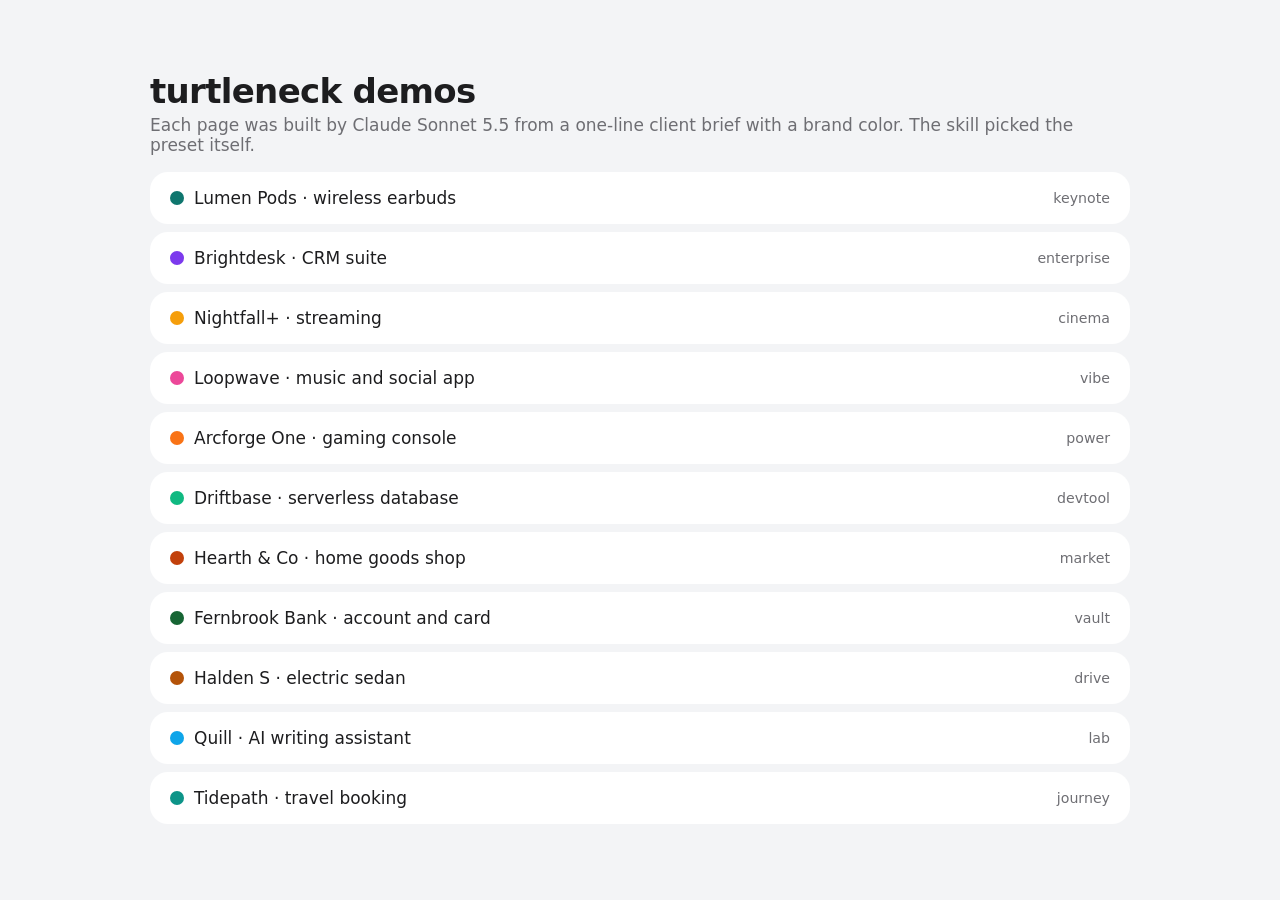
<file: demos/index.html>
<!doctype html><meta charset="utf-8"><meta name="viewport" content="width=device-width,initial-scale=1"><title>turtleneck demos</title>
<style>body{font:17px -apple-system,system-ui,sans-serif;margin:0;background:#f3f4f6;color:#1d1d1f}main{max-width:980px;margin:0 auto;padding:48px 20px}h1{font-weight:600;letter-spacing:-.02em;margin-bottom:4px}p{color:#6e6e73;margin-top:0}a{display:flex;justify-content:space-between;align-items:center;gap:16px;padding:16px 20px;margin:8px 0;background:#fff;border-radius:18px;color:#1d1d1f;text-decoration:none}a:hover{outline:2px solid #2264ee}small{color:#6e6e73}i{display:inline-block;width:14px;height:14px;border-radius:50%;margin-right:10px;vertical-align:-1px}@media(prefers-color-scheme:dark){body{background:#000;color:#f5f5f7}a{background:#161617;color:#f5f5f7}small,p{color:#86868b}}</style>
<main><h1>turtleneck demos</h1><p>Each page was built by Claude Sonnet 5.5 from a one-line client brief with a brand color. The skill picked the preset itself.</p>
<a href="lumen/"><span><i style="background:#0F766E"></i>Lumen Pods · wireless earbuds</span><small>keynote</small></a>
<a href="brightdesk/"><span><i style="background:#7C3AED"></i>Brightdesk · CRM suite</span><small>enterprise</small></a>
<a href="nightfall/"><span><i style="background:#F59E0B"></i>Nightfall+ · streaming</span><small>cinema</small></a>
<a href="loopwave/"><span><i style="background:#EC4899"></i>Loopwave · music and social app</span><small>vibe</small></a>
<a href="arcforge/"><span><i style="background:#F97316"></i>Arcforge One · gaming console</span><small>power</small></a>
<a href="driftbase/"><span><i style="background:#10B981"></i>Driftbase · serverless database</span><small>devtool</small></a>
<a href="hearth/"><span><i style="background:#C2410C"></i>Hearth &amp; Co · home goods shop</span><small>market</small></a>
<a href="fernbrook/"><span><i style="background:#166534"></i>Fernbrook Bank · account and card</span><small>vault</small></a>
<a href="halden/"><span><i style="background:#B45309"></i>Halden S · electric sedan</span><small>drive</small></a>
<a href="quill/"><span><i style="background:#0EA5E9"></i>Quill · AI writing assistant</span><small>lab</small></a>
<a href="tidepath/"><span><i style="background:#0D9488"></i>Tidepath · travel booking</span><small>journey</small></a>
</main>
</file>
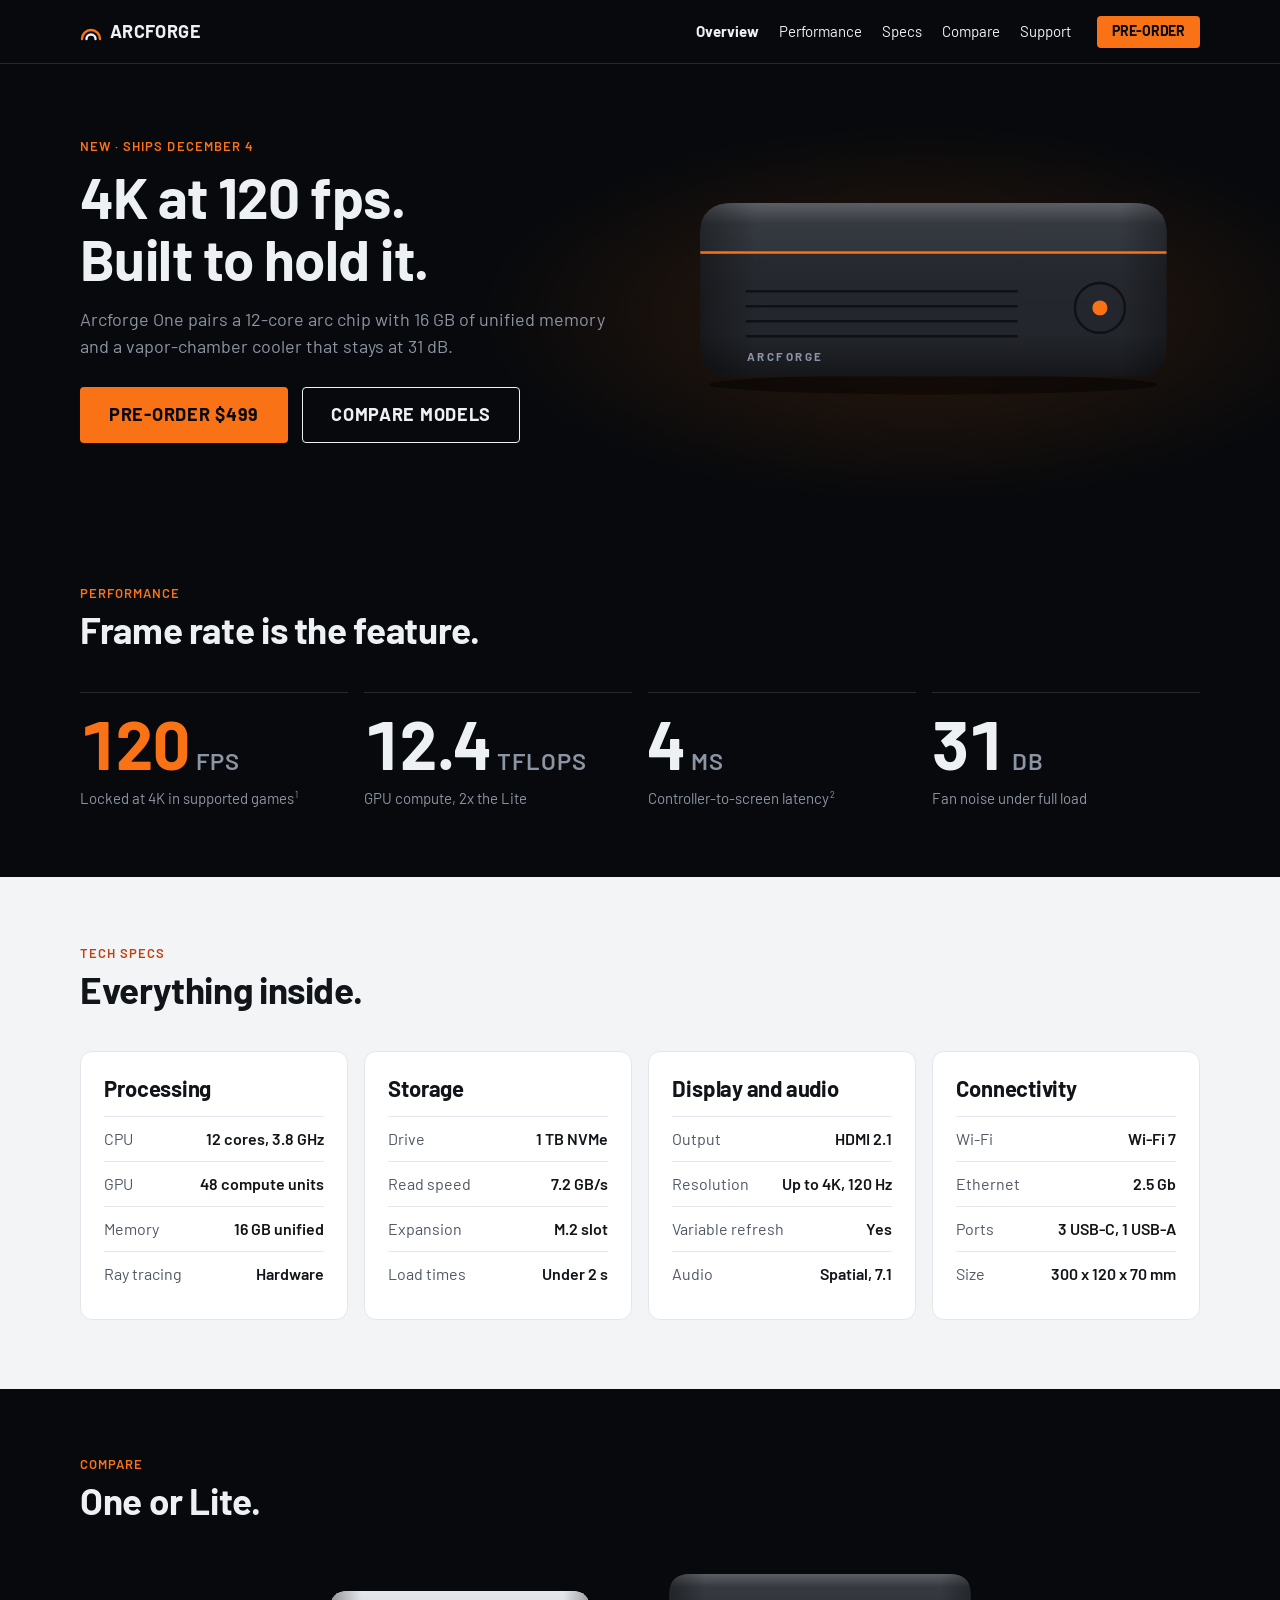
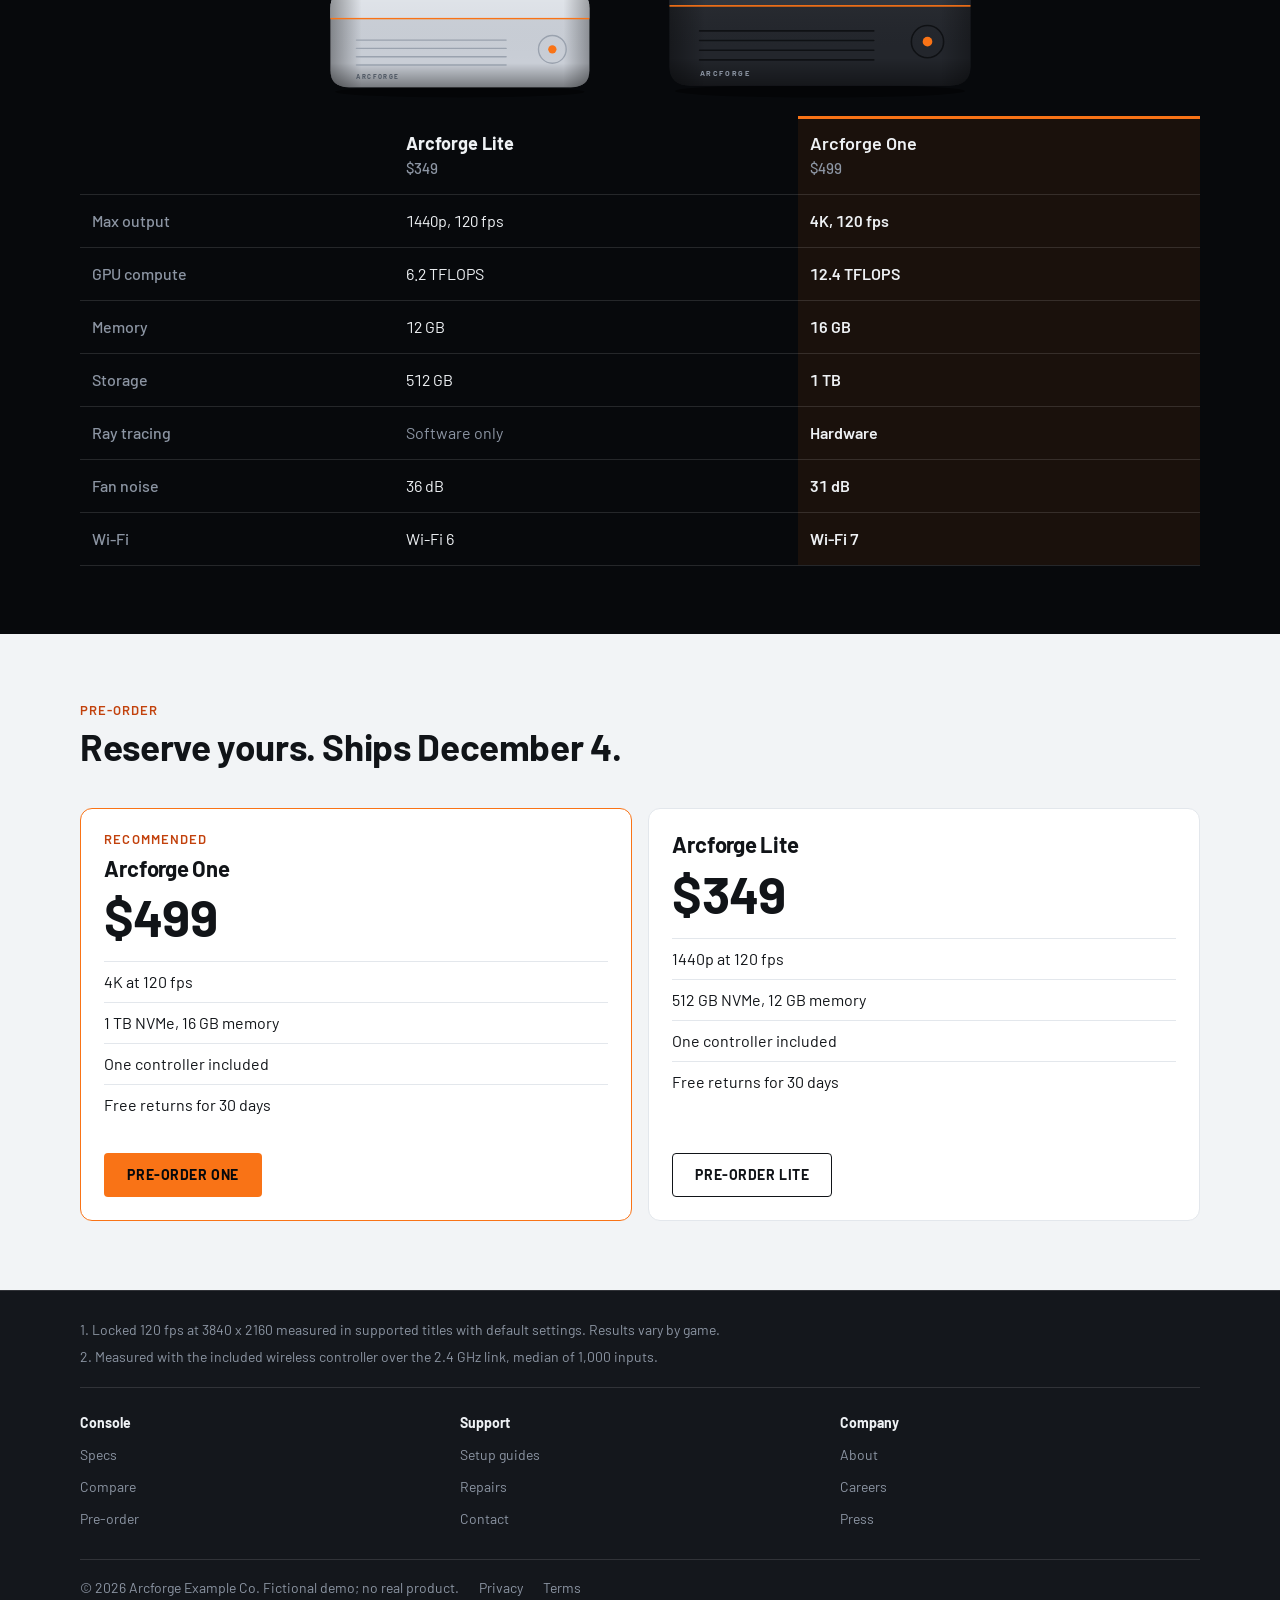
<file: demos/arcforge/index.html>
<!doctype html>
<html lang="en">
<head>
<meta charset="utf-8">
<meta name="viewport" content="width=device-width, initial-scale=1, viewport-fit=cover">
<meta name="theme-color" content="#07090c">
<title>Arcforge One Console</title>
<meta name="description" content="Arcforge One: a fictional gaming console with 4K at 120 fps. Demo page built with the turtleneck skill, power preset, brand accent #F97316.">
<link rel="stylesheet" href="https://fonts.googleapis.com/css2?family=Barlow:wght@400;500;600;700&display=swap">
<link rel="stylesheet" href="../../skills/turtleneck/tokens.css">
<link rel="stylesheet" href="../../skills/turtleneck/styles/power.css">
<link rel="stylesheet" href="site.css">
</head>
<body>

<svg width="0" height="0" style="position:absolute" aria-hidden="true">
  <defs>
    <linearGradient id="g-top" x1="0" y1="0" x2="0" y2="1"><stop offset="0" stop-color="#fff" stop-opacity=".22"/><stop offset=".12" stop-color="#fff" stop-opacity=".04"/><stop offset=".75" stop-color="#000" stop-opacity="0"/><stop offset="1" stop-color="#000" stop-opacity=".4"/></linearGradient>
    <linearGradient id="g-end" x1="0" x2="1"><stop offset="0" stop-color="#000" stop-opacity=".35"/><stop offset=".12" stop-color="#000" stop-opacity="0"/><stop offset=".9" stop-color="#000" stop-opacity="0"/><stop offset="1" stop-color="#000" stop-opacity=".3"/></linearGradient>
  </defs>
  <symbol id="console" viewBox="0 0 640 260">
    <ellipse cx="320" cy="242" rx="270" ry="12" fill="#000" fill-opacity=".45"/>
    <path d="M40 60 Q40 24 80 24 H560 Q600 24 600 60 V196 Q600 232 560 232 H80 Q40 232 40 196 Z" style="fill:var(--body)"/>
    <path d="M40 60 Q40 24 80 24 H560 Q600 24 600 60 V82 H40 Z" style="fill:var(--lid)"/>
    <path d="M40 60 Q40 24 80 24 H560 Q600 24 600 60 V196 Q600 232 560 232 H80 Q40 232 40 196 Z" fill="url(#g-top)"/>
    <path d="M40 60 Q40 24 80 24 H560 Q600 24 600 60 V196 Q600 232 560 232 H80 Q40 232 40 196 Z" fill="url(#g-end)"/>
    <rect x="40" y="82" width="560" height="3" style="fill:var(--glow)"/>
    <g style="stroke:var(--vent)" stroke-width="3" stroke-linecap="round">
      <path d="M96 130 H420"/><path d="M96 148 H420"/><path d="M96 166 H420"/><path d="M96 184 H420"/>
    </g>
    <circle cx="520" cy="150" r="30" fill="none" style="stroke:var(--vent)" stroke-width="3"/>
    <circle cx="520" cy="150" r="9" style="fill:var(--glow)"/>
    <text x="96" y="214" font-family="Barlow, Arial, sans-serif" font-weight="700" font-size="14" letter-spacing="3" style="fill:var(--label)">ARCFORGE</text>
  </symbol>
</svg>

<nav class="gnav" aria-label="Global">
  <div class="gnav-inner">
    <a class="gnav-mark" href="#top" aria-label="Arcforge home">
      <svg width="22" height="22" viewBox="0 0 22 22" aria-hidden="true"><path d="M2 18 A9 9 0 0 1 20 18" fill="none" stroke="#F97316" stroke-width="2.4" stroke-linecap="round"/><path d="M6.5 18 A4.5 4.5 0 0 1 15.5 18" fill="none" stroke="currentColor" stroke-width="2.4" stroke-linecap="round"/></svg>
      <span>Arcforge</span>
    </a>
    <ul class="gnav-links">
      <li><a href="#top" aria-current="page">Overview</a></li>
      <li><a href="#performance">Performance</a></li>
      <li><a href="#specs">Specs</a></li>
      <li><a href="#compare">Compare</a></li>
      <li><a href="#footer">Support</a></li>
    </ul>
    <a class="a-button a-button-small gnav-buy" href="#preorder">Pre-order</a>
    <button class="gnav-burger" type="button" popovertarget="gnav-menu" aria-label="Menu"><svg width="20" height="20" viewBox="0 0 20 20" aria-hidden="true"><path d="M2 6h16M2 14h16" stroke="currentColor" stroke-width="2" stroke-linecap="round"/></svg></button>
  </div>
</nav>
<div class="gnav-flyout" id="gnav-menu" popover>
  <button class="gnav-burger gnav-close" type="button" popovertarget="gnav-menu" popovertargetaction="hide" aria-label="Close menu"><svg width="20" height="20" viewBox="0 0 20 20" aria-hidden="true"><path d="M4 4l12 12M16 4L4 16" stroke="currentColor" stroke-width="2" stroke-linecap="round"/></svg></button>
  <ul>
    <li><a href="#performance">Performance</a></li>
    <li><a href="#specs">Specs</a></li>
    <li><a href="#compare">Compare</a></li>
    <li><a href="#preorder">Pre-order</a></li>
  </ul>
</div>

<main id="top">
  <section class="hero">
    <div class="a-container-wide hero-grid">
      <div class="hero-copy">
        <p class="a-eyebrow">New &middot; Ships December 4</p>
        <h1 class="a-hero">4K at 120 fps. Built to hold it.</h1>
        <p class="a-intro">Arcforge One pairs a 12-core arc chip with 16 GB of unified memory and a vapor-chamber cooler that stays at 31 dB.</p>
        <div class="a-buttons hero-buttons">
          <a class="a-button a-button-large" href="#preorder">Pre-order $499</a>
          <a class="a-button a-button-large a-button-secondary" href="#compare">Compare models</a>
        </div>
      </div>
      <div class="art hero-art" role="img" aria-label="Arcforge One console, front view">
        <svg viewBox="0 0 640 260"><use href="#console"/></svg>
      </div>
    </div>
  </section>

  <section class="a-section-block perf" id="performance">
    <div class="a-container-wide">
      <p class="a-eyebrow">Performance</p>
      <h2 class="a-headline">Frame rate is the feature.</h2>
      <div class="stats">
        <div class="stat"><p class="stat-num a-num">120<span class="unit">fps</span></p><p class="stat-label">Locked at 4K in supported games<sup class="fn">1</sup></p></div>
        <div class="stat"><p class="stat-num a-num">12.4<span class="unit">TFLOPS</span></p><p class="stat-label">GPU compute, 2x the Lite</p></div>
        <div class="stat"><p class="stat-num a-num">4<span class="unit">ms</span></p><p class="stat-label">Controller-to-screen latency<sup class="fn">2</sup></p></div>
        <div class="stat"><p class="stat-num a-num">31<span class="unit">dB</span></p><p class="stat-label">Fan noise under full load</p></div>
      </div>
    </div>
  </section>

  <section class="a-section-block a-light a-alt specs-section" id="specs">
    <div class="a-container-wide">
      <p class="a-eyebrow">Tech specs</p>
      <h2 class="a-headline">Everything inside.</h2>
      <div class="a-grid specs">
        <article class="a-tile spec-card"><h3 class="a-tile-head">Processing</h3>
          <dl><div><dt>CPU</dt><dd>12 cores, 3.8 GHz</dd></div><div><dt>GPU</dt><dd>48 compute units</dd></div><div><dt>Memory</dt><dd>16 GB unified</dd></div><div><dt>Ray tracing</dt><dd>Hardware</dd></div></dl></article>
        <article class="a-tile spec-card"><h3 class="a-tile-head">Storage</h3>
          <dl><div><dt>Drive</dt><dd>1 TB NVMe</dd></div><div><dt>Read speed</dt><dd>7.2 GB/s</dd></div><div><dt>Expansion</dt><dd>M.2 slot</dd></div><div><dt>Load times</dt><dd>Under 2 s</dd></div></dl></article>
        <article class="a-tile spec-card"><h3 class="a-tile-head">Display and audio</h3>
          <dl><div><dt>Output</dt><dd>HDMI 2.1</dd></div><div><dt>Resolution</dt><dd>Up to 4K, 120 Hz</dd></div><div><dt>Variable refresh</dt><dd>Yes</dd></div><div><dt>Audio</dt><dd>Spatial, 7.1</dd></div></dl></article>
        <article class="a-tile spec-card"><h3 class="a-tile-head">Connectivity</h3>
          <dl><div><dt>Wi-Fi</dt><dd>Wi-Fi 7</dd></div><div><dt>Ethernet</dt><dd>2.5 Gb</dd></div><div><dt>Ports</dt><dd>3 USB-C, 1 USB-A</dd></div><div><dt>Size</dt><dd>300 x 120 x 70 mm</dd></div></dl></article>
      </div>
    </div>
  </section>

  <section class="a-section-block" id="compare">
    <div class="a-container-wide">
      <p class="a-eyebrow">Compare</p>
      <h2 class="a-headline">One or Lite.</h2>
      <div class="cmp-art">
        <div class="art lite" role="img" aria-label="Arcforge Lite"><svg viewBox="0 0 640 260"><use href="#console"/></svg></div>
        <div class="art" role="img" aria-label="Arcforge One"><svg viewBox="0 0 640 260"><use href="#console"/></svg></div>
      </div>
      <table class="cmp">
        <thead><tr><th scope="col"><span class="a-visually-hidden">Feature</span></th><th scope="col">Arcforge Lite<span class="cmp-price">$349</span></th><th scope="col" class="hl">Arcforge One<span class="cmp-price">$499</span></th></tr></thead>
        <tbody>
          <tr><th scope="row">Max output</th><td>1440p, 120 fps</td><td class="hl">4K, 120 fps</td></tr>
          <tr><th scope="row">GPU compute</th><td>6.2 TFLOPS</td><td class="hl">12.4 TFLOPS</td></tr>
          <tr><th scope="row">Memory</th><td>12 GB</td><td class="hl">16 GB</td></tr>
          <tr><th scope="row">Storage</th><td>512 GB</td><td class="hl">1 TB</td></tr>
          <tr><th scope="row">Ray tracing</th><td class="no">Software only</td><td class="hl">Hardware</td></tr>
          <tr><th scope="row">Fan noise</th><td>36 dB</td><td class="hl">31 dB</td></tr>
          <tr><th scope="row">Wi-Fi</th><td>Wi-Fi 6</td><td class="hl">Wi-Fi 7</td></tr>
        </tbody>
      </table>
    </div>
  </section>

  <section class="a-section-block a-light a-alt" id="preorder">
    <div class="a-container-wide">
      <p class="a-eyebrow">Pre-order</p>
      <h2 class="a-headline">Reserve yours. Ships December 4.</h2>
      <div class="a-grid plans">
        <article class="a-tile plan plan-hl"><p class="a-eyebrow">Recommended</p><h3 class="a-tile-head">Arcforge One</h3><p class="plan-price a-num">$499</p>
          <ul><li>4K at 120 fps</li><li>1 TB NVMe, 16 GB memory</li><li>One controller included</li><li>Free returns for 30 days</li></ul>
          <a class="a-button" href="#preorder">Pre-order One</a></article>
        <article class="a-tile plan"><h3 class="a-tile-head">Arcforge Lite</h3><p class="plan-price a-num">$349</p>
          <ul><li>1440p at 120 fps</li><li>512 GB NVMe, 12 GB memory</li><li>One controller included</li><li>Free returns for 30 days</li></ul>
          <a class="a-button a-button-secondary" href="#preorder">Pre-order Lite</a></article>
      </div>
    </div>
  </section>
</main>

<footer class="gfoot" id="footer">
  <div class="a-container-wide">
    <ol class="gfoot-notes">
      <li>1. Locked 120 fps at 3840 x 2160 measured in supported titles with default settings. Results vary by game.</li>
      <li>2. Measured with the included wireless controller over the 2.4 GHz link, median of 1,000 inputs.</li>
    </ol>
    <div class="gfoot-cols">
      <div><h3>Console</h3><ul><li><a href="#specs">Specs</a></li><li><a href="#compare">Compare</a></li><li><a href="#preorder">Pre-order</a></li></ul></div>
      <div><h3>Support</h3><ul><li><a href="#footer">Setup guides</a></li><li><a href="#footer">Repairs</a></li><li><a href="#footer">Contact</a></li></ul></div>
      <div><h3>Company</h3><ul><li><a href="#footer">About</a></li><li><a href="#footer">Careers</a></li><li><a href="#footer">Press</a></li></ul></div>
    </div>
    <div class="gfoot-legal"><span>&copy; 2026 Arcforge Example Co. Fictional demo; no real product.</span><a href="#footer">Privacy</a><a href="#footer">Terms</a></div>
  </div>
</footer>
<script>
document.querySelectorAll('.gnav-flyout a').forEach(a => a.addEventListener('click', () => document.getElementById('gnav-menu').hidePopover()));
</script>
</body>
</html>
</file>
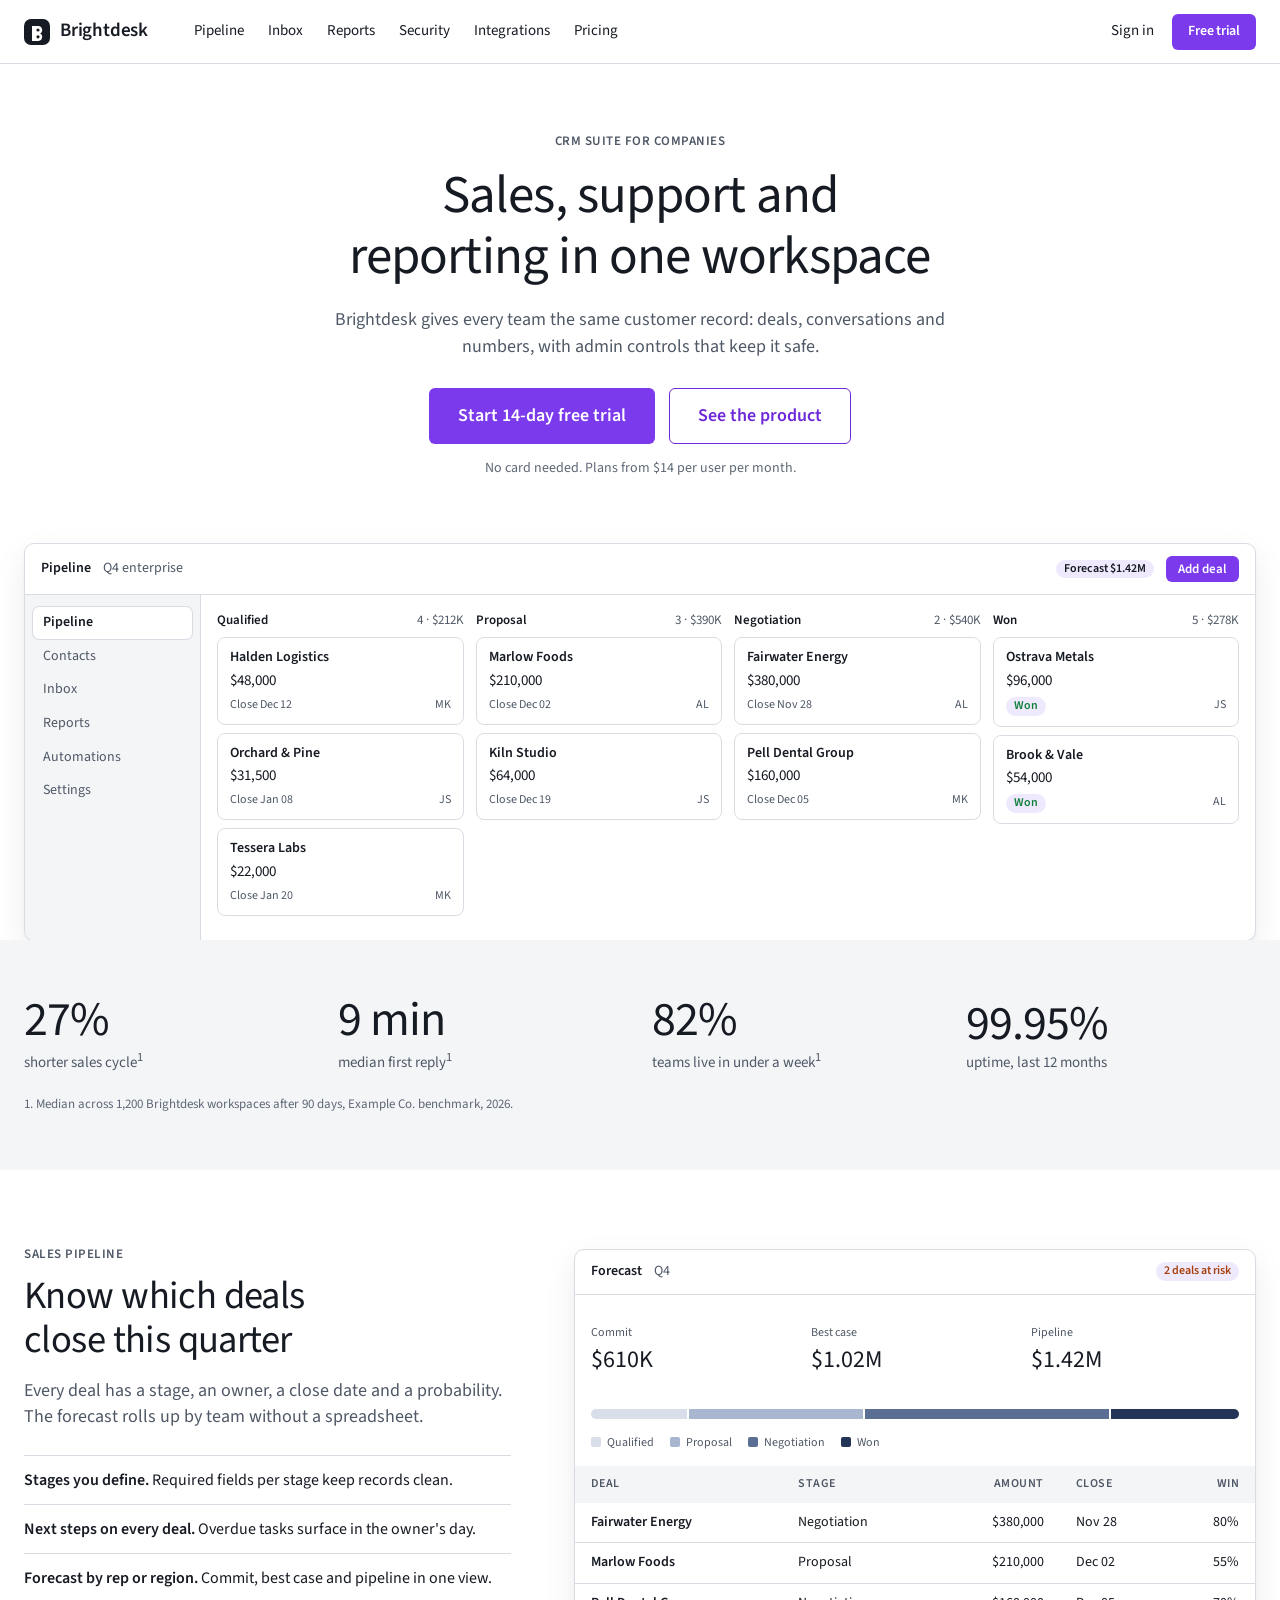
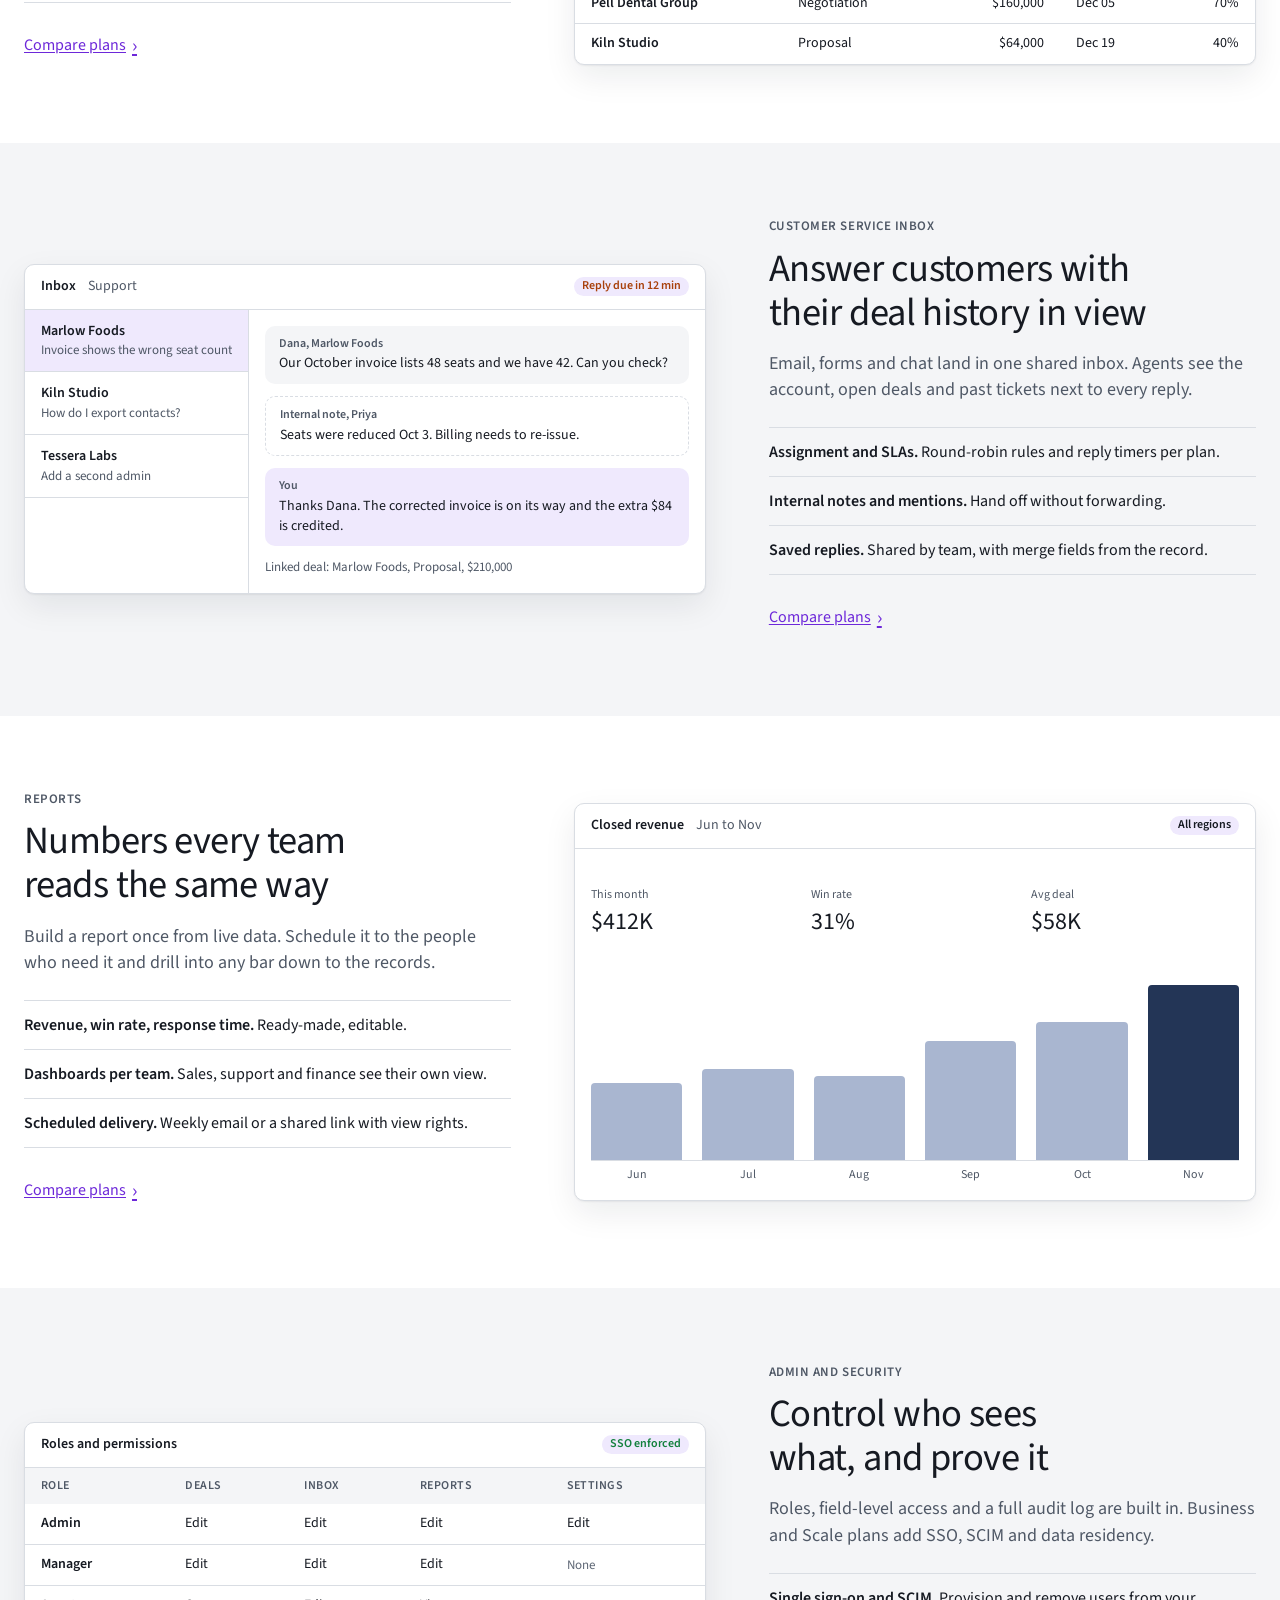
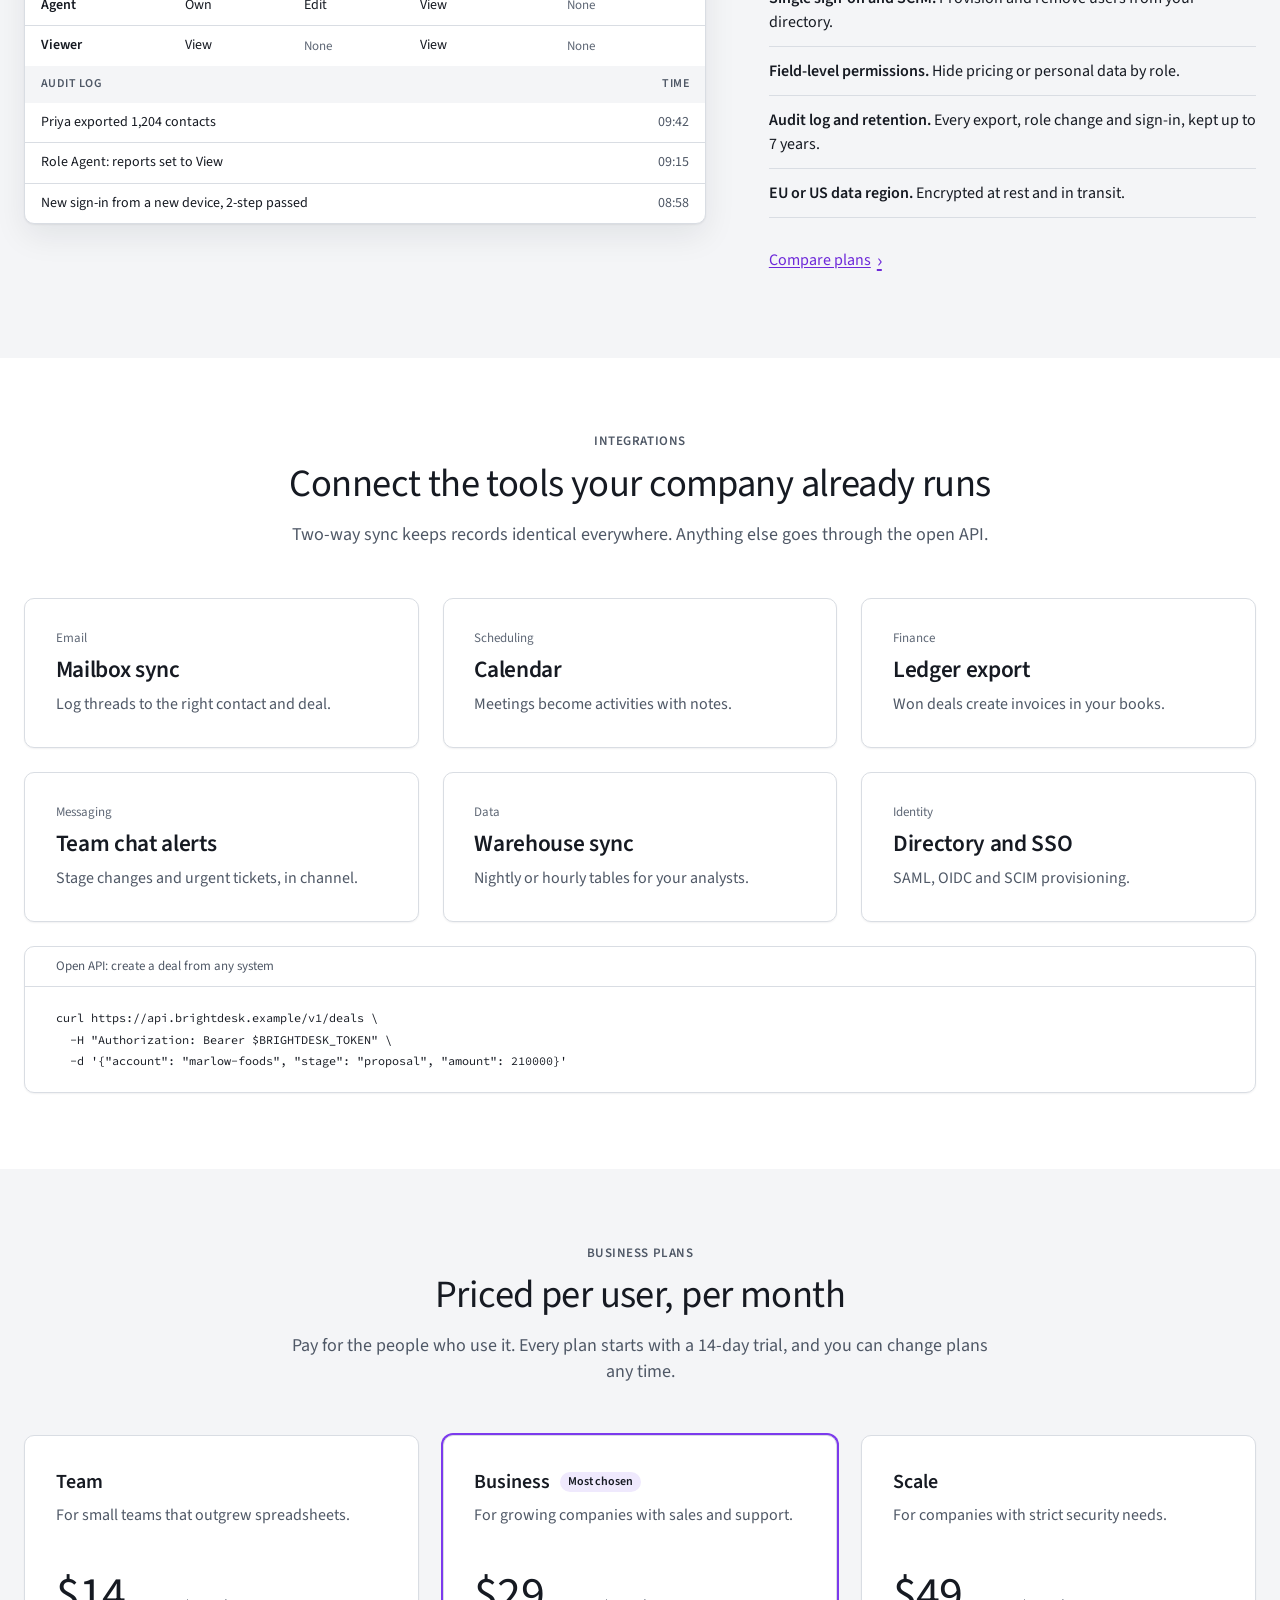
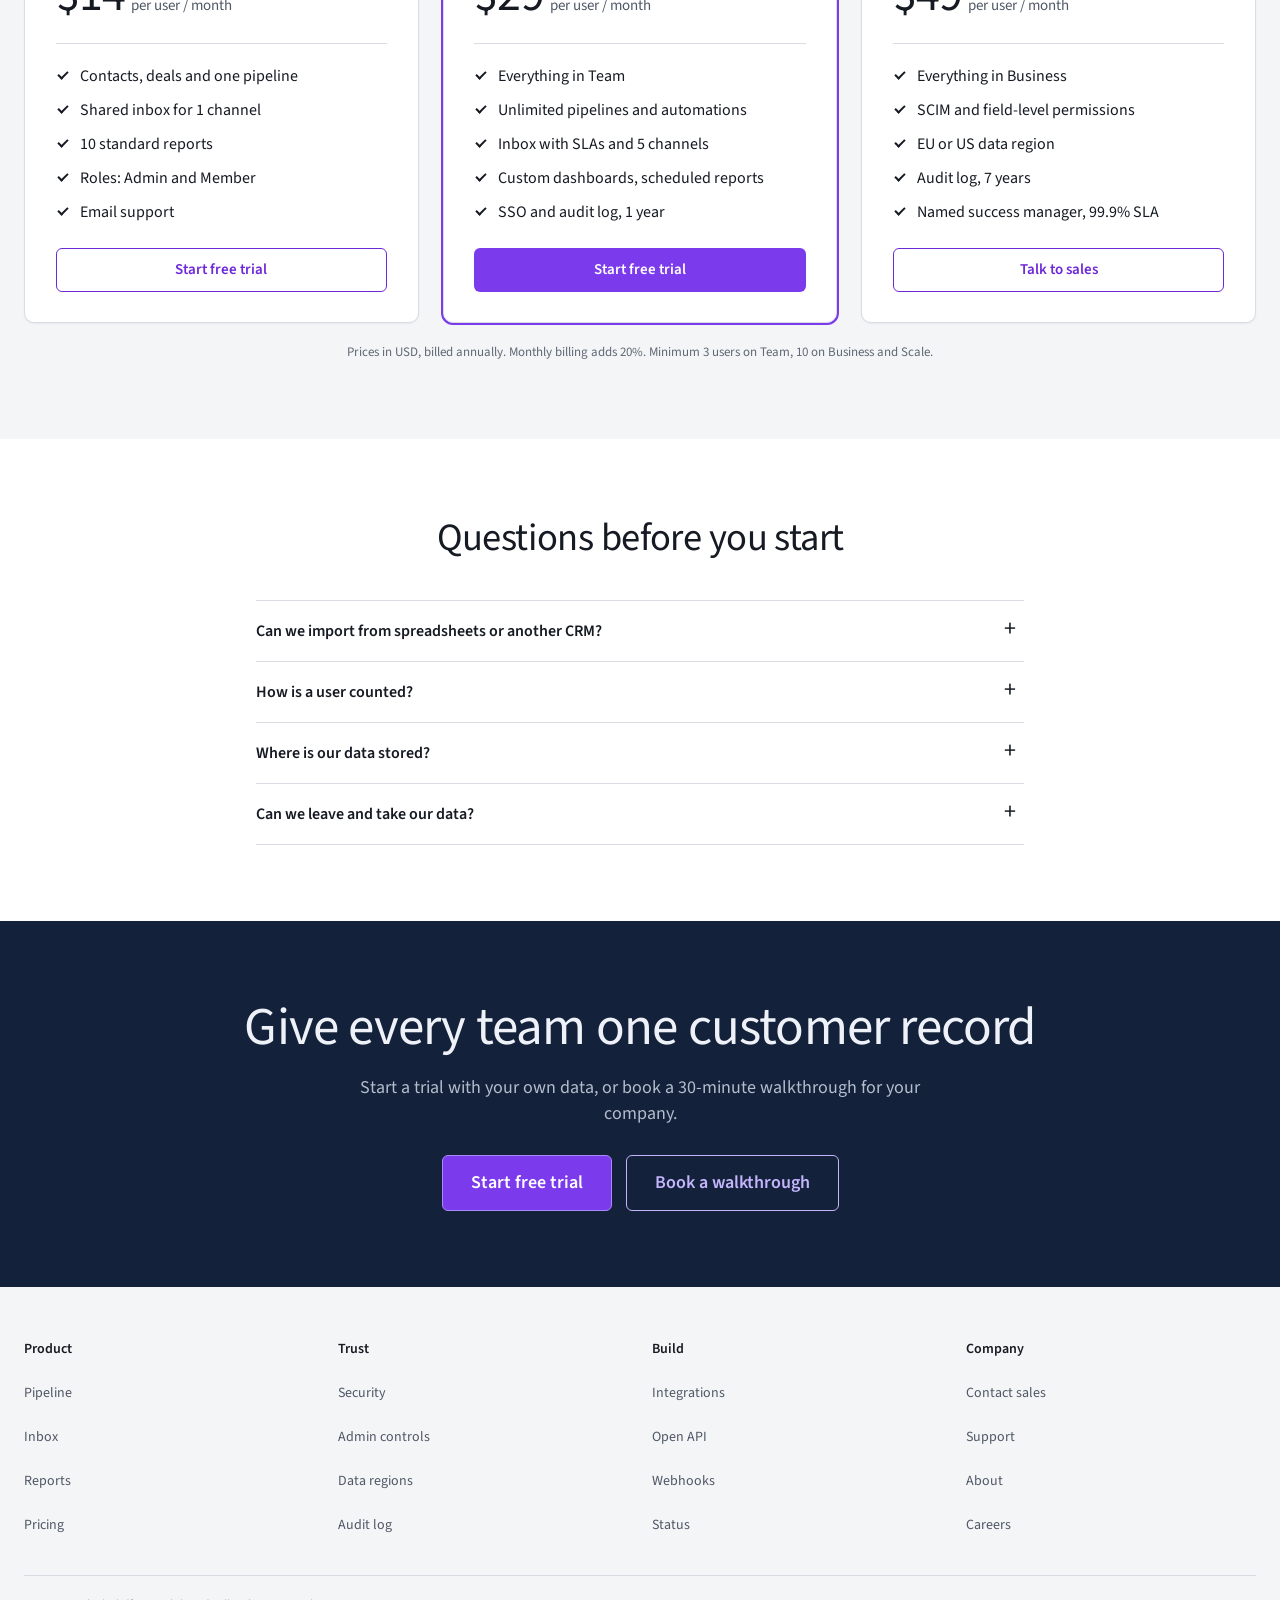
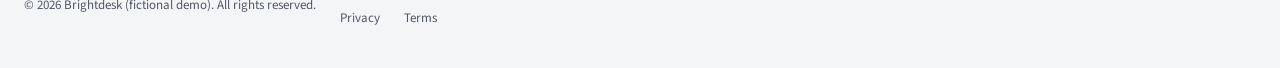
<file: demos/brightdesk/index.html>
<!doctype html>
<html lang="en">
<head>
<meta charset="utf-8">
<meta name="viewport" content="width=device-width, initial-scale=1, viewport-fit=cover">
<title>Brightdesk: the CRM suite for companies</title>
<meta name="description" content="Brightdesk puts sales pipeline, customer inbox, reports and admin controls in one CRM suite. Business plans from $14 per user per month.">
<link rel="stylesheet" href="https://fonts.googleapis.com/css2?family=Source+Sans+3:wght@400;600&family=Source+Code+Pro&display=swap">
<link rel="stylesheet" href="../../skills/turtleneck/tokens.css">
<link rel="stylesheet" href="../../skills/turtleneck/styles/enterprise.css">
<link rel="stylesheet" href="site.css">
</head>
<body>
<a class="skip" href="#main">Skip to content</a>

<nav class="gnav" aria-label="Global">
  <ul class="gnav-list">
    <li><a class="gnav-mark" href="#top" aria-label="Brightdesk home">
      <svg viewBox="0 0 26 26" aria-hidden="true"><rect width="26" height="26" rx="7" fill="currentColor"/><path d="M8 7h6.2a4 4 0 0 1 1.9 7.5A4 4 0 0 1 14.5 22H8z" fill="var(--a-bg)"/><circle cx="14" cy="11" r="1.6" fill="currentColor"/><circle cx="14" cy="17.8" r="1.6" fill="currentColor"/></svg>
      Brightdesk</a></li>
    <li class="gnav-links">
      <a href="#pipeline">Pipeline</a><a href="#inbox">Inbox</a><a href="#reports">Reports</a><a href="#security">Security</a><a href="#integrations">Integrations</a><a href="#pricing">Pricing</a>
    </li>
    <li class="gnav-end">
      <a href="#pricing">Sign in</a>
      <a class="a-button a-button-small" href="#pricing">Free trial</a>
      <button class="gnav-burger" type="button" popovertarget="menu" aria-label="Open menu">
        <svg width="20" height="20" viewBox="0 0 20 20" aria-hidden="true"><path d="M2 6h16M2 14h16" stroke="currentColor" stroke-width="1.8" stroke-linecap="round"/></svg></button>
    </li>
  </ul>
</nav>
<div class="gnav-flyout" id="menu" popover>
  <button class="close" type="button" popovertarget="menu" popovertargetaction="hide" aria-label="Close menu">&times;</button>
  <ul>
    <li><a href="#pipeline">Pipeline</a></li><li><a href="#inbox">Inbox</a></li><li><a href="#reports">Reports</a></li>
    <li><a href="#security">Security</a></li><li><a href="#integrations">Integrations</a></li><li><a href="#pricing">Pricing</a></li>
  </ul>
  <a class="a-button" href="#pricing">Start free trial</a>
</div>

<main id="main">
<section class="hero a-center" id="top">
  <div class="a-container-wide">
    <p class="a-eyebrow">CRM suite for companies</p>
    <h1 class="a-hero">Sales, support and reporting in one workspace</h1>
    <p class="a-intro">Brightdesk gives every team the same customer record: deals, conversations and numbers, with admin controls that keep it safe.</p>
    <div class="a-buttons">
      <a class="a-button a-button-large" href="#pricing">Start 14-day free trial</a>
      <a class="a-button a-button-large a-button-secondary" href="#pipeline">See the product</a>
    </div>
    <p class="fine">No card needed. Plans from $14 per user per month.</p>

    <div class="ui hero-ui" role="img" aria-label="Brightdesk sales pipeline board with four stages: Qualified, Proposal, Negotiation and Won, each holding deal cards with amounts and close dates.">
      <div class="ui-bar" aria-hidden="true"><b>Pipeline</b><span class="muted">Q4 enterprise</span><span class="sp chip">Forecast $1.42M</span><span class="ui-btn">Add deal</span></div>
      <div class="ui-body" aria-hidden="true">
        <div class="rail-nav"><span class="on">Pipeline</span><span>Contacts</span><span>Inbox</span><span>Reports</span><span>Automations</span><span>Settings</span></div>
        <div class="board">
          <div class="col"><h4>Qualified <span>4 &middot; $212K</span></h4>
            <div class="deal"><b>Halden Logistics</b><div class="amt">$48,000</div><div class="meta"><span>Close Dec 12</span><span>MK</span></div></div>
            <div class="deal"><b>Orchard &amp; Pine</b><div class="amt">$31,500</div><div class="meta"><span>Close Jan 08</span><span>JS</span></div></div>
            <div class="deal"><b>Tessera Labs</b><div class="amt">$22,000</div><div class="meta"><span>Close Jan 20</span><span>MK</span></div></div></div>
          <div class="col"><h4>Proposal <span>3 &middot; $390K</span></h4>
            <div class="deal"><b>Marlow Foods</b><div class="amt">$210,000</div><div class="meta"><span>Close Dec 02</span><span>AL</span></div></div>
            <div class="deal"><b>Kiln Studio</b><div class="amt">$64,000</div><div class="meta"><span>Close Dec 19</span><span>JS</span></div></div></div>
          <div class="col"><h4>Negotiation <span>2 &middot; $540K</span></h4>
            <div class="deal"><b>Fairwater Energy</b><div class="amt">$380,000</div><div class="meta"><span>Close Nov 28</span><span>AL</span></div></div>
            <div class="deal"><b>Pell Dental Group</b><div class="amt">$160,000</div><div class="meta"><span>Close Dec 05</span><span>MK</span></div></div></div>
          <div class="col"><h4>Won <span>5 &middot; $278K</span></h4>
            <div class="deal"><b>Ostrava Metals</b><div class="amt">$96,000</div><div class="meta"><span class="chip ok">Won</span><span>JS</span></div></div>
            <div class="deal"><b>Brook &amp; Vale</b><div class="amt">$54,000</div><div class="meta"><span class="chip ok">Won</span><span>AL</span></div></div></div>
        </div>
      </div>
    </div>
  </div>
</section>

<section class="stats-sec a-alt" aria-label="Results">
  <div class="a-container-wide">
    <dl class="stats">
      <div><dt>shorter sales cycle<sup>1</sup></dt><dd>27%</dd></div>
      <div><dt>median first reply<sup>1</sup></dt><dd>9 min</dd></div>
      <div><dt>teams live in under a week<sup>1</sup></dt><dd>82%</dd></div>
      <div><dt>uptime, last 12 months</dt><dd>99.95%</dd></div>
    </dl>
    <p class="fn">1. Median across 1,200 Brightdesk workspaces after 90 days, Example Co. benchmark, 2026.</p>
  </div>
</section>

<section class="a-section-block" id="pipeline">
  <div class="a-container-wide feature">
    <div class="copy">
      <p class="a-eyebrow">Sales pipeline</p>
      <h2 class="a-headline">Know which deals close this quarter</h2>
      <p class="a-intro">Every deal has a stage, an owner, a close date and a probability. The forecast rolls up by team without a spreadsheet.</p>
      <ul class="points">
        <li><b>Stages you define.</b> Required fields per stage keep records clean.</li>
        <li><b>Next steps on every deal.</b> Overdue tasks surface in the owner's day.</li>
        <li><b>Forecast by rep or region.</b> Commit, best case and pipeline in one view.</li>
      </ul>
      <a class="a-more" href="#pricing">Compare plans</a>
    </div>
    <div class="ui" role="img" aria-label="Forecast table listing four open deals with stage, amount, close date and win probability, above a stacked bar of pipeline by stage.">
      <div class="ui-bar" aria-hidden="true"><b>Forecast</b><span class="muted">Q4</span><span class="sp chip warn">2 deals at risk</span></div>
      <div aria-hidden="true">
        <dl class="kpis"><div><dt>Commit</dt><dd>$610K</dd></div><div><dt>Best case</dt><dd>$1.02M</dd></div><div><dt>Pipeline</dt><dd>$1.42M</dd></div></dl>
        <div class="stage"><i style="width:15%;background:var(--navy-4)"></i><i style="width:27%;background:var(--navy-3)"></i><i style="width:38%;background:var(--navy-2)"></i><i style="width:20%;background:var(--navy)"></i></div>
        <div class="legend"><span style="--c:var(--navy-4)">Qualified</span><span style="--c:var(--navy-3)">Proposal</span><span style="--c:var(--navy-2)">Negotiation</span><span style="--c:var(--navy)">Won</span></div>
        <table class="ui-table">
          <thead><tr><th>Deal</th><th class="hide-s">Stage</th><th class="r">Amount</th><th class="hide-s">Close</th><th class="r">Win</th></tr></thead>
          <tbody>
            <tr><th>Fairwater Energy</th><td class="hide-s">Negotiation</td><td class="r">$380,000</td><td class="hide-s">Nov 28</td><td class="r">80%</td></tr>
            <tr><th>Marlow Foods</th><td class="hide-s">Proposal</td><td class="r">$210,000</td><td class="hide-s">Dec 02</td><td class="r">55%</td></tr>
            <tr><th>Pell Dental Group</th><td class="hide-s">Negotiation</td><td class="r">$160,000</td><td class="hide-s">Dec 05</td><td class="r">70%</td></tr>
            <tr><th>Kiln Studio</th><td class="hide-s">Proposal</td><td class="r">$64,000</td><td class="hide-s">Dec 19</td><td class="r">40%</td></tr>
          </tbody>
        </table>
      </div>
    </div>
  </div>
</section>

<section class="a-section-block a-alt" id="inbox">
  <div class="a-container-wide feature flip">
    <div class="ui" role="img" aria-label="Customer service inbox with a list of three open conversations and a thread showing a customer message, an internal note and a reply, with a reply-due timer.">
      <div class="ui-bar" aria-hidden="true"><b>Inbox</b><span class="muted">Support</span><span class="sp chip warn">Reply due in 12 min</span></div>
      <div class="inbox" aria-hidden="true">
        <ul>
          <li class="on"><b>Marlow Foods</b><span>Invoice shows the wrong seat count</span></li>
          <li><b>Kiln Studio</b><span>How do I export contacts?</span></li>
          <li><b>Tessera Labs</b><span>Add a second admin</span></li>
        </ul>
        <div class="thread">
          <div class="msg"><small>Dana, Marlow Foods</small>Our October invoice lists 48 seats and we have 42. Can you check?</div>
          <div class="msg note"><small>Internal note, Priya</small>Seats were reduced Oct 3. Billing needs to re-issue.</div>
          <div class="msg me"><small>You</small>Thanks Dana. The corrected invoice is on its way and the extra $84 is credited.</div>
          <div class="muted" style="font-size:13px">Linked deal: Marlow Foods, Proposal, $210,000</div>
        </div>
      </div>
    </div>
    <div class="copy">
      <p class="a-eyebrow">Customer service inbox</p>
      <h2 class="a-headline">Answer customers with their deal history in view</h2>
      <p class="a-intro">Email, forms and chat land in one shared inbox. Agents see the account, open deals and past tickets next to every reply.</p>
      <ul class="points">
        <li><b>Assignment and SLAs.</b> Round-robin rules and reply timers per plan.</li>
        <li><b>Internal notes and mentions.</b> Hand off without forwarding.</li>
        <li><b>Saved replies.</b> Shared by team, with merge fields from the record.</li>
      </ul>
      <a class="a-more" href="#pricing">Compare plans</a>
    </div>
  </div>
</section>

<section class="a-section-block" id="reports">
  <div class="a-container-wide feature">
    <div class="copy">
      <p class="a-eyebrow">Reports</p>
      <h2 class="a-headline">Numbers every team reads the same way</h2>
      <p class="a-intro">Build a report once from live data. Schedule it to the people who need it and drill into any bar down to the records.</p>
      <ul class="points">
        <li><b>Revenue, win rate, response time.</b> Ready-made, editable.</li>
        <li><b>Dashboards per team.</b> Sales, support and finance see their own view.</li>
        <li><b>Scheduled delivery.</b> Weekly email or a shared link with view rights.</li>
      </ul>
      <a class="a-more" href="#pricing">Compare plans</a>
    </div>
    <div class="ui" role="img" aria-label="Bar chart of closed revenue for six months, rising from $180K in June to $412K in November, with three summary figures.">
      <div class="ui-bar" aria-hidden="true"><b>Closed revenue</b><span class="muted">Jun to Nov</span><span class="sp chip">All regions</span></div>
      <div class="chart-wrap" aria-hidden="true">
        <dl class="kpis"><div><dt>This month</dt><dd>$412K</dd></div><div><dt>Win rate</dt><dd>31%</dd></div><div><dt>Avg deal</dt><dd>$58K</dd></div></dl>
        <div class="chart"><i style="--h:44%"></i><i style="--h:52%"></i><i style="--h:48%"></i><i style="--h:68%"></i><i style="--h:79%"></i><i class="now" style="--h:100%"></i></div>
        <div class="chart-x"><span>Jun</span><span>Jul</span><span>Aug</span><span>Sep</span><span>Oct</span><span>Nov</span></div>
      </div>
    </div>
  </div>
</section>

<section class="a-section-block a-alt" id="security">
  <div class="a-container-wide feature flip">
    <div class="ui" role="img" aria-label="Roles and permissions table for Admin, Manager, Agent and Viewer across deals, inbox, reports and settings.">
      <div class="ui-bar" aria-hidden="true"><b>Roles and permissions</b><span class="sp chip ok">SSO enforced</span></div>
      <div aria-hidden="true">
        <table class="ui-table matrix">
          <thead><tr><th>Role</th><th>Deals</th><th>Inbox</th><th class="hide-s">Reports</th><th class="hide-s">Settings</th></tr></thead>
          <tbody>
            <tr><th>Admin</th><td>Edit</td><td>Edit</td><td class="hide-s">Edit</td><td class="hide-s">Edit</td></tr>
            <tr><th>Manager</th><td>Edit</td><td>Edit</td><td class="hide-s">Edit</td><td class="hide-s perm no">None</td></tr>
            <tr><th>Agent</th><td>Own</td><td>Edit</td><td class="hide-s">View</td><td class="hide-s perm no">None</td></tr>
            <tr><th>Viewer</th><td>View</td><td class="perm no">None</td><td class="hide-s">View</td><td class="hide-s perm no">None</td></tr>
          </tbody>
        </table>
        <table class="ui-table">
          <thead><tr><th>Audit log</th><th class="r">Time</th></tr></thead>
          <tbody>
            <tr><td>Priya exported 1,204 contacts</td><td class="r muted">09:42</td></tr>
            <tr><td>Role Agent: reports set to View</td><td class="r muted">09:15</td></tr>
            <tr><td>New sign-in from a new device, 2-step passed</td><td class="r muted">08:58</td></tr>
          </tbody>
        </table>
      </div>
    </div>
    <div class="copy">
      <p class="a-eyebrow">Admin and security</p>
      <h2 class="a-headline">Control who sees what, and prove it</h2>
      <p class="a-intro">Roles, field-level access and a full audit log are built in. Business and Scale plans add SSO, SCIM and data residency.</p>
      <ul class="points">
        <li><b>Single sign-on and SCIM.</b> Provision and remove users from your directory.</li>
        <li><b>Field-level permissions.</b> Hide pricing or personal data by role.</li>
        <li><b>Audit log and retention.</b> Every export, role change and sign-in, kept up to 7 years.</li>
        <li><b>EU or US data region.</b> Encrypted at rest and in transit.</li>
      </ul>
      <a class="a-more" href="#pricing">Compare plans</a>
    </div>
  </div>
</section>

<section class="a-section-block" id="integrations">
  <div class="a-container-wide">
    <div class="opener">
      <p class="a-eyebrow">Integrations</p>
      <h2 class="a-headline">Connect the tools your company already runs</h2>
      <p class="a-intro">Two-way sync keeps records identical everywhere. Anything else goes through the open API.</p>
    </div>
    <div class="cards">
      <div class="a-tile"><span class="tag">Email</span><h3 class="a-tile-head">Mailbox sync</h3><p>Log threads to the right contact and deal.</p></div>
      <div class="a-tile"><span class="tag">Scheduling</span><h3 class="a-tile-head">Calendar</h3><p>Meetings become activities with notes.</p></div>
      <div class="a-tile"><span class="tag">Finance</span><h3 class="a-tile-head">Ledger export</h3><p>Won deals create invoices in your books.</p></div>
      <div class="a-tile"><span class="tag">Messaging</span><h3 class="a-tile-head">Team chat alerts</h3><p>Stage changes and urgent tickets, in channel.</p></div>
      <div class="a-tile"><span class="tag">Data</span><h3 class="a-tile-head">Warehouse sync</h3><p>Nightly or hourly tables for your analysts.</p></div>
      <div class="a-tile"><span class="tag">Identity</span><h3 class="a-tile-head">Directory and SSO</h3><p>SAML, OIDC and SCIM provisioning.</p></div>
    </div>
    <div class="a-tile codeframe">
      <div class="cap">Open API: create a deal from any system</div>
<pre tabindex="0"><code>curl https://api.brightdesk.example/v1/deals \
  -H "Authorization: Bearer $BRIGHTDESK_TOKEN" \
  -d '{"account": "marlow-foods", "stage": "proposal", "amount": 210000}'</code></pre>
    </div>
  </div>
</section>

<section class="a-section-block a-alt" id="pricing">
  <div class="a-container-wide">
    <div class="opener">
      <p class="a-eyebrow">Business plans</p>
      <h2 class="a-headline">Priced per user, per month</h2>
      <p class="a-intro">Pay for the people who use it. Every plan starts with a 14-day trial, and you can change plans any time.</p>
    </div>
    <div class="plans">
      <article class="a-tile plan">
        <h3>Team</h3><p class="who">For small teams that outgrew spreadsheets.</p>
        <p class="price"><b>$14</b><span>per user / month</span></p>
        <ul><li>Contacts, deals and one pipeline</li><li>Shared inbox for 1 channel</li><li>10 standard reports</li><li>Roles: Admin and Member</li><li>Email support</li></ul>
        <a class="a-button a-button-secondary" href="#top">Start free trial</a>
      </article>
      <article class="a-tile plan rec">
        <h3>Business <span class="chip">Most chosen</span></h3><p class="who">For growing companies with sales and support.</p>
        <p class="price"><b>$29</b><span>per user / month</span></p>
        <ul><li>Everything in Team</li><li>Unlimited pipelines and automations</li><li>Inbox with SLAs and 5 channels</li><li>Custom dashboards, scheduled reports</li><li>SSO and audit log, 1 year</li></ul>
        <a class="a-button" href="#top">Start free trial</a>
      </article>
      <article class="a-tile plan">
        <h3>Scale</h3><p class="who">For companies with strict security needs.</p>
        <p class="price"><b>$49</b><span>per user / month</span></p>
        <ul><li>Everything in Business</li><li>SCIM and field-level permissions</li><li>EU or US data region</li><li>Audit log, 7 years</li><li>Named success manager, 99.9% SLA</li></ul>
        <a class="a-button a-button-secondary" href="#contact">Talk to sales</a>
      </article>
    </div>
    <p class="fn a-center">Prices in USD, billed annually. Monthly billing adds 20%. Minimum 3 users on Team, 10 on Business and Scale.</p>
  </div>
</section>

<section class="a-section-block">
  <div class="a-container">
    <h2 class="a-headline a-center" style="margin-bottom:clamp(1.5rem,1rem + 2vw,2.5rem)">Questions before you start</h2>
    <div class="faq">
      <details><summary>Can we import from spreadsheets or another CRM?</summary><p>Yes. Upload CSV files or connect your old system, map the fields once and review the result before anything goes live.</p></details>
      <details><summary>How is a user counted?</summary><p>Anyone who signs in with edit rights. Viewers on Business and Scale are free, up to 5 per paid user.</p></details>
      <details><summary>Where is our data stored?</summary><p>In the US by default. Scale plans can choose the EU region, and all data is encrypted at rest and in transit.</p></details>
      <details><summary>Can we leave and take our data?</summary><p>Export everything as CSV or through the API at any time, on every plan.</p></details>
    </div>
  </div>
</section>

<section class="a-section-block a-dark closing" id="contact">
  <div class="a-container">
    <h2 class="a-hero">Give every team one customer record</h2>
    <p class="a-intro">Start a trial with your own data, or book a 30-minute walkthrough for your company.</p>
    <div class="a-buttons">
      <a class="a-button a-button-large" href="#pricing">Start free trial</a>
      <a class="a-button a-button-large a-button-secondary" href="#contact">Book a walkthrough</a>
    </div>
  </div>
</section>
</main>

<footer class="gfoot">
  <div class="gfoot-in">
    <div class="gfoot-cols">
      <details open><summary>Product</summary><ul><li><a href="#pipeline">Pipeline</a></li><li><a href="#inbox">Inbox</a></li><li><a href="#reports">Reports</a></li><li><a href="#pricing">Pricing</a></li></ul></details>
      <details open><summary>Trust</summary><ul><li><a href="#security">Security</a></li><li><a href="#security">Admin controls</a></li><li><a href="#security">Data regions</a></li><li><a href="#security">Audit log</a></li></ul></details>
      <details open><summary>Build</summary><ul><li><a href="#integrations">Integrations</a></li><li><a href="#integrations">Open API</a></li><li><a href="#integrations">Webhooks</a></li><li><a href="#integrations">Status</a></li></ul></details>
      <details open><summary>Company</summary><ul><li><a href="#contact">Contact sales</a></li><li><a href="#contact">Support</a></li><li><a href="#top">About</a></li><li><a href="#top">Careers</a></li></ul></details>
    </div>
    <div class="gfoot-legal"><span>&copy; 2026 Brightdesk (fictional demo). All rights reserved.</span><a href="#top">Privacy</a><a href="#top">Terms</a></div>
  </div>
</footer>
<script>
  // Footer columns are accordions on phones, open lists on desktop.
  const mq = matchMedia('(min-width: 735px)');
  const sync = () => document.querySelectorAll('.gfoot details').forEach(d => d.open = mq.matches);
  sync(); mq.addEventListener('change', sync);
  document.querySelectorAll('.gnav-flyout a').forEach(a => a.addEventListener('click', () => document.getElementById('menu').hidePopover()));
</script>
</body>
</html>
</file>
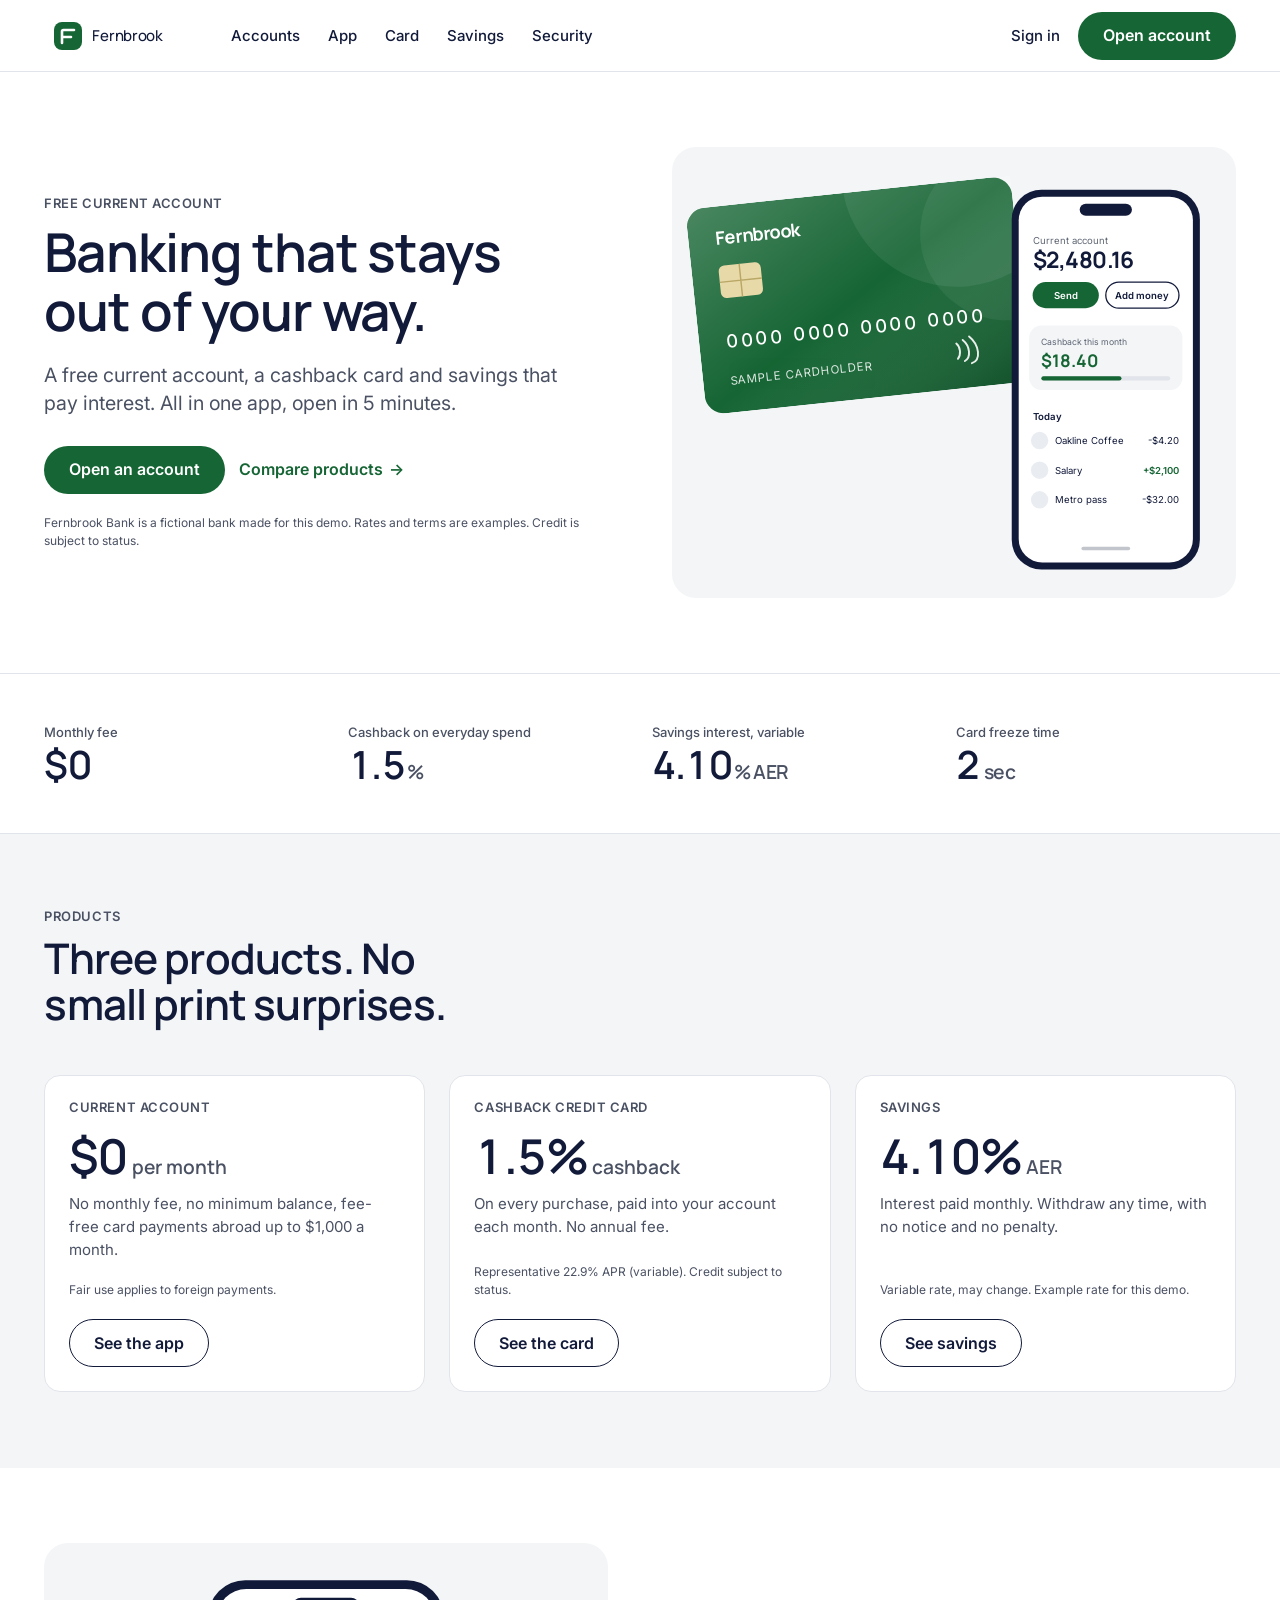
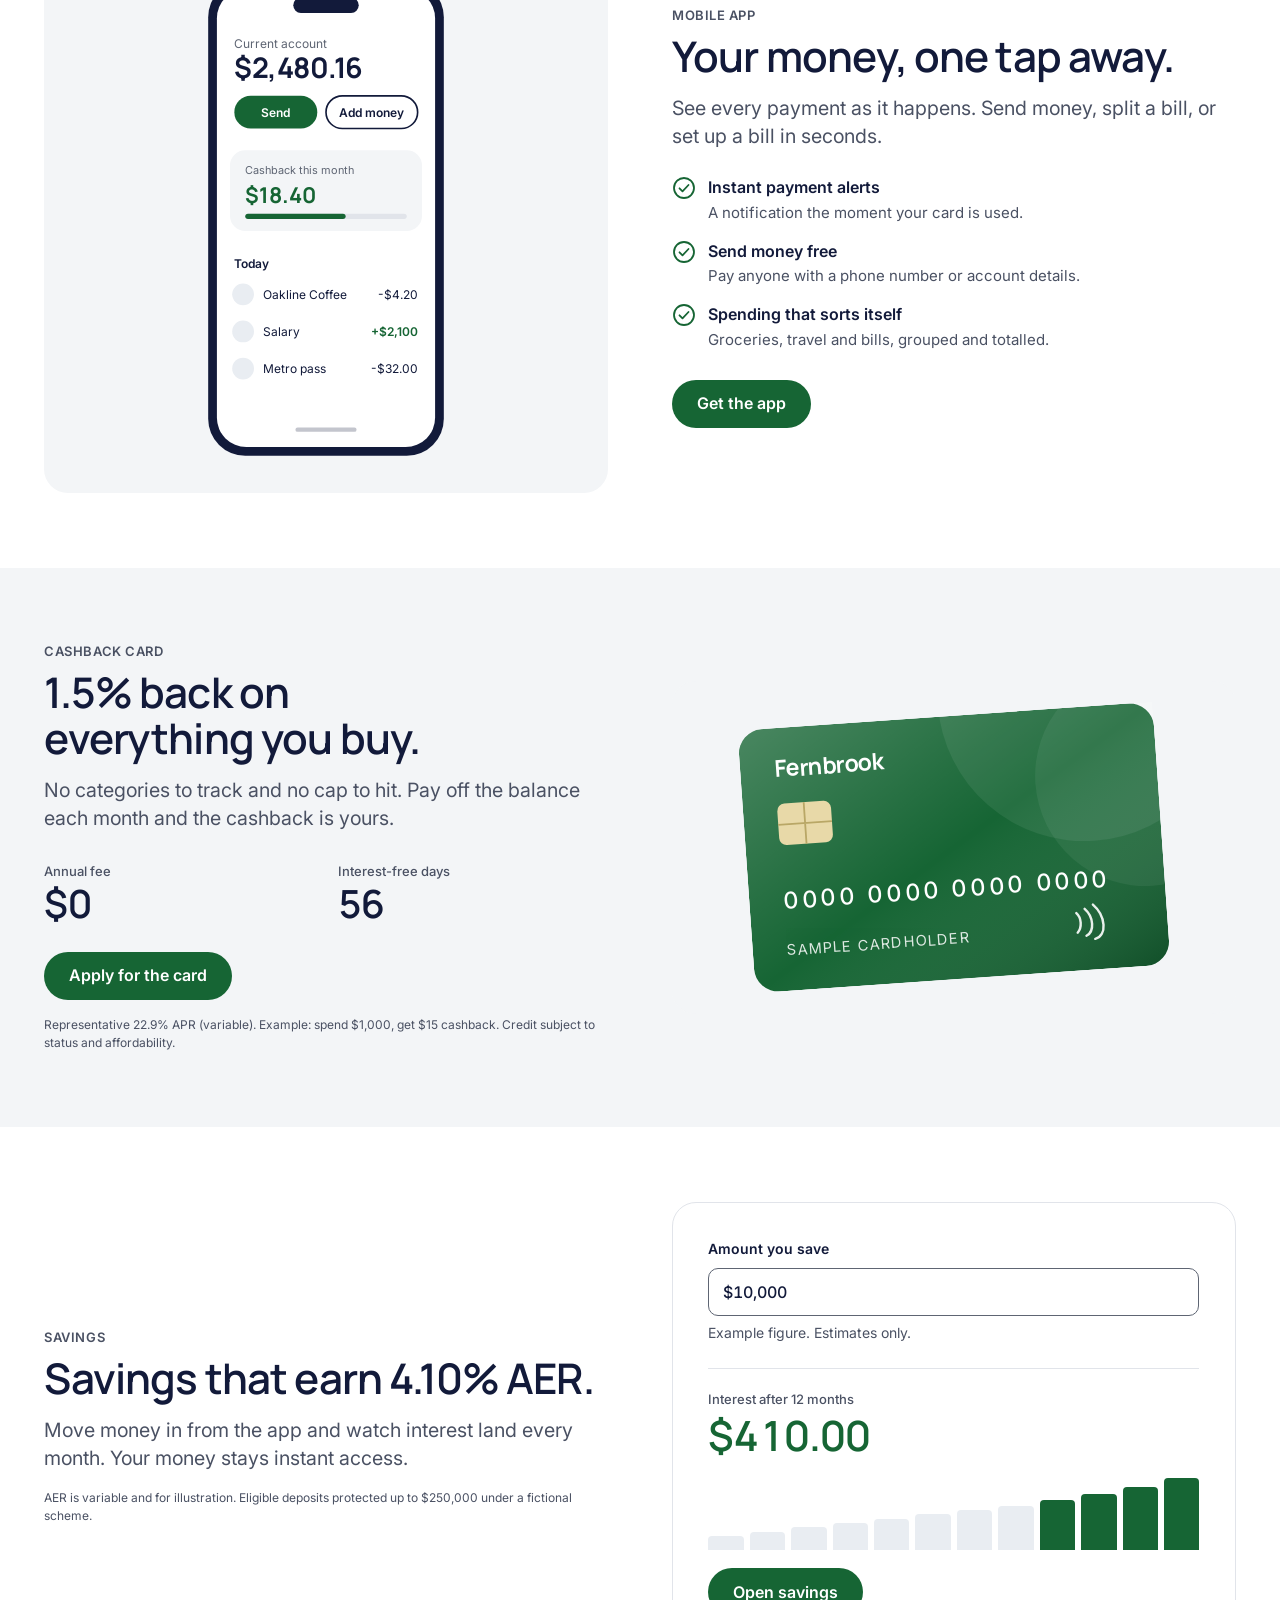
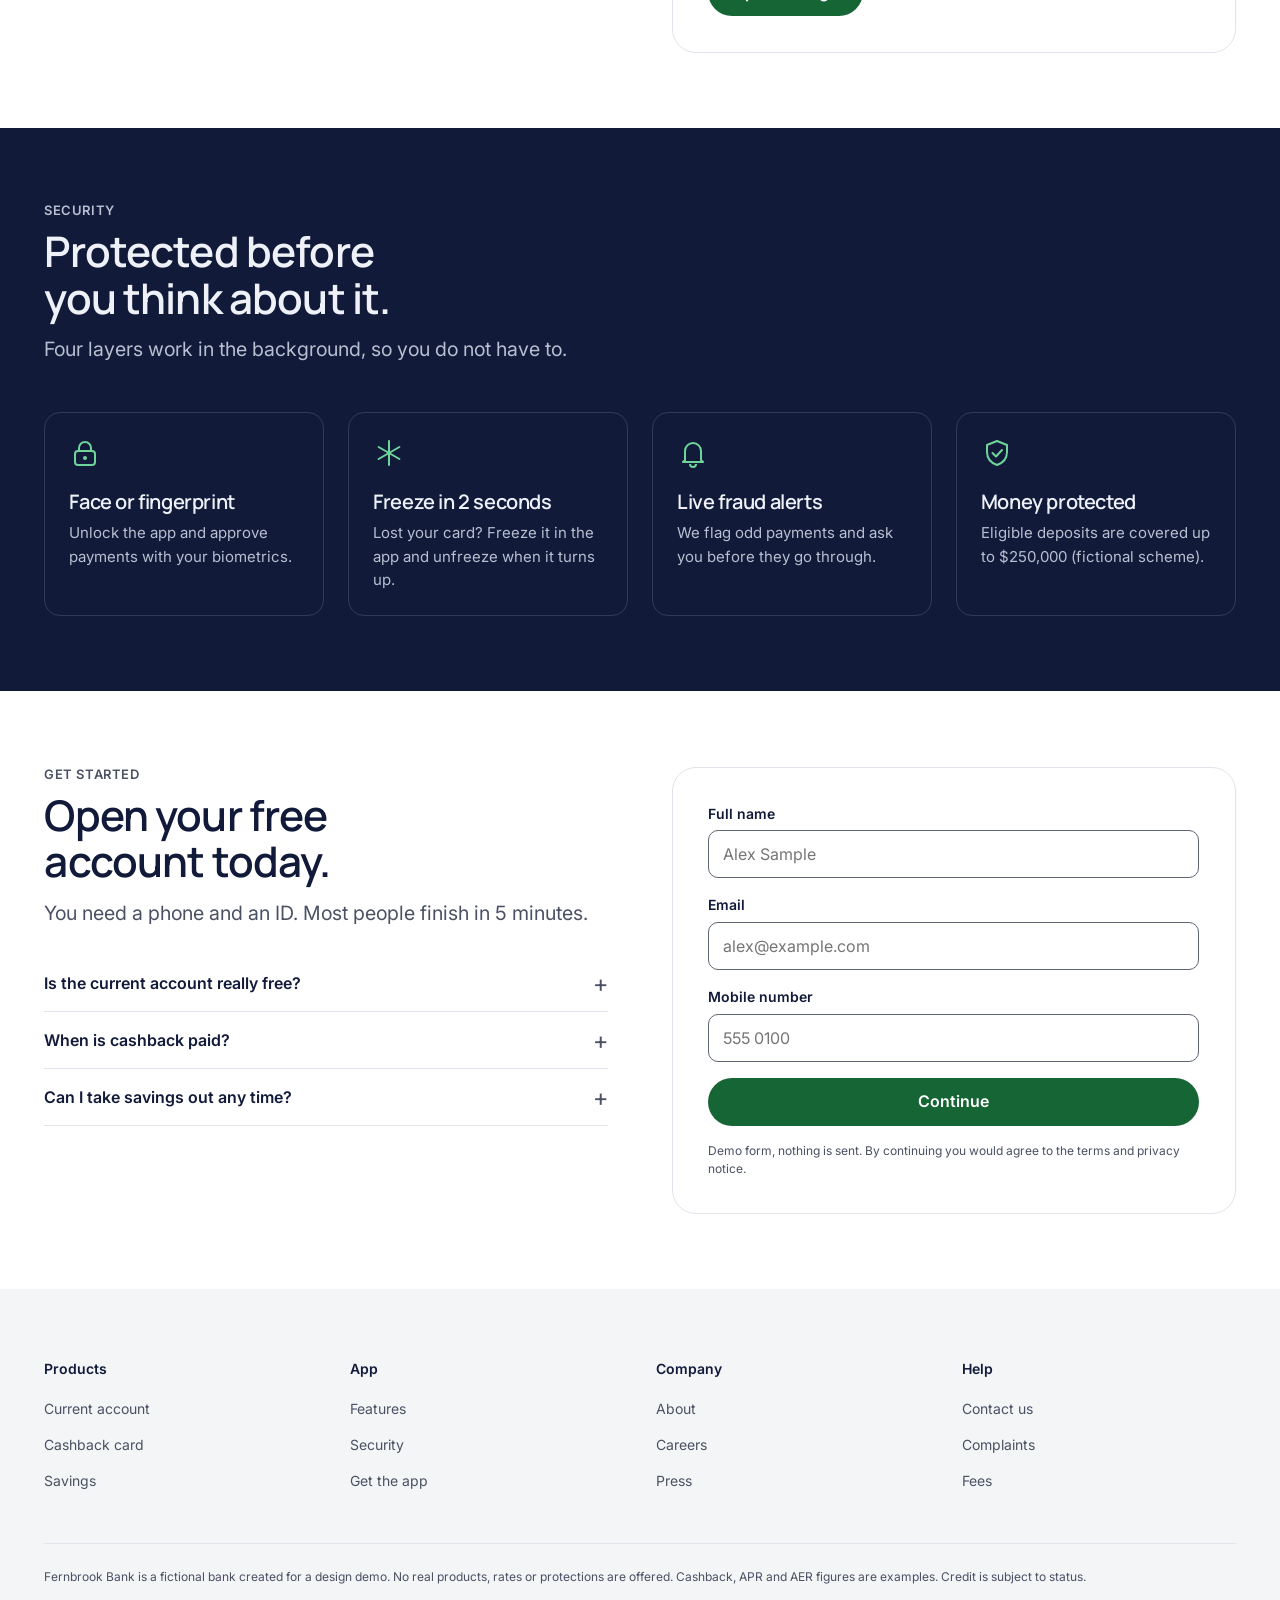
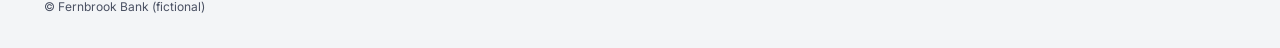
<file: demos/fernbrook/index.html>
<!doctype html>
<html lang="en">
<head>
<meta charset="utf-8">
<meta name="viewport" content="width=device-width, initial-scale=1, viewport-fit=cover">
<title>Fernbrook Bank: free current account, cashback card, savings</title>
<meta name="description" content="A free current account with a mobile app, a cashback credit card, savings with interest and built-in security. Fernbrook Bank is a fictional bank for this demo.">
<link rel="preconnect" href="https://fonts.googleapis.com"><link rel="preconnect" href="https://fonts.gstatic.com" crossorigin>
<link rel="stylesheet" href="https://fonts.googleapis.com/css2?family=Manrope:wght@500;600;700&family=Inter:wght@400;500;600&display=swap">
<link rel="stylesheet" href="../../skills/turtleneck/tokens.css">
<link rel="stylesheet" href="../../skills/turtleneck/styles/vault.css">
<link rel="stylesheet" href="site.css">
</head>
<body>
<svg width="0" height="0" style="position:absolute" aria-hidden="true">
  <defs>
    <linearGradient id="sheen" x1="0" y1="0" x2="1" y2="1"><stop offset="0" stop-color="#fff" stop-opacity=".22"/><stop offset=".5" stop-color="#fff" stop-opacity="0"/><stop offset="1" stop-color="#000" stop-opacity=".22"/></linearGradient>
    <symbol id="mark" viewBox="0 0 28 28"><rect width="28" height="28" rx="8" fill="#166534"/><path d="M8 21V9.5C8 8.7 8.7 8 9.5 8H20M8 15h9" fill="none" stroke="#fff" stroke-width="2.6" stroke-linecap="round"/></symbol>
    <symbol id="i-check" viewBox="0 0 24 24"><circle cx="12" cy="12" r="10" fill="none" stroke="currentColor" stroke-width="1.8"/><path d="m7.5 12.3 3 3 6-6.3" fill="none" stroke="currentColor" stroke-width="1.8" stroke-linecap="round" stroke-linejoin="round"/></symbol>
    <symbol id="i-lock" viewBox="0 0 32 32"><rect x="6" y="14" width="20" height="14" rx="3" fill="none" stroke="currentColor" stroke-width="2"/><path d="M10 14v-3a6 6 0 0 1 12 0v3" fill="none" stroke="currentColor" stroke-width="2"/><circle cx="16" cy="21" r="2" fill="currentColor"/></symbol>
    <symbol id="i-bell" viewBox="0 0 32 32"><path d="M8 23V14a8 8 0 0 1 16 0v9l2 2H6zM13 27a3 3 0 0 0 6 0" fill="none" stroke="currentColor" stroke-width="2" stroke-linejoin="round"/></symbol>
    <symbol id="i-snow" viewBox="0 0 32 32"><path d="M16 4v24M5.6 10l20.8 12M5.6 22 26.4 10" fill="none" stroke="currentColor" stroke-width="2" stroke-linecap="round"/></symbol>
    <symbol id="i-shield" viewBox="0 0 32 32"><path d="M16 4 6 8v7c0 6.5 4.2 11 10 13 5.8-2 10-6.5 10-13V8z" fill="none" stroke="currentColor" stroke-width="2" stroke-linejoin="round"/><path d="m11.5 16 3.5 3.5 6-6.5" fill="none" stroke="currentColor" stroke-width="2" stroke-linecap="round" stroke-linejoin="round"/></symbol>
    <symbol id="card-svg" viewBox="0 0 340 215">
      <rect width="340" height="215" rx="20" fill="#166534"/><rect width="340" height="215" rx="20" fill="url(#sheen)"/>
      <circle cx="285" cy="-10" r="120" fill="#fff" opacity=".07"/><circle cx="330" cy="60" r="90" fill="#fff" opacity=".06"/>
      <rect x="28" y="62" width="44" height="34" rx="6" fill="#e8d9a8"/><path d="M28 79h44M50 62v34" stroke="#b9a766" stroke-width="1.5"/>
      <use href="#mark" x="28" y="24" width="24" height="24" style="opacity:0"/>
      <text x="28" y="40" fill="#fff" font-family="Manrope, system-ui, sans-serif" font-weight="700" font-size="19" letter-spacing="-.4">Fernbrook</text>
      <text x="28" y="148" fill="#fff" font-family="Inter, system-ui, sans-serif" font-weight="500" font-size="19" letter-spacing="3">0000  0000  0000  0000</text>
      <text x="28" y="186" fill="#fff" font-family="Inter, system-ui, sans-serif" font-size="12" opacity=".85" letter-spacing="1">SAMPLE CARDHOLDER</text>
      <g transform="translate(266 168)" fill="none" stroke="#fff" stroke-width="2" stroke-linecap="round"><path d="M0 0c4 4 4 12 0 16M7-3c7 7 7 19 0 22M14-6c10 10 10 26 0 28" opacity=".9"/></g>
    </symbol>
    <symbol id="phone-svg" viewBox="0 0 220 440">
      <rect x="2" y="2" width="216" height="436" rx="34" fill="#121a3a"/><rect x="10" y="10" width="200" height="420" rx="27" fill="#fff"/>
      <rect x="80" y="18" width="60" height="14" rx="7" fill="#121a3a"/>
      <text x="26" y="64" font-family="Inter, system-ui, sans-serif" font-size="11" fill="#5e6573">Current account</text>
      <text x="26" y="92" font-family="Manrope, system-ui, sans-serif" font-weight="700" font-size="26" fill="#121a3a" letter-spacing="-.5">$2,480.16</text>
      <rect x="26" y="108" width="76" height="30" rx="15" fill="#166534"/><text x="64" y="127" text-anchor="middle" font-family="Inter, system-ui, sans-serif" font-weight="600" font-size="11" fill="#fff">Send</text>
      <rect x="110" y="108" width="84" height="30" rx="15" fill="none" stroke="#121a3a" stroke-width="1.5"/><text x="152" y="127" text-anchor="middle" font-family="Inter, system-ui, sans-serif" font-weight="600" font-size="11" fill="#121a3a">Add money</text>
      <rect x="22" y="158" width="176" height="74" rx="14" fill="#f3f5f7"/>
      <text x="36" y="180" font-family="Inter, system-ui, sans-serif" font-size="10" fill="#5e6573">Cashback this month</text>
      <text x="36" y="206" font-family="Manrope, system-ui, sans-serif" font-weight="700" font-size="20" fill="#166534">$18.40</text>
      <rect x="36" y="216" width="148" height="5" rx="2.5" fill="#e1e4ea"/><rect x="36" y="216" width="92" height="5" rx="2.5" fill="#166534"/>
      <g font-family="Inter, system-ui, sans-serif" font-size="11"><text x="26" y="266" font-weight="600" fill="#121a3a">Today</text>
        <circle cx="34" cy="290" r="10" fill="#e9edf2"/><text x="52" y="294" fill="#121a3a">Oakline Coffee</text><text x="194" y="294" text-anchor="end" fill="#121a3a">-$4.20</text>
        <circle cx="34" cy="324" r="10" fill="#e9edf2"/><text x="52" y="328" fill="#121a3a">Salary</text><text x="194" y="328" text-anchor="end" fill="#166534" font-weight="600">+$2,100</text>
        <circle cx="34" cy="358" r="10" fill="#e9edf2"/><text x="52" y="362" fill="#121a3a">Metro pass</text><text x="194" y="362" text-anchor="end" fill="#121a3a">-$32.00</text></g>
      <rect x="82" y="412" width="56" height="4" rx="2" fill="#121a3a" opacity=".25"/>
    </symbol>
  </defs>
</svg>

<nav class="gnav" aria-label="Main">
  <ul class="gnav-list">
    <li><a href="#top" class="gnav-mark" aria-label="Fernbrook Bank home"><svg aria-hidden="true"><use href="#mark"/></svg>Fernbrook</a></li>
    <li class="gnav-links"><a href="#accounts">Accounts</a><a href="#app">App</a><a href="#card">Card</a><a href="#savings">Savings</a><a href="#security">Security</a></li>
    <li class="gnav-end"><a class="gnav-signin" href="#open">Sign in</a><a class="a-button" href="#open">Open<span class="long">&nbsp;account</span></a>
      <button class="gnav-burger" type="button" popovertarget="menu" aria-label="Menu"><svg viewBox="0 0 24 24" aria-hidden="true"><path d="M4 8h16M4 16h16" stroke="currentColor" stroke-width="2" stroke-linecap="round"/></svg></button></li>
  </ul>
</nav>
<div class="gnav-flyout" id="menu" popover>
  <button class="close" type="button" popovertarget="menu" popovertargetaction="hide" aria-label="Close menu">&times;</button>
  <ul><li><a href="#accounts">Accounts</a></li><li><a href="#app">App</a></li><li><a href="#card">Card</a></li><li><a href="#savings">Savings</a></li><li><a href="#security">Security</a></li><li><a href="#open">Sign in</a></li></ul>
  <a class="a-button" href="#open">Open account</a>
</div>

<main id="top">
  <section class="hero">
    <div class="a-container-wide hero-grid">
      <div>
        <p class="a-eyebrow">Free current account</p>
        <h1 class="a-hero">Banking that stays out of your way.</h1>
        <p class="a-intro">A free current account, a cashback card and savings that pay interest. All in one app, open in 5 minutes.</p>
        <div class="a-buttons"><a class="a-button" href="#open">Open an account</a><a class="a-more" href="#accounts">Compare products</a></div>
        <p class="a-legal">Fernbrook Bank is a fictional bank made for this demo. Rates and terms are examples. Credit is subject to status.</p>
      </div>
      <div class="stage" role="img" aria-label="A green Fernbrook card next to the Fernbrook app showing a balance of $2,480.16">
        <div class="card-art"><svg viewBox="0 0 340 215" aria-hidden="true"><use href="#card-svg"/></svg></div>
        <div class="phone-art"><svg viewBox="0 0 220 440" aria-hidden="true"><use href="#phone-svg"/></svg></div>
      </div>
    </div>
  </section>

  <section class="statbar" aria-label="Key figures">
    <div class="a-container-wide"><dl class="stats">
      <div><dt>Monthly fee</dt><dd class="a-num">$0</dd></div>
      <div><dt>Cashback on everyday spend</dt><dd class="a-num">1.5<span class="u">%</span></dd></div>
      <div><dt>Savings interest, variable</dt><dd class="a-num">4.10<span class="u">% AER</span></dd></div>
      <div><dt>Card freeze time</dt><dd class="a-num">2<span class="u"> sec</span></dd></div>
    </dl></div>
  </section>

  <section class="a-section-block a-alt" id="accounts">
    <div class="a-container-wide">
      <div class="sec-head"><p class="a-eyebrow">Products</p><h2 class="a-headline">Three products. No small print surprises.</h2></div>
      <div class="cards">
        <article class="a-tile pcard"><p class="a-eyebrow">Current account</p><p class="big a-num">$0<small>per month</small></p>
          <p class="cond">No monthly fee, no minimum balance, fee-free card payments abroad up to $1,000 a month.</p>
          <p class="a-legal">Fair use applies to foreign payments.</p><a class="a-button a-button-secondary" href="#app">See the app</a></article>
        <article class="a-tile pcard"><p class="a-eyebrow">Cashback credit card</p><p class="big a-num">1.5%<small>cashback</small></p>
          <p class="cond">On every purchase, paid into your account each month. No annual fee.</p>
          <p class="a-legal">Representative 22.9% APR (variable). Credit subject to status.</p><a class="a-button a-button-secondary" href="#card">See the card</a></article>
        <article class="a-tile pcard"><p class="a-eyebrow">Savings</p><p class="big a-num">4.10%<small>AER</small></p>
          <p class="cond">Interest paid monthly. Withdraw any time, with no notice and no penalty.</p>
          <p class="a-legal">Variable rate, may change. Example rate for this demo.</p><a class="a-button a-button-secondary" href="#savings">See savings</a></article>
      </div>
    </div>
  </section>

  <section class="a-section-block" id="app">
    <div class="a-container-wide split">
      <div class="panel tint"><div class="phone-art"><svg viewBox="0 0 220 440" role="img" aria-label="Fernbrook app home screen with balance, cashback and recent transactions"><use href="#phone-svg"/></svg></div></div>
      <div>
        <p class="a-eyebrow">Mobile app</p><h2 class="a-headline" style="margin-top:10px">Your money, one tap away.</h2>
        <p class="a-intro" style="margin-top:14px">See every payment as it happens. Send money, split a bill, or set up a bill in seconds.</p>
        <ul class="ticks">
          <li><svg aria-hidden="true"><use href="#i-check"/></svg><div><b>Instant payment alerts</b><span>A notification the moment your card is used.</span></div></li>
          <li><svg aria-hidden="true"><use href="#i-check"/></svg><div><b>Send money free</b><span>Pay anyone with a phone number or account details.</span></div></li>
          <li><svg aria-hidden="true"><use href="#i-check"/></svg><div><b>Spending that sorts itself</b><span>Groceries, travel and bills, grouped and totalled.</span></div></li>
        </ul>
        <div class="a-buttons" style="justify-content:flex-start;margin-top:28px"><a class="a-button" href="#open">Get the app</a></div>
      </div>
    </div>
  </section>

  <section class="a-section-block a-alt" id="card">
    <div class="a-container-wide split">
      <div>
        <p class="a-eyebrow">Cashback card</p><h2 class="a-headline" style="margin-top:10px">1.5% back on everything you buy.</h2>
        <p class="a-intro" style="margin-top:14px">No categories to track and no cap to hit. Pay off the balance each month and the cashback is yours.</p>
        <dl class="stats" style="margin-top:28px">
          <div><dt>Annual fee</dt><dd class="a-num">$0</dd></div>
          <div><dt>Interest-free days</dt><dd class="a-num">56</dd></div>
        </dl>
        <div class="a-buttons" style="justify-content:flex-start;margin-top:28px"><a class="a-button" href="#open">Apply for the card</a></div>
        <p class="a-legal" style="margin-top:16px">Representative 22.9% APR (variable). Example: spend $1,000, get $15 cashback. Credit subject to status and affordability.</p>
      </div>
      <div class="panel tint"><div class="card-art"><svg viewBox="0 0 340 215" role="img" aria-label="Green Fernbrook cashback credit card"><use href="#card-svg"/></svg></div></div>
    </div>
  </section>

  <section class="a-section-block" id="savings">
    <div class="a-container-wide split">
      <div>
        <p class="a-eyebrow">Savings</p><h2 class="a-headline" style="margin-top:10px">Savings that earn 4.10% AER.</h2>
        <p class="a-intro" style="margin-top:14px">Move money in from the app and watch interest land every month. Your money stays instant access.</p>
        <p class="a-legal" style="margin-top:16px">AER is variable and for illustration. Eligible deposits protected up to $250,000 under a fictional scheme.</p>
      </div>
      <form class="panel calc" onsubmit="return false" aria-label="Savings estimate (demo)">
        <label for="amt">Amount you save</label>
        <input id="amt" type="text" inputmode="numeric" value="$10,000" aria-describedby="amt-h">
        <p class="help" id="amt-h">Example figure. Estimates only.</p>
        <div class="result"><p class="lbl">Interest after 12 months</p><p class="val a-num" aria-live="polite">$410.00</p>
          <div class="bars" aria-hidden="true"><i style="height:20%"></i><i style="height:26%"></i><i style="height:32%"></i><i style="height:38%"></i><i style="height:44%"></i><i style="height:50%"></i><i style="height:56%"></i><i style="height:62%"></i><i style="height:70%"></i><i style="height:78%"></i><i style="height:88%"></i><i style="height:100%"></i></div></div>
        <div class="row"><button class="a-button" type="button">Open savings</button></div>
      </form>
    </div>
  </section>

  <section class="a-section-block a-dark" id="security">
    <div class="a-container-wide">
      <div class="sec-head"><p class="a-eyebrow">Security</p><h2 class="a-headline">Protected before you think about it.</h2>
        <p class="a-intro">Four layers work in the background, so you do not have to.</p></div>
      <div class="sec-grid">
        <article class="sec-item"><svg aria-hidden="true"><use href="#i-lock"/></svg><h3 class="a-tile-head">Face or fingerprint</h3><p>Unlock the app and approve payments with your biometrics.</p></article>
        <article class="sec-item"><svg aria-hidden="true"><use href="#i-snow"/></svg><h3 class="a-tile-head">Freeze in 2 seconds</h3><p>Lost your card? Freeze it in the app and unfreeze when it turns up.</p></article>
        <article class="sec-item"><svg aria-hidden="true"><use href="#i-bell"/></svg><h3 class="a-tile-head">Live fraud alerts</h3><p>We flag odd payments and ask you before they go through.</p></article>
        <article class="sec-item"><svg aria-hidden="true"><use href="#i-shield"/></svg><h3 class="a-tile-head">Money protected</h3><p>Eligible deposits are covered up to $250,000 (fictional scheme).</p></article>
      </div>
    </div>
  </section>

  <section class="a-section-block" id="open">
    <div class="a-container-wide signup">
      <div><p class="a-eyebrow">Get started</p><h2 class="a-headline" style="margin-top:10px">Open your free account today.</h2>
        <p class="a-intro" style="margin-top:14px">You need a phone and an ID. Most people finish in 5 minutes.</p>
        <div class="faq" style="margin-top:28px">
          <details><summary>Is the current account really free?</summary><p>Yes. There is no monthly fee and no minimum balance.</p></details>
          <details><summary>When is cashback paid?</summary><p>Once a month, straight into your current account.</p></details>
          <details><summary>Can I take savings out any time?</summary><p>Yes. Withdrawals are instant and have no penalty.</p></details>
        </div></div>
      <form class="panel form" onsubmit="return false" aria-label="Open an account (demo)">
        <div><label for="n">Full name</label><input id="n" autocomplete="name" placeholder="Alex Sample"></div>
        <div><label for="e">Email</label><input id="e" type="email" autocomplete="email" placeholder="alex@example.com"></div>
        <div><label for="p">Mobile number</label><input id="p" type="tel" autocomplete="tel" placeholder="555 0100"></div>
        <button class="a-button" type="button">Continue</button>
        <p class="a-legal">Demo form, nothing is sent. By continuing you would agree to the terms and privacy notice.</p>
      </form>
    </div>
  </section>
</main>

<footer class="gfoot">
  <div class="a-container-wide">
    <div class="foot-cols">
      <details open><summary>Products</summary><ul><li><a href="#accounts">Current account</a></li><li><a href="#card">Cashback card</a></li><li><a href="#savings">Savings</a></li></ul></details>
      <details open><summary>App</summary><ul><li><a href="#app">Features</a></li><li><a href="#security">Security</a></li><li><a href="#open">Get the app</a></li></ul></details>
      <details open><summary>Company</summary><ul><li><a href="#top">About</a></li><li><a href="#top">Careers</a></li><li><a href="#top">Press</a></li></ul></details>
      <details open><summary>Help</summary><ul><li><a href="#open">Contact us</a></li><li><a href="#open">Complaints</a></li><li><a href="#top">Fees</a></li></ul></details>
    </div>
    <div class="foot-legal">
      <p class="a-legal">Fernbrook Bank is a fictional bank created for a design demo. No real products, rates or protections are offered. Cashback, APR and AER figures are examples. Credit is subject to status.</p>
      <p class="a-legal">&copy; Fernbrook Bank (fictional)</p>
    </div>
  </div>
</footer>
<script>
if (matchMedia('(max-width:733px)').matches) document.querySelectorAll('.foot-cols details').forEach(d => d.open = false);
document.querySelectorAll('#menu a').forEach(a => a.addEventListener('click', () => document.getElementById('menu').hidePopover()));
</script>
</body>
</html>
</file>
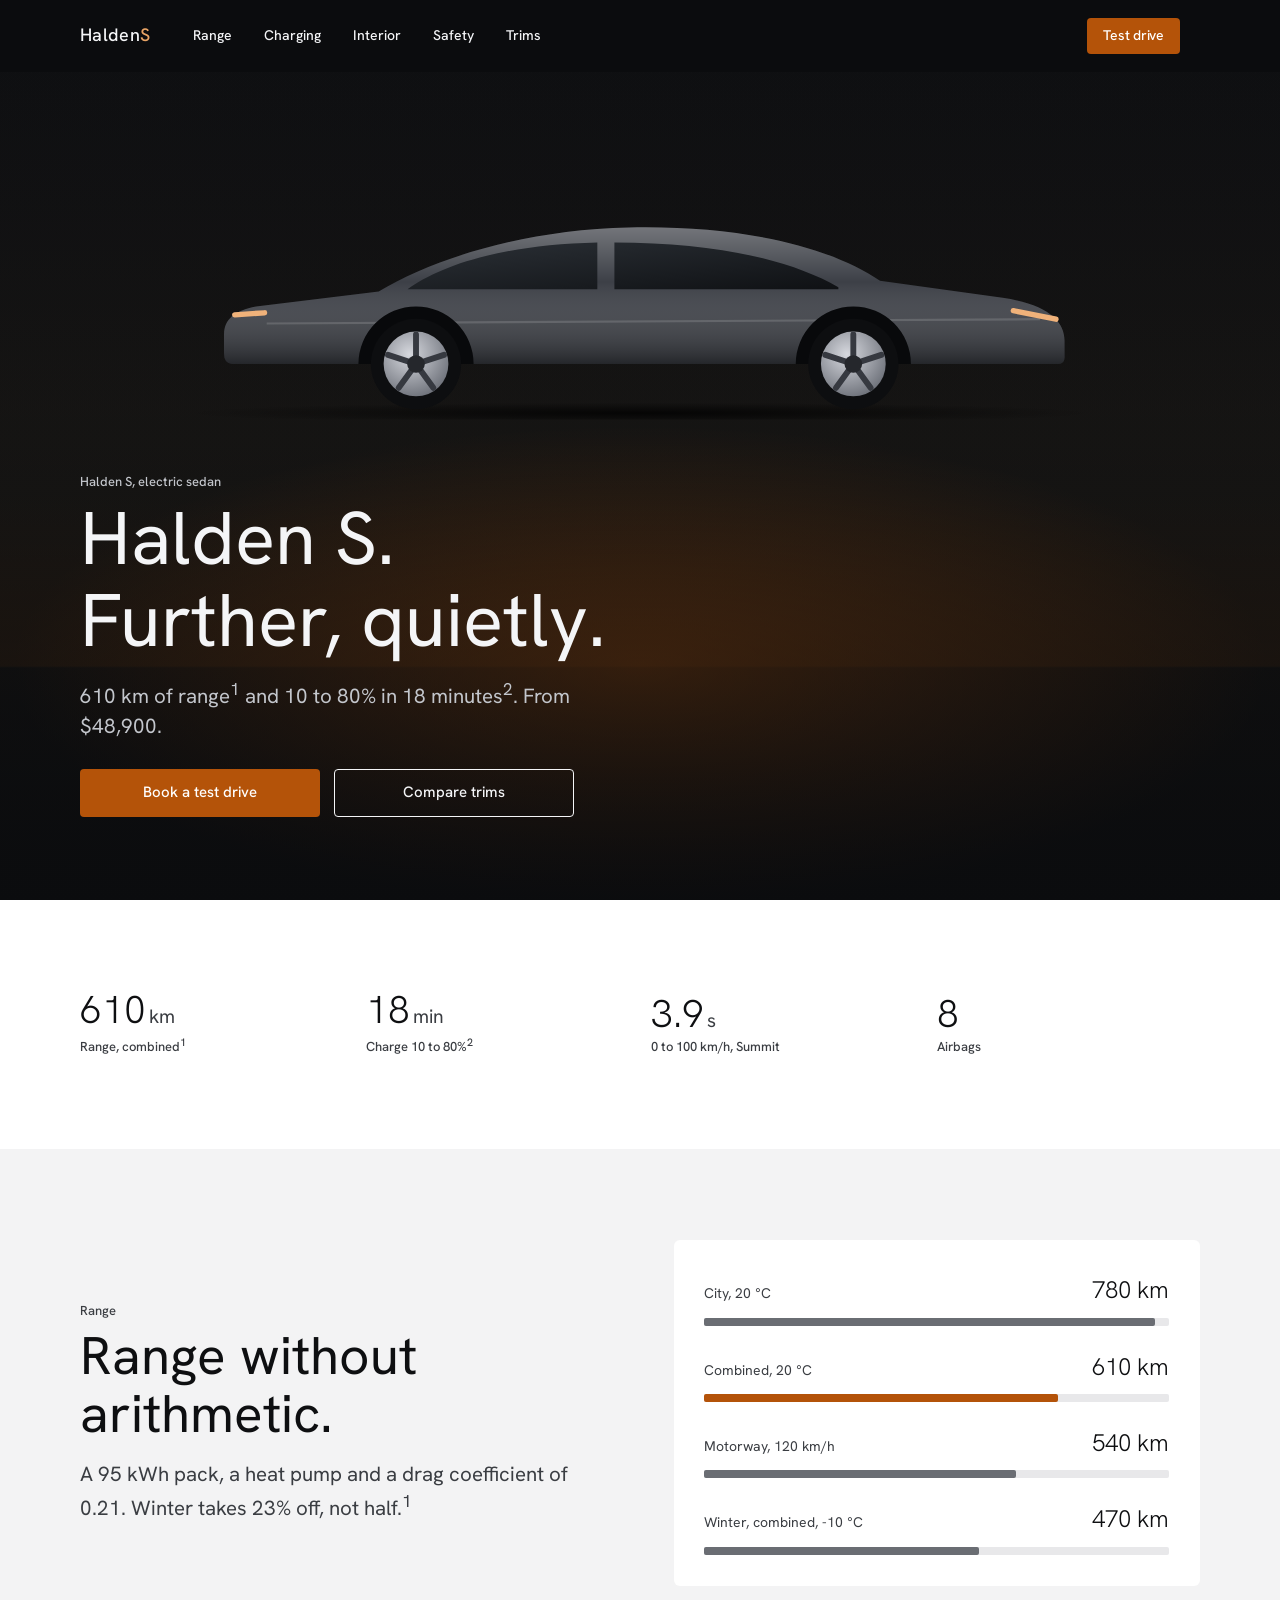
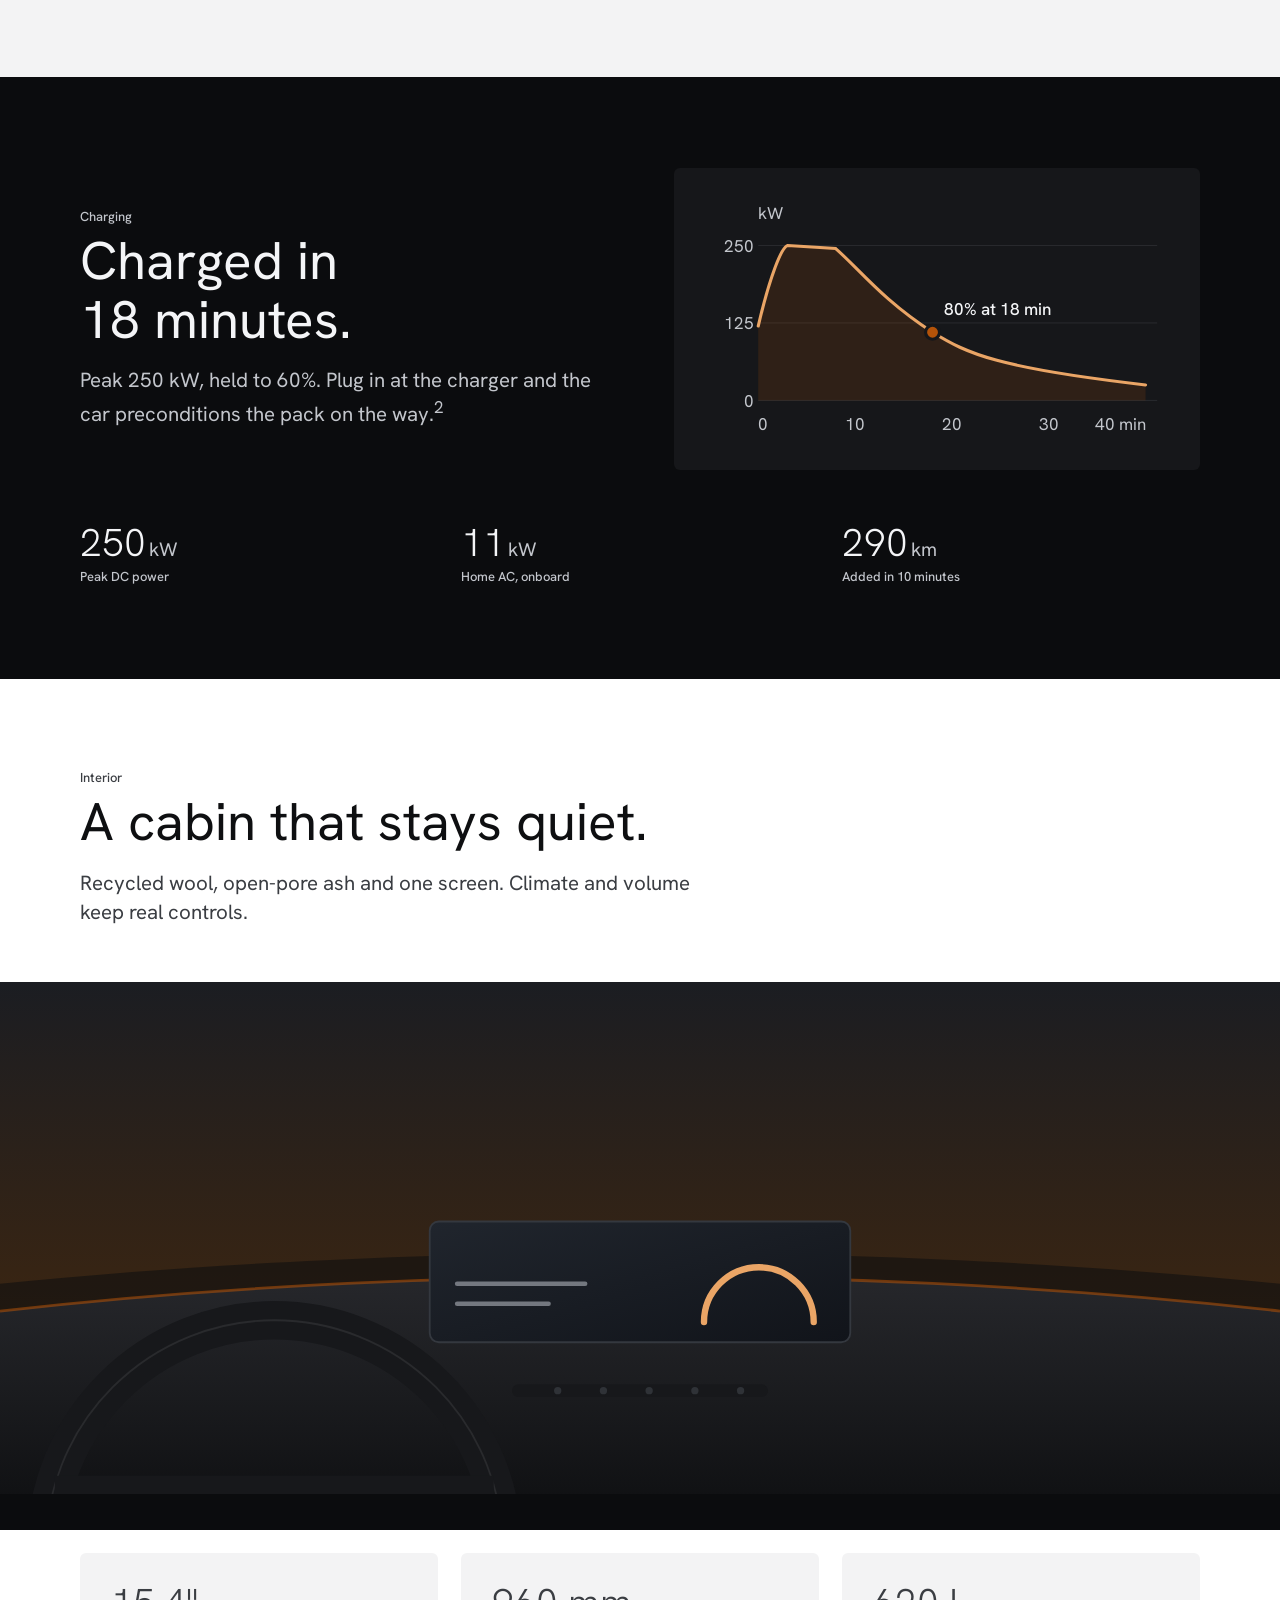
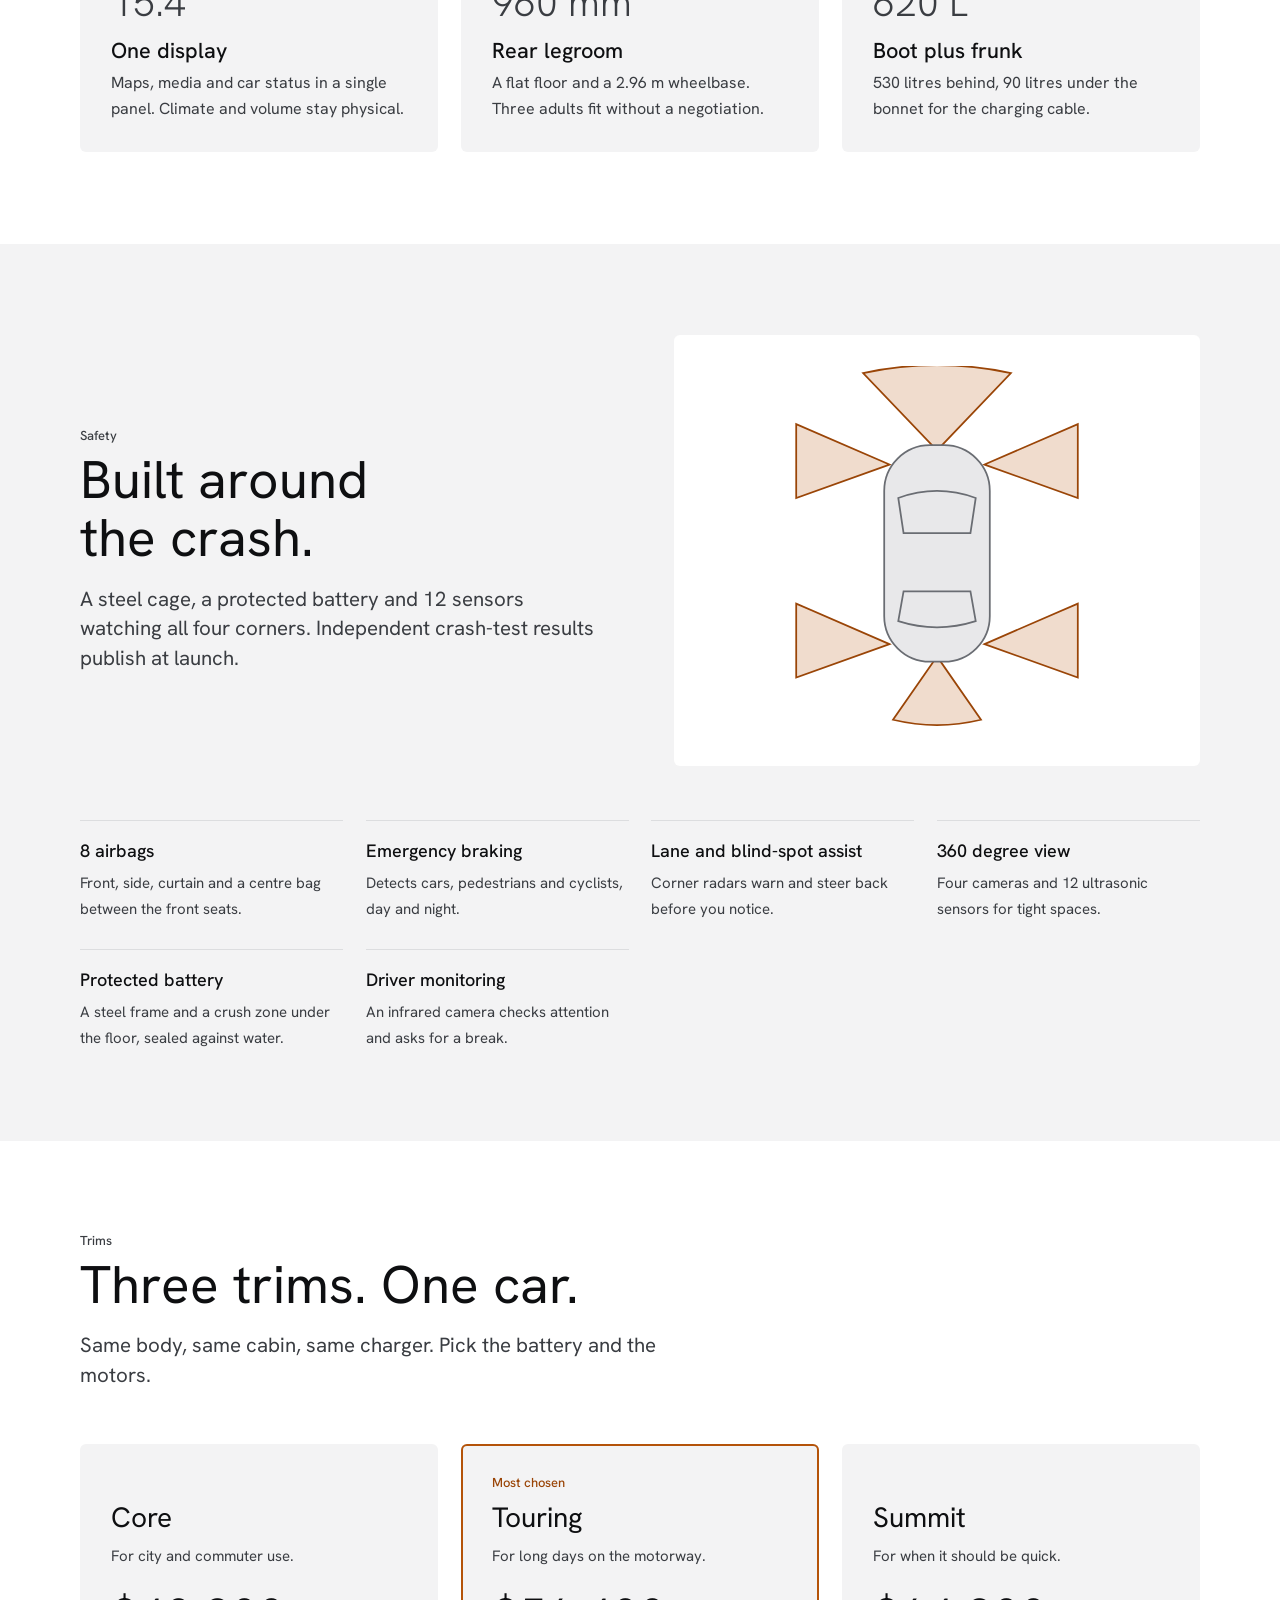
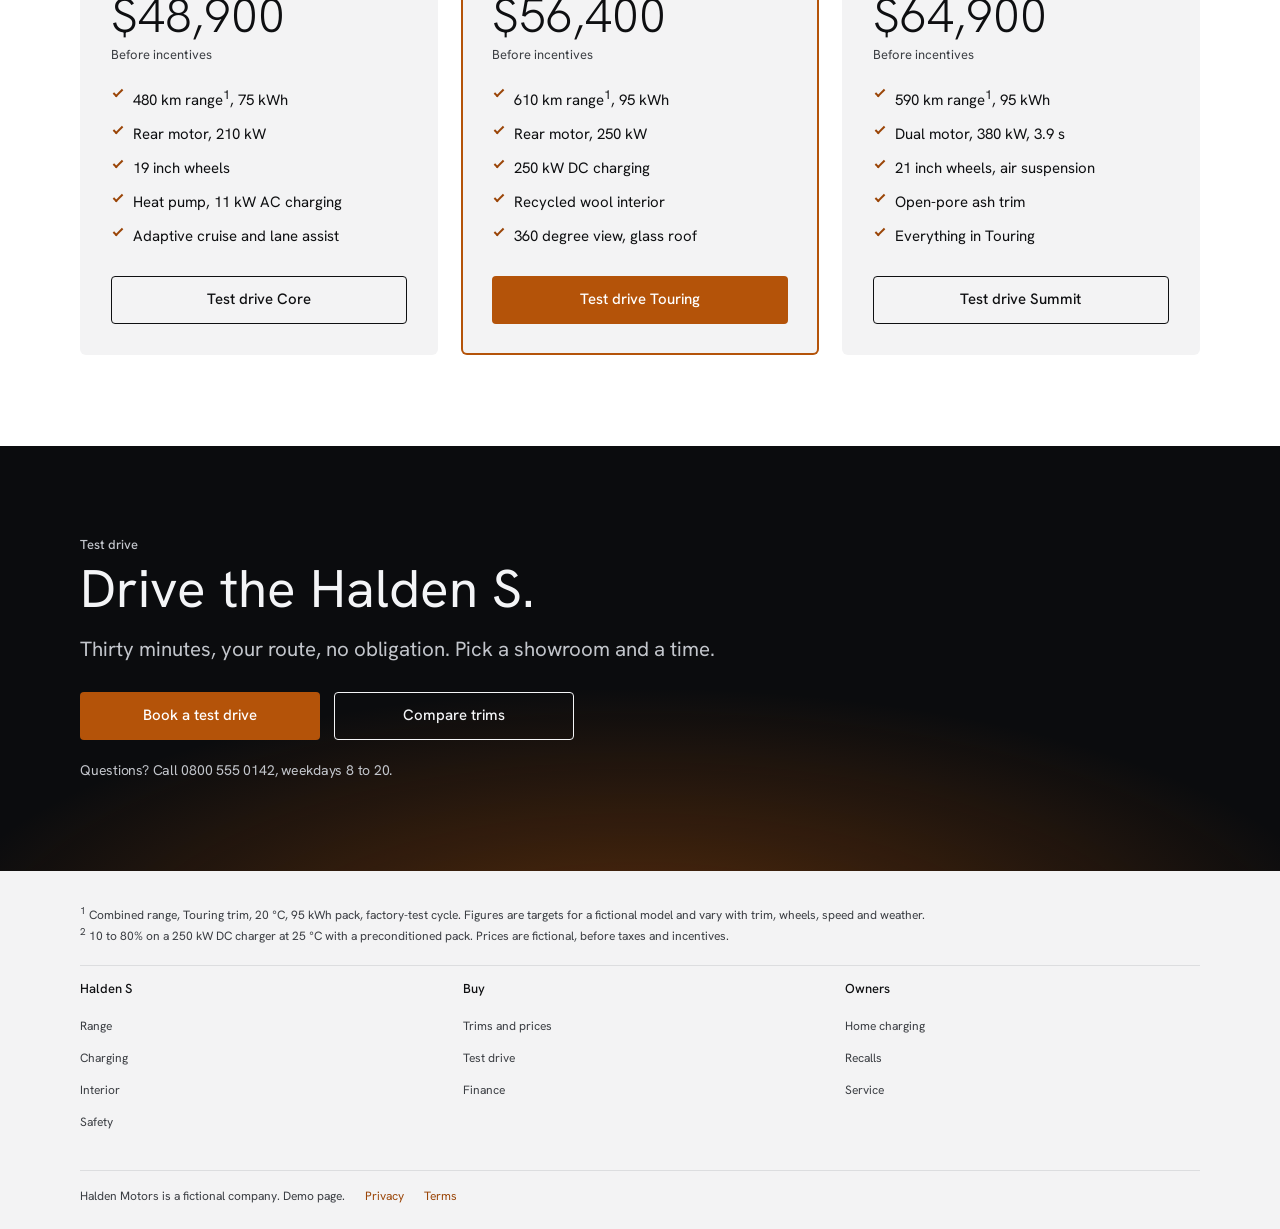
<file: demos/halden/index.html>
<!doctype html>
<html lang="en">
<head>
<meta charset="utf-8">
<meta name="viewport" content="width=device-width, initial-scale=1, viewport-fit=cover">
<title>Halden S: electric sedan | Halden Motors</title>
<meta name="description" content="The Halden S: 610 km of range, 10 to 80% in 18 minutes, three trims from $48,900. Book a test drive.">
<link rel="stylesheet" href="https://fonts.googleapis.com/css2?family=Hanken+Grotesk:wght@300;400;500&display=swap">
<link rel="stylesheet" href="../../skills/turtleneck/tokens.css">
<link rel="stylesheet" href="../../skills/turtleneck/styles/drive.css">
<link rel="stylesheet" href="site.css">
<script>document.documentElement.classList.add('a-js');</script>
</head>
<body>
<a class="skip" href="#main">Skip to content</a>

<svg width="0" height="0" style="position:absolute" aria-hidden="true" focusable="false">
  <defs>
    <linearGradient id="shade" x1="0" y1="0" x2="0" y2="1">
      <stop offset="0" stop-color="#fff" stop-opacity=".28"/><stop offset=".4" stop-color="#fff" stop-opacity="0"/><stop offset="1" stop-color="#000" stop-opacity=".4"/>
    </linearGradient>
    <linearGradient id="glass" x1="0" y1="0" x2="1" y2="1"><stop offset="0" stop-color="#2b3036"/><stop offset="1" stop-color="#0f1114"/></linearGradient>
    <radialGradient id="rim" cx=".4" cy=".35" r=".8"><stop offset="0" stop-color="#d6d8de"/><stop offset="1" stop-color="#5d616a"/></radialGradient>
    <radialGradient id="gshadow"><stop offset="0" stop-color="#000" stop-opacity=".75"/><stop offset="1" stop-color="#000" stop-opacity="0"/></radialGradient>
    <symbol id="wheel" viewBox="-50 -50 100 100">
      <circle r="46" fill="#0d0e10"/><circle r="33" fill="url(#rim)"/>
      <g stroke="#363940" stroke-width="6" stroke-linecap="round"><path d="M0 0V-30M0 0L28.5-9.3M0 0L17.6 24.3M0 0L-17.6 24.3M0 0L-28.5-9.3"/></g>
      <circle r="9" fill="#25272c"/>
    </symbol>
    <symbol id="halden-s" viewBox="0 0 900 262">
      <ellipse cx="450" cy="256" rx="430" ry="10" fill="url(#gshadow)"/>
      <path style="fill:var(--body)" d="M60 200V182C60 168 70 160 90 156L205 142C255 112 340 84 440 82C540 80 625 98 675 132L790 148C832 154 848 170 848 188V204Q848 210 842 210H68Q60 210 60 200Z"/>
      <path fill="url(#shade)" d="M60 200V182C60 168 70 160 90 156L205 142C255 112 340 84 440 82C540 80 625 98 675 132L790 148C832 154 848 170 848 188V204Q848 210 842 210H68Q60 210 60 200Z"/>
      <path fill="url(#glass)" d="M232 140C262 118 320 98 410 96V140ZM426 96C520 96 590 112 636 138V140H426Z"/>
      <path d="M100 172L825 168" stroke="#fff" stroke-opacity=".14" stroke-width="2" fill="none"/>
      <path d="M800 160L840 168M70 164L98 162" stroke="#f0b27a" stroke-width="5" stroke-linecap="round" fill="none"/>
      <path style="fill:var(--arch)" d="M186 210A54 54 0 0 1 294 210ZM596 210A54 54 0 0 1 704 210Z"/>
      <use href="#wheel" x="194" y="164" width="92" height="92"/>
      <use href="#wheel" x="604" y="164" width="92" height="92"/>
    </symbol>
  </defs>
</svg>

<nav class="gnav" aria-label="Main">
  <ul class="gnav-list">
    <li><a class="gnav-mark" href="#top" aria-label="Halden S, top of page">Halden <b>S</b></a></li>
    <li class="gnav-link"><a href="#range">Range</a></li>
    <li class="gnav-link"><a href="#charging">Charging</a></li>
    <li class="gnav-link"><a href="#interior">Interior</a></li>
    <li class="gnav-link"><a href="#safety">Safety</a></li>
    <li class="gnav-link"><a href="#trims">Trims</a></li>
    <li class="gnav-grow"><a class="a-button a-button-small" href="#drive">Test drive</a></li>
    <li><button class="gnav-burger" type="button" popovertarget="menu" aria-label="Menu">
      <svg width="22" height="22" viewBox="0 0 22 22" aria-hidden="true"><path d="M3 8h16M3 14h16" stroke="currentColor" stroke-width="1.6" stroke-linecap="round"/></svg></button></li>
  </ul>
  <div class="gnav-flyout" id="menu" popover>
    <button class="gnav-burger gnav-close" type="button" popovertarget="menu" popovertargetaction="hide" aria-label="Close menu">
      <svg width="22" height="22" viewBox="0 0 22 22" aria-hidden="true"><path d="M4 4l14 14M18 4L4 18" stroke="currentColor" stroke-width="1.6" stroke-linecap="round"/></svg></button>
    <ul>
      <li><a href="#range">Range</a></li><li><a href="#charging">Charging</a></li><li><a href="#interior">Interior</a></li>
      <li><a href="#safety">Safety</a></li><li><a href="#trims">Trims</a></li><li><a href="#drive">Book a test drive</a></li>
    </ul>
  </div>
</nav>

<main id="main">
  <section class="a-scene hero" id="top" aria-labelledby="h-hero">
    <div class="hero-car car" role="img" aria-label="Side view of the Halden S, a dark four-door electric sedan at dusk">
      <svg viewBox="0 0 900 262" aria-hidden="true"><use href="#halden-s"/></svg>
    </div>
    <div class="a-container-wide">
      <p class="a-eyebrow">Halden S, electric sedan</p>
      <h1 class="a-hero" id="h-hero">Halden S. Further, quietly.</h1>
      <p class="a-intro">610 km of range<sup>1</sup> and 10 to 80% in 18 minutes<sup>2</sup>. From $48,900.</p>
      <div class="a-buttons">
        <a class="a-button" href="#drive">Book a test drive</a>
        <a class="a-button a-button-secondary" href="#trims">Compare trims</a>
      </div>
    </div>
  </section>

  <section class="a-section-block" aria-label="Key figures">
    <div class="a-container-wide">
      <dl class="stats">
        <div><dt>Range, combined<sup>1</sup></dt><dd class="a-num">610<span class="unit">km</span></dd></div>
        <div><dt>Charge 10 to 80%<sup>2</sup></dt><dd class="a-num">18<span class="unit">min</span></dd></div>
        <div><dt>0 to 100 km/h, Summit</dt><dd class="a-num">3.9<span class="unit">s</span></dd></div>
        <div><dt>Airbags</dt><dd class="a-num">8</dd></div>
      </dl>
    </div>
  </section>

  <section class="a-section-block a-alt" id="range" aria-labelledby="h-range">
    <div class="a-container-wide">
      <div class="split">
        <div class="sec-head a-reveal">
          <p class="a-eyebrow">Range</p>
          <h2 class="a-headline" id="h-range">Range without arithmetic.</h2>
          <p class="a-intro">A 95 kWh pack, a heat pump and a drag coefficient of 0.21. Winter takes 23% off, not half.<sup>1</sup></p>
        </div>
        <div class="a-tile tile-pad a-reveal">
          <h3 class="a-visually-hidden">Range by condition, Touring</h3>
          <ul class="bars">
            <li><span class="label">City, 20 °C</span><span class="val">780 km</span><span class="track"><i style="--w:97%"></i></span></li>
            <li class="main"><span class="label">Combined, 20 °C</span><span class="val">610 km</span><span class="track"><i style="--w:76%"></i></span></li>
            <li><span class="label">Motorway, 120 km/h</span><span class="val">540 km</span><span class="track"><i style="--w:67%"></i></span></li>
            <li><span class="label">Winter, combined, -10 °C</span><span class="val">470 km</span><span class="track"><i style="--w:59%"></i></span></li>
          </ul>
        </div>
      </div>
    </div>
  </section>

  <section class="a-section-block a-dark" id="charging" aria-labelledby="h-charge">
    <div class="a-container-wide">
      <div class="split">
        <div class="sec-head a-reveal">
          <p class="a-eyebrow">Charging</p>
          <h2 class="a-headline" id="h-charge">Charged in 18 minutes.</h2>
          <p class="a-intro">Peak 250 kW, held to 60%. Plug in at the charger and the car preconditions the pack on the way.<sup>2</sup></p>
        </div>
        <div class="a-tile tile-pad a-reveal">
          <svg class="chart" viewBox="0 0 600 310" role="img" aria-label="Charging power over time: 250 kilowatts peak at 3 minutes, 110 kilowatts at 18 minutes when the battery reaches 80 percent, 25 kilowatts at 40 minutes.">
            <g class="grid"><path d="M70 60H585M70 160H585M70 260H585"/></g>
            <text x="64" y="68" text-anchor="end">250</text><text x="64" y="168" text-anchor="end">125</text><text x="64" y="268" text-anchor="end">0</text>
            <text x="70" y="26">kW</text>
            <path class="area" d="M70 164C85 100 100 62 108 60L170 64C200 90 230 130 295 172C340 200 380 218 570 240V260H70Z"/>
            <path class="curve" d="M70 164C85 100 100 62 108 60L170 64C200 90 230 130 295 172C340 200 380 218 570 240"/>
            <circle class="dot" cx="295" cy="172" r="9"/>
            <text class="callout" x="310" y="150">80% at 18 min</text>
            <text x="70" y="298">0</text><text x="195" y="298" text-anchor="middle">10</text><text x="320" y="298" text-anchor="middle">20</text><text x="445" y="298" text-anchor="middle">30</text><text x="570" y="298" text-anchor="end">40 min</text>
          </svg>
        </div>
      </div>
      <dl class="stats">
        <div><dt>Peak DC power</dt><dd class="a-num">250<span class="unit">kW</span></dd></div>
        <div><dt>Home AC, onboard</dt><dd class="a-num">11<span class="unit">kW</span></dd></div>
        <div><dt>Added in 10 minutes</dt><dd class="a-num">290<span class="unit">km</span></dd></div>
      </dl>
    </div>
  </section>

  <section class="a-section-block" id="interior" aria-labelledby="h-int">
    <div class="a-container-wide">
      <div class="sec-head a-reveal">
        <p class="a-eyebrow">Interior</p>
        <h2 class="a-headline" id="h-int">A cabin that stays quiet.</h2>
        <p class="a-intro">Recycled wool, open-pore ash and one screen. Climate and volume keep real controls.</p>
      </div>
    </div>
    <div class="a-container-wide" style="margin-top:clamp(2rem,1.4rem + 2.5vw,3.5rem);width:min(1440px,100%)">
      <div class="cabin" role="img" aria-label="Driver's view of the Halden S cabin at dusk: a slim dashboard, a wide central display and a two-spoke steering wheel">
        <svg viewBox="0 0 1400 600" preserveAspectRatio="xMidYMid slice" aria-hidden="true">
          <defs>
            <linearGradient id="sky" x1="0" y1="0" x2="0" y2="1"><stop offset="0" stop-color="#1b1d22"/><stop offset=".6" stop-color="#3a2512"/><stop offset="1" stop-color="#b45309" stop-opacity=".75"/></linearGradient>
            <linearGradient id="dash" x1="0" y1="0" x2="0" y2="1"><stop offset="0" stop-color="#26272b"/><stop offset="1" stop-color="#0d0e10"/></linearGradient>
            <linearGradient id="screen" x1="0" y1="0" x2="1" y2="1"><stop offset="0" stop-color="#20252d"/><stop offset="1" stop-color="#11141a"/></linearGradient>
          </defs>
          <rect width="1400" height="600" fill="url(#sky)"/>
          <path d="M0 330C300 300 560 296 700 296C840 296 1100 300 1400 330V600H0Z" fill="#0c0d0f" opacity=".55"/>
          <path d="M0 360C260 330 520 322 700 322C880 322 1140 330 1400 360V600H0Z" fill="url(#dash)"/>
          <path d="M0 360C260 330 520 322 700 322C880 322 1140 330 1400 360" fill="none" stroke="#b45309" stroke-opacity=".55" stroke-width="3"/>
          <rect x="470" y="262" width="460" height="132" rx="10" fill="url(#screen)" stroke="#34383f" stroke-width="2"/>
          <path d="M500 330H640M500 352H600" stroke="#9a9ea6" stroke-width="5" stroke-linecap="round" opacity=".7"/>
          <path d="M770 372A60 60 0 0 1 890 372" fill="none" stroke="#eaa566" stroke-width="7" stroke-linecap="round"/>
          <path d="M770 372A60 60 0 0 1 860 320" fill="none" stroke="#2c3037" stroke-width="7" stroke-linecap="round" opacity="0"/>
          <rect x="560" y="440" width="280" height="14" rx="7" fill="#17181b"/>
          <g fill="#2f3237"><circle cx="610" cy="447" r="4"/><circle cx="660" cy="447" r="4"/><circle cx="710" cy="447" r="4"/><circle cx="760" cy="447" r="4"/><circle cx="810" cy="447" r="4"/></g>
          <circle cx="300" cy="620" r="250" fill="none" stroke="#17181b" stroke-width="42"/>
          <circle cx="300" cy="620" r="250" fill="none" stroke="#fff" stroke-opacity=".08" stroke-width="2"/>
          <path d="M60 560L540 560" stroke="#17181b" stroke-width="40"/>
          <path d="M0 600H1400V560H0Z" fill="#0b0c0e"/>
        </svg>
      </div>
    </div>
    <div class="a-container-wide" style="margin-top:var(--a-bento-gap)">
      <div class="feats">
        <article class="a-tile feat a-reveal"><p class="num a-num">15.4"</p><h3 class="a-tile-head">One display</h3><p>Maps, media and car status in a single panel. Climate and volume stay physical.</p></article>
        <article class="a-tile feat a-reveal"><p class="num a-num">960 mm</p><h3 class="a-tile-head">Rear legroom</h3><p>A flat floor and a 2.96 m wheelbase. Three adults fit without a negotiation.</p></article>
        <article class="a-tile feat a-reveal"><p class="num a-num">620 L</p><h3 class="a-tile-head">Boot plus frunk</h3><p>530 litres behind, 90 litres under the bonnet for the charging cable.</p></article>
      </div>
    </div>
  </section>

  <section class="a-section-block a-alt" id="safety" aria-labelledby="h-safe">
    <div class="a-container-wide">
      <div class="split">
        <div class="sec-head a-reveal">
          <p class="a-eyebrow">Safety</p>
          <h2 class="a-headline" id="h-safe">Built around the crash.</h2>
          <p class="a-intro">A steel cage, a protected battery and 12 sensors watching all four corners. Independent crash-test results publish at launch.</p>
        </div>
        <div class="a-tile tile-pad a-reveal">
          <svg class="sense" viewBox="0 0 400 420" role="img" aria-label="Top view of the Halden S with sensor zones: a long forward radar, four corner radars and rear sensors.">
            <path class="cone" d="M200 96L116 8Q200-10 284 8Z"/>
            <path class="cone" d="M146 112L40 66V150Z"/><path class="cone" d="M254 112L360 66V150Z"/>
            <path class="cone" d="M146 316L40 270V354Z"/><path class="cone" d="M254 316L360 270V354Z"/>
            <path class="cone" d="M200 330L150 402Q200 414 250 402Z"/>
            <rect class="car-top" x="140" y="90" width="120" height="246" rx="52"/>
            <path class="glass" d="M156 150Q200 134 244 150L238 190H162ZM162 256H238L244 290Q200 304 156 290Z"/>
          </svg>
        </div>
      </div>
      <ul class="checks a-reveal">
        <li><b>8 airbags</b><span>Front, side, curtain and a centre bag between the front seats.</span></li>
        <li><b>Emergency braking</b><span>Detects cars, pedestrians and cyclists, day and night.</span></li>
        <li><b>Lane and blind-spot assist</b><span>Corner radars warn and steer back before you notice.</span></li>
        <li><b>360 degree view</b><span>Four cameras and 12 ultrasonic sensors for tight spaces.</span></li>
        <li><b>Protected battery</b><span>A steel frame and a crush zone under the floor, sealed against water.</span></li>
        <li><b>Driver monitoring</b><span>An infrared camera checks attention and asks for a break.</span></li>
      </ul>
    </div>
  </section>

  <section class="a-section-block" id="trims" aria-labelledby="h-trims">
    <div class="a-container-wide">
      <div class="sec-head a-reveal">
        <p class="a-eyebrow">Trims</p>
        <h2 class="a-headline" id="h-trims">Three trims. One car.</h2>
        <p class="a-intro">Same body, same cabin, same charger. Pick the battery and the motors.</p>
      </div>
      <div class="plans">
        <article class="a-tile plan a-reveal">
          <p class="a-violator">&nbsp;</p><h3>Core</h3><p class="who">For city and commuter use.</p>
          <p class="price a-num">$48,900<small>Before incentives</small></p>
          <ul><li>480 km range<sup>1</sup>, 75 kWh</li><li>Rear motor, 210 kW</li><li>19 inch wheels</li><li>Heat pump, 11 kW AC charging</li><li>Adaptive cruise and lane assist</li></ul>
          <a class="a-button a-button-secondary" href="#drive">Test drive Core</a>
        </article>
        <article class="a-tile plan pick a-reveal">
          <p class="a-violator">Most chosen</p><h3>Touring</h3><p class="who">For long days on the motorway.</p>
          <p class="price a-num">$56,400<small>Before incentives</small></p>
          <ul><li>610 km range<sup>1</sup>, 95 kWh</li><li>Rear motor, 250 kW</li><li>250 kW DC charging</li><li>Recycled wool interior</li><li>360 degree view, glass roof</li></ul>
          <a class="a-button" href="#drive">Test drive Touring</a>
        </article>
        <article class="a-tile plan a-reveal">
          <p class="a-violator">&nbsp;</p><h3>Summit</h3><p class="who">For when it should be quick.</p>
          <p class="price a-num">$64,900<small>Before incentives</small></p>
          <ul><li>590 km range<sup>1</sup>, 95 kWh</li><li>Dual motor, 380 kW, 3.9 s</li><li>21 inch wheels, air suspension</li><li>Open-pore ash trim</li><li>Everything in Touring</li></ul>
          <a class="a-button a-button-secondary" href="#drive">Test drive Summit</a>
        </article>
      </div>
    </div>
  </section>

  <section class="a-section-block a-dark cta" id="drive" aria-labelledby="h-drive">
    <div class="a-container-wide">
      <div class="sec-head a-reveal">
        <p class="a-eyebrow">Test drive</p>
        <h2 class="a-headline" id="h-drive">Drive the Halden S.</h2>
        <p class="a-intro">Thirty minutes, your route, no obligation. Pick a showroom and a time.</p>
        <div class="a-buttons">
          <a class="a-button" href="#drive">Book a test drive</a>
          <a class="a-button a-button-secondary" href="#trims">Compare trims</a>
        </div>
        <p class="a-small">Questions? Call 0800 555 0142, weekdays 8 to 20.</p>
      </div>
    </div>
  </section>
</main>

<footer class="gfoot">
  <div class="a-container-wide">
    <p><sup>1</sup> Combined range, Touring trim, 20 °C, 95 kWh pack, factory-test cycle. Figures are targets for a fictional model and vary with trim, wheels, speed and weather.<br>
       <sup>2</sup> 10 to 80% on a 250 kW DC charger at 25 °C with a preconditioned pack. Prices are fictional, before taxes and incentives.</p>
    <nav class="gfoot-cols" aria-label="Footer">
      <details open><summary>Halden S</summary><ul><li><a href="#range">Range</a></li><li><a href="#charging">Charging</a></li><li><a href="#interior">Interior</a></li><li><a href="#safety">Safety</a></li></ul></details>
      <details open><summary>Buy</summary><ul><li><a href="#trims">Trims and prices</a></li><li><a href="#drive">Test drive</a></li><li><a href="#trims">Finance</a></li></ul></details>
      <details open><summary>Owners</summary><ul><li><a href="#charging">Home charging</a></li><li><a href="#safety">Recalls</a></li><li><a href="#drive">Service</a></li></ul></details>
    </nav>
    <div class="gfoot-legal"><span>Halden Motors is a fictional company. Demo page.</span><a href="#top">Privacy</a><a href="#top">Terms</a></div>
  </div>
</footer>

<script>
  const nav = document.querySelector('.gnav'), hero = document.querySelector('.hero');
  nav.classList.add('over-hero');
  new IntersectionObserver(([e]) => nav.classList.toggle('is-stuck', !e.isIntersecting), { rootMargin: '-72px 0px 0px 0px' }).observe(hero);
  document.querySelectorAll('#menu a').forEach(a => a.addEventListener('click', () => document.getElementById('menu').hidePopover()));
  const reveal = new IntersectionObserver(es => es.forEach(e => { if (e.isIntersecting) { e.target.classList.add('is-in'); reveal.unobserve(e.target); } }), { rootMargin: '0px 0px -10% 0px' });
  document.querySelectorAll('.a-reveal').forEach(el => reveal.observe(el));
  const mq = matchMedia('(min-width: 640px)'), sync = () => document.querySelectorAll('.gfoot details').forEach(d => { d.open = mq.matches; });
  mq.addEventListener('change', sync); sync();
</script>
</body>
</html>
</file>
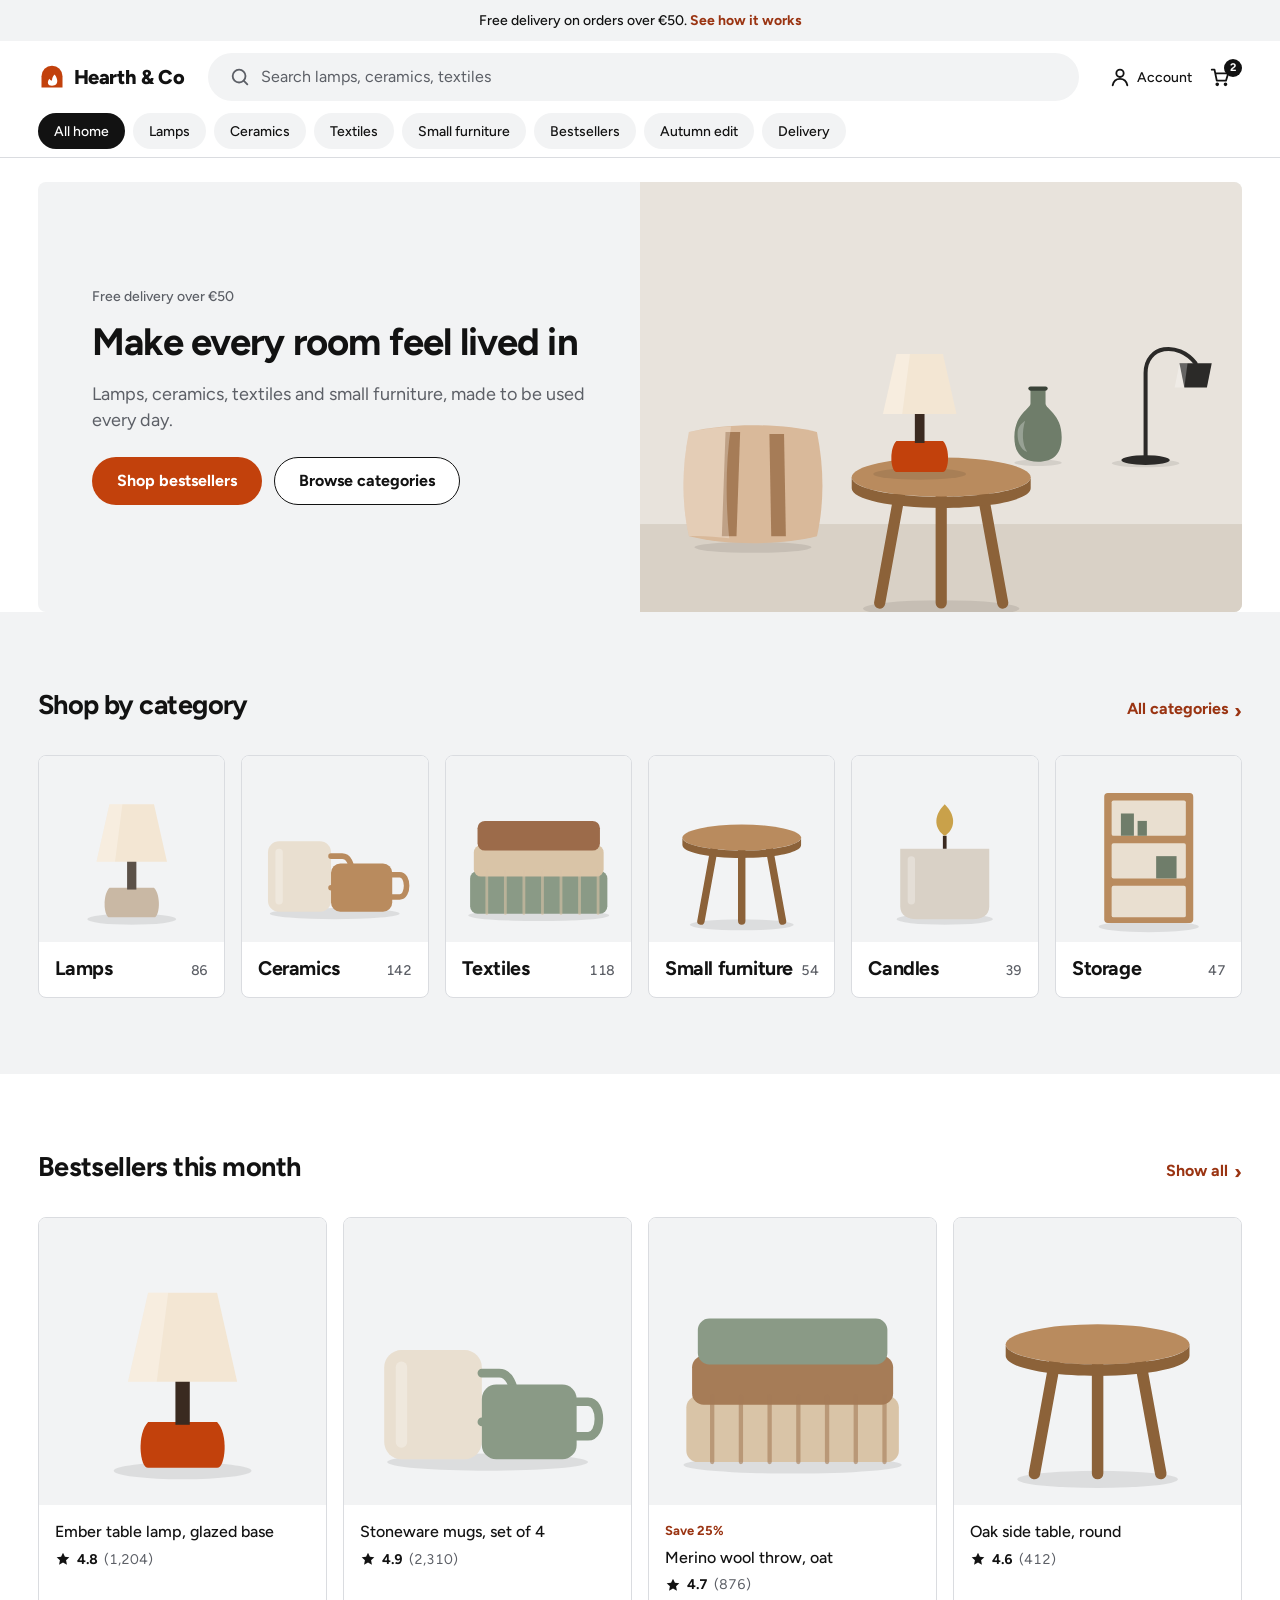
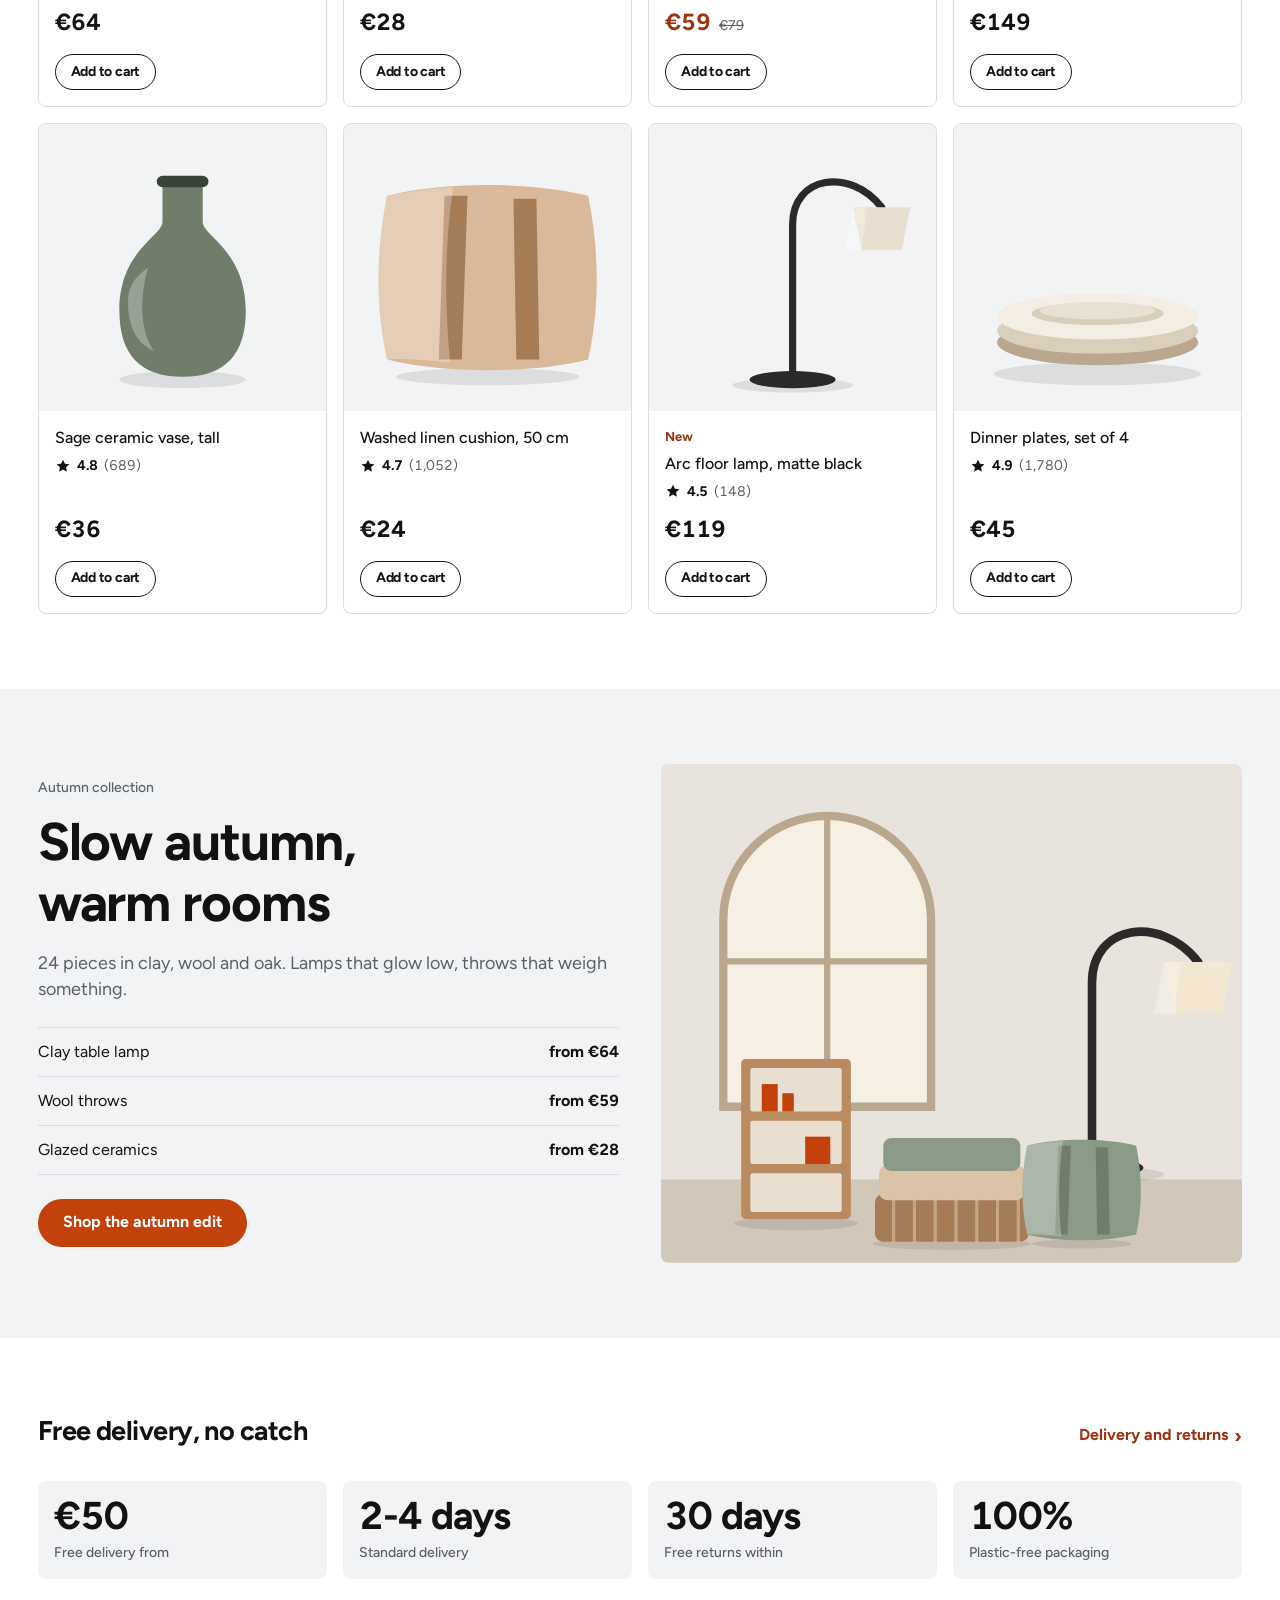
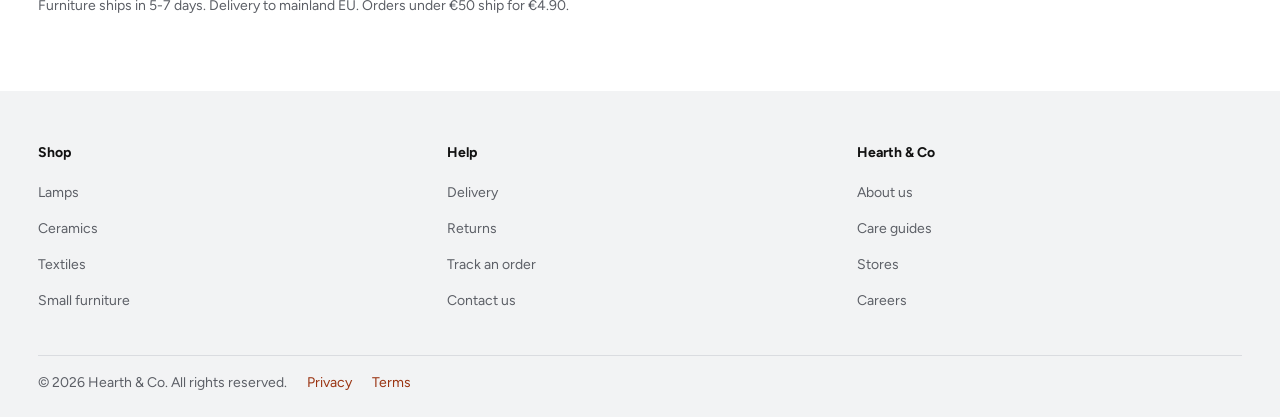
<file: demos/hearth/index.html>
<!doctype html>
<html lang="en">
<head>
<meta charset="utf-8">
<meta name="viewport" content="width=device-width, initial-scale=1, viewport-fit=cover">
<title>Hearth &amp; Co: lamps, ceramics, textiles and small furniture</title>
<meta name="description" content="Home goods for every room: lamps, ceramics, textiles and small furniture. Free delivery on orders over 50 euros.">
<link rel="stylesheet" href="https://fonts.googleapis.com/css2?family=Figtree:wght@400;500;700;800&amp;display=swap">
<link rel="stylesheet" href="../../skills/turtleneck/tokens.css">
<link rel="stylesheet" href="../../skills/turtleneck/styles/market.css">
<link rel="stylesheet" href="site.css">
</head>
<body>
<svg width="0" height="0" style="position:absolute" aria-hidden="true"><defs>
  <style>.c1{fill:var(--c1)}.c2{fill:var(--c2)}.c3{fill:var(--c3)}.sh{fill:rgba(0,0,0,.09)}.hl{fill:rgba(255,255,255,.28)}.ln{fill:none;stroke:var(--c3);stroke-width:5;stroke-linecap:round}.ln2{fill:none;stroke:var(--c2);stroke-width:6;stroke-linecap:round}</style>
  <symbol id="lamp" viewBox="0 0 200 200"><ellipse class="sh" cx="100" cy="176" rx="48" ry="6"/><path class="c2" d="M76 174c-6 0-8-24 0-32h48c8 8 6 32 0 32z"/><rect class="c3" x="95" y="112" width="10" height="32"/><path class="c1" d="M62 114l14-62h48l14 62z"/><path class="hl" d="M76 52h14l-8 62H62z"/></symbol>
  <symbol id="floor" viewBox="0 0 200 200"><ellipse class="sh" cx="100" cy="182" rx="42" ry="5"/><ellipse class="c3" cx="100" cy="178" rx="30" ry="6"/><path class="ln" d="M100 176V70c0-34 40-40 62-12"/><path class="c1" d="M142 58h40l-6 30h-28z"/><path class="hl" d="M142 58h10l-4 30h-12z"/></symbol>
  <symbol id="mugs" viewBox="0 0 200 200"><ellipse class="sh" cx="100" cy="170" rx="70" ry="6"/><rect class="c1" x="28" y="92" width="68" height="76" rx="12"/><path class="ln2" d="M96 108h12c14 0 14 34 0 34H96"/><rect class="c2" x="96" y="116" width="66" height="52" rx="10"/><rect class="hl" x="36" y="100" width="8" height="60" rx="4"/><path class="ln2" d="M162 128h8c10 0 10 24 0 24h-8"/></symbol>
  <symbol id="throw" viewBox="0 0 200 200"><ellipse class="sh" cx="100" cy="172" rx="76" ry="6"/><rect class="c1" x="26" y="124" width="148" height="46" rx="8"/><rect class="c2" x="30" y="96" width="140" height="34" rx="8"/><rect class="c3" x="34" y="70" width="132" height="32" rx="8"/><path class="ln" d="M44 124v46M64 124v46M84 124v46M104 124v46M124 124v46M144 124v46M164 124v46" style="stroke:var(--c2);stroke-width:3;opacity:.6"/></symbol>
  <symbol id="table" viewBox="0 0 200 200"><ellipse class="sh" cx="100" cy="182" rx="56" ry="6"/><path class="ln2" d="M72 90l-16 88M128 90l16 88M100 96v82" style="stroke:var(--c2);stroke-width:8"/><ellipse class="c1" cx="100" cy="88" rx="64" ry="14"/><path class="c2" d="M36 88v8c0 8 28 14 64 14s64-6 64-14v-8c0 8-28 14-64 14s-64-6-64-14z"/></symbol>
  <symbol id="vase" viewBox="0 0 200 200"><ellipse class="sh" cx="100" cy="178" rx="44" ry="6"/><path class="c1" d="M86 40h28v28c0 10 30 20 30 62 0 30-14 46-44 46s-44-16-44-46c0-42 30-52 30-62z"/><path class="hl" d="M76 100c-6 20-6 44 4 58-14-6-18-20-18-34 0-12 6-18 14-24z"/><rect class="c3" x="82" y="36" width="36" height="8" rx="4"/></symbol>
  <symbol id="cushion" viewBox="0 0 200 200"><ellipse class="sh" cx="100" cy="176" rx="64" ry="6"/><path class="c1" d="M30 50c40-10 100-10 140 0 8 40 8 78 0 114-40 10-100 10-140 0-8-36-8-74 0-114z"/><path class="c2" d="M70 50h16l-4 114H66z"/><path class="c2" d="M118 52h16l2 112h-16z"/><path class="hl" d="M30 50c14-3 30-5 46-6-6 40-6 82-2 122-14-1-30-3-44-2-8-36-8-74 0-114z"/></symbol>
  <symbol id="plates" viewBox="0 0 200 200"><ellipse class="sh" cx="100" cy="174" rx="72" ry="8"/><ellipse class="c3" cx="100" cy="152" rx="70" ry="16"/><ellipse class="c2" cx="100" cy="144" rx="70" ry="16"/><ellipse class="c1" cx="100" cy="134" rx="70" ry="16"/><ellipse class="c2" cx="100" cy="132" rx="46" ry="8"/><ellipse class="c1" cx="100" cy="130" rx="40" ry="6" style="opacity:.6"/></symbol>
  <symbol id="candle" viewBox="0 0 200 200"><ellipse class="sh" cx="100" cy="176" rx="52" ry="6"/><path class="c1" d="M52 100h96v62c0 10-8 14-18 14H70c-10 0-18-4-18-14z"/><path class="c3" d="M98 100v-14h4v14z"/><path class="c2" d="M100 52c14 14 10 28 0 34-10-6-14-20 0-34z"/><rect class="hl" x="60" y="108" width="8" height="52" rx="4"/></symbol>
  <symbol id="shelf" viewBox="0 0 200 200"><ellipse class="sh" cx="100" cy="184" rx="54" ry="6"/><rect class="c1" x="52" y="40" width="96" height="140" rx="4"/><rect class="c2" x="60" y="48" width="80" height="38" rx="2"/><rect class="c2" x="60" y="94" width="80" height="38" rx="2"/><rect class="c2" x="60" y="140" width="80" height="34" rx="2"/><rect class="c3" x="70" y="62" width="14" height="24"/><rect class="c3" x="88" y="70" width="10" height="16"/><rect class="c3" x="108" y="108" width="22" height="24"/></symbol>
  <symbol id="star" viewBox="0 0 24 24"><path d="M12 2.500l2.900 6.100 6.600.8-4.900 4.600 1.300 6.600L12 17.300l-5.900 3.300 1.300-6.600L2.500 9.400l6.600-.8z" fill="currentColor"/></symbol>
</defs></svg>

<a class="skip" href="#main">Skip to content</a>
<div class="ribbon">Free delivery on orders over &euro;50. <a href="#delivery">See how it works</a></div>

<header class="nav">
  <div class="wrap">
    <div class="nav-in">
      <a class="logo" href="#" aria-label="Hearth &amp; Co home"><svg viewBox="0 0 32 32" aria-hidden="true"><path d="M4 28V15a12 12 0 0 1 24 0v13z" fill="currentColor"/><path d="M16 26c-5 0-6-4-3-8 1 2 2 2 3 2 0-3 1-5 3-7 3 4 4 8 2 11-1 1-3 2-5 2z" fill="#fff"/></svg><span>Hearth &amp; Co</span></a>
      <form class="search" role="search" onsubmit="return false">
        <svg class="ico" viewBox="0 0 24 24" fill="none" stroke="currentColor" stroke-width="2" stroke-linecap="round" aria-hidden="true"><circle cx="11" cy="11" r="7"/><path d="M20 20l-4-4"/></svg>
        <input type="search" name="q" placeholder="Search lamps, ceramics, textiles" aria-label="Search the shop">
      </form>
      <div class="nav-end">
        <a href="#"><svg class="ico" viewBox="0 0 24 24" fill="none" stroke="currentColor" stroke-width="2" stroke-linecap="round" aria-hidden="true"><circle cx="12" cy="8" r="4"/><path d="M4 21c1-5 4-7 8-7s7 2 8 7"/></svg><span class="lbl">Account</span></a>
        <a href="#" aria-label="Cart, 2 items"><svg class="ico" viewBox="0 0 24 24" fill="none" stroke="currentColor" stroke-width="2" stroke-linecap="round" stroke-linejoin="round" aria-hidden="true"><path d="M3 4h3l2.500 12h10L21 8H7"/><circle cx="9" cy="20" r="1"/><circle cx="18" cy="20" r="1"/></svg><span class="count" aria-hidden="true">2</span></a>
      </div>
    </div>
    <nav class="chips" aria-label="Categories">
      <button class="a-chip" type="button" aria-pressed="true">All home</button>
      <a class="a-chip" href="#lamps">Lamps</a><a class="a-chip" href="#ceramics">Ceramics</a><a class="a-chip" href="#textiles">Textiles</a><a class="a-chip" href="#furniture">Small furniture</a><a class="a-chip" href="#bestsellers">Bestsellers</a><a class="a-chip" href="#autumn">Autumn edit</a><a class="a-chip" href="#delivery">Delivery</a>
    </nav>
  </div>
</header>

<main id="main">
  <section class="hero">
    <div class="wrap">
      <div class="hero-tile">
        <div class="hero-copy">
          <p class="a-eyebrow">Free delivery over &euro;50</p>
          <h1 class="a-headline">Make every room feel lived in</h1>
          <p class="a-intro">Lamps, ceramics, textiles and small furniture, made to be used every day.</p>
          <div class="btns"><a class="a-button a-button-primary" href="#bestsellers">Shop bestsellers</a><a class="a-button a-button-secondary" href="#categories">Browse categories</a></div>
        </div>
        <div class="hero-art" role="img" aria-label="A lamp, vase and cushion on a small oak table">
          <svg viewBox="0 0 560 400" aria-hidden="true">
            <rect y="318" width="560" height="82" fill="#d9d1c6"/>
            <use href="#table" x="140" y="160" width="280" height="260" style="--c1:#b98b5e;--c2:#8c6239;--c3:#5c3f26"/>
            <use href="#lamp" x="170" y="113" width="180" height="180" style="--c1:#f3e6d3;--c2:#c2410c;--c3:#3a2a20"/>
            <use href="#vase" x="320" y="172" width="100" height="100" style="--c1:#6f7d6a;--c2:#4a5648;--c3:#3a4338"/>
            <use href="#cushion" x="20" y="190" width="170" height="170" style="--c1:#d9b99a;--c2:#a67c57;--c3:#6b4a31"/>
            <use href="#floor" x="395" y="40" width="150" height="320" preserveAspectRatio="none" style="--c1:#2b2a28;--c2:#2b2a28;--c3:#2b2a28"/>
          </svg>
        </div>
      </div>
    </div>
  </section>

  <section class="sec a-alt" id="categories" aria-labelledby="h-cats">
    <div class="wrap">
      <div class="sec-head"><h2 class="a-section" id="h-cats">Shop by category</h2><a class="a-more" href="#">All categories</a></div>
      <ul class="cats">
        <li><a class="a-tile cat" id="lamps" href="#"><div class="art"><svg viewBox="0 0 200 200" role="img" aria-label="Table lamp"><use href="#lamp" style="--c1:#f3e6d3;--c2:#c9b8a4;--c3:#5b5148"/></svg></div><span class="cat-name">Lamps <small>86</small></span></a></li>
        <li><a class="a-tile cat" id="ceramics" href="#"><div class="art"><svg viewBox="0 0 200 200" role="img" aria-label="Ceramic mugs"><use href="#mugs" style="--c1:#e9dfd0;--c2:#b98b5e;--c3:#5b5148"/></svg></div><span class="cat-name">Ceramics <small>142</small></span></a></li>
        <li><a class="a-tile cat" id="textiles" href="#"><div class="art"><svg viewBox="0 0 200 200" role="img" aria-label="Folded throws"><use href="#throw" style="--c1:#8a9a86;--c2:#d9c4a7;--c3:#9c6b4a"/></svg></div><span class="cat-name">Textiles <small>118</small></span></a></li>
        <li><a class="a-tile cat" id="furniture" href="#"><div class="art"><svg viewBox="0 0 200 200" role="img" aria-label="Side table"><use href="#table" style="--c1:#b98b5e;--c2:#8c6239;--c3:#5c3f26"/></svg></div><span class="cat-name">Small furniture <small>54</small></span></a></li>
        <li><a class="a-tile cat" href="#"><div class="art"><svg viewBox="0 0 200 200" role="img" aria-label="Candle"><use href="#candle" style="--c1:#d9d1c6;--c2:#c9a14a;--c3:#3a2a20"/></svg></div><span class="cat-name">Candles <small>39</small></span></a></li>
        <li><a class="a-tile cat" href="#"><div class="art"><svg viewBox="0 0 200 200" role="img" aria-label="Open shelf"><use href="#shelf" style="--c1:#b98b5e;--c2:#e9dfd0;--c3:#6f7d6a"/></svg></div><span class="cat-name">Storage <small>47</small></span></a></li>
      </ul>
    </div>
  </section>

  <section class="sec" id="bestsellers" aria-labelledby="h-best">
    <div class="wrap">
      <div class="sec-head"><h2 class="a-section" id="h-best">Bestsellers this month</h2><a class="a-more" href="#">Show all</a></div>
      <ul class="grid">
        <li><a class="a-tile card" href="#"><div class="art"><svg viewBox="0 0 200 200" role="img" aria-label="Ember table lamp"><use href="#lamp" style="--c1:#f3e6d3;--c2:#c2410c;--c3:#3a2a20"/></svg></div><div class="card-body"><h3>Ember table lamp, glazed base</h3><p class="rate" aria-label="Rated 4.8 out of 5 from 1,204 reviews"><svg><use href="#star"/></svg><b>4.8</b> (1,204)</p><p class="price-row"><span class="a-price">&euro;64</span></p><span class="a-button a-button-secondary a-button-small">Add to cart</span></div></a></li>
        <li><a class="a-tile card" href="#"><div class="art"><svg viewBox="0 0 200 200" role="img" aria-label="Stoneware mugs"><use href="#mugs" style="--c1:#e9dfd0;--c2:#8a9a86;--c3:#5b5148"/></svg></div><div class="card-body"><h3>Stoneware mugs, set of 4</h3><p class="rate" aria-label="Rated 4.9 out of 5 from 2,310 reviews"><svg><use href="#star"/></svg><b>4.9</b> (2,310)</p><p class="price-row"><span class="a-price">&euro;28</span></p><span class="a-button a-button-secondary a-button-small">Add to cart</span></div></a></li>
        <li><a class="a-tile card" href="#"><div class="art"><svg viewBox="0 0 200 200" role="img" aria-label="Wool throw"><use href="#throw" style="--c1:#d9c4a7;--c2:#a67c57;--c3:#8a9a86"/></svg></div><div class="card-body"><span class="badge">Save 25%</span><h3>Merino wool throw, oat</h3><p class="rate" aria-label="Rated 4.7 out of 5 from 876 reviews"><svg><use href="#star"/></svg><b>4.7</b> (876)</p><p class="price-row"><span class="a-price is-sale">&euro;59</span><s>&euro;79</s></p><span class="a-button a-button-secondary a-button-small">Add to cart</span></div></a></li>
        <li><a class="a-tile card" href="#"><div class="art"><svg viewBox="0 0 200 200" role="img" aria-label="Oak side table"><use href="#table" style="--c1:#b98b5e;--c2:#8c6239;--c3:#5c3f26"/></svg></div><div class="card-body"><h3>Oak side table, round</h3><p class="rate" aria-label="Rated 4.6 out of 5 from 412 reviews"><svg><use href="#star"/></svg><b>4.6</b> (412)</p><p class="price-row"><span class="a-price">&euro;149</span></p><span class="a-button a-button-secondary a-button-small">Add to cart</span></div></a></li>
        <li><a class="a-tile card" href="#"><div class="art"><svg viewBox="0 0 200 200" role="img" aria-label="Ceramic vase"><use href="#vase" style="--c1:#6f7d6a;--c2:#4a5648;--c3:#3a4338"/></svg></div><div class="card-body"><h3>Sage ceramic vase, tall</h3><p class="rate" aria-label="Rated 4.8 out of 5 from 689 reviews"><svg><use href="#star"/></svg><b>4.8</b> (689)</p><p class="price-row"><span class="a-price">&euro;36</span></p><span class="a-button a-button-secondary a-button-small">Add to cart</span></div></a></li>
        <li><a class="a-tile card" href="#"><div class="art"><svg viewBox="0 0 200 200" role="img" aria-label="Linen cushion"><use href="#cushion" style="--c1:#d9b99a;--c2:#a67c57;--c3:#6b4a31"/></svg></div><div class="card-body"><h3>Washed linen cushion, 50 cm</h3><p class="rate" aria-label="Rated 4.7 out of 5 from 1,052 reviews"><svg><use href="#star"/></svg><b>4.7</b> (1,052)</p><p class="price-row"><span class="a-price">&euro;24</span></p><span class="a-button a-button-secondary a-button-small">Add to cart</span></div></a></li>
        <li><a class="a-tile card" href="#"><div class="art"><svg viewBox="0 0 200 200" role="img" aria-label="Arc floor lamp"><use href="#floor" style="--c1:#e9dfd0;--c2:#2b2a28;--c3:#2b2a28"/></svg></div><div class="card-body"><span class="badge">New</span><h3>Arc floor lamp, matte black</h3><p class="rate" aria-label="Rated 4.5 out of 5 from 148 reviews"><svg><use href="#star"/></svg><b>4.5</b> (148)</p><p class="price-row"><span class="a-price">&euro;119</span></p><span class="a-button a-button-secondary a-button-small">Add to cart</span></div></a></li>
        <li><a class="a-tile card" href="#"><div class="art"><svg viewBox="0 0 200 200" role="img" aria-label="Dinner plates"><use href="#plates" style="--c1:#f3ede3;--c2:#d9cdbb;--c3:#b9a88f"/></svg></div><div class="card-body"><h3>Dinner plates, set of 4</h3><p class="rate" aria-label="Rated 4.9 out of 5 from 1,780 reviews"><svg><use href="#star"/></svg><b>4.9</b> (1,780)</p><p class="price-row"><span class="a-price">&euro;45</span></p><span class="a-button a-button-secondary a-button-small">Add to cart</span></div></a></li>
      </ul>
    </div>
  </section>

  <section class="sec a-alt" id="autumn" aria-labelledby="h-autumn">
    <div class="wrap season">
      <div class="season-copy a-reveal">
        <p class="a-eyebrow">Autumn collection</p>
        <h2 class="a-hero" id="h-autumn">Slow autumn, warm rooms</h2>
        <p class="a-intro">24 pieces in clay, wool and oak. Lamps that glow low, throws that weigh something.</p>
        <ul class="season-list">
          <li><span>Clay table lamp</span><b>from &euro;64</b></li>
          <li><span>Wool throws</span><b>from &euro;59</b></li>
          <li><span>Glazed ceramics</span><b>from &euro;28</b></li>
        </ul>
        <div class="btns"><a class="a-button a-button-primary" href="#">Shop the autumn edit</a></div>
      </div>
      <div class="season-art a-reveal" role="img" aria-label="A reading corner with a floor lamp, throw and cushion">
        <svg viewBox="0 0 560 480" aria-hidden="true">
          <rect width="560" height="480" fill="#e8e3dc"/>
          <path d="M60 330V150a100 100 0 0 1 200 0v180z" fill="#f6efe4"/><path d="M60 330V150a100 100 0 0 1 200 0v180z" fill="none" stroke="#b9a88f" stroke-width="8"/><path d="M160 50v280M60 190h200" stroke="#b9a88f" stroke-width="6"/>
          <rect y="400" width="560" height="80" fill="#d2c8ba"/>
          <use href="#floor" x="250" y="60" width="330" height="400" preserveAspectRatio="none" style="--c1:#f3e6d3;--c2:#2b2a28;--c3:#2b2a28"/>
          <use href="#shelf" x="20" y="240" width="220" height="220" style="--c1:#b98b5e;--c2:#e9dfd0;--c3:#c2410c"/>
          <use href="#throw" x="180" y="290" width="200" height="200" style="--c1:#a67c57;--c2:#d9c4a7;--c3:#8a9a86"/>
          <use href="#cushion" x="330" y="330" width="150" height="150" style="--c1:#8a9a86;--c2:#6f7d6a;--c3:#4a5648"/>
        </svg>
      </div>
    </div>
  </section>

  <section class="sec" id="delivery" aria-labelledby="h-del">
    <div class="wrap">
      <div class="sec-head"><h2 class="a-section" id="h-del">Free delivery, no catch</h2><a class="a-more" href="#">Delivery and returns</a></div>
      <dl class="stats a-reveal">
        <div><dt>Free delivery from</dt><dd>&euro;50</dd></div>
        <div><dt>Standard delivery</dt><dd>2-4 days</dd></div>
        <div><dt>Free returns within</dt><dd>30 days</dd></div>
        <div><dt>Plastic-free packaging</dt><dd>100%</dd></div>
      </dl>
      <p class="fine">Furniture ships in 5-7 days. Delivery to mainland EU. Orders under &euro;50 ship for &euro;4.90.</p>
    </div>
  </section>
</main>

<footer class="foot">
  <div class="wrap">
    <div class="foot-cols">
      <details open><summary>Shop</summary><ul><li><a href="#">Lamps</a></li><li><a href="#">Ceramics</a></li><li><a href="#">Textiles</a></li><li><a href="#">Small furniture</a></li></ul></details>
      <details open><summary>Help</summary><ul><li><a href="#">Delivery</a></li><li><a href="#">Returns</a></li><li><a href="#">Track an order</a></li><li><a href="#">Contact us</a></li></ul></details>
      <details open><summary>Hearth &amp; Co</summary><ul><li><a href="#">About us</a></li><li><a href="#">Care guides</a></li><li><a href="#">Stores</a></li><li><a href="#">Careers</a></li></ul></details>
    </div>
    <div class="legal"><span>&copy; 2026 Hearth &amp; Co. All rights reserved.</span><a href="#">Privacy</a><a href="#">Terms</a></div>
  </div>
</footer>
<script>
  document.documentElement.classList.add('a-js');
  const io = new IntersectionObserver(es => es.forEach(e => { if (e.isIntersecting) { e.target.classList.add('is-in'); io.unobserve(e.target); } }), { rootMargin: '0px 0px -10% 0px' });
  document.querySelectorAll('.a-reveal').forEach(el => io.observe(el));
  const mq = matchMedia('(min-width: 640px)');
  const sync = () => document.querySelectorAll('.foot details').forEach(d => d.open = mq.matches);
  mq.addEventListener('change', sync); sync();
</script>
</body>
</html>
</file>
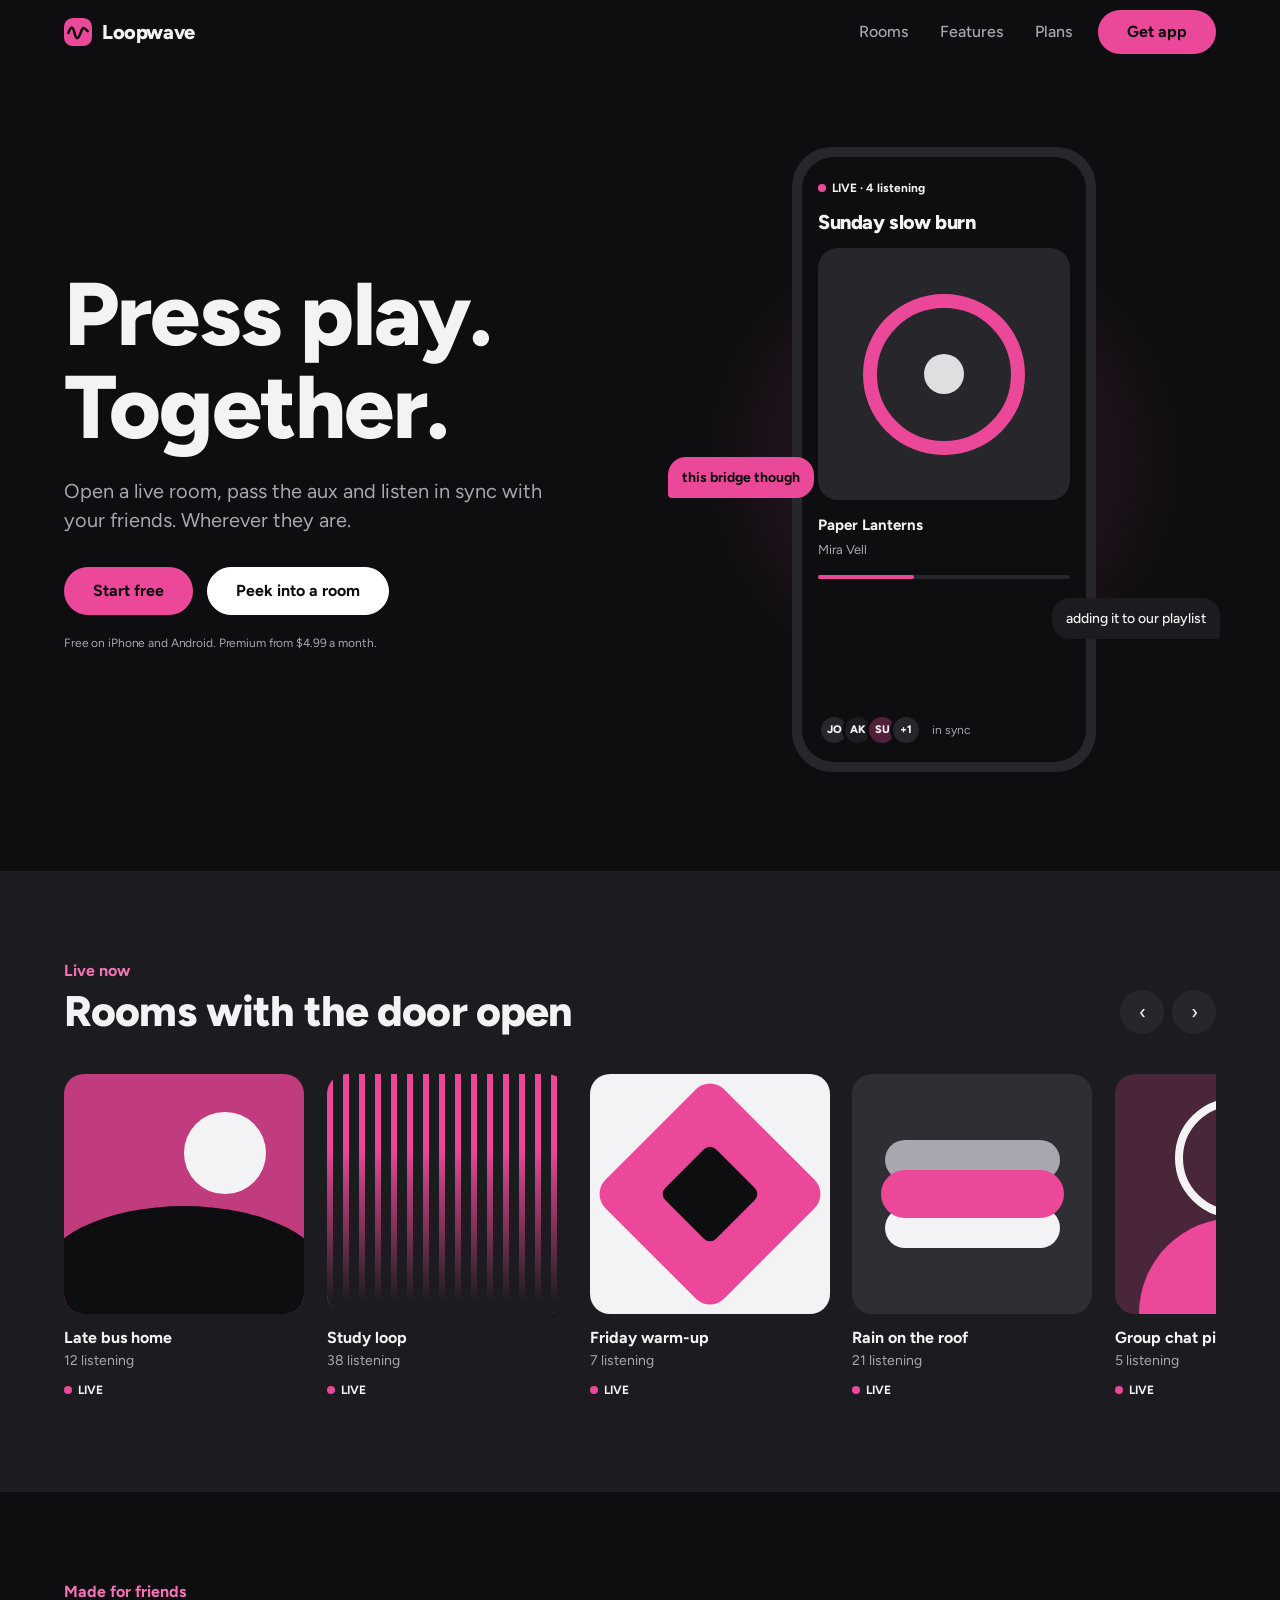
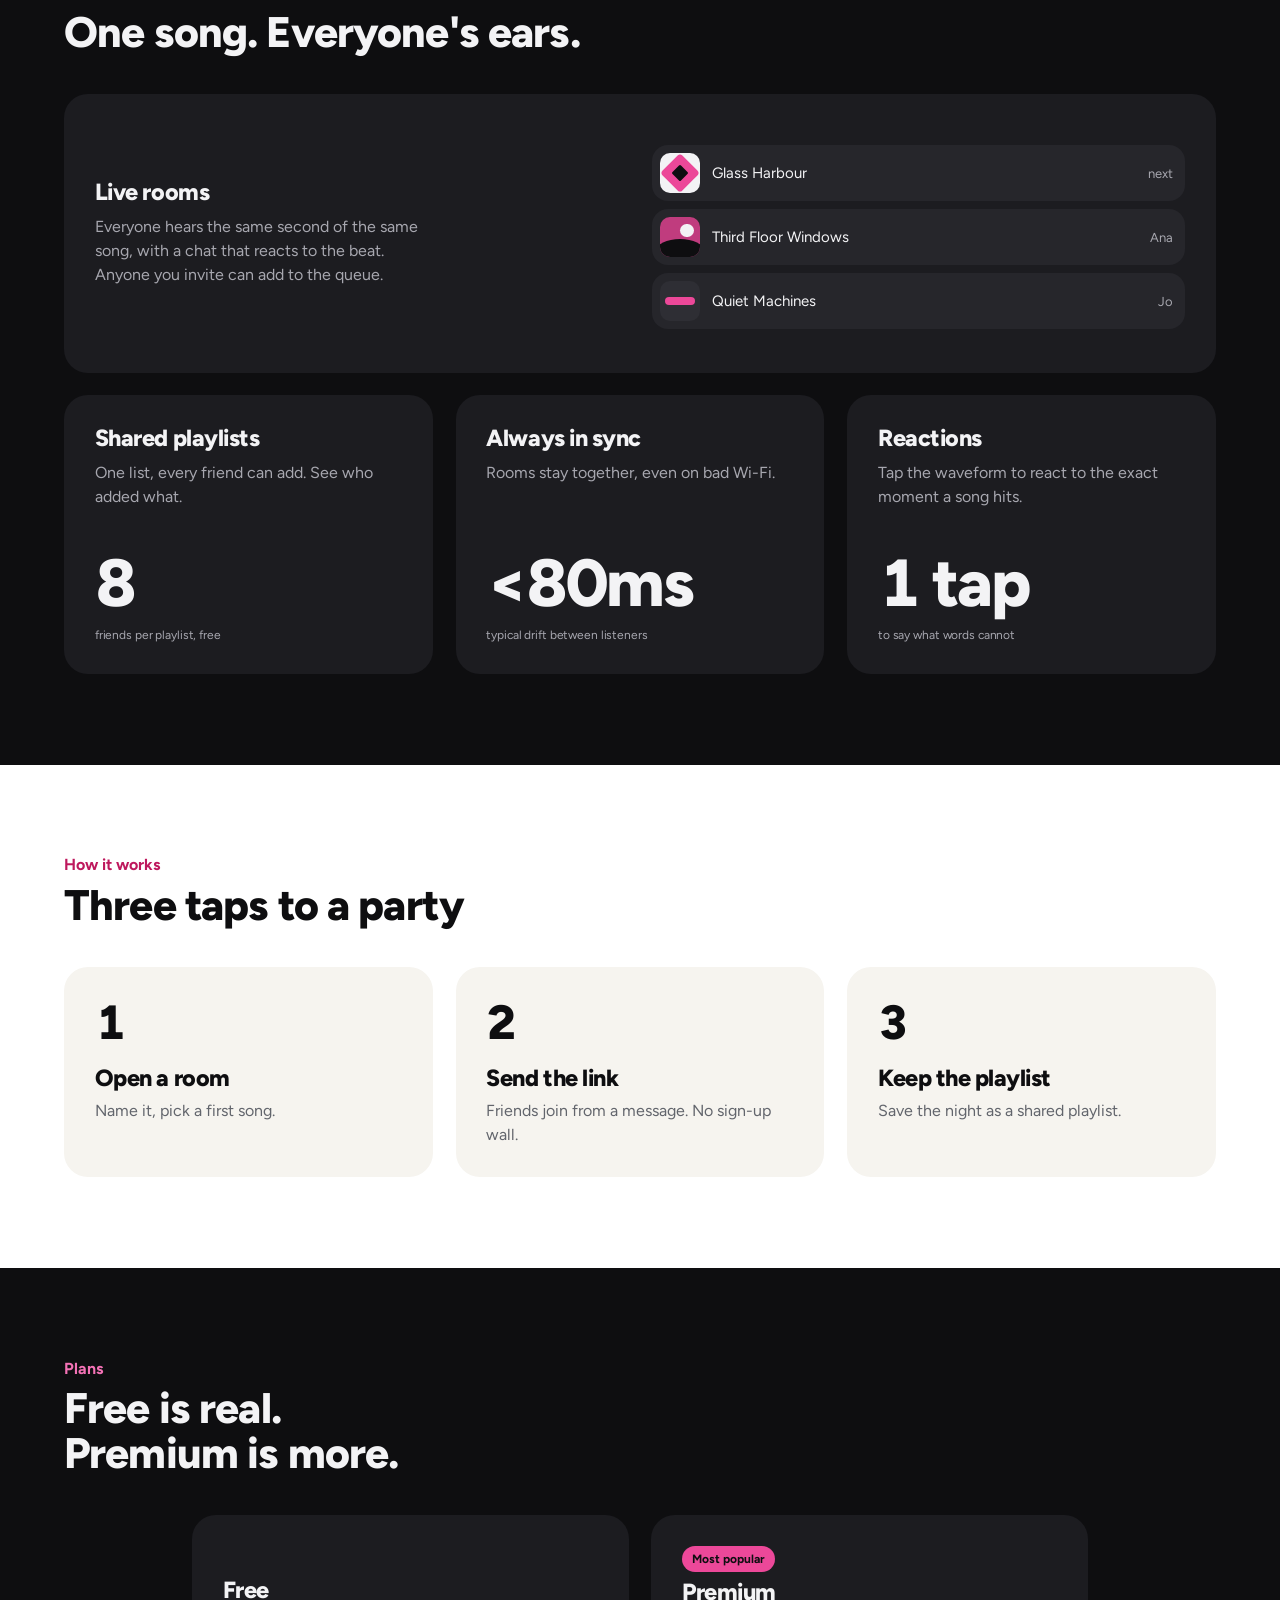
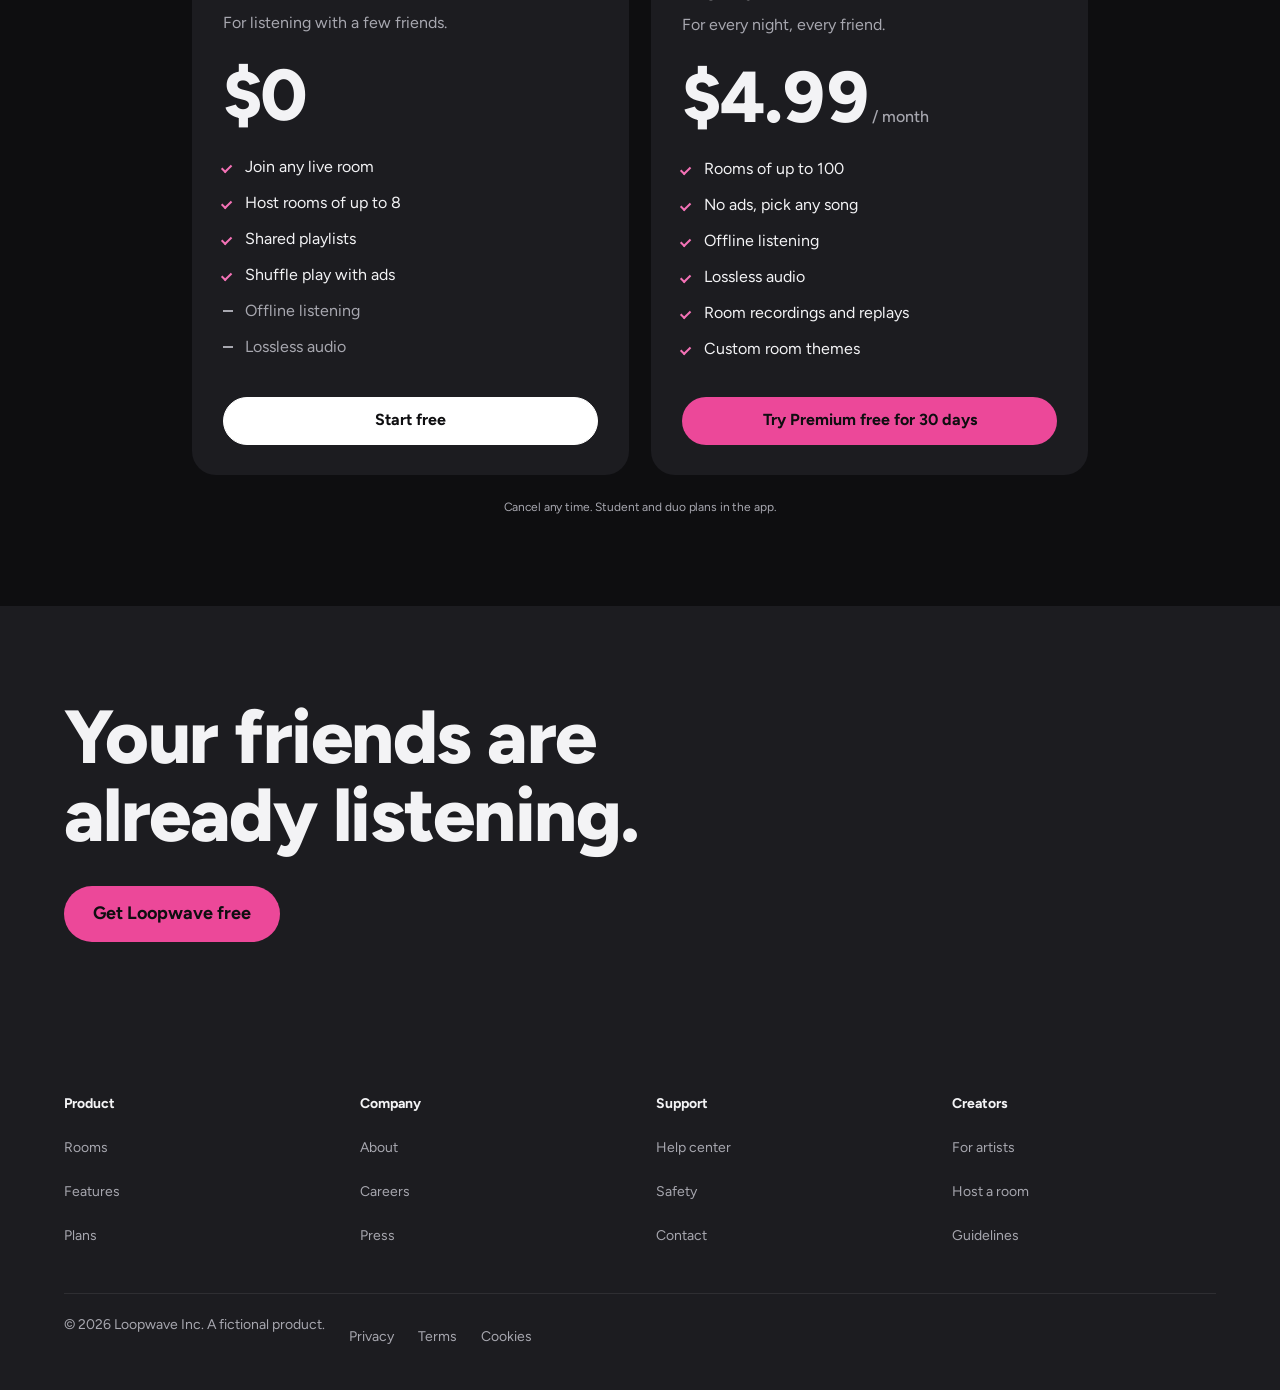
<file: demos/loopwave/index.html>
<!doctype html>
<html lang="en">
<head>
<meta charset="utf-8">
<meta name="viewport" content="width=device-width, initial-scale=1, viewport-fit=cover">
<title>Loopwave: listen together</title>
<meta name="description" content="Loopwave is the music app where friends share live listening rooms and playlists. Free to start, Premium for more.">
<link rel="preconnect" href="https://fonts.googleapis.com"><link rel="preconnect" href="https://fonts.gstatic.com" crossorigin>
<link rel="stylesheet" href="https://fonts.googleapis.com/css2?family=Figtree:wght@400;500;700;800&display=swap">
<link rel="stylesheet" href="../../skills/turtleneck/tokens.css">
<link rel="stylesheet" href="../../skills/turtleneck/styles/vibe.css">
<link rel="stylesheet" href="site.css">
</head>
<body>
<svg width="0" height="0" style="position:absolute" aria-hidden="true"><symbol id="logo" viewBox="0 0 32 32"><rect width="32" height="32" rx="10" fill="#ec4899"/><path d="M5 17c3-8 5-8 7 0s4 8 7 0 4-6 8-2" fill="none" stroke="#0e0e10" stroke-width="3" stroke-linecap="round"/></symbol></svg>

<nav class="gnav" aria-label="Global">
  <ul class="gnav-list">
    <li class="mark-li" style="display:contents"><a class="mark" href="#top" aria-label="Loopwave home"><svg aria-hidden="true"><use href="#logo"/></svg>Loopwave</a></li>
    <li class="gnav-link" style="display:contents"><a class="gnav-link" href="#rooms">Rooms</a></li>
    <li class="gnav-link" style="display:contents"><a class="gnav-link" href="#features">Features</a></li>
    <li class="gnav-link" style="display:contents"><a class="gnav-link" href="#plans">Plans</a></li>
    <li style="display:contents"><a class="a-button nav-cta" href="#plans" style="margin-left:8px">Get app</a></li>
    <li style="display:contents"><button class="gnav-burger" type="button" popovertarget="menu" aria-label="Menu"><svg width="22" height="22" viewBox="0 0 22 22" aria-hidden="true"><path d="M3 7h16M3 15h16" stroke="currentColor" stroke-width="2" stroke-linecap="round"/></svg></button></li>
  </ul>
</nav>
<div class="gnav-flyout" id="menu" popover>
  <button class="close" type="button" popovertarget="menu" popovertargetaction="hide" aria-label="Close menu"><svg width="22" height="22" viewBox="0 0 22 22" aria-hidden="true"><path d="M4 4l14 14M18 4L4 18" stroke="currentColor" stroke-width="2" stroke-linecap="round"/></svg></button>
  <ul><li><a href="#rooms">Rooms</a></li><li><a href="#features">Features</a></li><li><a href="#plans">Plans</a></li></ul>
</div>

<main id="top">
<section class="hero">
  <div class="a-container-wide hero-grid">
    <div>
      <h1 class="a-hero"><span>Press play.</span><span>Together.</span></h1>
      <p class="a-intro">Open a live room, pass the aux and listen in sync with your friends. Wherever they are.</p>
      <div class="a-buttons">
        <a class="a-button" href="#plans">Start free</a>
        <a class="a-button a-button-secondary" href="#rooms">Peek into a room</a>
      </div>
      <p class="a-caption">Free on iPhone and Android. Premium from $4.99 a month.</p>
    </div>
    <div class="stage">
      <div class="phone" role="img" aria-label="Loopwave app showing a live room with four listeners and a track playing">
        <div class="screen">
          <span class="live">LIVE &middot; 4 listening</span>
          <p class="room-title">Sunday slow burn</p>
          <div class="cv c1 cover-big"></div>
          <div class="track"><b>Paper Lanterns</b><span>Mira Vell</span></div>
          <div class="bar"><i></i></div>
          <div class="faces"><span class="face">JO</span><span class="face t2">AK</span><span class="face t3">SU</span><span class="face">+1</span><small>in sync</small></div>
        </div>
      </div>
      <p class="chat b">this bridge though</p>
      <p class="chat">adding it to our playlist</p>
    </div>
  </div>
</section>

<section class="a-section-block a-alt" id="rooms">
  <div class="a-container-wide">
    <div class="sec-head">
      <div><p class="a-eyebrow">Live now</p><h2 class="a-headline">Rooms with the door open</h2></div>
      <div class="paddles"><button class="paddle" type="button" aria-label="Scroll left" data-dir="-1">&#8249;</button><button class="paddle" type="button" aria-label="Scroll right" data-dir="1">&#8250;</button></div>
    </div>
    <div class="rail" id="rail" tabindex="0" aria-label="Live rooms">
      <a href="#plans"><div class="cv c2"></div><b>Late bus home</b><small>12 listening</small><span class="live">LIVE</span></a>
      <a href="#plans"><div class="cv c3"></div><b>Study loop</b><small>38 listening</small><span class="live">LIVE</span></a>
      <a href="#plans"><div class="cv c4"></div><b>Friday warm-up</b><small>7 listening</small><span class="live">LIVE</span></a>
      <a href="#plans"><div class="cv c5"></div><b>Rain on the roof</b><small>21 listening</small><span class="live">LIVE</span></a>
      <a href="#plans"><div class="cv c6"></div><b>Group chat picks</b><small>5 listening</small><span class="live">LIVE</span></a>
      <a href="#plans"><div class="cv c1"></div><b>Sunday slow burn</b><small>4 listening</small><span class="live">LIVE</span></a>
    </div>
  </div>
</section>

<section class="a-section-block" id="features">
  <div class="a-container-wide">
    <div class="sec-head"><div><p class="a-eyebrow">Made for friends</p><h2 class="a-headline">One song. Everyone's ears.</h2></div></div>
    <div class="bento">
      <article class="a-tile bento-item wide">
        <div><h3 class="a-tile-head">Live rooms</h3><p class="a-body" style="margin-top:10px">Everyone hears the same second of the same song, with a chat that reacts to the beat. Anyone you invite can add to the queue.</p></div>
        <ul class="queue" aria-label="Example queue">
          <li><span class="cv c4"></span><span>Glass Harbour</span><em>next</em></li>
          <li><span class="cv c2"></span><span>Third Floor Windows</span><em>Ana</em></li>
          <li><span class="cv c5"></span><span>Quiet Machines</span><em>Jo</em></li>
        </ul>
      </article>
      <article class="a-tile bento-item"><h3 class="a-tile-head">Shared playlists</h3><p class="a-body">One list, every friend can add. See who added what.</p><p class="stat">8</p><p class="a-caption">friends per playlist, free</p></article>
      <article class="a-tile bento-item"><h3 class="a-tile-head">Always in sync</h3><p class="a-body">Rooms stay together, even on bad Wi-Fi.</p><p class="stat">&lt;80ms</p><p class="a-caption">typical drift between listeners</p></article>
      <article class="a-tile bento-item"><h3 class="a-tile-head">Reactions</h3><p class="a-body">Tap the waveform to react to the exact moment a song hits.</p><p class="stat">1 tap</p><p class="a-caption">to say what words cannot</p></article>
    </div>
  </div>
</section>

<section class="a-section-block a-light">
  <div class="a-container-wide">
    <div class="sec-head"><div><p class="a-eyebrow">How it works</p><h2 class="a-headline">Three taps to a party</h2></div></div>
    <ol class="steps">
      <li><h3 class="a-tile-head">Open a room</h3><p>Name it, pick a first song.</p></li>
      <li><h3 class="a-tile-head">Send the link</h3><p>Friends join from a message. No sign-up wall.</p></li>
      <li><h3 class="a-tile-head">Keep the playlist</h3><p>Save the night as a shared playlist.</p></li>
    </ol>
  </div>
</section>

<section class="a-section-block" id="plans">
  <div class="a-container-wide">
    <div class="sec-head"><div><p class="a-eyebrow">Plans</p><h2 class="a-headline">Free is real. Premium is more.</h2></div></div>
    <div class="plans">
      <article class="a-tile plan">
        <span class="badge-spacer"></span>
        <h3 class="a-tile-head">Free</h3><p class="for">For listening with a few friends.</p>
        <p class="price">$0</p>
        <ul><li>Join any live room</li><li>Host rooms of up to 8</li><li>Shared playlists</li><li>Shuffle play with ads</li><li class="no">Offline listening</li><li class="no">Lossless audio</li></ul>
        <a class="a-button a-button-secondary" href="#">Start free</a>
      </article>
      <article class="a-tile plan">
        <span class="badge">Most popular</span>
        <h3 class="a-tile-head">Premium</h3><p class="for">For every night, every friend.</p>
        <p class="price">$4.99<small> / month</small></p>
        <ul><li>Rooms of up to 100</li><li>No ads, pick any song</li><li>Offline listening</li><li>Lossless audio</li><li>Room recordings and replays</li><li>Custom room themes</li></ul>
        <a class="a-button" href="#">Try Premium free for 30 days</a>
      </article>
    </div>
    <p class="a-caption" style="text-align:center;margin-top:24px">Cancel any time. Student and duo plans in the app.</p>
  </div>
</section>

<section class="a-section-block a-alt cta">
  <div class="a-container-wide">
    <h2 class="a-hero">Your friends are already listening.</h2>
    <div class="a-buttons"><a class="a-button a-button-large" href="#">Get Loopwave free</a></div>
  </div>
</section>
</main>

<footer class="gfoot">
  <div class="a-container-wide">
    <nav class="gfoot-cols" aria-label="Footer">
      <details><summary>Product</summary><ul><li><a href="#rooms">Rooms</a></li><li><a href="#features">Features</a></li><li><a href="#plans">Plans</a></li></ul></details>
      <details><summary>Company</summary><ul><li><a href="#">About</a></li><li><a href="#">Careers</a></li><li><a href="#">Press</a></li></ul></details>
      <details><summary>Support</summary><ul><li><a href="#">Help center</a></li><li><a href="#">Safety</a></li><li><a href="#">Contact</a></li></ul></details>
      <details><summary>Creators</summary><ul><li><a href="#">For artists</a></li><li><a href="#">Host a room</a></li><li><a href="#">Guidelines</a></li></ul></details>
    </nav>
    <div class="gfoot-legal"><span>&copy; 2026 Loopwave Inc. A fictional product.</span><a href="#">Privacy</a><a href="#">Terms</a><a href="#">Cookies</a></div>
  </div>
</footer>

<script>
  document.querySelectorAll('.gnav-flyout a').forEach(a => a.addEventListener('click', () => document.getElementById('menu').hidePopover()));
  const rail = document.getElementById('rail');
  document.querySelectorAll('.paddle').forEach(b => b.addEventListener('click', () => rail.scrollBy({ left: b.dataset.dir * rail.clientWidth * 0.8, behavior: matchMedia('(prefers-reduced-motion: reduce)').matches ? 'auto' : 'smooth' })));
  const mq = matchMedia('(min-width: 734px)');
  const sync = () => document.querySelectorAll('.gfoot details').forEach(d => d.open = mq.matches);
  sync(); mq.addEventListener('change', sync);
</script>
</body>
</html>
</file>
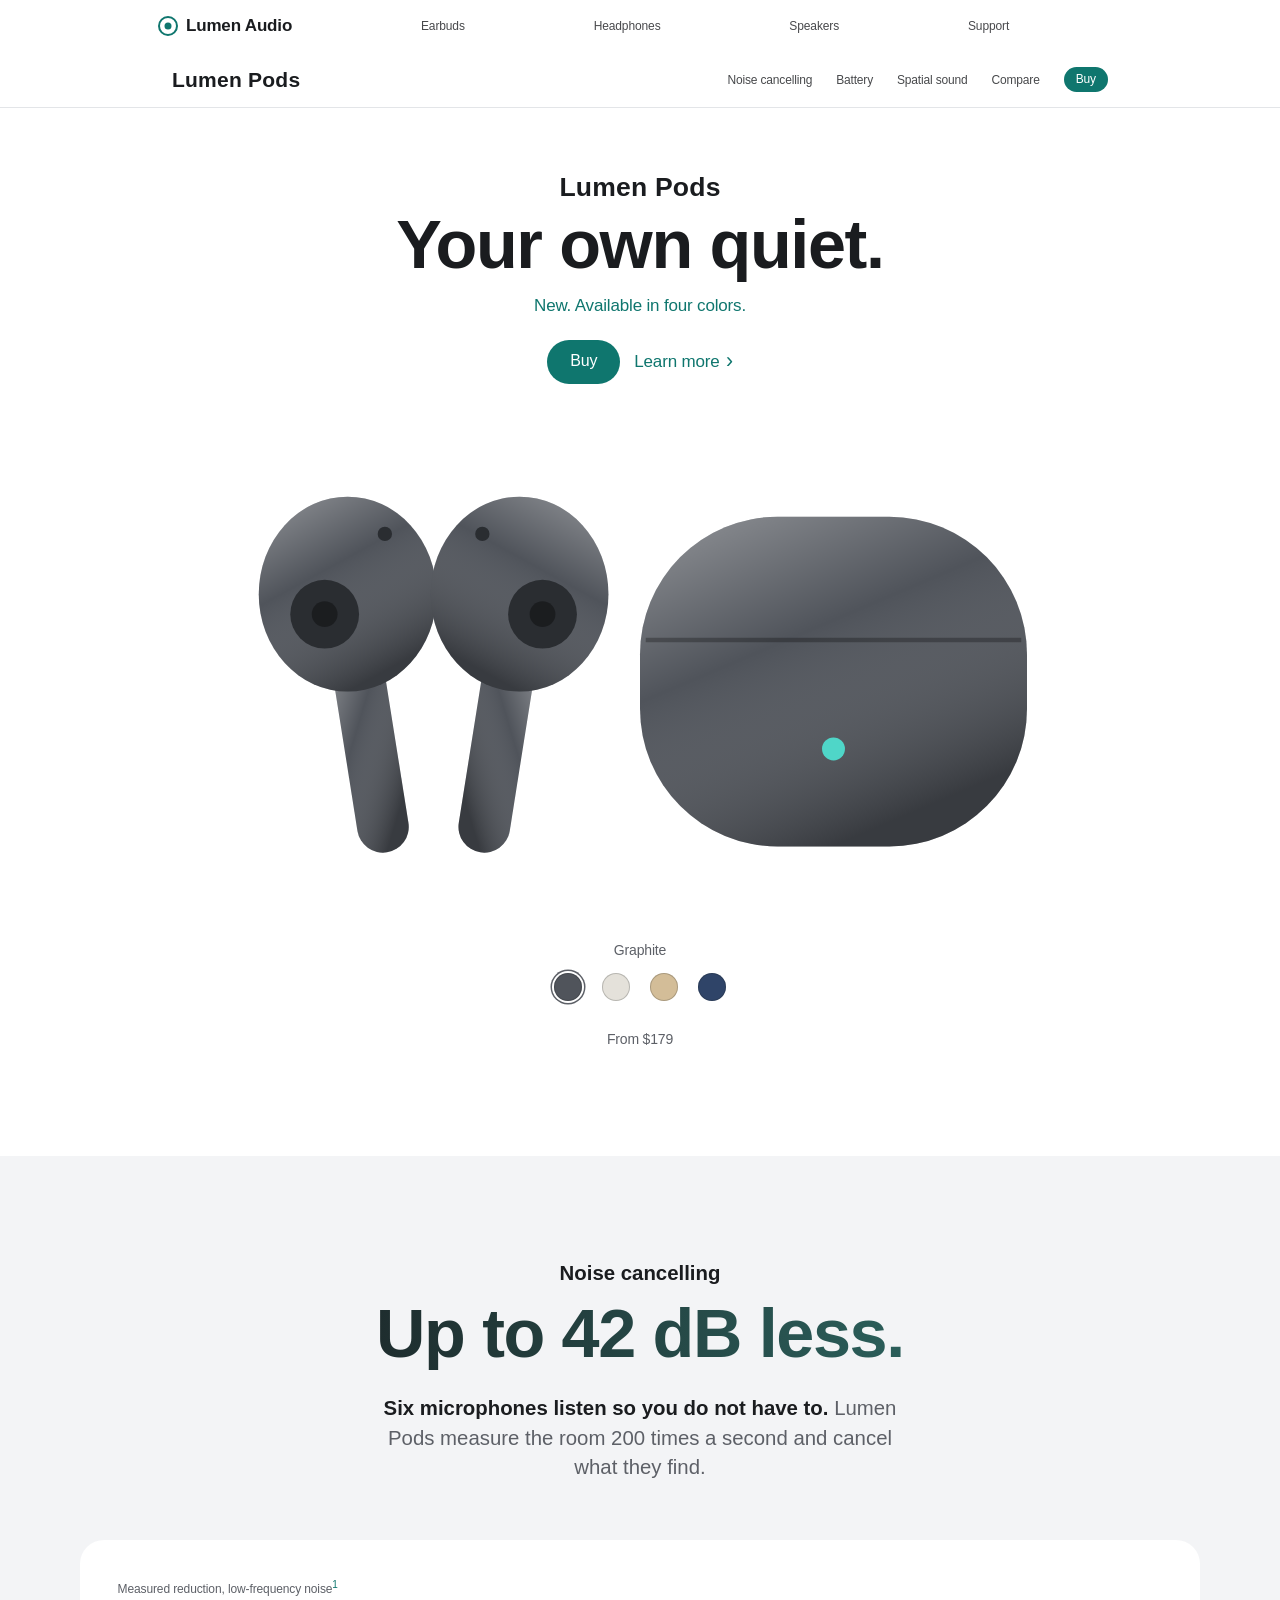
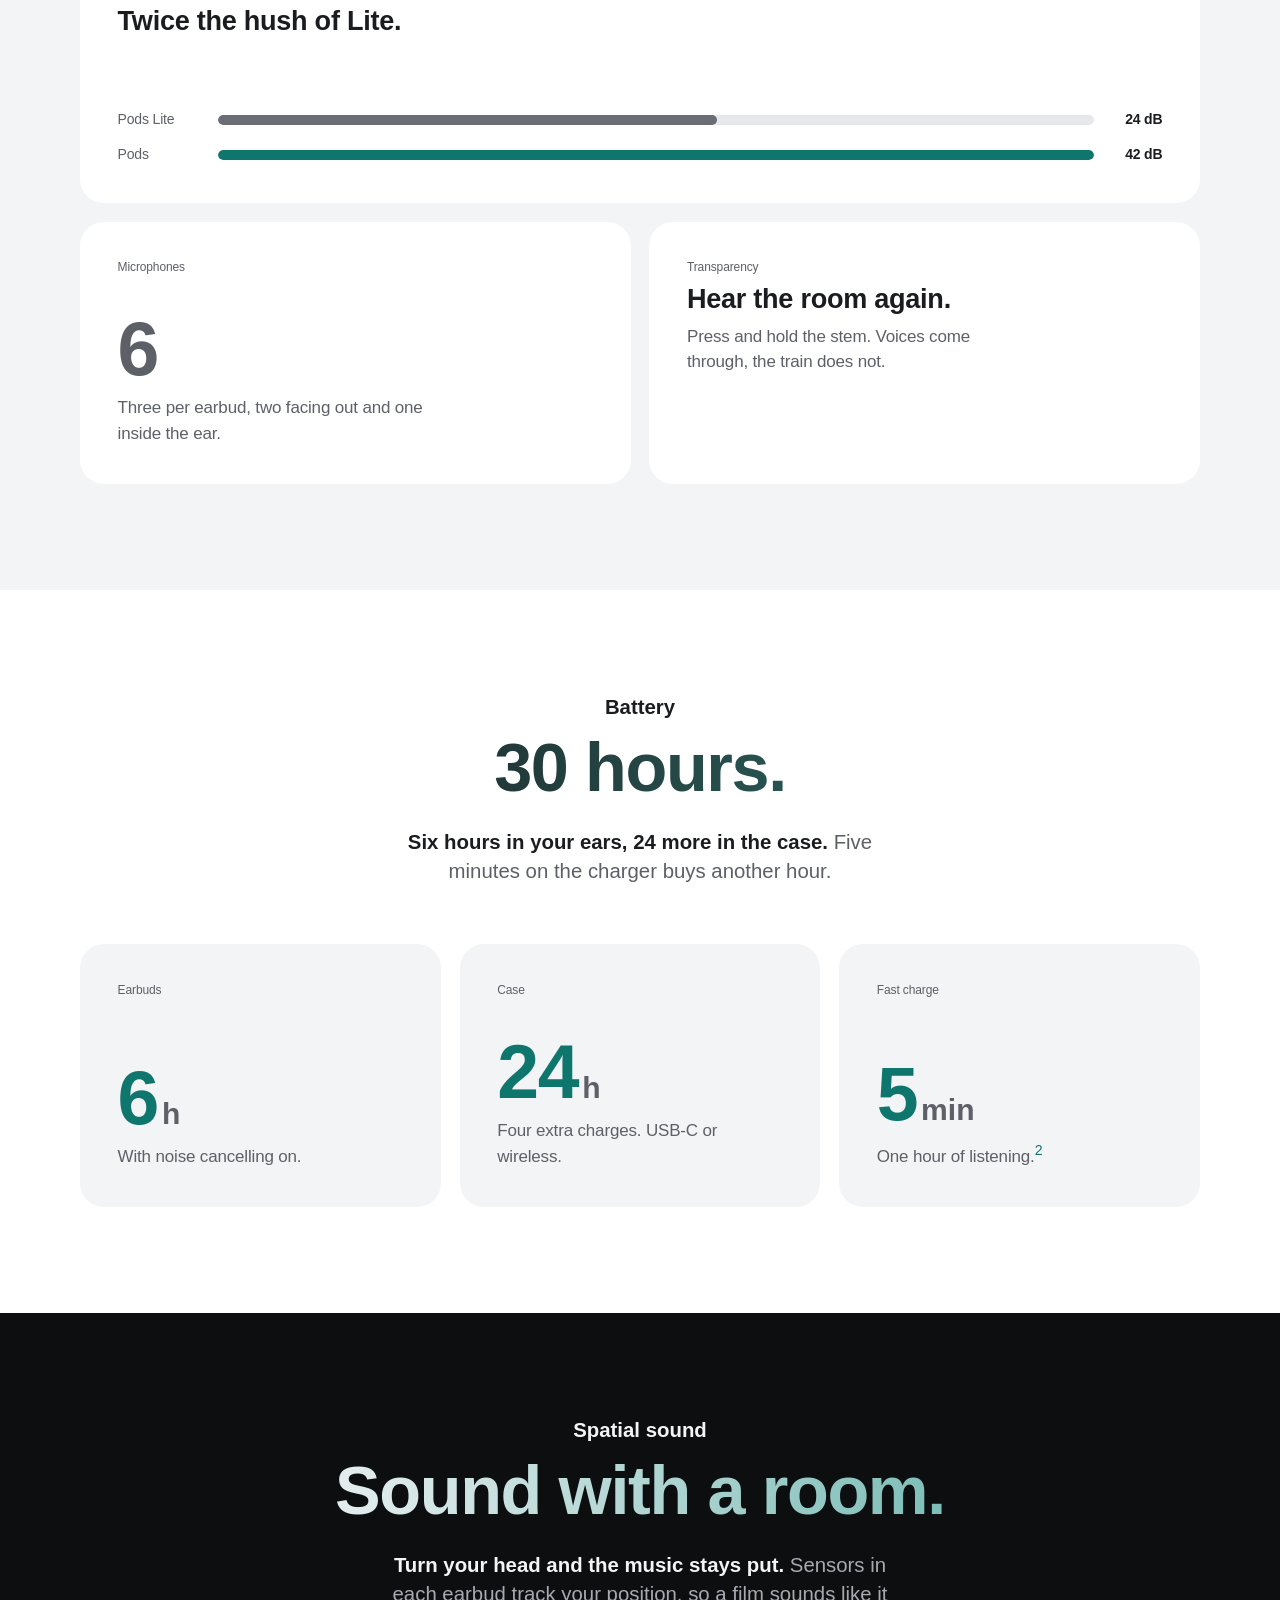
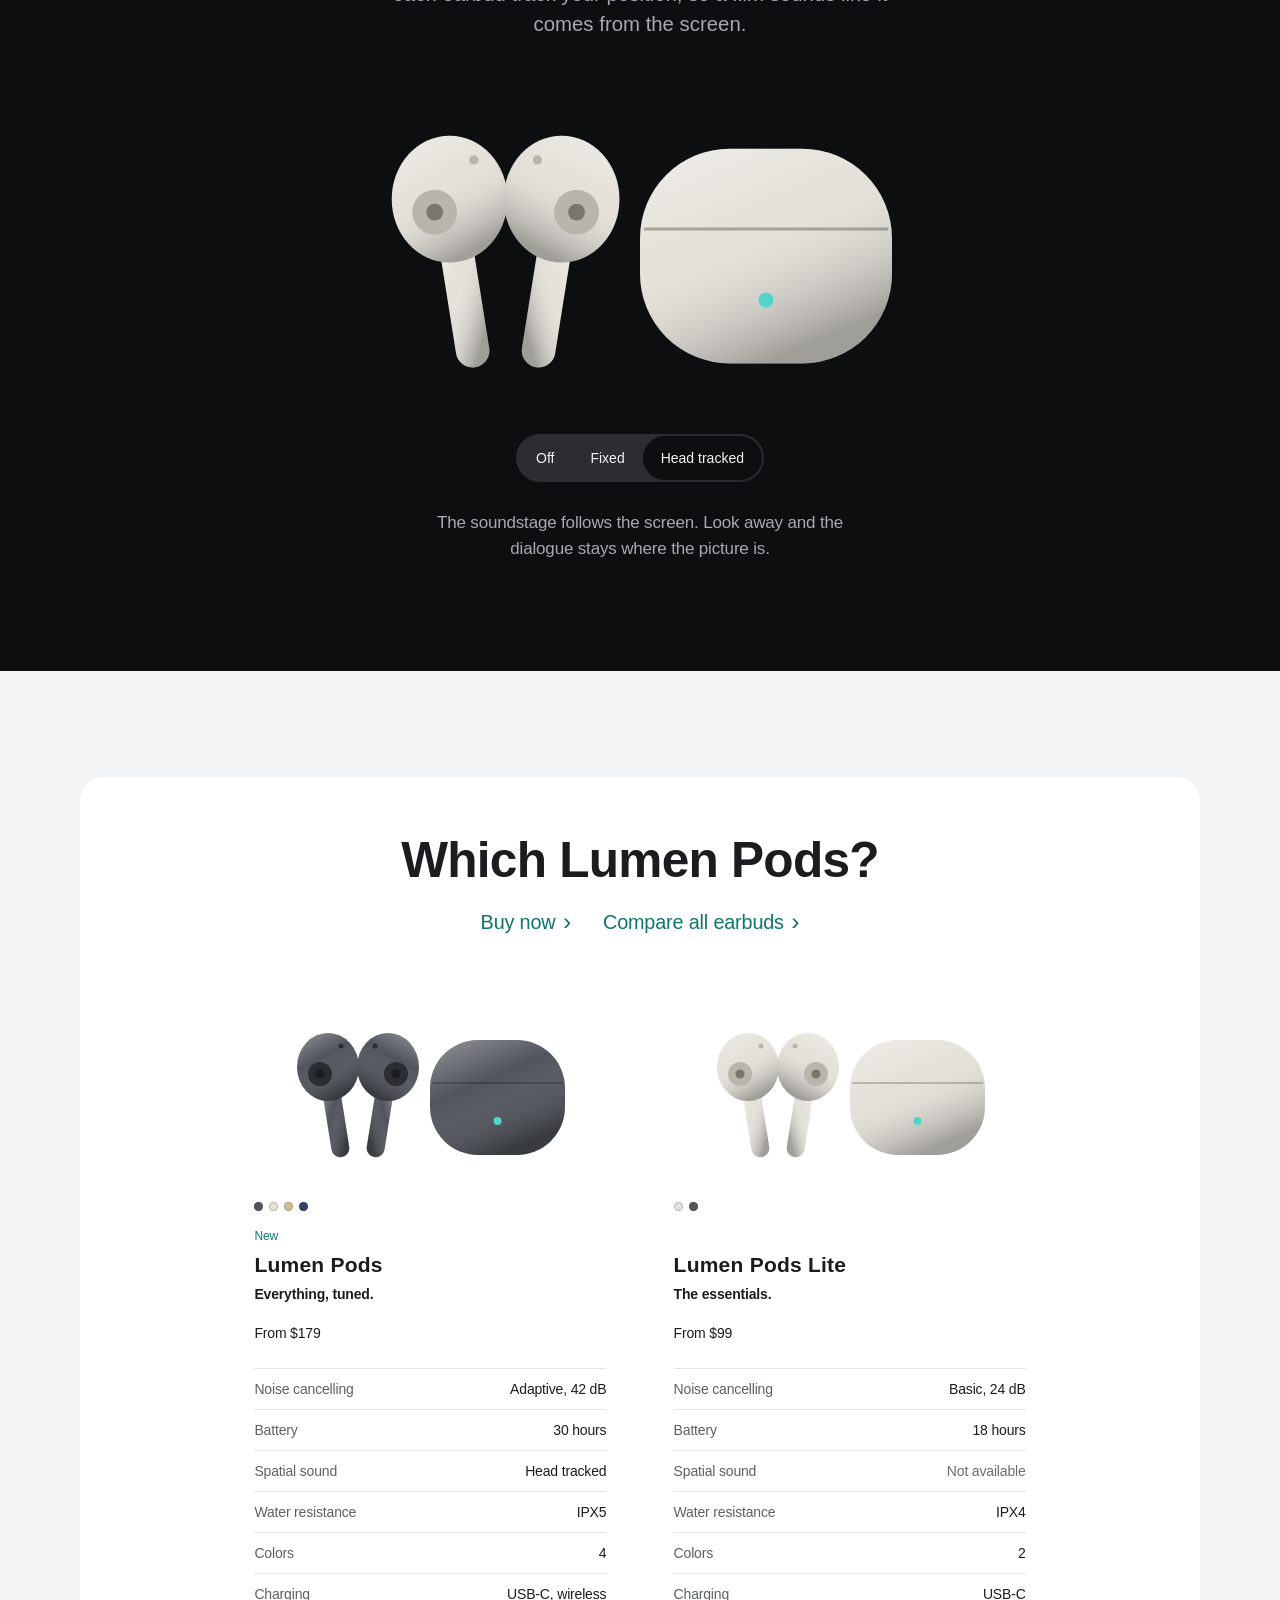
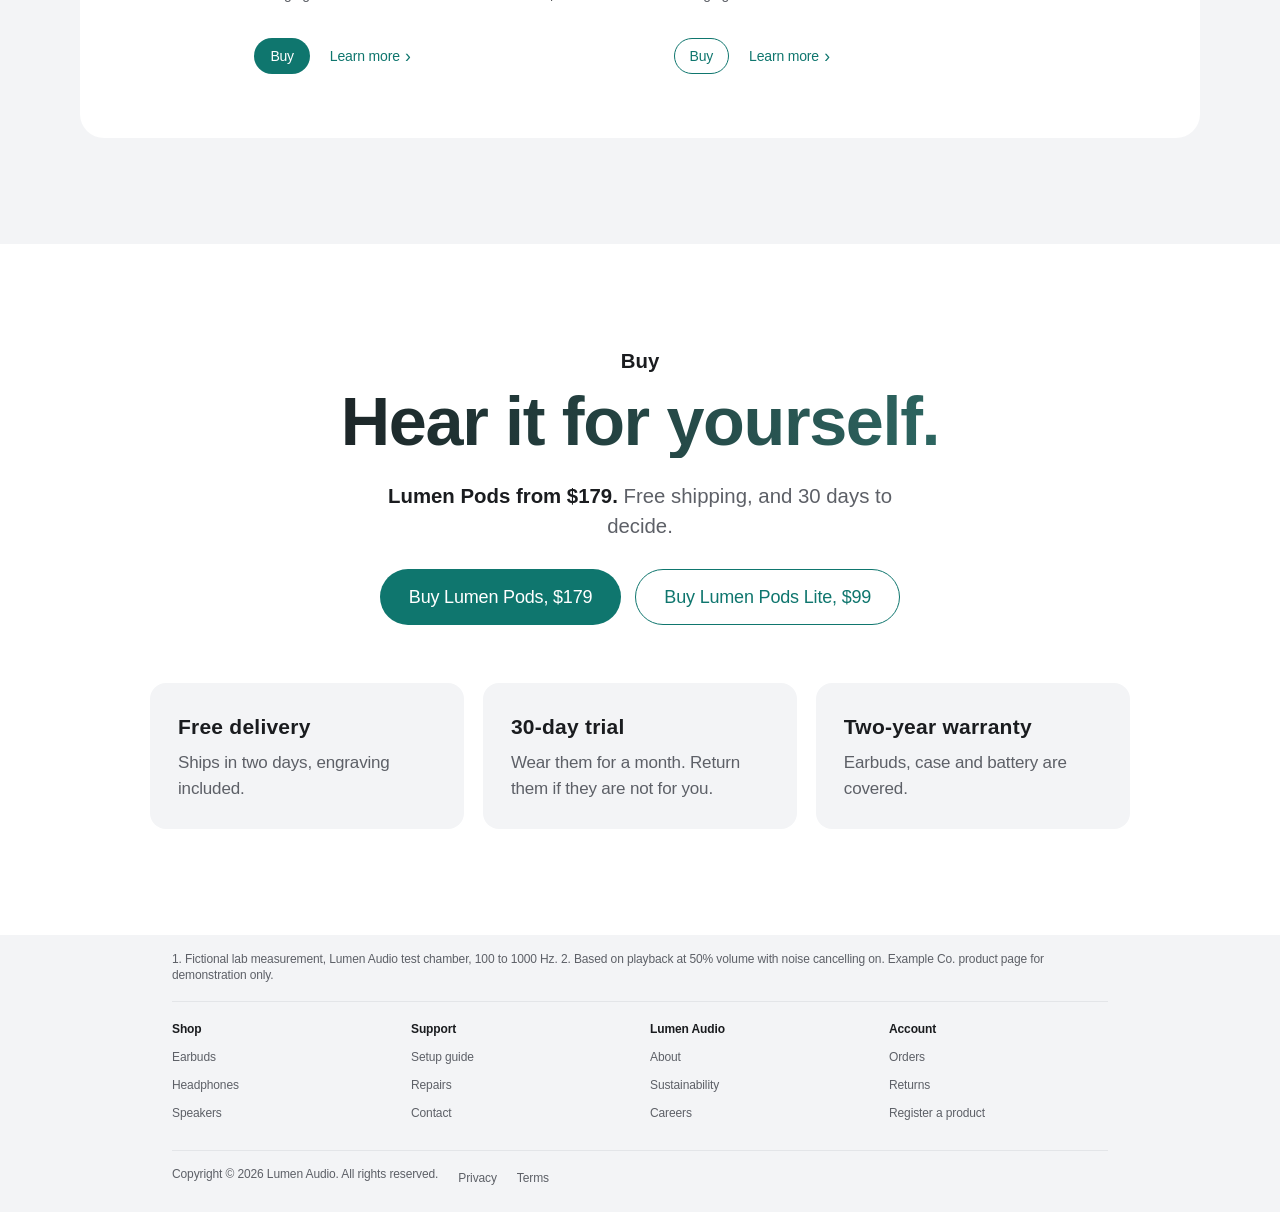
<file: demos/lumen/index.html>
<!doctype html>
<html lang="en">
<head>
<meta charset="utf-8">
<meta name="viewport" content="width=device-width, initial-scale=1, viewport-fit=cover">
<title>Lumen Pods</title>
<meta name="description" content="Lumen Pods by Lumen Audio: noise cancelling, 30-hour battery, spatial sound, four colors. A fictional product page built with the turtleneck skill (keynote preset, client brand color).">
<link rel="stylesheet" href="../../skills/turtleneck/tokens.css">
<link rel="stylesheet" href="site.css">
</head>
<body>

<!-- Product art: earbuds + case as one recolorable symbol. Colors come from --body, --tip, --led. -->
<svg width="0" height="0" style="position:absolute" aria-hidden="true" focusable="false">
  <defs>
    <linearGradient id="shade" x1="0" y1="0" x2="0.5" y2="1">
      <stop offset="0" stop-color="#fff" stop-opacity=".38"/>
      <stop offset=".45" stop-color="#fff" stop-opacity="0"/>
      <stop offset="1" stop-color="#000" stop-opacity=".3"/>
    </linearGradient>
    <g id="bud">
      <rect x="82" y="150" width="36" height="150" rx="18" transform="rotate(-9 100 150)" style="fill:var(--body)"/>
      <rect x="82" y="150" width="36" height="150" rx="18" transform="rotate(-9 100 150)" fill="url(#shade)"/>
      <ellipse cx="96" cy="118" rx="62" ry="68" style="fill:var(--body)"/>
      <ellipse cx="96" cy="118" rx="62" ry="68" fill="url(#shade)"/>
      <circle cx="80" cy="132" r="24" style="fill:var(--tip)"/>
      <circle cx="80" cy="132" r="9" fill="#000" fill-opacity=".35"/>
      <circle cx="122" cy="76" r="5" style="fill:var(--tip)"/>
    </g>
  </defs>
  <symbol id="pods" viewBox="0 0 600 340">
    <use href="#bud"/>
    <use href="#bud" transform="translate(312 0) scale(-1 1)" opacity="1"/>
    <rect x="300" y="64" width="270" height="230" rx="96" style="fill:var(--body)"/>
    <rect x="300" y="64" width="270" height="230" rx="96" fill="url(#shade)"/>
    <path d="M304 150 H566" fill="none" stroke="#000" stroke-opacity=".28" stroke-width="3"/>
    <circle cx="435" cy="226" r="8" style="fill:var(--led)"/>
  </symbol>
</svg>

<header class="gnav">
  <ul class="gnav-list">
    <li><a class="gnav-mark" href="#" aria-label="Lumen Audio home">
      <svg viewBox="0 0 20 20" aria-hidden="true"><circle cx="10" cy="10" r="9" fill="none" stroke="var(--a-blue)" stroke-width="2"/><circle cx="10" cy="10" r="3.5" fill="var(--a-blue)"/></svg>
      <span>Lumen Audio</span></a></li>
    <li class="gnav-link"><a href="#">Earbuds</a></li>
    <li class="gnav-link"><a href="#">Headphones</a></li>
    <li class="gnav-link"><a href="#">Speakers</a></li>
    <li class="gnav-link"><a href="#">Support</a></li>
    <li><button class="gnav-burger" type="button" popovertarget="gmenu" aria-label="Menu">
      <svg width="18" height="18" viewBox="0 0 18 18" aria-hidden="true"><path d="M2 6h14M2 12h14" stroke="currentColor" stroke-width="1.6" stroke-linecap="round"/></svg></button></li>
  </ul>
  <div class="gnav-flyout" id="gmenu" popover>
    <button class="close" type="button" popovertarget="gmenu" popovertargetaction="hide" aria-label="Close menu">
      <svg width="18" height="18" viewBox="0 0 18 18" aria-hidden="true"><path d="M3 3l12 12M15 3L3 15" stroke="currentColor" stroke-width="1.6" stroke-linecap="round"/></svg></button>
    <ul><li><a href="#">Earbuds</a></li><li><a href="#">Headphones</a></li><li><a href="#">Speakers</a></li><li><a href="#">Support</a></li></ul>
  </div>
</header>

<nav class="lnav" aria-label="Lumen Pods">
  <div class="lnav-inner">
    <a class="lnav-title" href="#top">Lumen Pods</a>
    <div class="lnav-menu">
      <a href="#noise">Noise cancelling</a><a href="#battery">Battery</a><a href="#sound">Spatial sound</a><a href="#compare">Compare</a>
      <button class="lnav-chevron" type="button" popovertarget="lmenu" aria-label="Chapters">
        <svg width="14" height="14" viewBox="0 0 14 14" aria-hidden="true"><path d="M2 5l5 5 5-5" fill="none" stroke="currentColor" stroke-width="1.6" stroke-linecap="round" stroke-linejoin="round"/></svg></button>
      <a class="a-button a-button-tiny" href="#buy">Buy</a>
    </div>
  </div>
  <div class="lnav-pop" id="lmenu" popover>
    <a href="#noise">Noise cancelling</a><a href="#battery">Battery</a><a href="#sound">Spatial sound</a><a href="#compare">Compare</a>
  </div>
</nav>

<main id="top">
  <section class="hero" aria-labelledby="h1">
    <h1 class="a-eyebrow hero-name" id="h1">Lumen Pods</h1>
    <p class="a-hero">Your own quiet.</p>
    <p class="a-violator">New. Available in four colors.</p>
    <div class="a-buttons hero-cta">
      <a class="a-button" href="#buy">Buy</a>
      <a class="a-more" href="#noise">Learn more</a>
    </div>
    <div class="hero-art">
      <div class="art graphite" id="heroArt" role="img" aria-label="Lumen Pods earbuds and charging case in Graphite"><svg viewBox="0 0 600 340"><use href="#pods"/></svg></div>
      <p class="color-name" id="colorName" aria-live="polite">Graphite</p>
      <fieldset class="swatches" style="min-width:0"><legend class="a-visually-hidden">Choose a color</legend>
        <label class="swatch-label"><input class="swatch" type="radio" name="color" value="graphite" aria-label="Graphite" style="--c:#50545b" checked></label>
        <label class="swatch-label"><input class="swatch" type="radio" name="color" value="pearl" aria-label="Pearl" style="--c:#e4e1da"></label>
        <label class="swatch-label"><input class="swatch" type="radio" name="color" value="sand" aria-label="Sand" style="--c:#d3bd98"></label>
        <label class="swatch-label"><input class="swatch" type="radio" name="color" value="midnight" aria-label="Midnight" style="--c:#2f4468"></label>
      </fieldset>
      <p class="hero-price a-num">From $179</p>
    </div>
  </section>

  <section class="a-section-block a-alt" id="noise" aria-labelledby="noise-h">
    <div class="a-container-wide">
      <div class="chapter-head a-reveal">
        <h2 class="a-eyebrow">Noise cancelling</h2>
        <p class="a-hero a-gradient" id="noise-h">Up to 42 dB less.</p>
        <p class="a-intro"><strong>Six microphones listen so you do not have to.</strong> Lumen Pods measure the room 200 times a second and cancel what they find.</p>
      </div>
      <div class="bento">
        <article class="a-tile bento-item span-2 a-reveal">
          <p class="a-caption">Measured reduction, low-frequency noise<sup><a href="#fn1">1</a></sup></p>
          <h3 class="a-tile-head">Twice the hush of Lite.</h3>
          <div class="meter" role="img" aria-label="Lumen Pods Lite reduces noise by 24 decibels, Lumen Pods by 42 decibels">
            <div><span>Pods Lite</span><i class="off" style="--w:57%"></i><b>24 dB</b></div>
            <div><span>Pods</span><i style="--w:100%"></i><b>42 dB</b></div>
          </div>
        </article>
        <article class="a-tile bento-item a-reveal">
          <p class="a-caption">Microphones</p>
          <p class="stat a-num">6</p>
          <p>Three per earbud, two facing out and one inside the ear.</p>
        </article>
        <article class="a-tile bento-item a-reveal">
          <p class="a-caption">Transparency</p>
          <h3 class="a-tile-head">Hear the room again.</h3>
          <p>Press and hold the stem. Voices come through, the train does not.</p>
        </article>
      </div>
    </div>
  </section>

  <section class="a-section-block" id="battery" aria-labelledby="battery-h">
    <div class="a-container-wide">
      <div class="chapter-head a-reveal">
        <h2 class="a-eyebrow">Battery</h2>
        <p class="a-hero a-gradient" id="battery-h">30 hours.</p>
        <p class="a-intro"><strong>Six hours in your ears, 24 more in the case.</strong> Five minutes on the charger buys another hour.</p>
      </div>
      <div class="battery">
        <article class="a-tile bento-item a-reveal"><p class="a-caption">Earbuds</p><p class="stat teal a-num">6<small>h</small></p><p>With noise cancelling on.</p></article>
        <article class="a-tile bento-item a-reveal"><p class="a-caption">Case</p><p class="stat teal a-num">24<small>h</small></p><p>Four extra charges. USB-C or wireless.</p></article>
        <article class="a-tile bento-item a-reveal"><p class="a-caption">Fast charge</p><p class="stat teal a-num">5<small>min</small></p><p>One hour of listening.<sup><a href="#fn2">2</a></sup></p></article>
      </div>
    </div>
  </section>

  <section class="a-section-block a-dark band" id="sound" data-nav="dark" aria-labelledby="sound-h">
    <div class="a-container">
      <div class="chapter-head a-reveal">
        <h2 class="a-eyebrow">Spatial sound</h2>
        <p class="a-hero a-gradient" id="sound-h">Sound with a room.</p>
        <p class="a-intro"><strong>Turn your head and the music stays put.</strong> Sensors in each earbud track your position, so a film sounds like it comes from the screen.</p>
      </div>
      <div class="band-stage">
        <div class="art pearl" role="img" aria-label="Lumen Pods in Pearl"><svg viewBox="0 0 600 340"><use href="#pods"/></svg></div>
        <div class="segmented" role="group" aria-label="Spatial sound mode">
          <button type="button" aria-pressed="false" data-mode="off">Off</button>
          <button type="button" aria-pressed="false" data-mode="fixed">Fixed</button>
          <button type="button" aria-pressed="true" data-mode="track">Head tracked</button>
        </div>
        <p class="mode-text" id="modeText" aria-live="polite">The soundstage follows the screen. Look away and the dialogue stays where the picture is.</p>
      </div>
    </div>
  </section>

  <section class="a-section-block a-alt" id="compare" aria-labelledby="compare-h">
    <div class="a-container-wide"><div class="compare-card">
      <h2 class="a-headline" id="compare-h">Which Lumen Pods?</h2>
      <div class="compare-links"><a class="a-more" href="#buy">Buy now</a><a class="a-more" href="#">Compare all earbuds</a></div>
      <div class="models">
        <article class="model">
          <div class="art graphite" role="img" aria-label="Lumen Pods in Graphite"><svg viewBox="0 0 600 340"><use href="#pods"/></svg></div>
          <div class="model-dots" aria-label="Four colors"><span style="--c:#50545b"></span><span style="--c:#e4e1da"></span><span style="--c:#d3bd98"></span><span style="--c:#2f4468"></span></div>
          <p class="a-violator">New</p>
          <h3>Lumen Pods</h3>
          <p class="tag">Everything, tuned.</p>
          <p class="price">From $179</p>
          <ul>
            <li><span>Noise cancelling</span><span>Adaptive, 42 dB</span></li>
            <li><span>Battery</span><span>30 hours</span></li>
            <li><span>Spatial sound</span><span>Head tracked</span></li>
            <li><span>Water resistance</span><span>IPX5</span></li>
            <li><span>Colors</span><span>4</span></li>
            <li><span>Charging</span><span>USB-C, wireless</span></li>
          </ul>
          <div class="actions"><a class="a-button a-button-small" href="#buy">Buy</a><a class="a-more" href="#noise">Learn more</a></div>
        </article>
        <article class="model">
          <div class="art lite" role="img" aria-label="Lumen Pods Lite in Pearl"><svg viewBox="0 0 600 340"><use href="#pods"/></svg></div>
          <div class="model-dots" aria-label="Two colors"><span style="--c:#e4e1da"></span><span style="--c:#50545b"></span></div>
          <p class="a-violator" aria-hidden="true">&nbsp;</p>
          <h3>Lumen Pods Lite</h3>
          <p class="tag">The essentials.</p>
          <p class="price">From $99</p>
          <ul>
            <li><span>Noise cancelling</span><span>Basic, 24 dB</span></li>
            <li><span>Battery</span><span>18 hours</span></li>
            <li class="no"><span>Spatial sound</span><span>Not available</span></li>
            <li><span>Water resistance</span><span>IPX4</span></li>
            <li><span>Colors</span><span>2</span></li>
            <li><span>Charging</span><span>USB-C</span></li>
          </ul>
          <div class="actions"><a class="a-button a-button-small a-button-secondary" href="#buy">Buy</a><a class="a-more" href="#">Learn more</a></div>
        </article>
      </div>
    </div></div>
  </section>

  <section class="a-section-block a-center" id="buy" aria-labelledby="buy-h">
    <div class="a-container">
      <h2 class="a-eyebrow">Buy</h2>
      <p class="a-hero a-gradient" id="buy-h" style="margin-top:12px">Hear it for yourself.</p>
      <p class="a-intro" style="margin:24px auto 0;max-width:46ch"><strong>Lumen Pods from $179.</strong> Free shipping, and 30 days to decide.</p>
      <div class="a-buttons buy-buttons">
        <a class="a-button a-button-large" href="#">Buy Lumen Pods, $179</a>
        <a class="a-button a-button-large a-button-secondary" href="#">Buy Lumen Pods Lite, $99</a>
      </div>
      <div class="why">
        <div><h3>Free delivery</h3><p>Ships in two days, engraving included.</p></div>
        <div><h3>30-day trial</h3><p>Wear them for a month. Return them if they are not for you.</p></div>
        <div><h3>Two-year warranty</h3><p>Earbuds, case and battery are covered.</p></div>
      </div>
    </div>
  </section>
</main>

<footer class="gfoot">
  <div class="gfoot-inner">
    <p class="gfoot-notes"><span id="fn1">1.</span> Fictional lab measurement, Lumen Audio test chamber, 100 to 1000 Hz. <span id="fn2">2.</span> Based on playback at 50% volume with noise cancelling on. Example Co. product page for demonstration only.</p>
    <nav class="gfoot-cols" aria-label="Footer">
      <details><summary>Shop</summary><ul><li><a href="#">Earbuds</a></li><li><a href="#">Headphones</a></li><li><a href="#">Speakers</a></li></ul></details>
      <details><summary>Support</summary><ul><li><a href="#">Setup guide</a></li><li><a href="#">Repairs</a></li><li><a href="#">Contact</a></li></ul></details>
      <details><summary>Lumen Audio</summary><ul><li><a href="#">About</a></li><li><a href="#">Sustainability</a></li><li><a href="#">Careers</a></li></ul></details>
      <details><summary>Account</summary><ul><li><a href="#">Orders</a></li><li><a href="#">Returns</a></li><li><a href="#">Register a product</a></li></ul></details>
    </nav>
    <div class="gfoot-legal"><span>Copyright &copy; 2026 Lumen Audio. All rights reserved.</span><a href="#">Privacy</a><a href="#">Terms</a></div>
  </div>
</footer>

<script>
  document.documentElement.classList.add('a-js');
  // reveal
  const rio = new IntersectionObserver(es => es.forEach(e => { if (e.isIntersecting) { e.target.classList.add('is-in'); rio.unobserve(e.target); } }), { rootMargin: '0px 0px -10% 0px' });
  document.querySelectorAll('.a-reveal').forEach(el => rio.observe(el));
  // color picker
  const names = { graphite: 'Graphite', pearl: 'Pearl', sand: 'Sand', midnight: 'Midnight' };
  const art = document.getElementById('heroArt'), cname = document.getElementById('colorName');
  document.querySelectorAll('input[name=color]').forEach(i => i.addEventListener('change', () => {
    art.className = 'art ' + i.value; cname.textContent = names[i.value];
    art.setAttribute('aria-label', 'Lumen Pods earbuds and charging case in ' + names[i.value]);
  }));
  // spatial mode switch
  const modes = { off: 'Plain stereo. The music sits inside your head, as it always has.',
    fixed: 'A wide stage in front of you. It moves with your head, like a good pair of speakers on your skull.',
    track: 'The soundstage follows the screen. Look away and the dialogue stays where the picture is.' };
  const mt = document.getElementById('modeText');
  document.querySelectorAll('.segmented button').forEach(b => b.addEventListener('click', () => {
    document.querySelectorAll('.segmented button').forEach(x => x.setAttribute('aria-pressed', x === b));
    mt.textContent = modes[b.dataset.mode];
  }));
  // local nav: dark over the dark band; chapter popover under the bar; close on link click
  const lnav = document.querySelector('.lnav'), under = new Set();
  const nio = new IntersectionObserver(es => { es.forEach(e => e.isIntersecting ? under.add(e.target) : under.delete(e.target)); lnav.classList.toggle('is-dark', under.size > 0); },
    { rootMargin: '-56px 0px -100% 0px' });
  document.querySelectorAll('[data-nav="dark"]').forEach(s => nio.observe(s));
  const lmenu = document.getElementById('lmenu');
  lmenu.addEventListener('beforetoggle', () => { lmenu.style.top = lnav.getBoundingClientRect().bottom + 'px'; });
  document.querySelectorAll('[popover] a').forEach(a => a.addEventListener('click', () => a.closest('[popover]').hidePopover()));
  // footer columns: open on desktop, accordion on phones
  const fmq = matchMedia('(min-width: 735px)');
  const fsync = () => document.querySelectorAll('.gfoot-cols details').forEach(d => d.open = fmq.matches);
  fsync(); fmq.addEventListener('change', fsync);
</script>
</body>
</html>
</file>
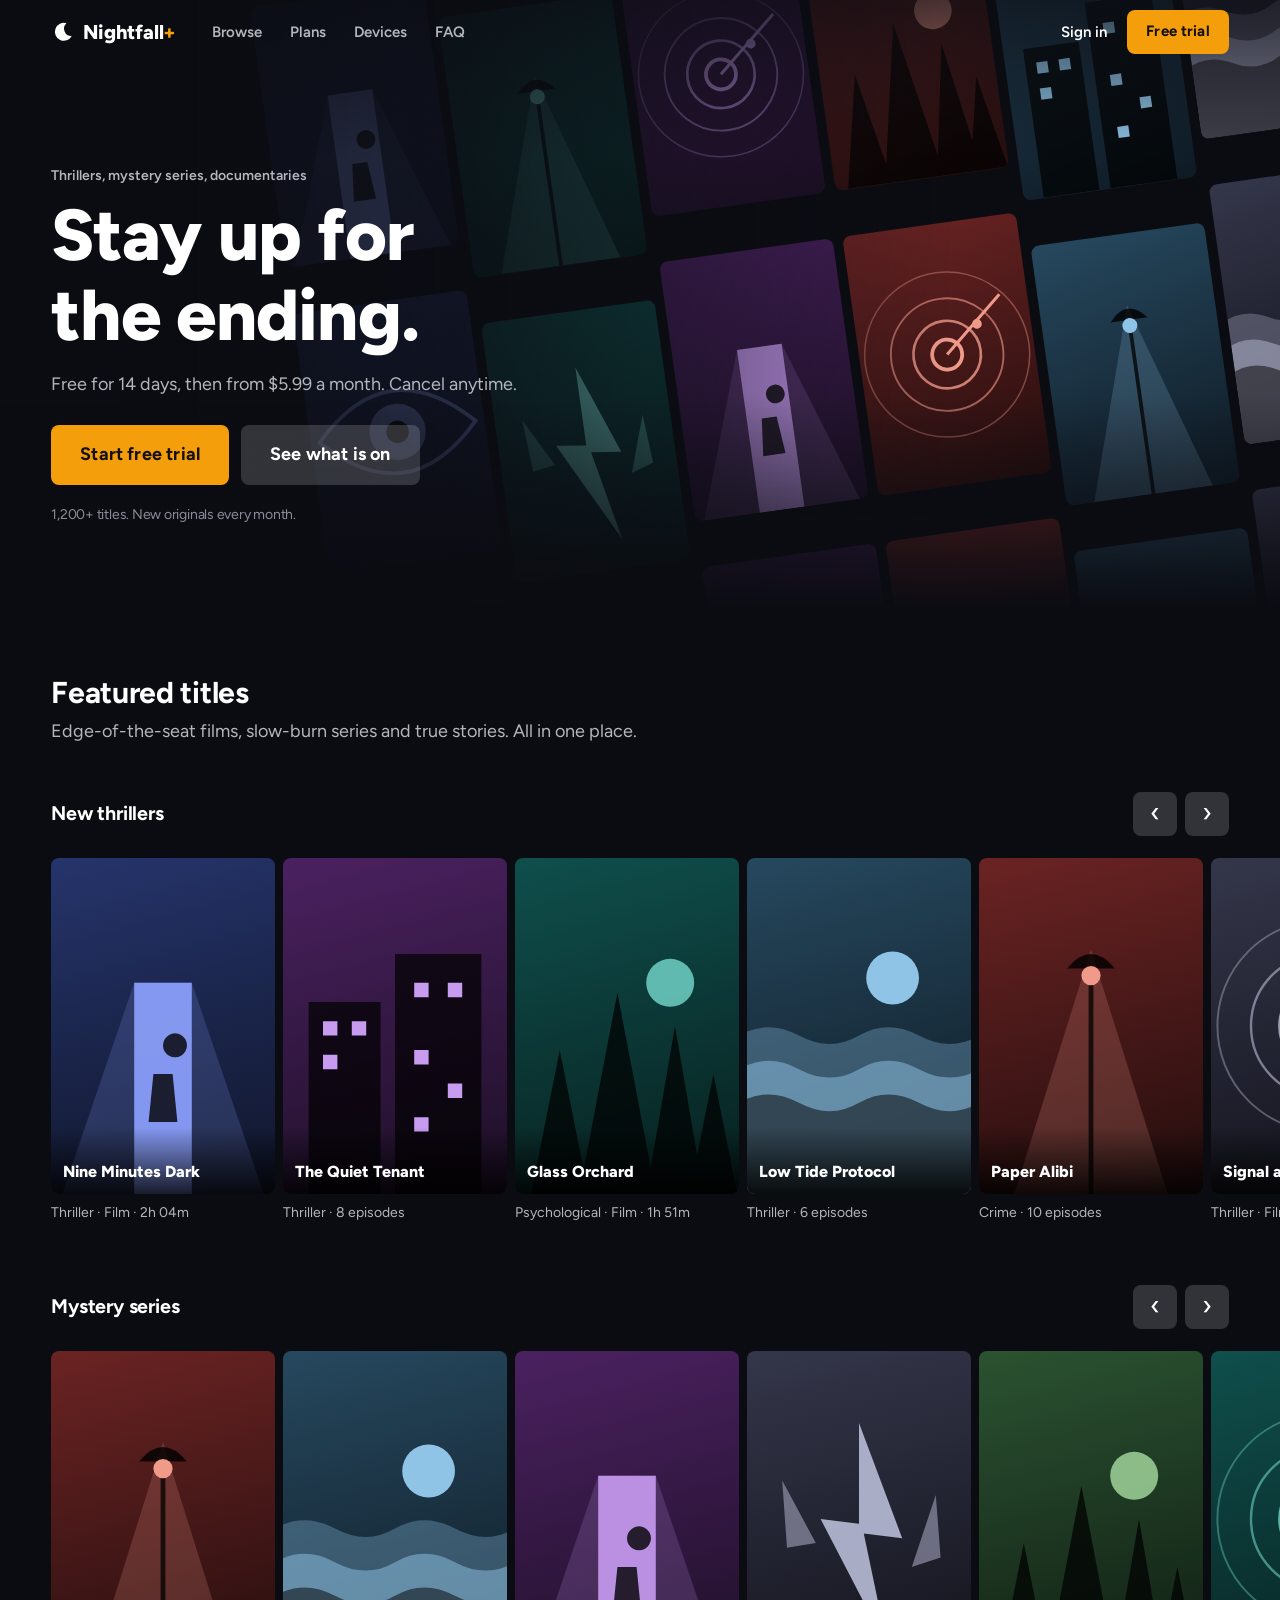
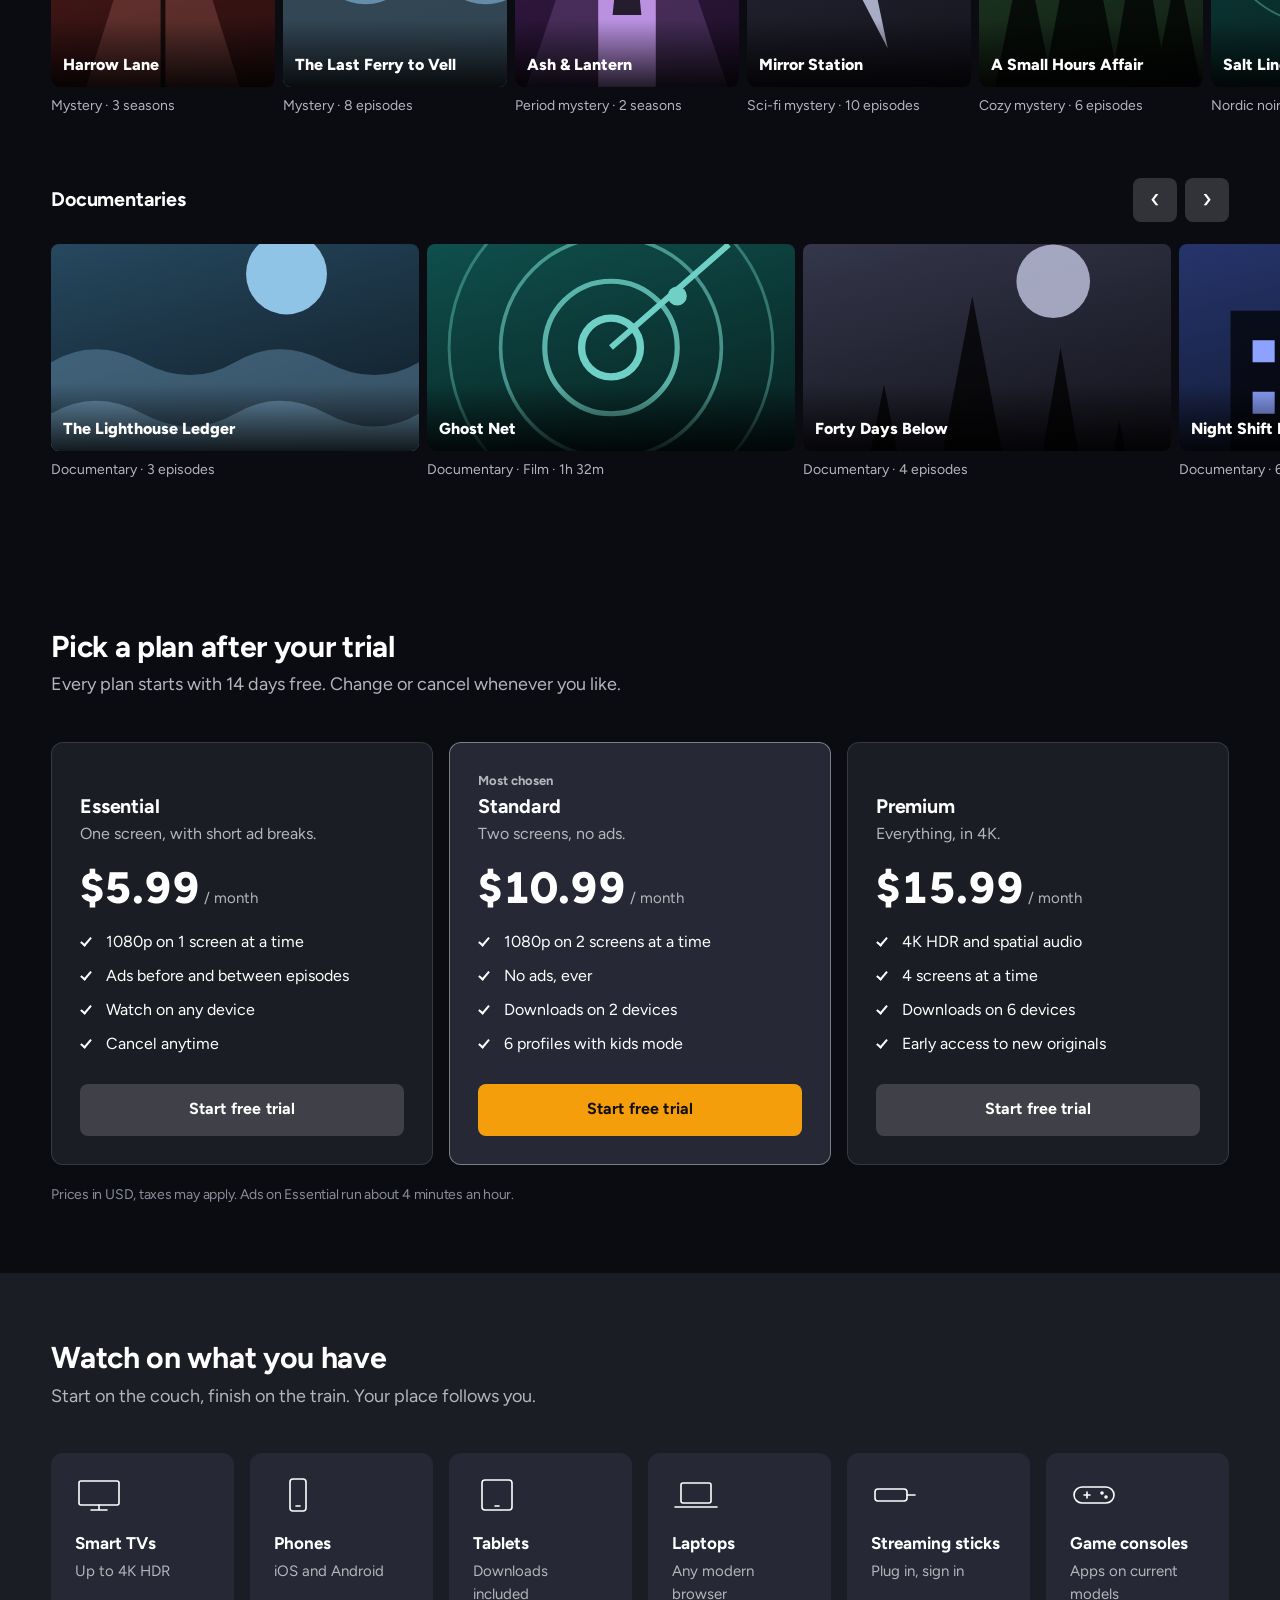
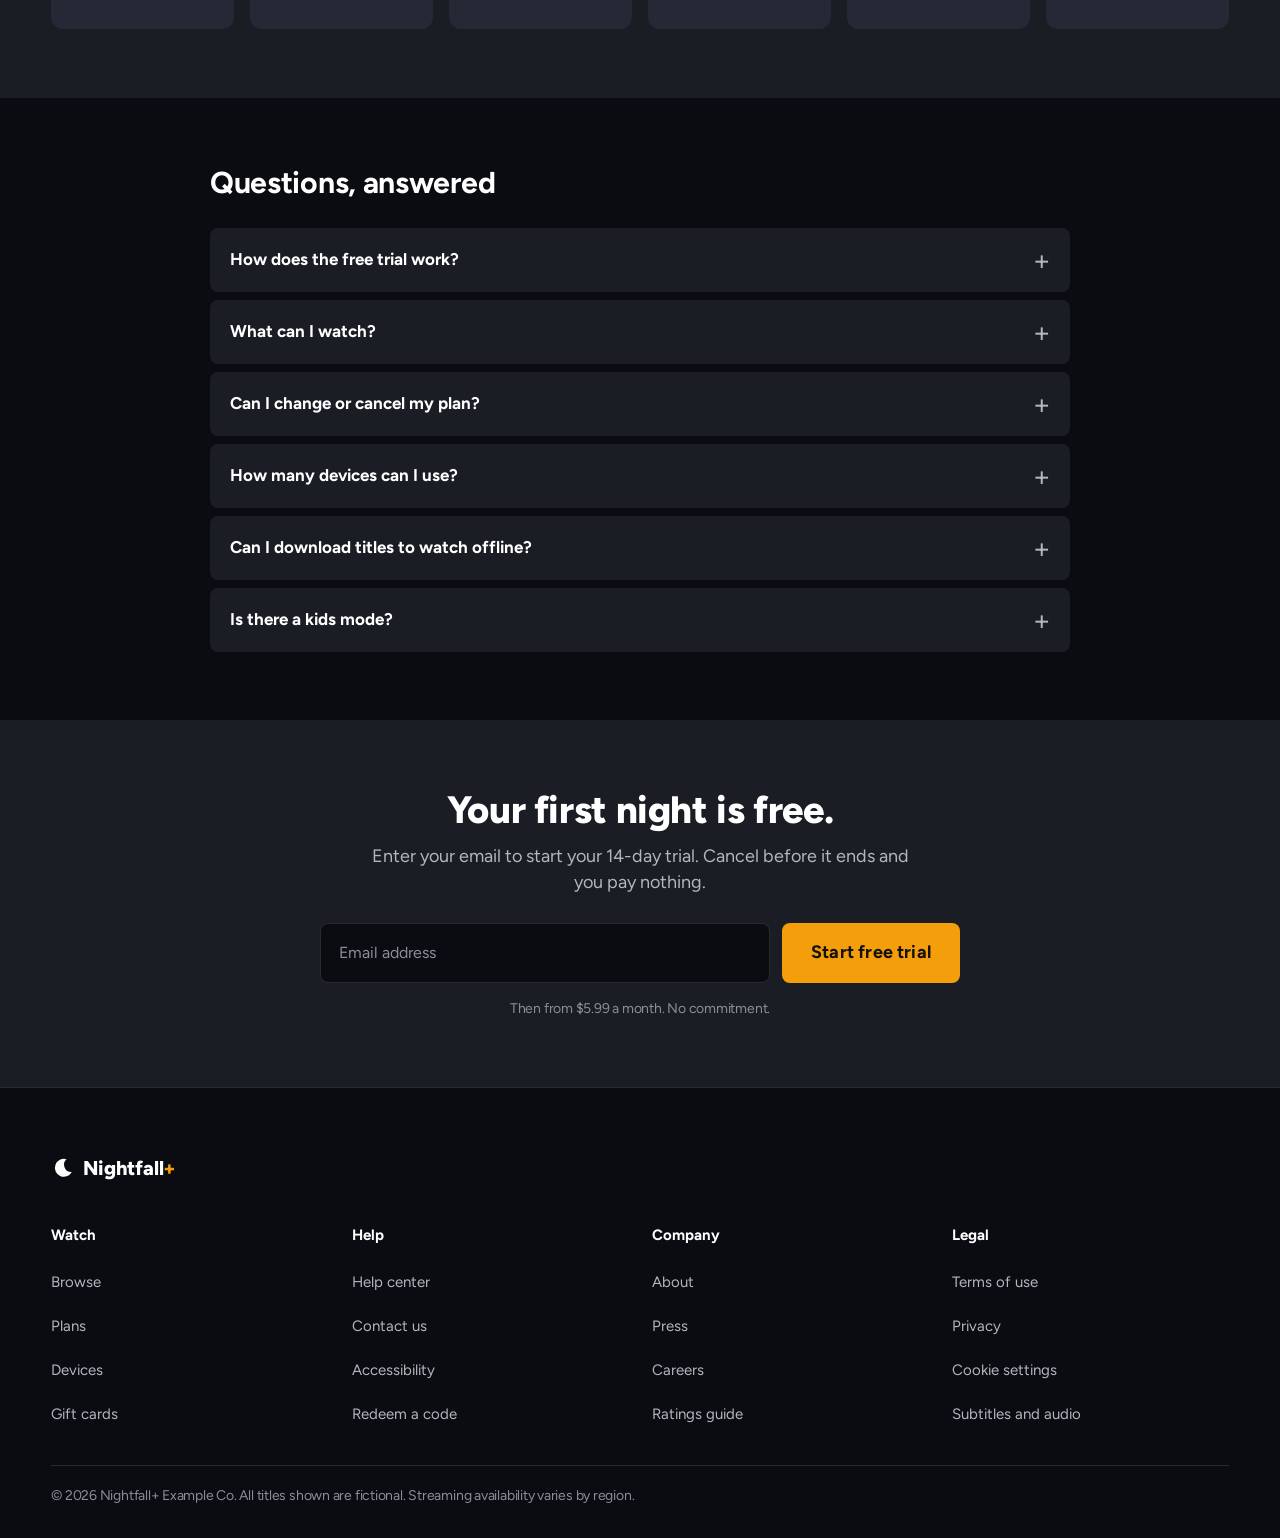
<file: demos/nightfall/index.html>
<!doctype html>
<html lang="en">
<head>
<meta charset="utf-8">
<meta name="viewport" content="width=device-width, initial-scale=1, viewport-fit=cover">
<title>Nightfall+: thrillers, mysteries and documentaries</title>
<meta name="description" content="Nightfall+ streams thrillers, mystery series and documentaries. Free for 14 days, then plans from $5.99 a month.">
<link rel="stylesheet" href="https://fonts.googleapis.com/css2?family=Figtree:wght@400;600;700;800&display=swap">
<link rel="stylesheet" href="../../skills/turtleneck/tokens.css">
<link rel="stylesheet" href="../../skills/turtleneck/styles/cinema.css">
<link rel="stylesheet" href="site.css">
</head>
<body id="top">

<svg width="0" height="0" style="position:absolute" aria-hidden="true">
  <symbol id="m-door" viewBox="0 0 100 140">
    <path d="M38 140V52h24v88z" style="fill:var(--p3);opacity:.9"/>
    <path d="M38 52h24L92 140H8z" style="fill:var(--p3);opacity:.18"/>
    <path d="M50 78a5 5 0 1 1 0 .1zM46 90h8l2 20h-12z" style="fill:#000;opacity:.8"/>
  </symbol>
  <symbol id="m-lamp" viewBox="0 0 100 140">
    <path d="M50 38L18 140h64z" style="fill:var(--p3);opacity:.2"/>
    <path d="M49 46h2v94h-2z" style="fill:#000;opacity:.75"/>
    <path d="M40 46q10-12 20 0z" style="fill:#000;opacity:.8"/>
    <circle cx="50" cy="49" r="4" style="fill:var(--p3)"/>
  </symbol>
  <symbol id="m-rings" viewBox="0 0 100 140">
    <g style="fill:none;stroke:var(--p3)">
      <circle cx="50" cy="70" r="8" style="stroke-width:2"/><circle cx="50" cy="70" r="18" style="stroke-width:1.4;opacity:.8"/>
      <circle cx="50" cy="70" r="30" style="stroke-width:1;opacity:.6"/><circle cx="50" cy="70" r="44" style="stroke-width:.8;opacity:.4"/>
      <path d="M50 70L82 42" style="stroke-width:1.6"/>
    </g>
    <circle cx="68" cy="56" r="2.6" style="fill:var(--p3)"/>
  </symbol>
  <symbol id="m-pines" viewBox="0 0 100 140">
    <circle cx="68" cy="52" r="10" style="fill:var(--p3);opacity:.85"/>
    <path d="M10 140l12-60 12 60zM30 140l16-84 16 84zM58 140l12-70 12 70zM76 140l10-50 10 50z" style="fill:#000;opacity:.72"/>
  </symbol>
  <symbol id="m-windows" viewBox="0 0 100 140">
    <path d="M14 140V60h30v80zM50 140V40h36v100z" style="fill:#000;opacity:.7"/>
    <path d="M20 68h6v6h-6zM32 68h6v6h-6zM20 82h6v6h-6zM58 52h6v6h-6zM72 52h6v6h-6zM58 80h6v6h-6zM72 94h6v6h-6zM58 108h6v6h-6z" style="fill:var(--p3)"/>
  </symbol>
  <symbol id="m-wave" viewBox="0 0 100 140">
    <circle cx="64" cy="50" r="11" style="fill:var(--p3)"/>
    <path d="M0 74q12-7 25 0t25 0 25 0 25 0v66H0z" style="fill:var(--p3);opacity:.3"/>
    <path d="M0 88q12-7 25 0t25 0 25 0 25 0v52H0z" style="fill:var(--p3);opacity:.5"/>
    <path d="M0 102q12-7 25 0t25 0 25 0 25 0v38H0z" style="fill:#000;opacity:.5"/>
  </symbol>
  <symbol id="m-eye" viewBox="0 0 100 140">
    <path d="M8 70q42-44 84 0-42 44-84 0z" style="fill:none;stroke:var(--p3);stroke-width:2"/>
    <circle cx="50" cy="70" r="15" style="fill:var(--p3)"/><circle cx="50" cy="70" r="6" style="fill:#000"/>
  </symbol>
  <symbol id="m-shards" viewBox="0 0 100 140">
    <path d="M50 30L68 78 52 76 62 124 34 70 50 72z" style="fill:var(--p3);opacity:.9"/>
    <path d="M18 54l14 26-12 2zM82 60l-10 30 12-4z" style="fill:var(--p3);opacity:.5"/>
  </symbol>
</svg>

<header class="nav" id="nav">
  <div class="nav-in">
    <a class="logo" href="#top" aria-label="Nightfall+ home"><svg viewBox="0 0 24 24" width="24" height="24" aria-hidden="true"><path d="M15.5 3.2a9 9 0 1 0 5.3 12.9A7.4 7.4 0 0 1 15.5 3.2z" fill="currentColor"/></svg><span>Nightfall<i>+</i></span></a>
    <nav class="nav-links" aria-label="Main">
      <a href="#browse">Browse</a><a href="#plans">Plans</a><a href="#devices">Devices</a><a href="#faq">FAQ</a>
    </nav>
    <div class="nav-end">
      <a class="signin" href="#">Sign in</a>
      <a class="a-button a-button-nav" href="#trial">Free trial</a>
      <button class="burger" type="button" popovertarget="menu" aria-label="Menu"><svg viewBox="0 0 24 24" width="24" height="24" aria-hidden="true"><path d="M3 8h18M3 16h18" stroke="currentColor" stroke-width="2" stroke-linecap="round"/></svg></button>
    </div>
  </div>
</header>
<div class="menu" id="menu" popover>
  <button type="button" class="burger close" popovertarget="menu" popovertargetaction="hide" aria-label="Close menu"><svg viewBox="0 0 24 24" width="24" height="24" aria-hidden="true"><path d="M5 5l14 14M19 5L5 19" stroke="currentColor" stroke-width="2" stroke-linecap="round"/></svg></button>
  <ul>
    <li><a href="#browse">Browse</a></li><li><a href="#plans">Plans</a></li><li><a href="#devices">Devices</a></li><li><a href="#faq">FAQ</a></li><li><a href="#">Sign in</a></li>
  </ul>
</div>

<main>
<section class="hero" id="hero">
  <div class="wall" aria-hidden="true"><span class="poster"><svg viewBox="0 0 100 140" preserveAspectRatio="xMidYMid slice"><use href="#m-door"/></svg></span><span class="poster"><svg viewBox="0 0 100 140" preserveAspectRatio="xMidYMid slice"><use href="#m-lamp"/></svg></span><span class="poster"><svg viewBox="0 0 100 140" preserveAspectRatio="xMidYMid slice"><use href="#m-rings"/></svg></span><span class="poster"><svg viewBox="0 0 100 140" preserveAspectRatio="xMidYMid slice"><use href="#m-pines"/></svg></span><span class="poster"><svg viewBox="0 0 100 140" preserveAspectRatio="xMidYMid slice"><use href="#m-windows"/></svg></span><span class="poster"><svg viewBox="0 0 100 140" preserveAspectRatio="xMidYMid slice"><use href="#m-wave"/></svg></span><span class="poster"><svg viewBox="0 0 100 140" preserveAspectRatio="xMidYMid slice"><use href="#m-eye"/></svg></span><span class="poster"><svg viewBox="0 0 100 140" preserveAspectRatio="xMidYMid slice"><use href="#m-shards"/></svg></span><span class="poster"><svg viewBox="0 0 100 140" preserveAspectRatio="xMidYMid slice"><use href="#m-door"/></svg></span><span class="poster"><svg viewBox="0 0 100 140" preserveAspectRatio="xMidYMid slice"><use href="#m-rings"/></svg></span><span class="poster"><svg viewBox="0 0 100 140" preserveAspectRatio="xMidYMid slice"><use href="#m-lamp"/></svg></span><span class="poster"><svg viewBox="0 0 100 140" preserveAspectRatio="xMidYMid slice"><use href="#m-wave"/></svg></span><span class="poster"><svg viewBox="0 0 100 140" preserveAspectRatio="xMidYMid slice"><use href="#m-pines"/></svg></span><span class="poster"><svg viewBox="0 0 100 140" preserveAspectRatio="xMidYMid slice"><use href="#m-shards"/></svg></span><span class="poster"><svg viewBox="0 0 100 140" preserveAspectRatio="xMidYMid slice"><use href="#m-windows"/></svg></span><span class="poster"><svg viewBox="0 0 100 140" preserveAspectRatio="xMidYMid slice"><use href="#m-eye"/></svg></span><span class="poster"><svg viewBox="0 0 100 140" preserveAspectRatio="xMidYMid slice"><use href="#m-door"/></svg></span><span class="poster"><svg viewBox="0 0 100 140" preserveAspectRatio="xMidYMid slice"><use href="#m-lamp"/></svg></span></div>
  <div class="hero-scrim" aria-hidden="true"></div>
  <div class="hero-copy">
    <p class="a-eyebrow">Thrillers, mystery series, documentaries</p>
    <h1 class="a-hero">Stay up for the ending.</h1>
    <p class="a-intro">Free for 14 days, then from $5.99 a month. Cancel anytime.</p>
    <div class="hero-cta">
      <a class="a-button a-button-large" href="#trial">Start free trial</a>
      <a class="a-button a-button-large a-button-secondary" href="#browse">See what is on</a>
    </div>
    <p class="a-small hero-note">1,200+ titles. New originals every month.</p>
  </div>
</section>

<section class="block" id="browse" aria-labelledby="browse-h">
  <div class="a-container-wide"><h2 class="a-section" id="browse-h">Featured titles</h2>
  <p class="a-intro">Edge-of-the-seat films, slow-burn series and true stories. All in one place.</p></div>
  <div class="rail-block"><div class="a-container-wide row-head"><h3 class="a-tile-head">New thrillers</h3><div class="paddles"><button type="button" class="paddle" data-rail="r1" data-dir="-1" aria-label="Scroll New thrillers back">&#8249;</button><button type="button" class="paddle" data-rail="r1" data-dir="1" aria-label="Scroll New thrillers forward">&#8250;</button></div></div><div class="rail" id="r1" role="list" aria-label="New thrillers"><div role="listitem"><a href="#" style="--p1:#10162b;--p2:#25346b;--p3:#8da2ff"><span class="poster"><svg viewBox="0 0 100 140" preserveAspectRatio="xMidYMid slice" aria-hidden="true"><use href="#m-door"/></svg><b>Nine Minutes Dark</b></span><span class="meta">Thriller · Film · 2h 04m</span></a></div><div role="listitem"><a href="#" style="--p1:#1d0f26;--p2:#4a2160;--p3:#c79bf0"><span class="poster"><svg viewBox="0 0 100 140" preserveAspectRatio="xMidYMid slice" aria-hidden="true"><use href="#m-windows"/></svg><b>The Quiet Tenant</b></span><span class="meta">Thriller · 8 episodes</span></a></div><div role="listitem"><a href="#" style="--p1:#07201f;--p2:#0f4f4c;--p3:#6fd1c5"><span class="poster"><svg viewBox="0 0 100 140" preserveAspectRatio="xMidYMid slice" aria-hidden="true"><use href="#m-pines"/></svg><b>Glass Orchard</b></span><span class="meta">Psychological · Film · 1h 51m</span></a></div><div role="listitem"><a href="#" style="--p1:#0e1a24;--p2:#26485e;--p3:#8fc4e6"><span class="poster"><svg viewBox="0 0 100 140" preserveAspectRatio="xMidYMid slice" aria-hidden="true"><use href="#m-wave"/></svg><b>Low Tide Protocol</b></span><span class="meta">Thriller · 6 episodes</span></a></div><div role="listitem"><a href="#" style="--p1:#240d0d;--p2:#6b2323;--p3:#f09a8a"><span class="poster"><svg viewBox="0 0 100 140" preserveAspectRatio="xMidYMid slice" aria-hidden="true"><use href="#m-lamp"/></svg><b>Paper Alibi</b></span><span class="meta">Crime · 10 episodes</span></a></div><div role="listitem"><a href="#" style="--p1:#12121a;--p2:#34364a;--p3:#b9bcd6"><span class="poster"><svg viewBox="0 0 100 140" preserveAspectRatio="xMidYMid slice" aria-hidden="true"><use href="#m-rings"/></svg><b>Signal at Dunmere</b></span><span class="meta">Thriller · Film · 1h 38m</span></a></div><div role="listitem"><a href="#" style="--p1:#10162b;--p2:#25346b;--p3:#8da2ff"><span class="poster"><svg viewBox="0 0 100 140" preserveAspectRatio="xMidYMid slice" aria-hidden="true"><use href="#m-shards"/></svg><b>Black Meridian</b></span><span class="meta">Spy · 8 episodes</span></a></div><div role="listitem"><a href="#" style="--p1:#0f1c12;--p2:#2b5231;--p3:#9fd49a"><span class="poster"><svg viewBox="0 0 100 140" preserveAspectRatio="xMidYMid slice" aria-hidden="true"><use href="#m-eye"/></svg><b>Echo Ward</b></span><span class="meta">Horror thriller · 6 episodes</span></a></div></div></div>
  <div class="rail-block"><div class="a-container-wide row-head"><h3 class="a-tile-head">Mystery series</h3><div class="paddles"><button type="button" class="paddle" data-rail="r2" data-dir="-1" aria-label="Scroll Mystery series back">&#8249;</button><button type="button" class="paddle" data-rail="r2" data-dir="1" aria-label="Scroll Mystery series forward">&#8250;</button></div></div><div class="rail" id="r2" role="list" aria-label="Mystery series"><div role="listitem"><a href="#" style="--p1:#240d0d;--p2:#6b2323;--p3:#f09a8a"><span class="poster"><svg viewBox="0 0 100 140" preserveAspectRatio="xMidYMid slice" aria-hidden="true"><use href="#m-lamp"/></svg><b>Harrow Lane</b></span><span class="meta">Mystery · 3 seasons</span></a></div><div role="listitem"><a href="#" style="--p1:#0e1a24;--p2:#26485e;--p3:#8fc4e6"><span class="poster"><svg viewBox="0 0 100 140" preserveAspectRatio="xMidYMid slice" aria-hidden="true"><use href="#m-wave"/></svg><b>The Last Ferry to Vell</b></span><span class="meta">Mystery · 8 episodes</span></a></div><div role="listitem"><a href="#" style="--p1:#1d0f26;--p2:#4a2160;--p3:#c79bf0"><span class="poster"><svg viewBox="0 0 100 140" preserveAspectRatio="xMidYMid slice" aria-hidden="true"><use href="#m-door"/></svg><b>Ash &amp; Lantern</b></span><span class="meta">Period mystery · 2 seasons</span></a></div><div role="listitem"><a href="#" style="--p1:#12121a;--p2:#34364a;--p3:#b9bcd6"><span class="poster"><svg viewBox="0 0 100 140" preserveAspectRatio="xMidYMid slice" aria-hidden="true"><use href="#m-shards"/></svg><b>Mirror Station</b></span><span class="meta">Sci-fi mystery · 10 episodes</span></a></div><div role="listitem"><a href="#" style="--p1:#0f1c12;--p2:#2b5231;--p3:#9fd49a"><span class="poster"><svg viewBox="0 0 100 140" preserveAspectRatio="xMidYMid slice" aria-hidden="true"><use href="#m-pines"/></svg><b>A Small Hours Affair</b></span><span class="meta">Cozy mystery · 6 episodes</span></a></div><div role="listitem"><a href="#" style="--p1:#07201f;--p2:#0f4f4c;--p3:#6fd1c5"><span class="poster"><svg viewBox="0 0 100 140" preserveAspectRatio="xMidYMid slice" aria-hidden="true"><use href="#m-rings"/></svg><b>Salt Line</b></span><span class="meta">Nordic noir · 2 seasons</span></a></div><div role="listitem"><a href="#" style="--p1:#10162b;--p2:#25346b;--p3:#8da2ff"><span class="poster"><svg viewBox="0 0 100 140" preserveAspectRatio="xMidYMid slice" aria-hidden="true"><use href="#m-eye"/></svg><b>The Understudy</b></span><span class="meta">Mystery · 8 episodes</span></a></div><div role="listitem"><a href="#" style="--p1:#1d0f26;--p2:#4a2160;--p3:#c79bf0"><span class="poster"><svg viewBox="0 0 100 140" preserveAspectRatio="xMidYMid slice" aria-hidden="true"><use href="#m-windows"/></svg><b>Room Nine</b></span><span class="meta">Mystery · Film · 1h 44m</span></a></div></div></div>
  <div class="rail-block"><div class="a-container-wide row-head"><h3 class="a-tile-head">Documentaries</h3><div class="paddles"><button type="button" class="paddle" data-rail="r3" data-dir="-1" aria-label="Scroll Documentaries back">&#8249;</button><button type="button" class="paddle" data-rail="r3" data-dir="1" aria-label="Scroll Documentaries forward">&#8250;</button></div></div><div class="rail wide" id="r3" role="list" aria-label="Documentaries"><div role="listitem"><a href="#" style="--p1:#0e1a24;--p2:#26485e;--p3:#8fc4e6"><span class="poster"><svg viewBox="0 0 100 140" preserveAspectRatio="xMidYMid slice" aria-hidden="true"><use href="#m-wave"/></svg><b>The Lighthouse Ledger</b></span><span class="meta">Documentary · 3 episodes</span></a></div><div role="listitem"><a href="#" style="--p1:#07201f;--p2:#0f4f4c;--p3:#6fd1c5"><span class="poster"><svg viewBox="0 0 100 140" preserveAspectRatio="xMidYMid slice" aria-hidden="true"><use href="#m-rings"/></svg><b>Ghost Net</b></span><span class="meta">Documentary · Film · 1h 32m</span></a></div><div role="listitem"><a href="#" style="--p1:#12121a;--p2:#34364a;--p3:#b9bcd6"><span class="poster"><svg viewBox="0 0 100 140" preserveAspectRatio="xMidYMid slice" aria-hidden="true"><use href="#m-pines"/></svg><b>Forty Days Below</b></span><span class="meta">Documentary · 4 episodes</span></a></div><div role="listitem"><a href="#" style="--p1:#10162b;--p2:#25346b;--p3:#8da2ff"><span class="poster"><svg viewBox="0 0 100 140" preserveAspectRatio="xMidYMid slice" aria-hidden="true"><use href="#m-windows"/></svg><b>Night Shift Earth</b></span><span class="meta">Documentary · 6 episodes</span></a></div><div role="listitem"><a href="#" style="--p1:#0f1c12;--p2:#2b5231;--p3:#9fd49a"><span class="poster"><svg viewBox="0 0 100 140" preserveAspectRatio="xMidYMid slice" aria-hidden="true"><use href="#m-pines"/></svg><b>The Vanishing Acre</b></span><span class="meta">Documentary · Film · 1h 47m</span></a></div><div role="listitem"><a href="#" style="--p1:#1d0f26;--p2:#4a2160;--p3:#c79bf0"><span class="poster"><svg viewBox="0 0 100 140" preserveAspectRatio="xMidYMid slice" aria-hidden="true"><use href="#m-eye"/></svg><b>Cipher Kids</b></span><span class="meta">True story · 5 episodes</span></a></div></div></div>
</section>

<section class="block" id="plans" aria-labelledby="plans-h">
  <div class="a-container-wide">
    <h2 class="a-section" id="plans-h">Pick a plan after your trial</h2>
    <p class="a-intro">Every plan starts with 14 days free. Change or cancel whenever you like.</p>
    <div class="plans"><article class="plan"><p class="plan-tag" aria-hidden="true">&nbsp;</p><h3 class="a-tile-head">Essential</h3><p class="who">One screen, with short ad breaks.</p><p class="price"><span class="a-num">$5.99</span><small> / month</small></p><ul><li>1080p on 1 screen at a time</li><li>Ads before and between episodes</li><li>Watch on any device</li><li>Cancel anytime</li></ul><a class="a-button a-button-secondary" href="#trial">Start free trial</a></article><article class="plan featured"><p class="plan-tag">Most chosen</p><h3 class="a-tile-head">Standard</h3><p class="who">Two screens, no ads.</p><p class="price"><span class="a-num">$10.99</span><small> / month</small></p><ul><li>1080p on 2 screens at a time</li><li>No ads, ever</li><li>Downloads on 2 devices</li><li>6 profiles with kids mode</li></ul><a class="a-button" href="#trial">Start free trial</a></article><article class="plan"><p class="plan-tag" aria-hidden="true">&nbsp;</p><h3 class="a-tile-head">Premium</h3><p class="who">Everything, in 4K.</p><p class="price"><span class="a-num">$15.99</span><small> / month</small></p><ul><li>4K HDR and spatial audio</li><li>4 screens at a time</li><li>Downloads on 6 devices</li><li>Early access to new originals</li></ul><a class="a-button a-button-secondary" href="#trial">Start free trial</a></article></div>
    <p class="a-small foot-note">Prices in USD, taxes may apply. Ads on Essential run about 4 minutes an hour.</p>
  </div>
</section>

<section class="block alt" id="devices" aria-labelledby="dev-h">
  <div class="a-container-wide">
    <h2 class="a-section" id="dev-h">Watch on what you have</h2>
    <p class="a-intro">Start on the couch, finish on the train. Your place follows you.</p>
    <ul class="devices"><li><svg viewBox="0 0 48 36" width="48" height="36" fill="none" stroke="currentColor" stroke-width="1.6" stroke-linecap="round" stroke-linejoin="round" aria-hidden="true"><rect x="4" y="4" width="40" height="24" rx="2"/><path d="M16 33h16M24 28v5"/></svg><b>Smart TVs</b><span>Up to 4K HDR</span></li><li><svg viewBox="0 0 48 36" width="48" height="36" fill="none" stroke="currentColor" stroke-width="1.6" stroke-linecap="round" stroke-linejoin="round" aria-hidden="true"><rect x="16" y="2" width="16" height="32" rx="3"/><path d="M22 29h4"/></svg><b>Phones</b><span>iOS and Android</span></li><li><svg viewBox="0 0 48 36" width="48" height="36" fill="none" stroke="currentColor" stroke-width="1.6" stroke-linecap="round" stroke-linejoin="round" aria-hidden="true"><rect x="9" y="3" width="30" height="30" rx="3"/><path d="M22 29h4"/></svg><b>Tablets</b><span>Downloads included</span></li><li><svg viewBox="0 0 48 36" width="48" height="36" fill="none" stroke="currentColor" stroke-width="1.6" stroke-linecap="round" stroke-linejoin="round" aria-hidden="true"><rect x="9" y="6" width="30" height="20" rx="2"/><path d="M3 30h42"/></svg><b>Laptops</b><span>Any modern browser</span></li><li><svg viewBox="0 0 48 36" width="48" height="36" fill="none" stroke="currentColor" stroke-width="1.6" stroke-linecap="round" stroke-linejoin="round" aria-hidden="true"><rect x="4" y="12" width="32" height="12" rx="3"/><path d="M36 18h8"/></svg><b>Streaming sticks</b><span>Plug in, sign in</span></li><li><svg viewBox="0 0 48 36" width="48" height="36" fill="none" stroke="currentColor" stroke-width="1.6" stroke-linecap="round" stroke-linejoin="round" aria-hidden="true"><rect x="4" y="10" width="40" height="16" rx="8"/><path d="M14 18h6M17 15v6"/><circle cx="32" cy="16" r="1"/><circle cx="36" cy="20" r="1"/></svg><b>Game consoles</b><span>Apps on current models</span></li></ul>
  </div>
</section>

<section class="block" id="faq" aria-labelledby="faq-h">
  <div class="a-container faq">
    <h2 class="a-section" id="faq-h">Questions, answered</h2>
    <details><summary>How does the free trial work?</summary><p>You get 14 days of Nightfall+ with every title unlocked. Add a payment method to start. We remind you 3 days before the trial ends, and you can cancel in two taps before then without paying.</p></details><details><summary>What can I watch?</summary><p>Thrillers, mystery series and documentaries only. About 1,200 titles at launch, with new originals every month. No sports, no reality TV.</p></details><details><summary>Can I change or cancel my plan?</summary><p>Yes. Switch plans or cancel in Account at any time. Changes apply at the next billing date, and you keep access until then.</p></details><details><summary>How many devices can I use?</summary><p>Sign in on as many devices as you like. The plan sets how many can stream at once: 1 on Essential, 2 on Standard, 4 on Premium.</p></details><details><summary>Can I download titles to watch offline?</summary><p>Standard and Premium can download most titles on phones and tablets. Downloads stay for 30 days, or 48 hours once you press play.</p></details><details><summary>Is there a kids mode?</summary><p>Each profile can be set to Kids. Kids profiles hide thrillers and mysteries rated above 12 and have no sign-in to other profiles.</p></details>
  </div>
</section>

<section class="block closing" id="trial" aria-labelledby="trial-h">
  <div class="a-container center">
    <h2 class="a-headline" id="trial-h">Your first night is free.</h2>
    <p class="a-intro">Enter your email to start your 14-day trial. Cancel before it ends and you pay nothing.</p>
    <form class="signup" onsubmit="return false">
      <label class="a-visually-hidden" for="email">Email address</label>
      <input id="email" type="email" placeholder="Email address" autocomplete="email">
      <button class="a-button a-button-large" type="submit">Start free trial</button>
    </form>
    <p class="a-small">Then from $5.99 a month. No commitment.</p>
  </div>
</section>
</main>

<footer class="foot">
  <div class="a-container-wide">
    <a class="logo" href="#top" aria-label="Nightfall+ home"><svg viewBox="0 0 24 24" width="24" height="24" aria-hidden="true"><path d="M15.5 3.2a9 9 0 1 0 5.3 12.9A7.4 7.4 0 0 1 15.5 3.2z" fill="currentColor"/></svg><span>Nightfall<i>+</i></span></a>
    <nav class="foot-cols" aria-label="Footer"><details open><summary>Watch</summary><ul><li><a href="#">Browse</a></li><li><a href="#">Plans</a></li><li><a href="#">Devices</a></li><li><a href="#">Gift cards</a></li></ul></details><details open><summary>Help</summary><ul><li><a href="#">Help center</a></li><li><a href="#">Contact us</a></li><li><a href="#">Accessibility</a></li><li><a href="#">Redeem a code</a></li></ul></details><details open><summary>Company</summary><ul><li><a href="#">About</a></li><li><a href="#">Press</a></li><li><a href="#">Careers</a></li><li><a href="#">Ratings guide</a></li></ul></details><details open><summary>Legal</summary><ul><li><a href="#">Terms of use</a></li><li><a href="#">Privacy</a></li><li><a href="#">Cookie settings</a></li><li><a href="#">Subtitles and audio</a></li></ul></details></nav>
    <p class="a-small legal">&copy; 2026 Nightfall+ Example Co. All titles shown are fictional. Streaming availability varies by region.</p>
  </div>
</footer>

<script>
document.documentElement.classList.add('a-js');
const nav = document.getElementById('nav'), hero = document.getElementById('hero');
nav.classList.add('at-top');
new IntersectionObserver(([e]) => nav.classList.toggle('at-top', e.isIntersecting), { rootMargin: '-64px 0px 0px 0px' }).observe(hero);
document.querySelectorAll('.paddle').forEach(b => b.addEventListener('click', () => {
  const r = document.getElementById(b.dataset.rail);
  r.scrollBy({ left: b.dataset.dir * r.clientWidth * 0.8, behavior: matchMedia('(prefers-reduced-motion: reduce)').matches ? 'auto' : 'smooth' });
}));
document.querySelectorAll('#menu a').forEach(a => a.addEventListener('click', () => document.getElementById('menu').hidePopover()));
const mq = matchMedia('(max-width: 700px)');
const fold = () => document.querySelectorAll('.foot-cols details').forEach(d => d.open = !mq.matches);
fold(); mq.addEventListener('change', fold);
</script>
</body>
</html>
</file>
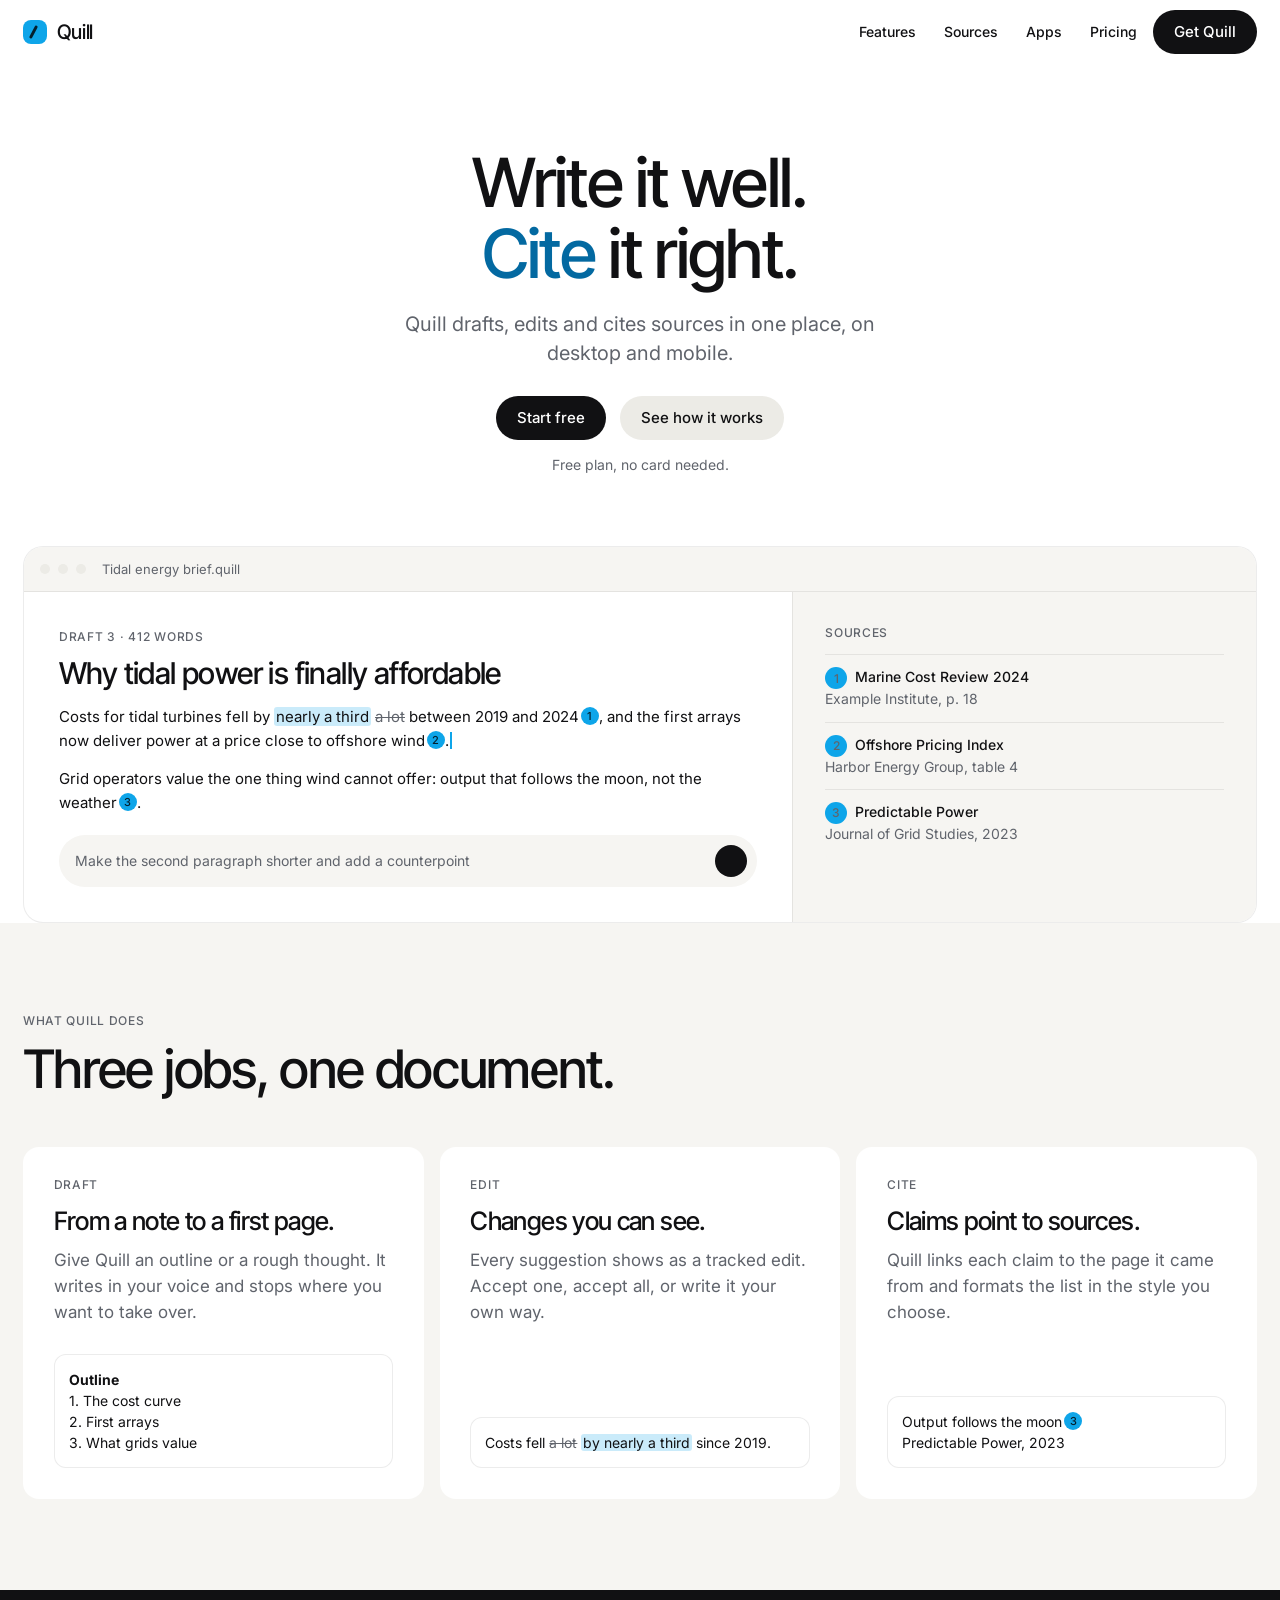
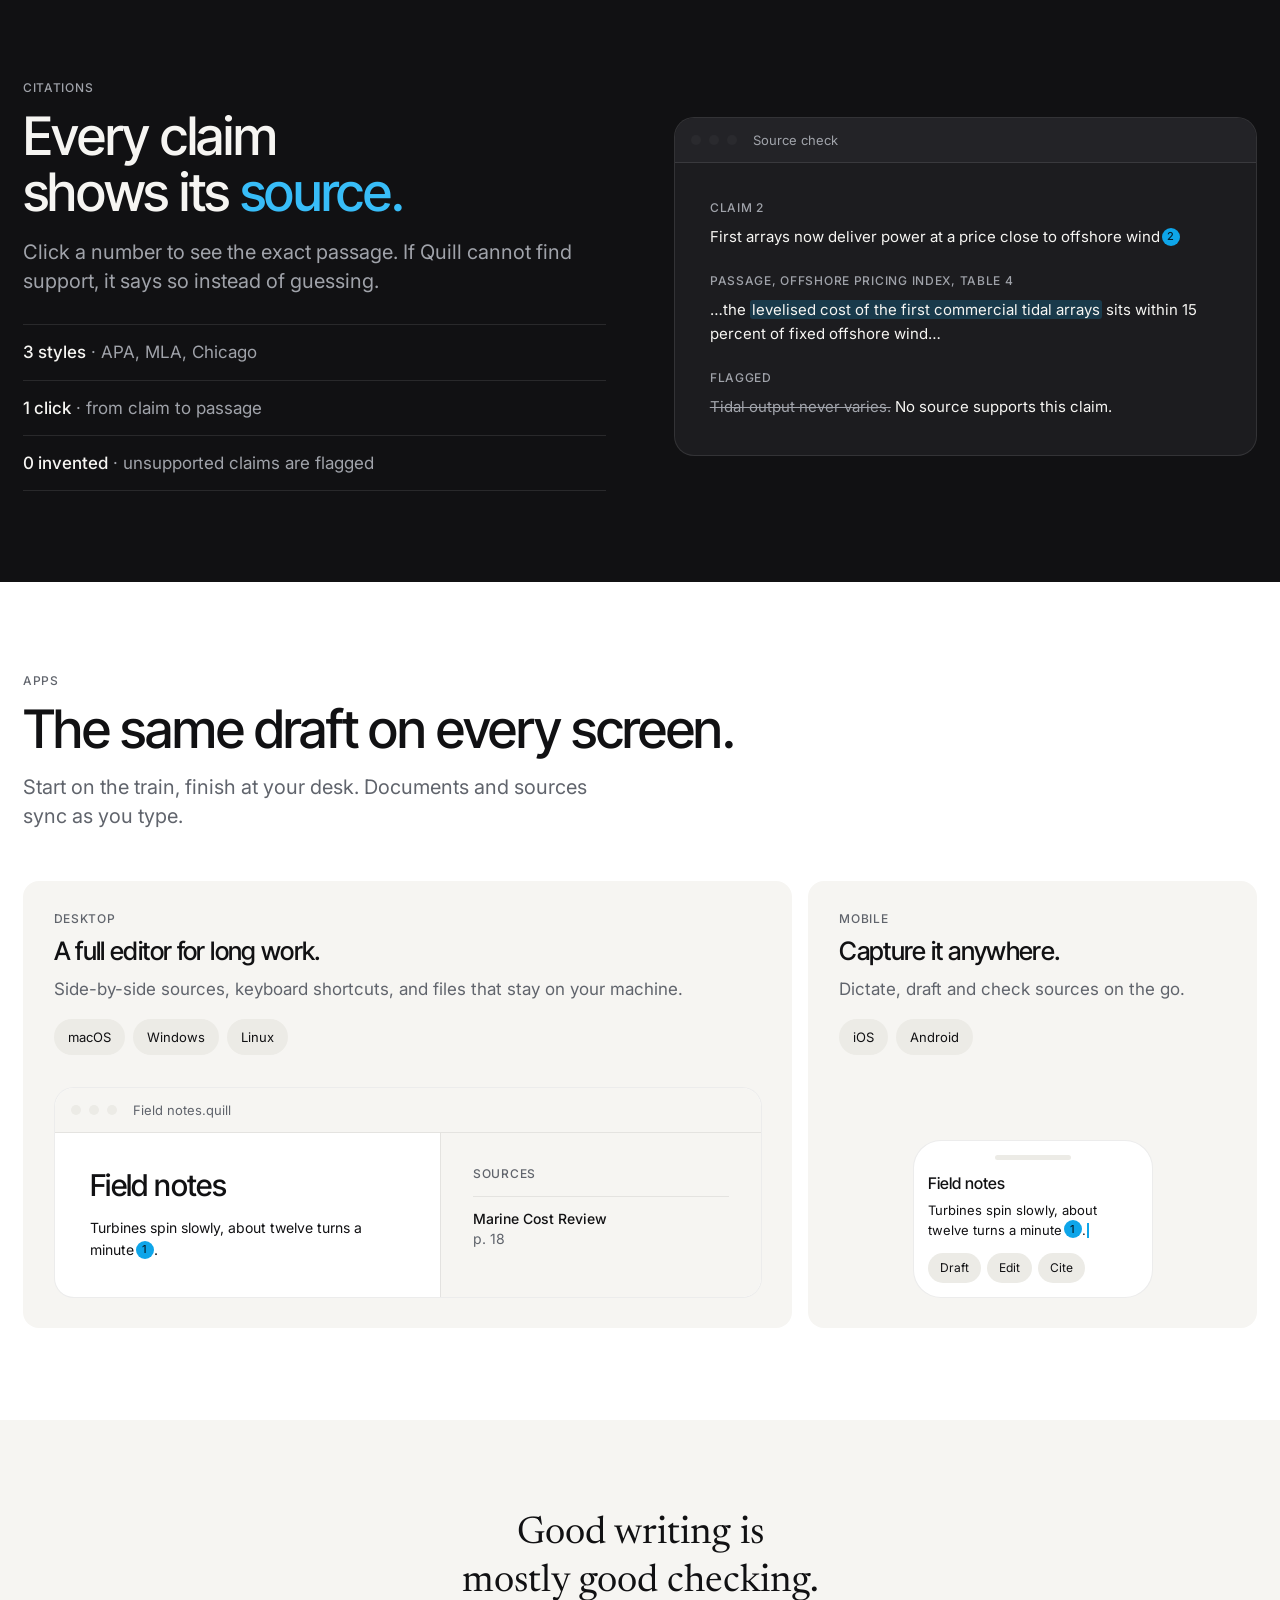
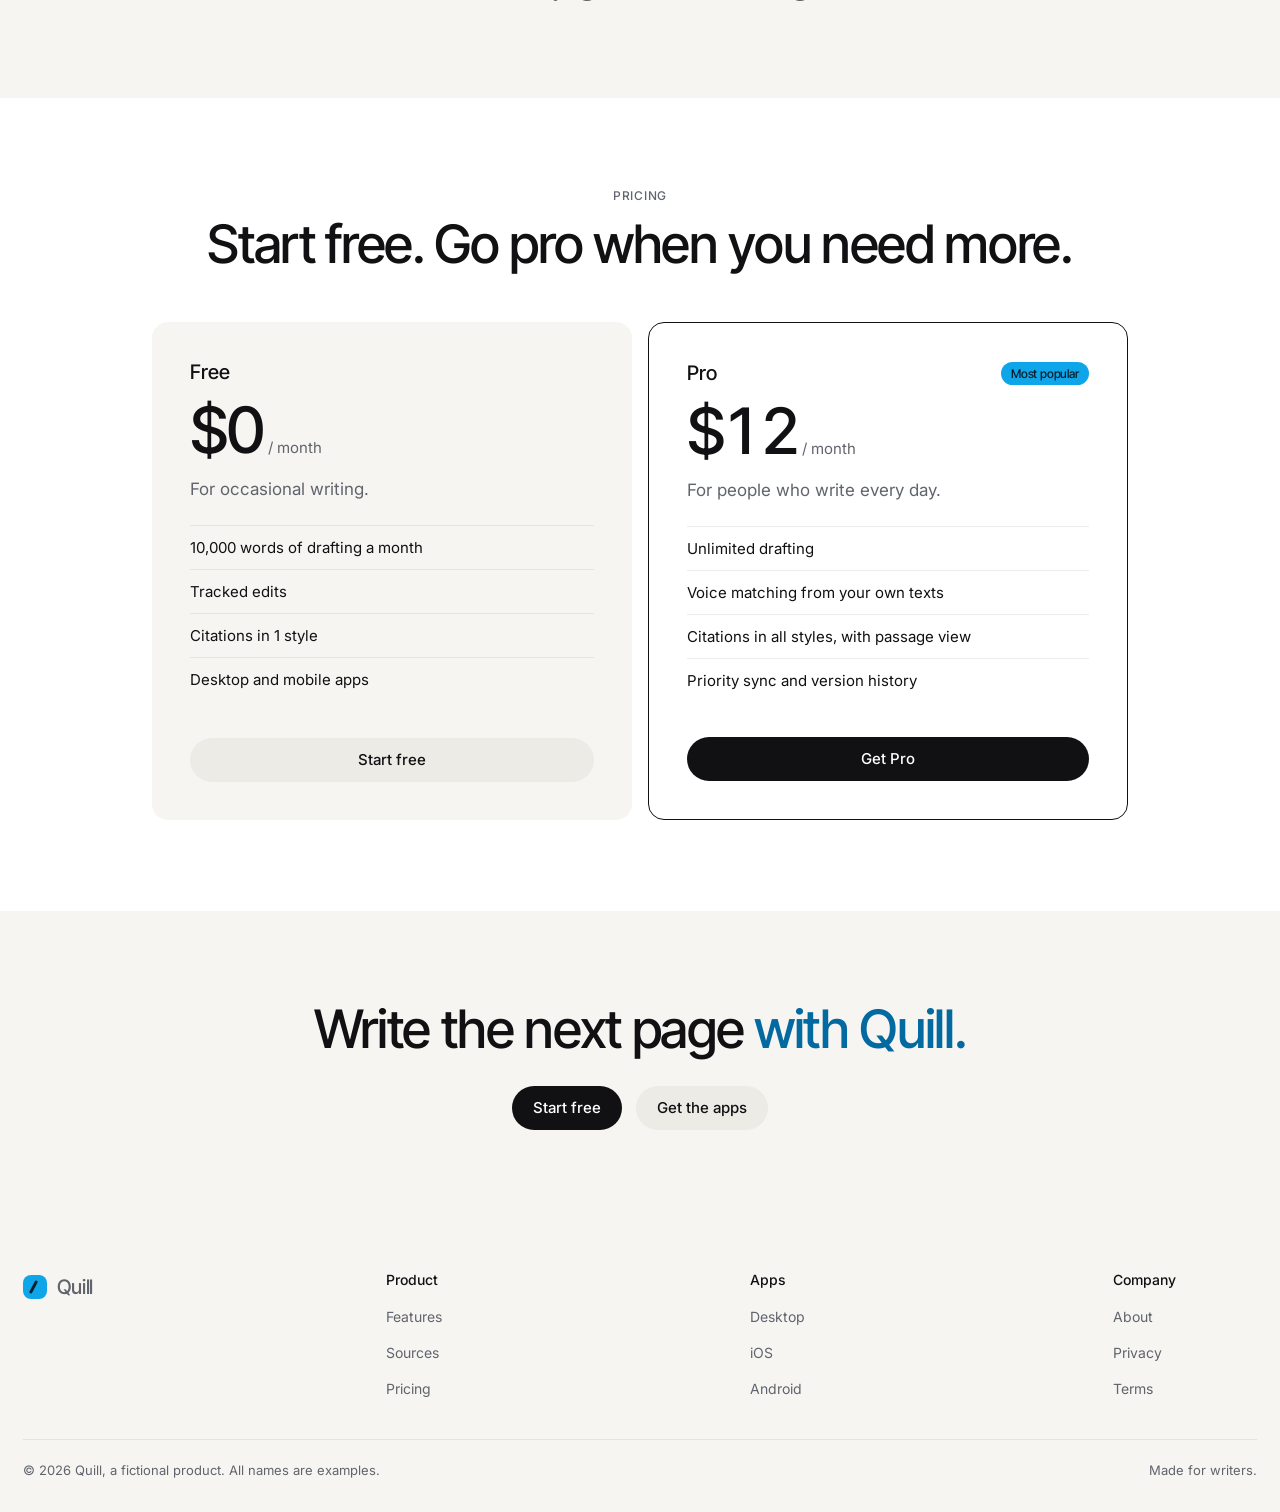
<file: demos/quill/index.html>
<!doctype html>
<html lang="en">
<head>
<meta charset="utf-8">
<meta name="viewport" content="width=device-width, initial-scale=1, viewport-fit=cover">
<title>Quill: the writing assistant that cites its sources</title>
<meta name="description" content="Quill drafts, edits and cites sources. Desktop and mobile apps, a free plan and a pro plan.">
<link rel="stylesheet" href="https://fonts.googleapis.com/css2?family=Inter:wght@400;500&family=Inter+Tight:wght@500&family=Newsreader:opsz,wght@6..72,400&display=swap">
<link rel="stylesheet" href="../../skills/turtleneck/tokens.css">
<link rel="stylesheet" href="../../skills/turtleneck/styles/lab.css">
<link rel="stylesheet" href="site.css">
</head>
<body>
<nav class="gnav" aria-label="Main">
  <div class="wrap">
    <a class="brand" href="#top"><span class="mark" aria-hidden="true"></span>Quill</a>
    <div class="nav-links">
      <a class="lnk" href="#features">Features</a><a class="lnk" href="#cite">Sources</a><a class="lnk" href="#apps">Apps</a><a class="lnk" href="#pricing">Pricing</a>
      <a class="a-button" href="#pricing">Get Quill</a>
      <button class="burger" type="button" popovertarget="menu" aria-label="Menu"><svg width="20" height="20" viewBox="0 0 20 20" aria-hidden="true"><path d="M3 7h14M3 13h14" stroke="currentColor" stroke-width="1.6" stroke-linecap="round"/></svg></button>
    </div>
  </div>
</nav>
<div class="menu" id="menu" popover>
  <button class="close" type="button" popovertarget="menu" popovertargetaction="hide" aria-label="Close menu">&times;</button>
  <a href="#features">Features</a><a href="#cite">Sources</a><a href="#apps">Apps</a><a href="#pricing">Pricing</a>
</div>

<main id="top">
<section class="hero">
  <div class="wrap">
    <h1 class="a-hero">Write it well.<br><em>Cite</em> it right.</h1>
    <p class="a-intro">Quill drafts, edits and cites sources in one place, on desktop and mobile.</p>
    <div class="a-buttons"><a class="a-button" href="#pricing">Start free</a><a class="a-button a-button-secondary" href="#features">See how it works</a></div>
    <p class="note">Free plan, no card needed.</p>
    <div class="stage a-reveal">
      <div class="win" role="img" aria-label="Quill editor showing a draft with tracked edits and numbered source citations">
        <div class="bar"><i class="dot"></i><i class="dot"></i><i class="dot"></i><span class="ttl">Tidal energy brief.quill</span></div>
        <div class="panes">
          <div class="doc">
            <p class="meta">Draft 3 &middot; 412 words</p>
            <h3 style="margin-top:10px">Why tidal power is finally affordable</h3>
            <p>Costs for tidal turbines fell by <ins>nearly a third</ins> <del>a lot</del> between 2019 and 2024<span class="cite">1</span>, and the first arrays now deliver power at a price close to offshore wind<span class="cite">2</span>.<span class="caret"></span></p>
            <p>Grid operators value the one thing wind cannot offer: output that follows the moon, not the weather<span class="cite">3</span>.</p>
            <div class="prompt"><span>Make the second paragraph shorter and add a counterpoint</span><i></i></div>
          </div>
          <div class="side">
            <h4>Sources</h4>
            <div class="src"><b><span class="cite big">1</span>Marine Cost Review 2024</b><span>Example Institute, p. 18</span></div>
            <div class="src"><b><span class="cite big">2</span>Offshore Pricing Index</b><span>Harbor Energy Group, table 4</span></div>
            <div class="src"><b><span class="cite big">3</span>Predictable Power</b><span>Journal of Grid Studies, 2023</span></div>
          </div>
        </div>
      </div>
    </div>
  </div>
</section>

<section class="block a-alt" id="features">
  <div class="wrap">
    <div class="head"><p class="a-eyebrow">What Quill does</p><h2 class="a-headline narrow">Three jobs, one document.</h2></div>
    <div class="jobs">
      <article class="job a-reveal"><p class="a-eyebrow">Draft</p><h3 class="a-tile-head">From a note to a first page.</h3><p class="a-body">Give Quill an outline or a rough thought. It writes in your voice and stops where you want to take over.</p>
        <div class="mini"><div class="box"><b>Outline</b><br>1. The cost curve<br>2. First arrays<br>3. What grids value</div></div></article>
      <article class="job a-reveal"><p class="a-eyebrow">Edit</p><h3 class="a-tile-head">Changes you can see.</h3><p class="a-body">Every suggestion shows as a tracked edit. Accept one, accept all, or write it your own way.</p>
        <div class="mini"><div class="box">Costs fell <del>a lot</del> <ins>by nearly a third</ins> since 2019.</div></div></article>
      <article class="job a-reveal"><p class="a-eyebrow">Cite</p><h3 class="a-tile-head">Claims point to sources.</h3><p class="a-body">Quill links each claim to the page it came from and formats the list in the style you choose.</p>
        <div class="mini"><div class="box">Output follows the moon<span class="cite">3</span><br>Predictable Power, 2023</div></div></article>
    </div>
  </div>
</section>

<section class="block band" id="cite">
  <div class="wrap">
    <div class="split">
      <div>
        <p class="a-eyebrow">Citations</p>
        <h2 class="a-headline" style="margin-top:14px">Every claim shows its <em>source.</em></h2>
        <p class="a-intro" style="margin-top:18px">Click a number to see the exact passage. If Quill cannot find support, it says so instead of guessing.</p>
        <ul class="checks">
          <li><b>3 styles</b>&nbsp;&middot; APA, MLA, Chicago</li>
          <li><b>1 click</b>&nbsp;&middot; from claim to passage</li>
          <li><b>0 invented</b>&nbsp;&middot; unsupported claims are flagged</li>
        </ul>
      </div>
      <div class="win a-reveal" role="img" aria-label="Quill source panel with a highlighted passage and a flagged claim">
        <div class="bar"><i class="dot"></i><i class="dot"></i><i class="dot"></i><span class="ttl">Source check</span></div>
        <div class="doc">
          <p class="meta" style="margin-top:0">Claim 2</p>
          <p style="margin-top:8px">First arrays now deliver power at a price close to offshore wind<span class="cite">2</span></p>
          <p class="meta" style="margin-top:22px">Passage, Offshore Pricing Index, table 4</p>
          <p style="margin-top:8px">&hellip;the <ins>levelised cost of the first commercial tidal arrays</ins> sits within 15 percent of fixed offshore wind&hellip;</p>
          <p class="meta" style="margin-top:22px">Flagged</p>
          <p style="margin-top:8px"><del>Tidal output never varies.</del> No source supports this claim.</p>
        </div>
      </div>
    </div>
  </div>
</section>

<section class="block" id="apps">
  <div class="wrap">
    <div class="head"><p class="a-eyebrow">Apps</p><h2 class="a-headline narrow">The same draft on every screen.</h2><p class="a-intro">Start on the train, finish at your desk. Documents and sources sync as you type.</p></div>
    <div class="apps">
      <article class="app desk a-alt a-reveal" style="background:var(--a-bg-alt)"><p class="a-eyebrow">Desktop</p><h3 class="a-tile-head">A full editor for long work.</h3>
        <p class="a-body" style="color:var(--a-text-secondary)">Side-by-side sources, keyboard shortcuts, and files that stay on your machine.</p>
        <div class="badges"><span class="chip">macOS</span><span class="chip">Windows</span><span class="chip">Linux</span></div>
        <div class="art"><div class="win" style="background:var(--a-bg)" role="img" aria-label="Quill desktop app"><div class="bar"><i class="dot"></i><i class="dot"></i><i class="dot"></i><span class="ttl">Field notes.quill</span></div>
          <div class="panes"><div class="doc"><h3>Field notes</h3><p>Turbines spin slowly, about twelve turns a minute<span class="cite">1</span>.</p></div><div class="side"><h4>Sources</h4><div class="src"><b>Marine Cost Review</b><span>p. 18</span></div></div></div></div></div></article>
      <article class="app mob a-alt a-reveal" style="background:var(--a-bg-alt)"><p class="a-eyebrow">Mobile</p><h3 class="a-tile-head">Capture it anywhere.</h3>
        <p class="a-body" style="color:var(--a-text-secondary)">Dictate, draft and check sources on the go.</p>
        <div class="badges"><span class="chip">iOS</span><span class="chip">Android</span></div>
        <div class="art"><div class="phone" role="img" aria-label="Quill mobile app"><div class="pill"></div><h5>Field notes</h5><p>Turbines spin slowly, about twelve turns a minute<span class="cite">1</span>.<span class="caret"></span></p><div class="tools"><span class="chip">Draft</span><span class="chip">Edit</span><span class="chip">Cite</span></div></div></div></article>
    </div>
  </div>
</section>

<section class="block a-alt statement">
  <div class="wrap"><p class="a-statement a-reveal">Good writing is mostly good checking.</p></div>
</section>

<section class="block" id="pricing">
  <div class="wrap">
    <div class="head center"><p class="a-eyebrow">Pricing</p><h2 class="a-headline">Start free. Go pro when you need more.</h2></div>
    <div class="plans">
      <article class="plan a-reveal"><h3>Free</h3><p class="price">$0<small> / month</small></p><p class="a-body" style="color:var(--a-text-secondary)">For occasional writing.</p>
        <ul><li>10,000 words of drafting a month</li><li>Tracked edits</li><li>Citations in 1 style</li><li>Desktop and mobile apps</li></ul>
        <a class="a-button a-button-secondary" href="#">Start free</a></article>
      <article class="plan pro a-reveal"><h3>Pro <span class="tag">Most popular</span></h3><p class="price">$12<small> / month</small></p><p class="a-body" style="color:var(--a-text-secondary)">For people who write every day.</p>
        <ul><li>Unlimited drafting</li><li>Voice matching from your own texts</li><li>Citations in all styles, with passage view</li><li>Priority sync and version history</li></ul>
        <a class="a-button" href="#">Get Pro</a></article>
    </div>
  </div>
</section>

<section class="block a-alt cta">
  <div class="wrap"><h2 class="a-headline a-reveal">Write the next page <em>with Quill.</em></h2>
    <div class="a-buttons"><a class="a-button" href="#pricing">Start free</a><a class="a-button a-button-secondary" href="#apps">Get the apps</a></div></div>
</section>
</main>

<footer class="foot">
  <div class="wrap">
    <div class="cols">
      <div><a class="brand" href="#top" style="min-height:36px"><span class="mark" aria-hidden="true"></span>Quill</a></div>
      <div><h4>Product</h4><a href="#features">Features</a><a href="#cite">Sources</a><a href="#pricing">Pricing</a></div>
      <div><h4>Apps</h4><a href="#apps">Desktop</a><a href="#apps">iOS</a><a href="#apps">Android</a></div>
      <div><h4>Company</h4><a href="#top">About</a><a href="#top">Privacy</a><a href="#top">Terms</a></div>
    </div>
    <div class="legal"><span>&copy; 2026 Quill, a fictional product. All names are examples.</span><span>Made for writers.</span></div>
  </div>
</footer>
<script>
document.documentElement.classList.add('a-js');
const io = new IntersectionObserver(es => es.forEach(e => { if (e.isIntersecting) { e.target.classList.add('is-in'); io.unobserve(e.target); } }), { rootMargin: '0px 0px -8% 0px' });
document.querySelectorAll('.a-reveal').forEach(el => io.observe(el));
document.querySelectorAll('.menu a').forEach(a => a.addEventListener('click', () => document.getElementById('menu').hidePopover()));
</script>
</body>
</html>
</file>
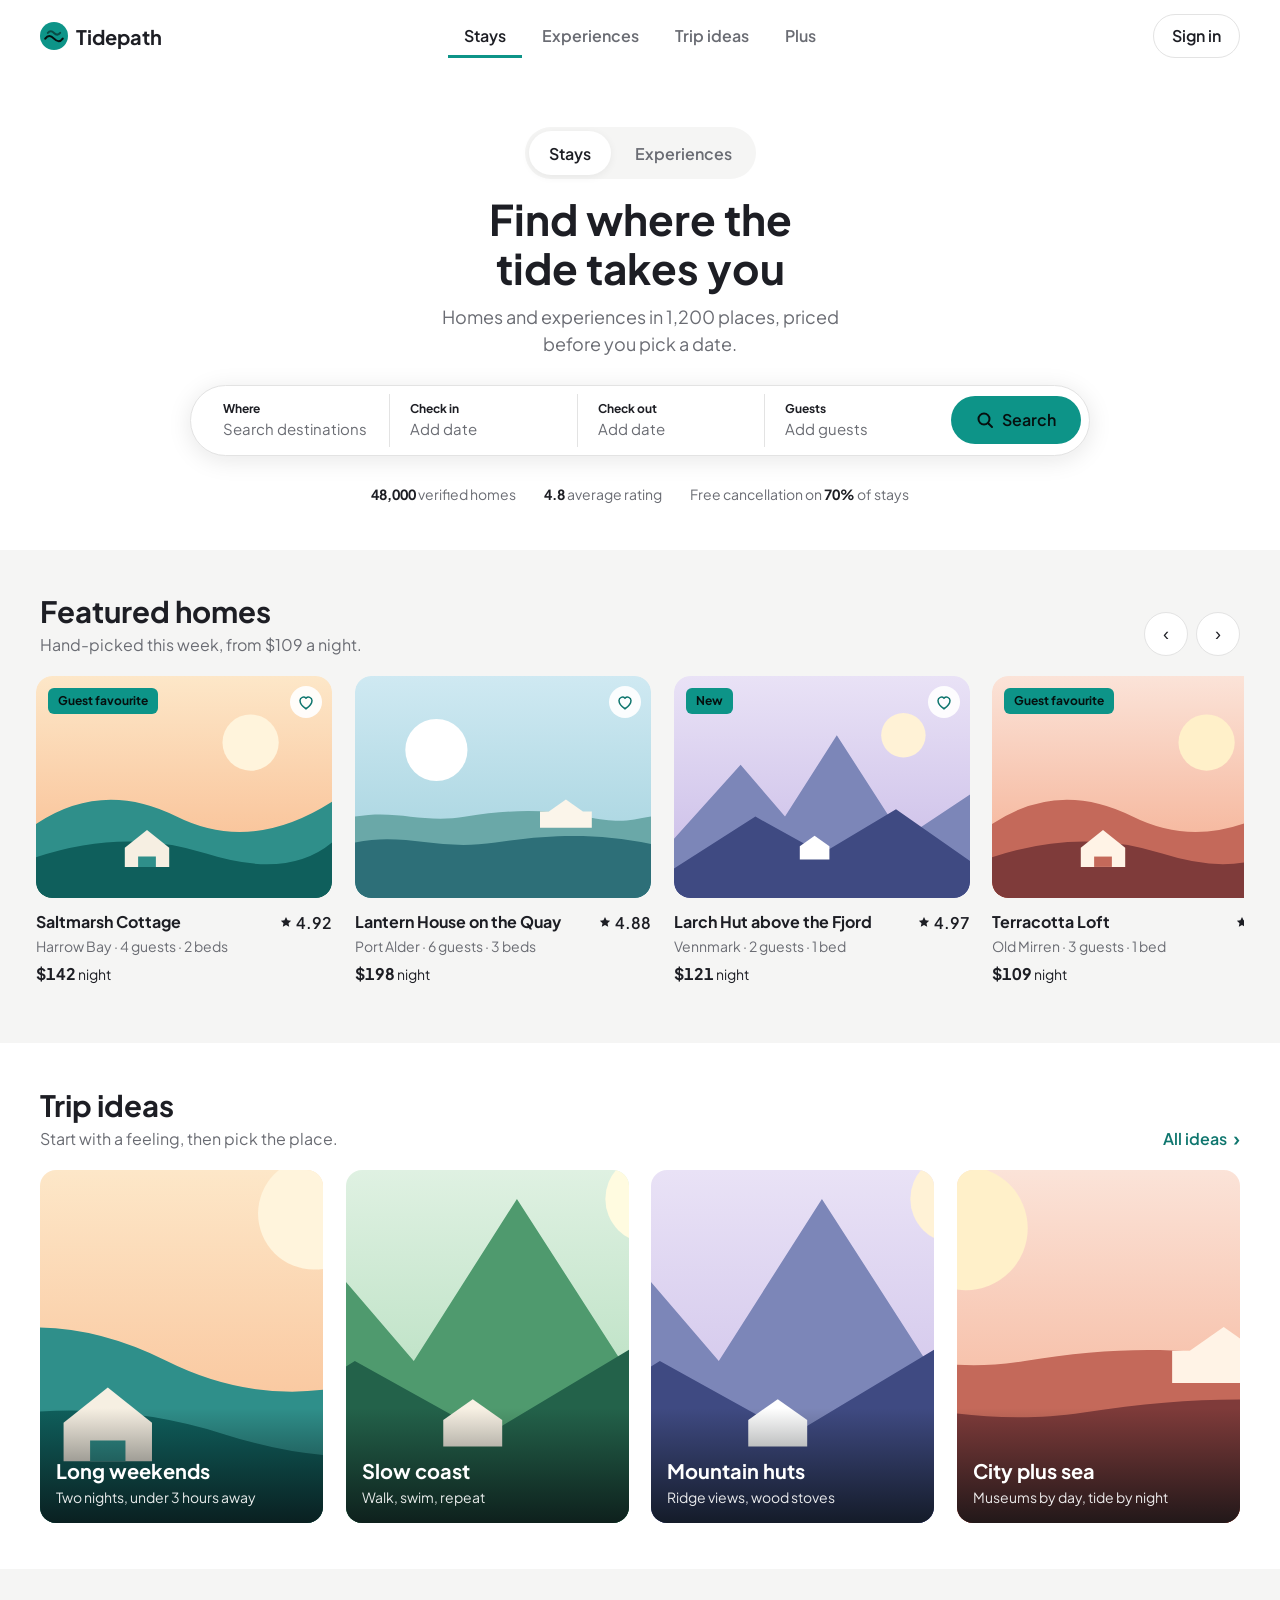
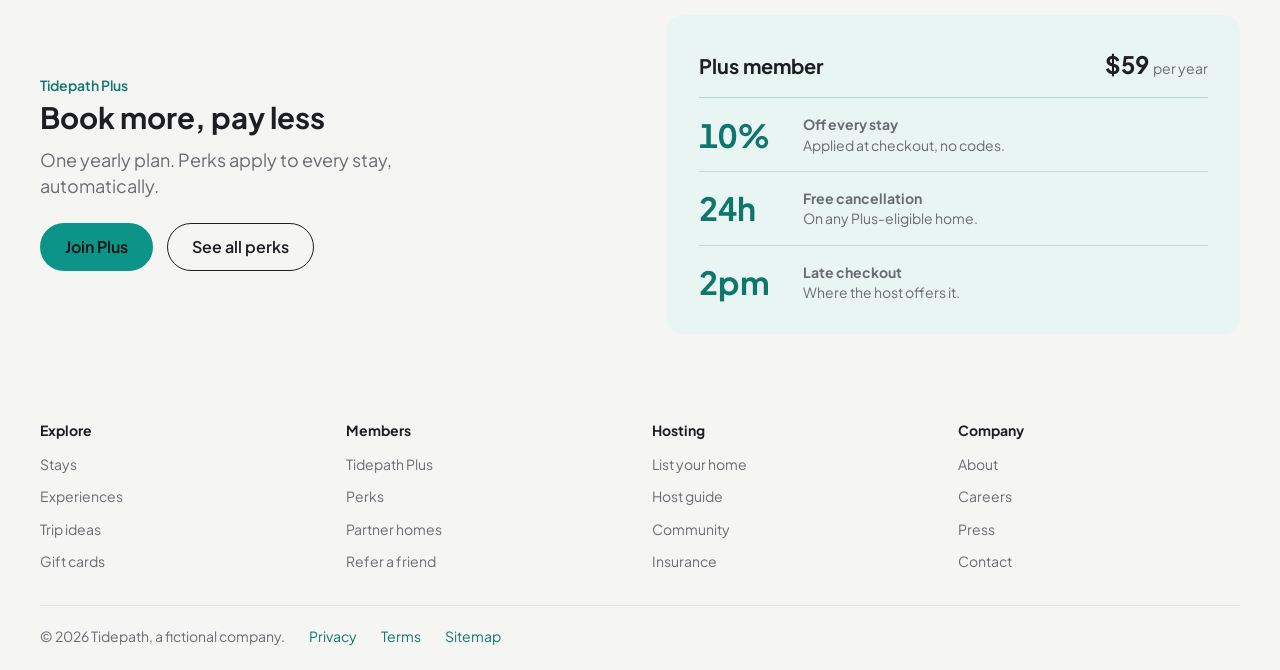
<file: demos/tidepath/index.html>
<!doctype html>
<html lang="en">
<head>
<meta charset="utf-8">
<meta name="viewport" content="width=device-width, initial-scale=1, viewport-fit=cover">
<title>Tidepath: stays and experiences</title>
<meta name="description" content="Search stays and experiences by destination and dates. Featured homes, trip ideas and Tidepath Plus.">
<link rel="stylesheet" href="https://fonts.googleapis.com/css2?family=Plus+Jakarta+Sans:wght@400;600;700&amp;display=swap">
<link rel="stylesheet" href="../../skills/turtleneck/tokens.css">
<link rel="stylesheet" href="../../skills/turtleneck/styles/journey.css">
<link rel="stylesheet" href="site.css">
</head>
<body>
<svg width="0" height="0" style="position:absolute" aria-hidden="true"><defs>
  <symbol id="land-a" viewBox="0 0 400 300"><circle class="sun" cx="290" cy="90" r="38"/><path class="far" d="M0 200Q90 140 190 190T400 170V300H0z"/><path class="near" d="M0 245Q120 205 230 240T400 225V300H0z"/><path class="roof" d="M120 232l30-24 30 24v26h-60z"/><path class="far" d="M138 258v-14h24v14z"/></symbol>
  <symbol id="land-b" viewBox="0 0 400 300"><circle class="sun" cx="110" cy="100" r="42"/><path class="far" d="M0 190c60-10 90 10 150 0s110-10 160 0 60 5 90 0V300H0z"/><path class="near" d="M0 225c70-14 110 12 190 0s140-12 210 2V300H0z"/><path class="roof" d="M250 205h70v-22h-70zM262 183l23-16 23 16z"/></symbol>
  <symbol id="land-c" viewBox="0 0 400 300"><circle class="sun" cx="310" cy="80" r="30"/><path class="far" d="M0 220L90 120l60 70 70-110 90 140 90-60V300H0z"/><path class="near" d="M0 260l110-70 90 50 100-60 100 70V300H0z"/><path class="roof" d="M170 248h40v-18l-20-14-20 14z"/></symbol>
</defs></svg>

<header class="nav" id="nav">
  <div class="wrap nav-in">
    <a class="logo" href="#" aria-label="Tidepath home"><svg viewBox="0 0 32 32" aria-hidden="true"><circle cx="16" cy="16" r="16" fill="currentColor"/><path d="M6 19c3-4 6-4 10 0s7 4 10 0" fill="none" stroke="#06100f" stroke-width="2.4" stroke-linecap="round"/><path d="M9 12.500c2-2.500 4.500-2.500 7 0s5 2.500 7 0" fill="none" stroke="#06100f" stroke-width="2.4" stroke-linecap="round" opacity=".55"/></svg>Tidepath</a>
    <nav aria-label="Main"><ul class="tabs"><li><a href="#" aria-current="page">Stays</a></li><li><a href="#experiences">Experiences</a></li><li><a href="#ideas">Trip ideas</a></li><li><a href="#plus">Plus</a></li></ul></nav>
    <div class="nav-end"><a class="pill" href="#">Sign in</a>
      <button class="burger" type="button" popovertarget="menu" aria-label="Menu"><svg width="18" height="18" viewBox="0 0 18 18" aria-hidden="true"><path d="M2 5h14M2 13h14" stroke="currentColor" stroke-width="2" stroke-linecap="round"/></svg></button></div>
  </div>
</header>
<div class="flyout" id="menu" popover>
  <button class="close" type="button" popovertarget="menu" popovertargetaction="hide" aria-label="Close menu">&times;</button>
  <ul><li><a href="#">Stays</a></li><li><a href="#experiences">Experiences</a></li><li><a href="#ideas">Trip ideas</a></li><li><a href="#plus">Tidepath Plus</a></li><li><a href="#">Sign in</a></li></ul>
</div>

<main>
<section class="hero" id="experiences">
  <div class="wrap">
    <div class="mode" role="group" aria-label="What are you booking"><button type="button" aria-pressed="true">Stays</button><button type="button" aria-pressed="false">Experiences</button></div>
    <h1>Find where the tide takes you</h1>
    <p class="a-intro">Homes and experiences in 1,200 places, priced before you pick a date.</p>
    <form class="search" role="search" onsubmit="return false">
      <label>Where<input name="where" placeholder="Search destinations" autocomplete="off"></label>
      <label>Check in<input name="in" placeholder="Add date" autocomplete="off"></label>
      <label>Check out<input name="out" placeholder="Add date" autocomplete="off"></label>
      <label>Guests<input name="guests" placeholder="Add guests" autocomplete="off"></label>
      <button class="a-button a-button-accent" type="submit"><svg width="18" height="18" viewBox="0 0 18 18" aria-hidden="true"><circle cx="8" cy="8" r="5.500" fill="none" stroke="currentColor" stroke-width="2"/><path d="M12.500 12.500L16 16" stroke="currentColor" stroke-width="2" stroke-linecap="round"/></svg>Search</button>
    </form>
    <ul class="hero-notes"><li><b>48,000</b> verified homes</li><li><b>4.8</b> average rating</li><li>Free cancellation on <b>70%</b> of stays</li></ul>
  </div>
</section>

<section class="block alt" id="homes">
  <div class="wrap">
    <div class="head"><div><h2>Featured homes</h2><p>Hand-picked this week, from $109 a night.</p></div>
      <div class="paddles"><button type="button" aria-label="Previous homes" data-dir="-1">&lsaquo;</button><button type="button" aria-label="Next homes" data-dir="1">&rsaquo;</button></div></div>
    <div class="rail" id="rail" tabindex="0" aria-label="Featured homes">
<article class="home a-reveal">
  <div class="imgwrap"><a href="#" aria-label="Saltmarsh Cottage, Harrow Bay"><span class="scene s1" role="img" aria-label="Illustration of Saltmarsh Cottage"><svg viewBox="0 0 400 300" preserveAspectRatio="xMidYMax slice" aria-hidden="true"><use href="#land-a"/></svg></span></a><span class="badge">Guest favourite</span>
  <button class="fav" type="button" aria-pressed="false" aria-label="Save Saltmarsh Cottage"><span><svg viewBox="0 0 24 24" aria-hidden="true"><path d="M12 21s-8-5.2-8-11a4.6 4.6 0 0 1 8-3 4.6 4.6 0 0 1 8 3c0 5.800-8 11-8 11z"/></svg></span></button></div>
  <a href="#"><div class="row"><h3>Saltmarsh Cottage</h3><span class="rate"><svg viewBox="0 0 24 24" aria-hidden="true"><path d="M12 2l3.1 6.6 7.2.9-5.3 5 1.4 7.1L12 18l-6.4 3.6L7 14.5 1.7 9.5l7.2-.9z"/></svg>4.92</span></div>
  <p class="meta">Harrow Bay · 4 guests · 2 beds</p><p class="price"><b>$142</b> night</p></a>
</article>
<article class="home a-reveal">
  <div class="imgwrap"><a href="#" aria-label="Lantern House on the Quay, Port Alder"><span class="scene s2" role="img" aria-label="Illustration of Lantern House on the Quay"><svg viewBox="0 0 400 300" preserveAspectRatio="xMidYMax slice" aria-hidden="true"><use href="#land-b"/></svg></span></a>
  <button class="fav" type="button" aria-pressed="false" aria-label="Save Lantern House on the Quay"><span><svg viewBox="0 0 24 24" aria-hidden="true"><path d="M12 21s-8-5.2-8-11a4.6 4.6 0 0 1 8-3 4.6 4.6 0 0 1 8 3c0 5.800-8 11-8 11z"/></svg></span></button></div>
  <a href="#"><div class="row"><h3>Lantern House on the Quay</h3><span class="rate"><svg viewBox="0 0 24 24" aria-hidden="true"><path d="M12 2l3.1 6.6 7.2.9-5.3 5 1.4 7.1L12 18l-6.4 3.6L7 14.5 1.7 9.5l7.2-.9z"/></svg>4.88</span></div>
  <p class="meta">Port Alder · 6 guests · 3 beds</p><p class="price"><b>$198</b> night</p></a>
</article>
<article class="home a-reveal">
  <div class="imgwrap"><a href="#" aria-label="Larch Hut above the Fjord, Vennmark"><span class="scene s3" role="img" aria-label="Illustration of Larch Hut above the Fjord"><svg viewBox="0 0 400 300" preserveAspectRatio="xMidYMax slice" aria-hidden="true"><use href="#land-c"/></svg></span></a><span class="badge">New</span>
  <button class="fav" type="button" aria-pressed="false" aria-label="Save Larch Hut above the Fjord"><span><svg viewBox="0 0 24 24" aria-hidden="true"><path d="M12 21s-8-5.2-8-11a4.6 4.6 0 0 1 8-3 4.6 4.6 0 0 1 8 3c0 5.800-8 11-8 11z"/></svg></span></button></div>
  <a href="#"><div class="row"><h3>Larch Hut above the Fjord</h3><span class="rate"><svg viewBox="0 0 24 24" aria-hidden="true"><path d="M12 2l3.1 6.6 7.2.9-5.3 5 1.4 7.1L12 18l-6.4 3.6L7 14.5 1.7 9.5l7.2-.9z"/></svg>4.97</span></div>
  <p class="meta">Vennmark · 2 guests · 1 bed</p><p class="price"><b>$121</b> night</p></a>
</article>
<article class="home a-reveal">
  <div class="imgwrap"><a href="#" aria-label="Terracotta Loft, Old Mirren"><span class="scene s4" role="img" aria-label="Illustration of Terracotta Loft"><svg viewBox="0 0 400 300" preserveAspectRatio="xMidYMax slice" aria-hidden="true"><use href="#land-a"/></svg></span></a><span class="badge">Guest favourite</span>
  <button class="fav" type="button" aria-pressed="false" aria-label="Save Terracotta Loft"><span><svg viewBox="0 0 24 24" aria-hidden="true"><path d="M12 21s-8-5.2-8-11a4.6 4.6 0 0 1 8-3 4.6 4.6 0 0 1 8 3c0 5.800-8 11-8 11z"/></svg></span></button></div>
  <a href="#"><div class="row"><h3>Terracotta Loft</h3><span class="rate"><svg viewBox="0 0 24 24" aria-hidden="true"><path d="M12 2l3.1 6.6 7.2.9-5.3 5 1.4 7.1L12 18l-6.4 3.6L7 14.5 1.7 9.5l7.2-.9z"/></svg>4.81</span></div>
  <p class="meta">Old Mirren · 3 guests · 1 bed</p><p class="price"><b>$109</b> night</p></a>
</article>
<article class="home a-reveal">
  <div class="imgwrap"><a href="#" aria-label="Orchard Barn, Quillcombe"><span class="scene s5" role="img" aria-label="Illustration of Orchard Barn"><svg viewBox="0 0 400 300" preserveAspectRatio="xMidYMax slice" aria-hidden="true"><use href="#land-c"/></svg></span></a>
  <button class="fav" type="button" aria-pressed="false" aria-label="Save Orchard Barn"><span><svg viewBox="0 0 24 24" aria-hidden="true"><path d="M12 21s-8-5.2-8-11a4.6 4.6 0 0 1 8-3 4.6 4.6 0 0 1 8 3c0 5.800-8 11-8 11z"/></svg></span></button></div>
  <a href="#"><div class="row"><h3>Orchard Barn</h3><span class="rate"><svg viewBox="0 0 24 24" aria-hidden="true"><path d="M12 2l3.1 6.6 7.2.9-5.3 5 1.4 7.1L12 18l-6.4 3.6L7 14.5 1.7 9.5l7.2-.9z"/></svg>4.90</span></div>
  <p class="meta">Quillcombe · 8 guests · 4 beds</p><p class="price"><b>$236</b> night</p></a>
</article>
<article class="home a-reveal">
  <div class="imgwrap"><a href="#" aria-label="Glasshouse by the Dunes, Sandry Point"><span class="scene s6" role="img" aria-label="Illustration of Glasshouse by the Dunes"><svg viewBox="0 0 400 300" preserveAspectRatio="xMidYMax slice" aria-hidden="true"><use href="#land-b"/></svg></span></a><span class="badge">New</span>
  <button class="fav" type="button" aria-pressed="false" aria-label="Save Glasshouse by the Dunes"><span><svg viewBox="0 0 24 24" aria-hidden="true"><path d="M12 21s-8-5.2-8-11a4.6 4.6 0 0 1 8-3 4.6 4.6 0 0 1 8 3c0 5.800-8 11-8 11z"/></svg></span></button></div>
  <a href="#"><div class="row"><h3>Glasshouse by the Dunes</h3><span class="rate"><svg viewBox="0 0 24 24" aria-hidden="true"><path d="M12 2l3.1 6.6 7.2.9-5.3 5 1.4 7.1L12 18l-6.4 3.6L7 14.5 1.7 9.5l7.2-.9z"/></svg>4.95</span></div>
  <p class="meta">Sandry Point · 2 guests · 1 bed</p><p class="price"><b>$167</b> night</p></a>
</article>
    </div>
  </div>
</section>

<section class="block" id="ideas">
  <div class="wrap">
    <div class="head"><div><h2>Trip ideas</h2><p>Start with a feeling, then pick the place.</p></div><a class="more a-more" href="#">All ideas</a></div>
    <div class="ideas">
<a class="idea a-reveal" href="#"><span class="scene s1" role="img" aria-label="Illustration for Long weekends"><svg viewBox="0 0 400 300" preserveAspectRatio="xMidYMax slice" aria-hidden="true"><use href="#land-a"/></svg><span class="cap"><h3>Long weekends</h3><p>Two nights, under 3 hours away</p></span></span></a>
<a class="idea a-reveal" href="#"><span class="scene s5" role="img" aria-label="Illustration for Slow coast"><svg viewBox="0 0 400 300" preserveAspectRatio="xMidYMax slice" aria-hidden="true"><use href="#land-c"/></svg><span class="cap"><h3>Slow coast</h3><p>Walk, swim, repeat</p></span></span></a>
<a class="idea a-reveal" href="#"><span class="scene s3" role="img" aria-label="Illustration for Mountain huts"><svg viewBox="0 0 400 300" preserveAspectRatio="xMidYMax slice" aria-hidden="true"><use href="#land-c"/></svg><span class="cap"><h3>Mountain huts</h3><p>Ridge views, wood stoves</p></span></span></a>
<a class="idea a-reveal" href="#"><span class="scene s4" role="img" aria-label="Illustration for City plus sea"><svg viewBox="0 0 400 300" preserveAspectRatio="xMidYMax slice" aria-hidden="true"><use href="#land-b"/></svg><span class="cap"><h3>City plus sea</h3><p>Museums by day, tide by night</p></span></span></a>
    </div>
  </div>
</section>

<section class="block alt" id="plus">
  <div class="wrap member">
    <div class="a-reveal">
      <p class="a-eyebrow txt-accent">Tidepath Plus</p>
      <h2>Book more, pay less</h2>
      <p class="a-intro">One yearly plan. Perks apply to every stay, automatically.</p>
      <div class="a-buttons"><a class="a-button a-button-accent" href="#">Join Plus</a><a class="a-button a-button-secondary" href="#">See all perks</a></div>
    </div>
    <div class="plan a-reveal">
      <div class="plan-top"><h3>Plus member</h3><p class="price">$59 <small>per year</small></p></div>
      <ul class="perks">
        <li><span class="n">10%</span><span><b>Off every stay</b>Applied at checkout, no codes.</span></li>
        <li><span class="n">24h</span><span><b>Free cancellation</b>On any Plus-eligible home.</span></li>
        <li><span class="n">2pm</span><span><b>Late checkout</b>Where the host offers it.</span></li>
      </ul>
    </div>
  </div>
</section>
</main>

<footer class="foot"><div class="wrap">
  <nav class="cols" aria-label="Footer"><details open><summary>Explore</summary><ul><li><a href="#">Stays</a></li><li><a href="#">Experiences</a></li><li><a href="#">Trip ideas</a></li><li><a href="#">Gift cards</a></li></ul></details><details open><summary>Members</summary><ul><li><a href="#">Tidepath Plus</a></li><li><a href="#">Perks</a></li><li><a href="#">Partner homes</a></li><li><a href="#">Refer a friend</a></li></ul></details><details open><summary>Hosting</summary><ul><li><a href="#">List your home</a></li><li><a href="#">Host guide</a></li><li><a href="#">Community</a></li><li><a href="#">Insurance</a></li></ul></details><details open><summary>Company</summary><ul><li><a href="#">About</a></li><li><a href="#">Careers</a></li><li><a href="#">Press</a></li><li><a href="#">Contact</a></li></ul></details></nav>
  <div class="legal"><span>&copy; 2026 Tidepath, a fictional company.</span><a href="#">Privacy</a><a href="#">Terms</a><a href="#">Sitemap</a></div>
</div></footer>

<script>
document.documentElement.classList.add('a-js');
const io=new IntersectionObserver(es=>es.forEach(e=>{if(e.isIntersecting){e.target.classList.add('is-in');io.unobserve(e.target);}}),{rootMargin:'0px 0px -10% 0px'});
document.querySelectorAll('.a-reveal').forEach(el=>io.observe(el));
const nav=document.getElementById('nav');addEventListener('scroll',()=>nav.classList.toggle('is-stuck',scrollY>8),{passive:true});
document.querySelectorAll('.paddles button').forEach(b=>b.onclick=()=>{const r=document.getElementById('rail');r.scrollBy({left:b.dataset.dir*r.clientWidth*.8,behavior:'smooth'});});
document.querySelectorAll('.fav').forEach(b=>b.onclick=()=>b.setAttribute('aria-pressed',b.getAttribute('aria-pressed')!=='true'));
document.querySelectorAll('.mode button').forEach(b=>b.onclick=()=>document.querySelectorAll('.mode button').forEach(x=>x.setAttribute('aria-pressed',x===b)));
document.querySelectorAll('#menu a').forEach(a=>a.onclick=()=>document.getElementById('menu').hidePopover());
const mq=matchMedia('(max-width:734px)'),sync=()=>document.querySelectorAll('.cols details').forEach(d=>d.open=!mq.matches);sync();mq.onchange=sync;
</script>
</body>
</html>
</file>
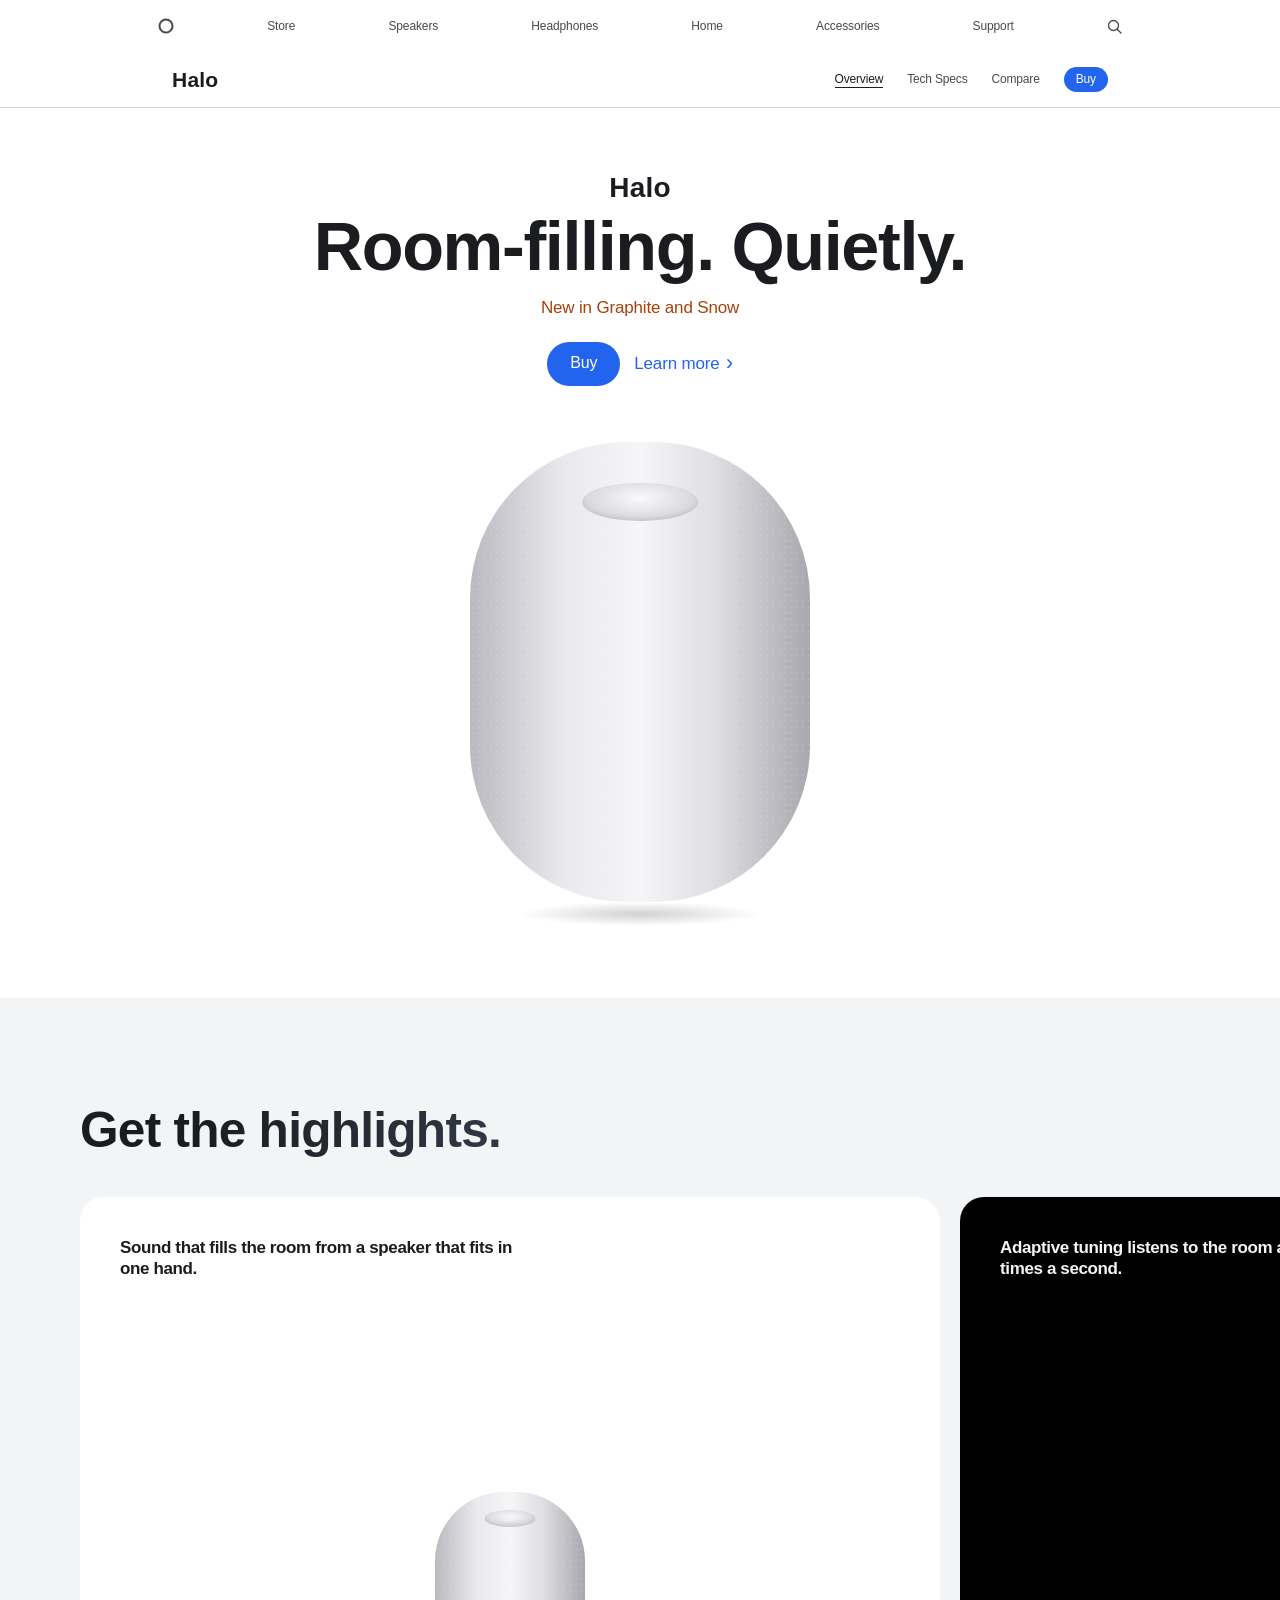
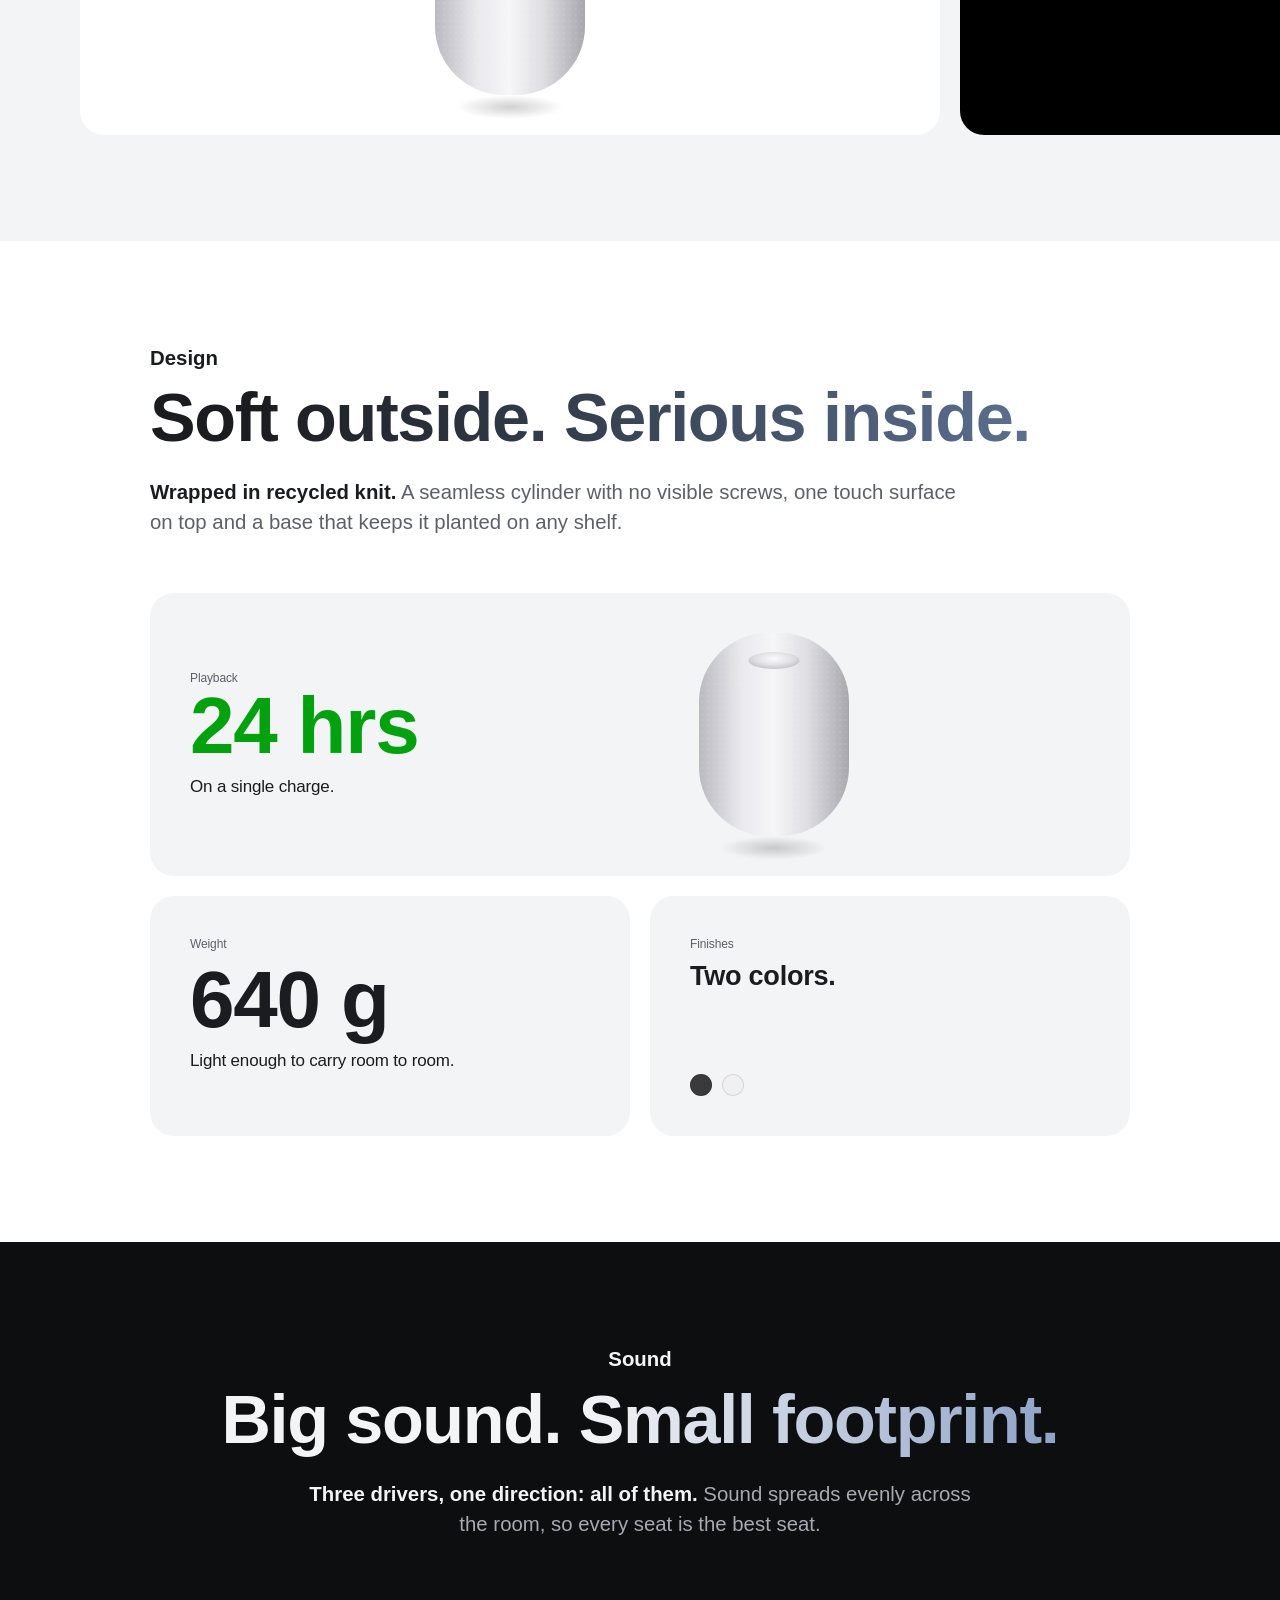
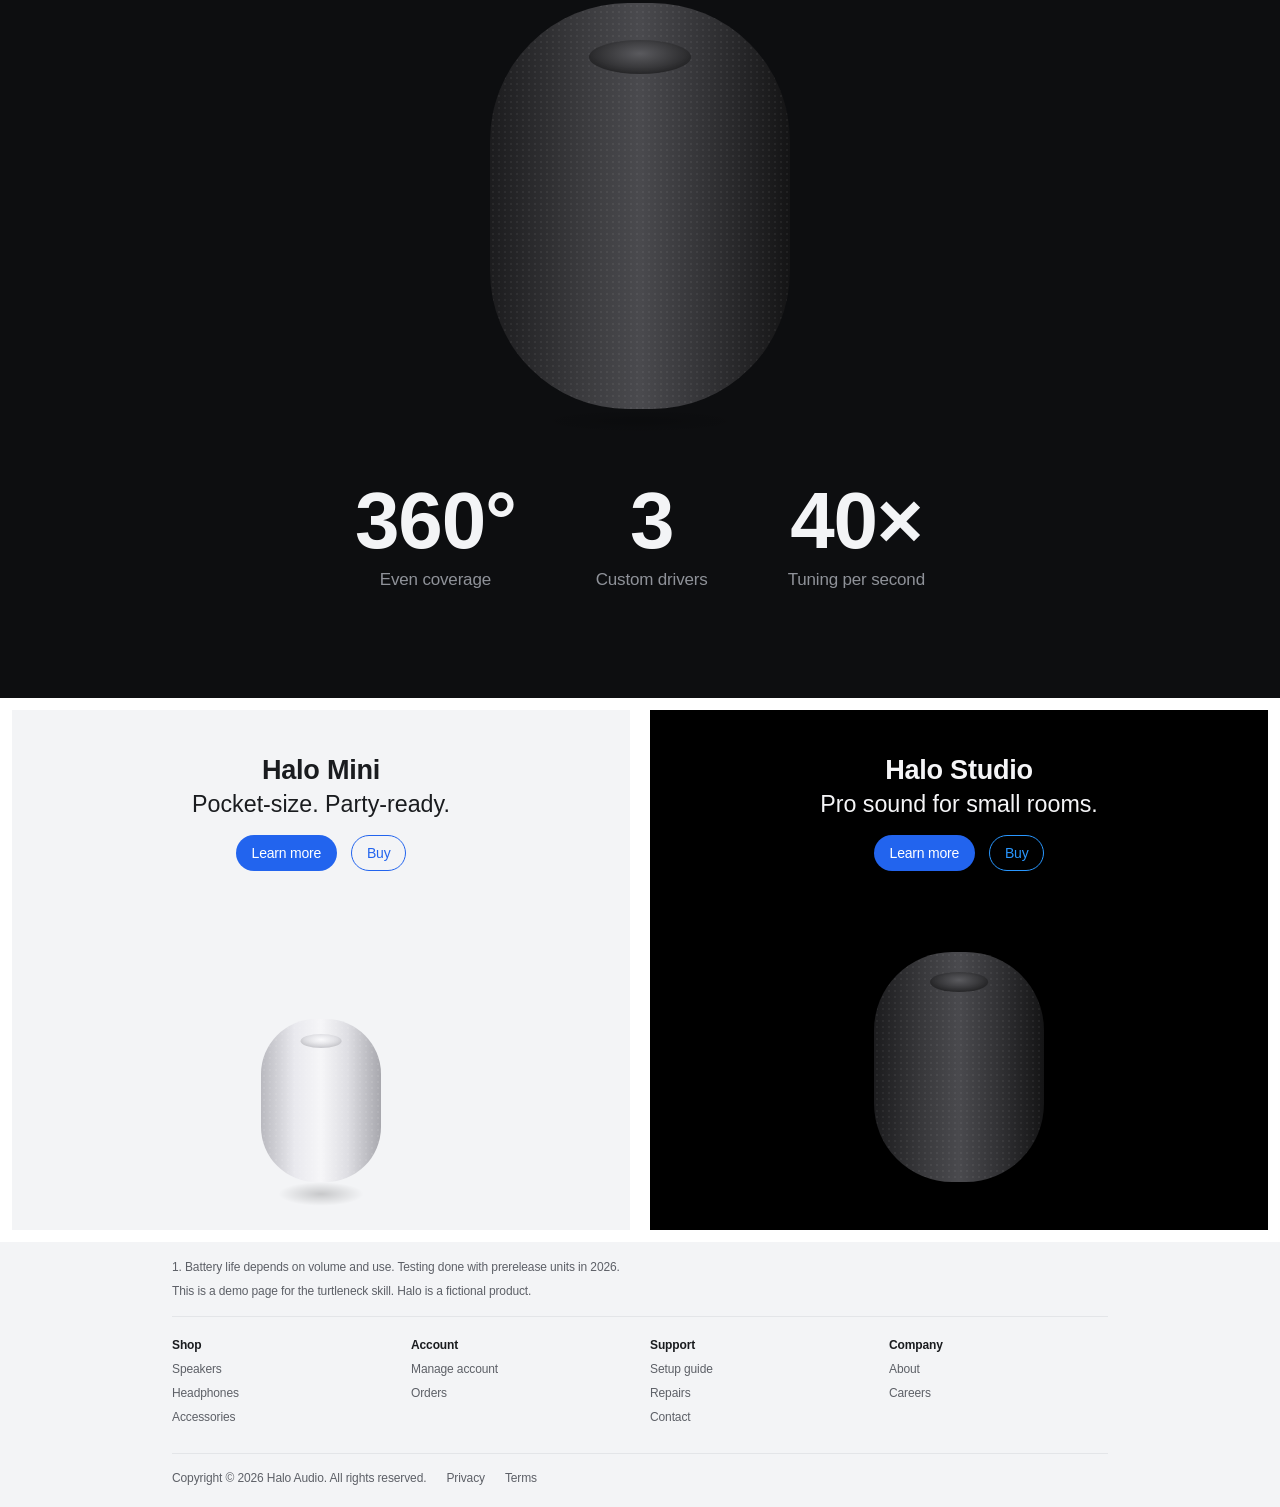
<file: skills/turtleneck/example.html>
<!doctype html>
<html lang="en">
<head>
<meta charset="utf-8">
<meta name="viewport" content="width=device-width, initial-scale=1">
<title>Halo Speaker</title>
<link rel="stylesheet" href="tokens.css">
<style>
  /* Demo built only from tokens.css + recipes-html.md. Fictional product, CSS-drawn visuals. */
  .gnav { height: var(--a-nav-h); background: var(--a-nav-bg); -webkit-backdrop-filter: var(--a-nav-blur); backdrop-filter: var(--a-nav-blur); position: relative; z-index: 100; }
  .gnav-list { list-style: none; margin: 0 auto; padding: 0 22px; max-width: 1024px; height: 100%; display: flex; align-items: center; justify-content: space-between; }
  .gnav a { display: flex; align-items: center; height: var(--a-nav-h); padding: 0 8px; font-size: 12px; letter-spacing: -0.01em; color: var(--a-nav-text); transition: color var(--a-dur) var(--a-ease); }
  .gnav a:hover { color: var(--a-text); text-decoration: none; }
  @media (max-width: 833px) { .gnav-list li:not(:first-child):not(:last-child) { display: none; } }

  .lnav { position: sticky; top: 0; z-index: 99; height: var(--a-localnav-h); background: var(--a-nav-bg); -webkit-backdrop-filter: var(--a-nav-blur); backdrop-filter: var(--a-nav-blur); border-bottom: 1px solid rgba(0,0,0,.16); }
  .lnav-inner { max-width: 980px; margin: 0 auto; padding: 0 22px; height: 100%; display: flex; align-items: center; justify-content: space-between; }
  .lnav-title { font-size: 21px; font-weight: 600; letter-spacing: 0.011em; color: var(--a-text); }
  .lnav-title:hover { text-decoration: none; }
  .lnav-menu { display: flex; align-items: center; gap: 24px; }
  .lnav-menu a:not(.a-button) { font-size: 12px; color: var(--a-text); opacity: .8; }
  .lnav-menu a[aria-current] { opacity: 1; pointer-events: none; box-shadow: inset 0 -1px 0 currentColor; }
  @media (max-width: 734px) { .lnav-menu a:not(.a-button) { display: none; } }

  .hero { padding-top: 64px; overflow: hidden; }
  .hero-name { font-size: 28px; letter-spacing: .007em; }
  .hero .a-hero { margin-top: 6px; }
  .hero .a-violator { margin-top: 14px; }
  .hero-cta { margin-top: 24px; align-items: center; }

  /* CSS-drawn speaker: fabric cylinder seen from the front */
  .speaker { position: relative; margin: 56px auto 0; width: min(340px, 62vw); aspect-ratio: 34 / 46; border-radius: 46% / 34%;
    background:
      radial-gradient(circle at 50% 50%, rgba(255,255,255,.08) 0 1px, transparent 1.5px) 0 0 / 6px 6px,
      linear-gradient(90deg, #b9b9bf 0%, #e9e9ee 28%, #f6f6f8 50%, #dedee3 72%, #a7a7ad 100%); }
  .speaker::before { content: ""; position: absolute; left: 50%; top: 9%; width: 34%; aspect-ratio: 3/1; translate: -50% 0; border-radius: 50%;
    background: radial-gradient(ellipse at 50% 40%, #fafafc, #d6d6db 70%); box-shadow: inset 0 -2px 4px rgba(0,0,0,.08); }
  .speaker::after { content: ""; position: absolute; left: 14%; right: 14%; bottom: -24px; height: 24px; border-radius: 50%;
    background: radial-gradient(ellipse, rgba(0,0,0,.18), transparent 70%); }
  .speaker.dark { background:
      radial-gradient(circle at 50% 50%, rgba(255,255,255,.05) 0 1px, transparent 1.5px) 0 0 / 6px 6px,
      linear-gradient(90deg, #1c1c1e 0%, #3a3a3d 30%, #4a4a4e 50%, #333336 72%, #141415 100%); }
  .speaker.dark::before { background: radial-gradient(ellipse at 50% 40%, #5a5a5e, #2a2a2c 70%); }
  .speaker.small { width: 150px; margin-top: auto; }

  .highlights h2 { margin-bottom: 40px; }
  .gallery { display: grid; grid-auto-flow: column; grid-auto-columns: min(80vw, 860px); gap: 20px; overflow-x: auto; scroll-snap-type: x mandatory;
    padding-inline: max(6.25%, calc((100vw - 1260px) / 2)); scrollbar-width: none; }
  .gallery::-webkit-scrollbar { display: none; }
  .card { scroll-snap-align: center; border-radius: var(--a-radius-tile); aspect-ratio: 16 / 10; overflow: hidden; padding: 40px; position: relative;
    display: flex; flex-direction: column; background: var(--a-bg); }
  .card .caption { font-size: 17px; font-weight: 600; letter-spacing: -0.022em; line-height: 1.23536; max-width: 420px; }
  .card.night { background: #000; color: #f5f5f7; }
  .card .speaker { margin-top: auto; width: 150px; }
  .card .wave { margin: auto auto 0; display: flex; gap: 6px; align-items: end; height: 120px; }
  .card .wave i { width: 8px; border-radius: 4px; background: linear-gradient(#2997ff, #0071e3); }
  .card .ring { margin: auto auto 0; width: 150px; aspect-ratio: 1; border-radius: 50%; border: 14px solid var(--a-bg-alt); border-top-color: #03a10e; rotate: 30deg; }

  .chapter-head { margin-bottom: 56px; }
  .chapter-head .a-hero { margin-top: 12px; }
  .chapter-head .a-intro { margin-top: 24px; max-width: 816px; }

  .bento { display: grid; grid-template-columns: repeat(2, 1fr); gap: 20px; }
  .bento-item { padding: 40px; min-height: 240px; display: flex; flex-direction: column; gap: 8px; }
  .bento-item.span-2 { grid-column: span 2; flex-direction: row; align-items: center; justify-content: space-between; gap: 40px; }
  .stat { font-size: 80px; line-height: 1; font-weight: 600; letter-spacing: -0.015em; font-variant-numeric: tabular-nums; }
  .stat.green { color: #03a10e; }
  .swatches { display: flex; gap: 10px; margin-top: auto; }
  .swatches span { width: 22px; height: 22px; border-radius: 50%; box-shadow: inset 0 0 0 1px rgba(0,0,0,.1); }
  @media (max-width: 734px) {
    .bento { grid-template-columns: 1fr; }
    .bento-item.span-2 { grid-column: auto; flex-direction: column; align-items: flex-start; }
    .bento-item { padding: 28px; }
    .stat { font-size: 56px; }
  }

  .sound .speaker { margin-top: 64px; width: min(300px, 60vw); }
  .sound .stats { display: flex; justify-content: center; gap: 80px; margin-top: 72px; flex-wrap: wrap; text-align: center; }
  .sound .stats .a-caption { font-size: 17px; color: var(--a-text-tertiary); margin-top: 8px; }

  .tiles-2up { width: min(var(--a-content-wide), calc(100% - 24px)); margin: 0 auto; }
  .tile-promo { border-radius: 0; display: flex; flex-direction: column; align-items: center; text-align: center; min-height: 520px; padding: 44px 24px 48px; color: var(--a-text); }
  .tile-promo:hover { text-decoration: none; }
  .tile-promo .a-subhead { margin-top: 4px; }
  .tile-promo .a-buttons { margin-top: 16px; }
  .tile-promo.night { background: #000; color: #f5f5f7; }
  .tile-promo.night .a-button-secondary { color: #2997ff; border-color: #2997ff; }

  .gfoot { background: var(--a-bg-alt); font-size: 12px; line-height: 1.33337; letter-spacing: -0.01em; color: var(--a-text-secondary); }
  .gfoot-inner { max-width: 980px; margin: 0 auto; padding: 17px 22px 21px; }
  .gfoot-notes { padding-bottom: 17px; border-bottom: 1px solid var(--a-hairline); }
  .gfoot-notes p + p { margin-top: 8px; }
  .gfoot-cols { display: grid; grid-template-columns: repeat(4, 1fr); gap: 20px; padding: 20px 0; }
  .gfoot h3 { font-size: 12px; font-weight: 600; color: var(--a-text); margin-bottom: 8px; }
  .gfoot ul { list-style: none; margin: 0; padding: 0; }
  .gfoot li { margin-bottom: 8px; }
  .gfoot a { color: var(--a-text-secondary); }
  .gfoot-legal { display: flex; flex-wrap: wrap; gap: 8px 20px; padding-top: 16px; border-top: 1px solid var(--a-hairline); }
  @media (max-width: 734px) { .gfoot-cols { grid-template-columns: 1fr 1fr; } }
</style>
</head>
<body>
  <nav class="gnav" aria-label="Global">
    <ul class="gnav-list">
      <li><a href="#" aria-label="Home"><svg width="16" height="16" viewBox="0 0 16 16" aria-hidden="true"><circle cx="8" cy="8" r="6.5" fill="none" stroke="currentColor" stroke-width="2"/></svg></a></li>
      <li><a href="#">Store</a></li><li><a href="#">Speakers</a></li><li><a href="#">Headphones</a></li>
      <li><a href="#">Home</a></li><li><a href="#">Accessories</a></li><li><a href="#">Support</a></li>
      <li><a href="#" aria-label="Search"><svg width="15" height="15" viewBox="0 0 15 15" aria-hidden="true"><circle cx="6.5" cy="6.5" r="5" fill="none" stroke="currentColor" stroke-width="1.3"/><path d="M10.2 10.2 14 14" stroke="currentColor" stroke-width="1.3" stroke-linecap="round"/></svg></a></li>
    </ul>
  </nav>

  <nav class="lnav" aria-label="Halo">
    <div class="lnav-inner">
      <a class="lnav-title" href="#">Halo</a>
      <div class="lnav-menu">
        <a href="#" aria-current="page">Overview</a><a href="#">Tech Specs</a><a href="#">Compare</a>
        <a class="a-button a-button-tiny" href="#">Buy</a>
      </div>
    </div>
  </nav>

  <main>
    <section class="hero a-center">
      <h1 class="a-eyebrow hero-name">Halo</h1>
      <p class="a-hero">Room-filling. Quietly.</p>
      <p class="a-violator">New in Graphite and Snow</p>
      <div class="a-buttons hero-cta">
        <a class="a-button" href="#">Buy</a>
        <a class="a-more" href="#">Learn more</a>
      </div>
      <div class="speaker" role="img" aria-label="Halo speaker, a soft fabric cylinder in silver"></div>
      <div style="height:96px"></div>
    </section>

    <section class="a-section-block a-alt highlights">
      <div class="a-container-wide"><h2 class="a-headline a-gradient a-reveal">Get the highlights.</h2></div>
      <div class="gallery">
        <article class="card"><p class="caption">Sound that fills the room from a speaker that fits in one hand.</p><div class="speaker"></div></article>
        <article class="card night"><p class="caption">Adaptive tuning listens to the room and adjusts 40 times a second.</p>
          <div class="wave" aria-hidden="true"><i style="height:30%"></i><i style="height:60%"></i><i style="height:90%"></i><i style="height:70%"></i><i style="height:100%"></i><i style="height:55%"></i><i style="height:80%"></i><i style="height:40%"></i><i style="height:65%"></i><i style="height:35%"></i></div></article>
        <article class="card"><p class="caption">Up to 24 hours of playback on a single charge.</p><div class="ring" aria-hidden="true"></div></article>
      </div>
    </section>

    <section class="a-section-block">
      <div class="a-container">
        <header class="chapter-head">
          <h2 class="a-eyebrow">Design</h2>
          <p class="a-hero a-gradient a-reveal">Soft outside. Serious inside.</p>
          <p class="a-intro"><strong>Wrapped in recycled knit.</strong> A seamless cylinder with no visible screws, one touch surface on top and a base that keeps it planted on any shelf.</p>
        </header>
        <div class="bento">
          <article class="a-tile bento-item span-2 a-reveal">
            <div><p class="a-caption">Playback</p><p class="stat green">24 hrs</p><p class="a-body" style="margin-top:8px">On a single charge.</p></div>
            <div class="speaker small" aria-hidden="true"></div>
          </article>
          <article class="a-tile bento-item a-reveal"><p class="a-caption">Weight</p><p class="stat">640 g</p><p class="a-body">Light enough to carry room to room.</p></article>
          <article class="a-tile bento-item a-reveal"><p class="a-caption">Finishes</p><h3 class="a-tile-head">Two colors.</h3>
            <div class="swatches"><span style="background:#3a3a3d"></span><span style="background:#f0f0f2"></span></div></article>
        </div>
      </div>
    </section>

    <section class="a-section-block a-dark a-center sound">
      <div class="a-container">
        <h2 class="a-eyebrow">Sound</h2>
        <p class="a-hero a-reveal" style="margin-top:12px">Big sound. <span class="a-gradient" style="background-image:linear-gradient(90deg,#f5f5f7,#8fa3c7)">Small footprint.</span></p>
        <p class="a-intro" style="margin:24px auto 0;max-width:680px"><strong>Three drivers, one direction: all of them.</strong> Sound spreads evenly across the room, so every seat is the best seat.</p>
        <div class="speaker dark" role="img" aria-label="Halo in Graphite"></div>
        <div class="stats">
          <div><p class="stat a-num">360°</p><p class="a-caption">Even coverage</p></div>
          <div><p class="stat a-num">3</p><p class="a-caption">Custom drivers</p></div>
          <div><p class="stat a-num">40×</p><p class="a-caption">Tuning per second</p></div>
        </div>
      </div>
    </section>

    <section style="padding:12px 0">
      <div class="a-grid tiles-2up">
        <a class="a-tile tile-promo" href="#">
          <h3 class="a-tile-head">Halo Mini</h3><p class="a-subhead">Pocket-size. Party-ready.</p>
          <span class="a-buttons"><span class="a-button a-button-small">Learn more</span><span class="a-button a-button-small a-button-secondary">Buy</span></span>
          <div class="speaker small" style="width:120px" aria-hidden="true"></div>
        </a>
        <a class="a-tile tile-promo night" href="#">
          <h3 class="a-tile-head">Halo Studio</h3><p class="a-subhead">Pro sound for small rooms.</p>
          <span class="a-buttons"><span class="a-button a-button-small">Learn more</span><span class="a-button a-button-small a-button-secondary">Buy</span></span>
          <div class="speaker dark small" style="width:170px" aria-hidden="true"></div>
        </a>
      </div>
    </section>
  </main>

  <footer class="gfoot">
    <div class="gfoot-inner">
      <div class="gfoot-notes">
        <p>1. Battery life depends on volume and use. Testing done with prerelease units in 2026.</p>
        <p>This is a demo page for the turtleneck skill. Halo is a fictional product.</p>
      </div>
      <nav class="gfoot-cols" aria-label="Footer">
        <div><h3>Shop</h3><ul><li><a href="#">Speakers</a></li><li><a href="#">Headphones</a></li><li><a href="#">Accessories</a></li></ul></div>
        <div><h3>Account</h3><ul><li><a href="#">Manage account</a></li><li><a href="#">Orders</a></li></ul></div>
        <div><h3>Support</h3><ul><li><a href="#">Setup guide</a></li><li><a href="#">Repairs</a></li><li><a href="#">Contact</a></li></ul></div>
        <div><h3>Company</h3><ul><li><a href="#">About</a></li><li><a href="#">Careers</a></li></ul></div>
      </nav>
      <div class="gfoot-legal"><span>Copyright © 2026 Halo Audio. All rights reserved.</span><a href="#">Privacy</a><a href="#">Terms</a></div>
    </div>
  </footer>

  <script>
    document.documentElement.classList.add('a-js');
    const io = new IntersectionObserver(es => es.forEach(e => {
      if (e.isIntersecting) { e.target.classList.add('is-in'); io.unobserve(e.target); }
    }), { rootMargin: '0px 0px -10% 0px' });
    document.querySelectorAll('.a-reveal').forEach(el => io.observe(el));
  </script>
</body>
</html>
</file>
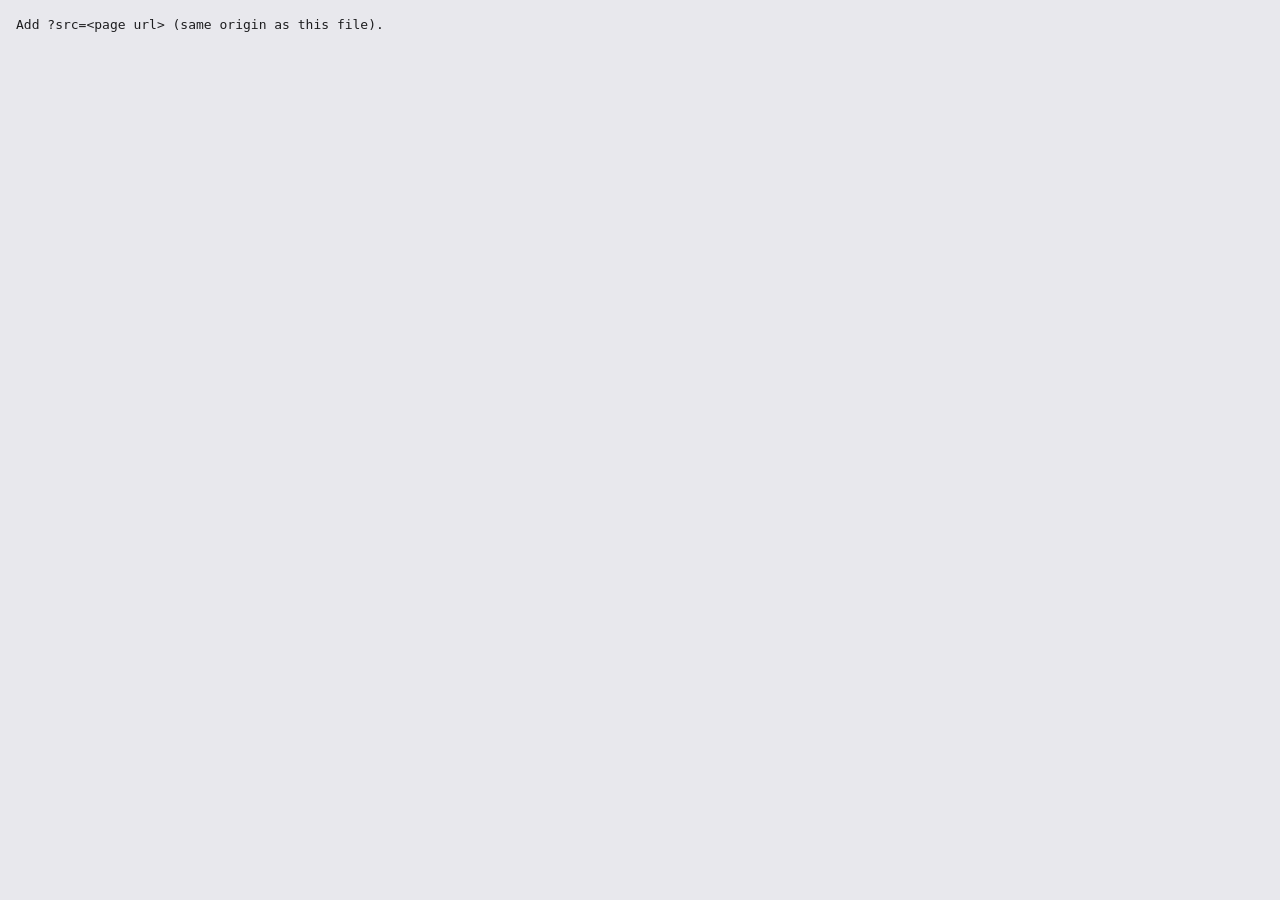
<file: skills/turtleneck/test-widths.html>
<!doctype html>
<html lang="en">
<head>
<meta charset="utf-8">
<meta name="viewport" content="width=device-width, initial-scale=1">
<title>Phone widths</title>
<!-- Usage: serve the page and this file from one http root (same origin), open
     test-widths.html?src=<page url>[&h=800][&full=1]
     Shows the page at 320/375/414 side by side and reports horizontal overflow per width.
     &h: iframe height (default 800). &full=1: each iframe grows to its document height (full-page phone screenshot);
     elements sized to the viewport height (100svh heroes) are pinned to &h first, reveal content is shown.
     Headless Chrome: --window-size=1440,1000 --virtual-time-budget=5000 (full=1: make the window as tall as the
     tallest frame). Results: <pre id="report">, window.results, and body[data-done]. -->
<style>
  body { margin: 0; padding: 16px; font: 13px/1.4 system-ui, sans-serif; background: #e8e8ed; color: #1d1d1f; }
  .row { display: flex; gap: 16px; align-items: flex-start; }
  figure { margin: 0; }
  figcaption { margin-bottom: 6px; font-weight: 600; }
  figcaption.bad { color: #b00020; } figcaption.ok { color: #006b1b; }
  iframe { display: block; border: 0; background: #fff; box-shadow: 0 0 0 1px rgba(0,0,0,.2); }
  pre { margin: 0 0 16px; white-space: pre-wrap; }
</style>
</head>
<body>
<pre id="report">Loading…</pre>
<div class="row" id="row"></div>
<script>
  const q = new URLSearchParams(location.search), src = q.get('src'), h = +q.get('h') || 800, full = q.get('full') === '1';
  const widths = [320, 375, 414], row = document.getElementById('row'), report = document.getElementById('report');
  window.results = {};
  const frames = (src ? widths : []).map(w => {
    const fig = document.createElement('figure'), cap = document.createElement('figcaption'), f = document.createElement('iframe');
    cap.textContent = w + 'px'; f.width = w; f.height = h; f.title = w + 'px'; f.src = src;
    fig.append(cap, f); row.append(fig);
    return { w, f, cap };
  });

  // Pin elements as tall as the viewport (100svh/100vh heroes) so a taller frame does not stretch them.
  function pinViewportHeights(d) {
    for (const el of d.body.querySelectorAll('*')) {
      const cs = d.defaultView.getComputedStyle(el);
      for (const p of ['min-height', 'height'])
        if (Math.abs(parseFloat(cs[p]) - h) < 2) el.style.setProperty(p, h + 'px', 'important');
    }
  }

  function measure({ w, f, cap }) {
    let line;
    try {
      const d = f.contentDocument, root = d.documentElement;
      if (!d.body) throw new Error('not loaded');
      if (full) {
        root.dataset.reveal = 'off';                 // tokens.css shows every .a-reveal
        pinViewportHeights(d);
        f.height = Math.max(h, root.scrollHeight);
      }
      const vw = root.clientWidth, sw = root.scrollWidth;
      // shortcut: lists elements whose box passes the right edge, incl. ones inside deliberate scrollers; judge by eye.
      const wide = [...d.body.querySelectorAll('*')].filter(el => el.getBoundingClientRect().right > vw + 1)
        .slice(0, 5).map(el => el.tagName.toLowerCase() + (typeof el.className === 'string' && el.className.trim() ? '.' + el.className.trim().split(/\s+/).join('.') : ''));
      line = `${w}px: ${sw > vw ? 'OVERFLOW' : 'ok'} (scrollWidth ${sw}, viewport ${vw}${full ? ', height ' + f.height : ''})` + (wide.length ? ' past edge: ' + wide.join(', ') : '');
      cap.className = sw > vw ? 'bad' : 'ok';
    } catch (e) { line = `${w}px: cannot read (${e.message}; page must be same origin and loaded)`; cap.className = 'bad'; }
    cap.textContent = line.split(' (')[0];
    results[w] = line;
  }

  function run() {
    frames.forEach(measure);
    if (full) frames.forEach(fr => { fr.f.height = Math.max(h, fr.f.contentDocument?.documentElement.scrollHeight || h); });   // settle after pinning
    report.textContent = widths.map(w => results[w]).join('\n');
    document.body.dataset.done = '1';
  }
  if (!src) report.textContent = 'Add ?src=<page url> (same origin as this file).';
  else {
    // The parent load event waits for every iframe: report at once, again once fonts and layout settle. Timeout covers a hung subresource.
    addEventListener('load', () => { run(); setTimeout(run, 600); });
    setTimeout(() => document.body.dataset.done || run(), 4000);   // load re-runs it if it comes later
  }
</script>
</body>
</html>
</file>
<file: skills/turtleneck/tokens.css>
/* turtleneck tokens = the keynote preset + the core every preset shares.
   keynote is a blend of 5 premium hardware product pages (research notes kept outside the skill).
   No web font on purpose: the system stack resolves to the platform UI font (no <link> needed).

   How presets work: styles/<preset>.css loads AFTER this file and only reassigns the variables below (plus a few
   preset-only component rules). Colors are written once as light-dark(light, dark); `color-scheme` decides which
   half is used, so .a-dark / .a-light sections and data-theme="dark|light" on <html> flip every color with no
   second token block. A dark-default preset sets `:root:not([data-theme="light"]) { color-scheme: dark; }`. */

:root {
  color-scheme: light dark;

  /* ---------- Type ---------- */
  --a-font: -apple-system, BlinkMacSystemFont, "Segoe UI", Roboto, "Helvetica Neue", Helvetica, Arial, sans-serif;
  --a-font-display: var(--a-font);              /* .a-hero ... .a-tile-head */
  --a-font-mono: ui-monospace, "SF Mono", Menlo, Consolas, monospace;   /* code, kbd, .a-mono */
  --a-weight-display: 600;
  --a-body-size: 1.0625rem;                     /* 17px, follows user zoom */
  --a-body-lh: 1.5;
  --a-body-track: -0.01em;
  /* Display sizes glide from the 375px value to the 1440px value. rem + vw keeps browser zoom working. */
  --a-size-hero: clamp(3rem, 2.472rem + 2.254vw, 4.5rem);          /* 48 -> 72 */
  --a-size-headline: clamp(2.25rem, 1.898rem + 1.502vw, 3.25rem);  /* 36 -> 52 */
  --a-size-section: clamp(1.875rem, 1.567rem + 1.315vw, 2.75rem);  /* 30 -> 44 */
  --a-size-tile: clamp(1.375rem, 1.243rem + 0.5634vw, 1.75rem);    /* 22 -> 28 */
  --a-size-subhead: clamp(1.188rem, 1.077rem + 0.4695vw, 1.5rem);  /* 19 -> 24 */
  /* Optional, unset in keynote (each display class keeps its own value): --a-lh-display, --a-track-display. */
  --a-eyebrow-font: var(--a-font);
  --a-eyebrow-size: clamp(1.062rem, 0.9745rem + 0.3756vw, 1.312rem);  /* 17 -> 21, sentence case */
  --a-eyebrow-weight: 600;
  --a-eyebrow-track: 0;
  --a-eyebrow-case: none;
  --a-eyebrow-color: currentColor;
  --a-intro-size: clamp(1.062rem, 0.9745rem + 0.3756vw, 1.312rem); /* 17 -> 21 */
  --a-intro-weight: 400;
  --a-intro-color: var(--a-text-secondary);

  /* ---------- Color: light-dark(light, dark) ---------- */
  --a-text: light-dark(#1a1c1f, #f3f4f6);           /* never pure black on white */
  --a-text-secondary: light-dark(#5d6067, #a6a9b0);
  --a-text-tertiary: light-dark(#6a6d74, #8f9299);
  --a-violator: light-dark(#a8400c, #f59a5b);       /* small "New" / promo line */
  --a-green: light-dark(#13803d, #4cc27a);
  --a-red: light-dark(#cc2b2b, #ff7b72);
  --a-bg: light-dark(#ffffff, #0d0e10);
  --a-bg-alt: light-dark(#f3f4f6, #17181b);         /* alternate sections, tiles, footer */
  --a-bg-elevated: light-dark(#fafbfc, #1f2024);    /* flyouts, preset cards */
  --a-fill-quaternary: light-dark(#e6e8eb, #2c2d31);/* chips, segmented controls */
  --a-hairline: light-dark(#e3e5e8, #3a3c41);
  /* Accent: the one brand color (SKILL.md "Accent recipe"). --a-blue keeps its old name; it means "accent fill". */
  --a-blue: #2264ee;                                /* accent fill: primary action, badges */
  --a-blue-hover: #1c58e2;
  --a-on-accent: #fff;                              /* label on the fill: ink or white, whichever passes 4.5:1 */
  --a-accent-text: light-dark(#2264ee, #6e9cff);    /* text-safe step: >= 4.5:1 on bg and bg-alt */
  --a-link: var(--a-accent-text);
  --a-focus: var(--a-link);                         /* focus ring, >= 3:1; = the text step unless links are ink */
  /* Optional: --a-button-bg / --a-button-hover-bg / --a-button-text; unset = the accent (lab, journey: ink). */

  /* ---------- Nav ---------- */
  --a-nav-bg: light-dark(rgba(255, 255, 255, 0.8), rgba(23, 24, 27, 0.8));
  --a-nav-text: light-dark(rgba(26, 28, 31, 0.8), rgba(243, 244, 246, 0.8));
  --a-nav-blur: saturate(180%) blur(20px);
  --a-nav-h: 52px;
  --a-localnav-h: 56px;

  /* ---------- Shape, buttons, tiles ---------- */
  --a-radius-tile: 24px;
  --a-radius-card: 16px;
  --a-radius-pill: 999px;
  --a-radius-button: var(--a-radius-pill);
  --a-button-h: 44px;
  --a-button-pad: 0 22px;
  --a-button-size: 16px;
  --a-button-weight: 500;
  --a-button-track: -0.01em;
  --a-button2-bg: transparent;                      /* secondary button */
  --a-button2-text: var(--a-link);
  --a-button2-border: var(--a-link);
  --a-button2-hover-bg: var(--a-blue);
  --a-button2-hover-text: var(--a-on-accent);
  --a-tile-bg: var(--a-bg-alt);                     /* tiles on a page-color section */
  --a-tile-bg-alt: var(--a-bg);                     /* tiles on an .a-alt section */
  --a-tile-border: none;
  --a-tile-shadow: none;

  /* ---------- Layout ---------- */
  --a-content: 980px;           /* text-led sections */
  --a-content-wide: 1280px;     /* galleries, tile grids */
  --a-content-hero: min(1680px, 87.5%);
  --a-section-pad: clamp(4.5rem, 3.62rem + 3.756vw, 7rem);        /* 72 -> 112px */
  --a-tile-pad: clamp(1.5rem, 1.148rem + 1.502vw, 2.5rem);        /* 24 -> 40px */
  --a-bento-gap: clamp(0.75rem, 0.5739rem + 0.7512vw, 1.25rem);   /* 12 -> 20px */
  --a-tile-gap: 20px;
  --a-gutter: max(6.25vw, env(safe-area-inset-left, 0px), env(safe-area-inset-right, 0px));
  --a-hit: 44px;                /* minimum touch target */

  /* ---------- Motion ---------- */
  --a-ease: cubic-bezier(0.4, 0, 0.3, 1);
  --a-dur: 0.24s;
  --a-reveal-rise: 16px;
  --a-reveal-dur: 0.6s;
}
/* Theme switches: only color-scheme changes; every light-dark() token follows. */
:root[data-theme="light"], .a-light { color-scheme: light; }
:root[data-theme="dark"], .a-dark { color-scheme: dark; }

/* ---------- Base ---------- */
*, *::before, *::after { box-sizing: border-box; }
html { -webkit-text-size-adjust: 100%; }
body {
  margin: 0;
  font-family: var(--a-font);
  font-size: var(--a-body-size); line-height: var(--a-body-lh); font-weight: 400; letter-spacing: var(--a-body-track);
  color: var(--a-text); background: var(--a-bg);
  padding-bottom: env(safe-area-inset-bottom, 0px);
  -webkit-font-smoothing: antialiased; -moz-osx-font-smoothing: grayscale;
  font-synthesis: none; text-rendering: optimizeLegibility;
}
h1, h2, h3, h4, p { margin: 0; }
h1, h2, h3, .a-hero, .a-headline, .a-section, .a-tile-head { text-wrap: balance; }
img, video, canvas, iframe { max-width: 100%; height: auto; display: block; }
svg { max-width: 100%; }
a { color: var(--a-link); text-decoration: none; }
a:hover { text-decoration: underline; }
:focus-visible { outline: 2px solid var(--a-focus); outline-offset: 1px; }
.a-mono, code, kbd, pre { font-family: var(--a-font-mono); font-size: 0.875em; }

/* ---------- Type scale ---------- */
.a-hero      { font-size: var(--a-size-hero);     line-height: var(--a-lh-display, 1.05); letter-spacing: var(--a-track-display, -0.02em); }
.a-headline  { font-size: var(--a-size-headline); line-height: var(--a-lh-display, 1.08); letter-spacing: var(--a-track-display, -0.015em); }
.a-section   { font-size: var(--a-size-section);  line-height: var(--a-lh-display, 1.1);  letter-spacing: var(--a-track-display, -0.015em); }
.a-tile-head { font-size: var(--a-size-tile);     line-height: var(--a-lh-display, 1.2);  letter-spacing: var(--a-track-display, -0.01em); }
.a-hero, .a-headline, .a-section, .a-tile-head { font-family: var(--a-font-display); font-weight: var(--a-weight-display); }
.a-subhead   { font-size: var(--a-size-subhead); line-height: 1.25; font-weight: 400; letter-spacing: 0; }
.a-eyebrow   { font-family: var(--a-eyebrow-font); font-size: var(--a-eyebrow-size); line-height: 1.17; font-weight: var(--a-eyebrow-weight);
               letter-spacing: var(--a-eyebrow-track); text-transform: var(--a-eyebrow-case); color: var(--a-eyebrow-color); }
.a-intro     { font-size: var(--a-intro-size); line-height: 1.45; font-weight: var(--a-intro-weight); letter-spacing: 0; color: var(--a-intro-color); }
.a-intro strong, .a-intro b { color: var(--a-text); font-weight: 600; }
.a-body      { font-size: var(--a-body-size); line-height: var(--a-body-lh); letter-spacing: var(--a-body-track); }
.a-body-tight{ font-size: var(--a-body-size); line-height: 1.23536; letter-spacing: var(--a-body-track); }
.a-small     { font-size: 0.875rem;  line-height: 1.42859; letter-spacing: -0.016em; }
.a-caption   { font-size: 0.75rem;   line-height: 1.33337; letter-spacing: -0.01em; color: var(--a-text-secondary); }
.a-violator  { font-size: var(--a-body-size); line-height: 1.23536; color: var(--a-violator); }
.a-num       { font-variant-numeric: tabular-nums; }
.a-two-tone .a-mute { color: var(--a-text-secondary); }   /* strong first clause, grey continuation */
/* Long words must wrap at 320px and at 200% zoom instead of pushing the page sideways. */
h1, h2, h3, h4, .a-hero, .a-headline, .a-section, .a-tile-head, .a-subhead { overflow-wrap: break-word; hyphens: auto; }

/* ---------- Layout ---------- */
.a-container      { width: min(var(--a-content), 100% - 2 * var(--a-gutter)); margin-inline: auto; }
.a-container-wide { width: min(var(--a-content-wide), 100% - 2 * var(--a-gutter)); margin-inline: auto; }
.a-section-block  { padding-block: var(--a-section-pad); }
.a-alt            { background: var(--a-bg-alt); }
.a-dark, .a-light { background: var(--a-bg); color: var(--a-text); }   /* one flipped chapter */
.a-dark.a-alt, .a-light.a-alt { background: var(--a-bg-alt); }
/* Tonal gradient headline: near-black into one muted product hue. Swap the end color per product. */
.a-gradient       { background: linear-gradient(90deg, var(--a-text) 10%, #5b6f8f 90%); -webkit-background-clip: text; background-clip: text; color: transparent; }
.a-center         { text-align: center; }
.a-visually-hidden { position: absolute !important; width: 1px; height: 1px; overflow: hidden; clip-path: inset(50%); white-space: nowrap; }

/* ---------- Buttons + links ---------- */
.a-button {
  display: inline-flex; align-items: center; justify-content: center;
  min-height: var(--a-button-h); padding: var(--a-button-pad); border: 1px solid transparent; border-radius: var(--a-radius-button);
  font: inherit; font-size: var(--a-button-size); font-weight: var(--a-button-weight); line-height: 1.17648; letter-spacing: var(--a-button-track);
  background: var(--a-button-bg, var(--a-blue)); color: var(--a-button-text, var(--a-on-accent)); cursor: pointer;
  transition: background-color var(--a-dur) var(--a-ease), color var(--a-dur) var(--a-ease), border-color var(--a-dur) var(--a-ease);
}
.a-button:hover { background: var(--a-button-hover-bg, var(--a-blue-hover)); text-decoration: none; }
.a-button-secondary { background: var(--a-button2-bg); color: var(--a-button2-text); border-color: var(--a-button2-border); }
.a-button-secondary:hover { background: var(--a-button2-hover-bg); color: var(--a-button2-hover-text); }
.a-button-large { min-height: 56px; padding: 14px 28px; font-size: max(var(--a-button-size), 1.125rem); }
.a-button-small { min-height: 36px; padding: 8px 15px; font-size: 14px; letter-spacing: -0.016em; }
.a-button-tiny  { min-height: 24px; padding: 4px 11px; font-size: 12px; letter-spacing: -0.01em; }
.a-button-pill  { border-radius: var(--a-radius-pill); }
.a-buttons { display: flex; gap: 14px; justify-content: center; flex-wrap: wrap; }
/* Touch targets: anything that looks smaller than 44x44 gets an invisible hit area that grows to 44px. */
.a-button-small, .a-button-tiny, .a-more, .a-hit { position: relative; }
.a-button-small::before, .a-button-tiny::before, .a-more::before, .a-hit::before {
  content: ""; position: absolute; inset: min(0px, calc((100% - var(--a-hit)) / 2)); }
/* "Learn more >" text link with a chevron */
.a-more::after { content: "\203A"; padding-left: 0.3em; font-size: 1.25em; line-height: 0; position: relative; top: 0.06em; }

/* ---------- Tiles ---------- */
.a-tile { background: var(--a-tile-bg); border-radius: var(--a-radius-tile); border: var(--a-tile-border); box-shadow: var(--a-tile-shadow); overflow: clip; }   /* clip, not hidden: sticky heads inside keep working */
.a-alt .a-tile { background: var(--a-tile-bg-alt); }
/* Grids reflow by available space, not by device: 2 columns once each gets 320px, never more than 2. */
.a-grid { display: grid; gap: var(--a-tile-gap);
  grid-template-columns: repeat(auto-fit, minmax(min(100%, max(20rem, (100% - var(--a-tile-gap)) / 2)), 1fr)); }

/* ---------- Rail: one row scrolling inside its own box ----------
   Full-bleed; first item on the .a-container-wide edge, the next items run off the right edge (the peek says "scroll").
   --a-rail-item sets the item width, --ratio the image ratio (1 covers, 2/3 posters, 9/16 short video, 4/3 listings). */
.a-rail { --a-rail-inset: max(var(--a-gutter), (100% - var(--a-content-wide)) / 2);
  display: grid; grid-auto-flow: column; grid-auto-columns: var(--a-rail-item, clamp(9rem, 7rem + 10vw, 14rem)); gap: var(--a-bento-gap);
  padding-inline: var(--a-rail-inset); scroll-padding-inline: var(--a-rail-inset);
  overflow-x: auto; scroll-snap-type: x mandatory; overscroll-behavior-x: contain; scrollbar-width: none; }
.a-rail::-webkit-scrollbar { display: none; }
.a-rail > * { scroll-snap-align: start; min-width: 0; }
.a-rail img { width: 100%; aspect-ratio: var(--ratio, 1); object-fit: cover; border-radius: var(--a-radius-card); }

/* ---------- Stat row: big tabular numbers, small labels (label first in the markup) ---------- */
.a-stats { display: grid; grid-template-columns: repeat(auto-fit, minmax(min(100%, 11rem), 1fr)); gap: var(--a-bento-gap); margin: 0; }
.a-stats > div { display: flex; flex-direction: var(--a-stats-dir, column); gap: 4px; min-width: 0; }   /* column-reverse: number on top */
.a-stats dt { font-size: 0.8125rem; font-weight: 500; color: var(--a-text-secondary); }
.a-stats dd { margin: 0; font-family: var(--a-font-display); font-size: clamp(2rem, 1.824rem + 0.7512vw, 2.5rem); line-height: 1;
  font-weight: var(--a-stats-weight, var(--a-weight-display)); font-variant-numeric: tabular-nums; }

/* ---------- Scroll reveal (opt-in: JS sets html.a-js and adds .is-in; without JS everything shows) ---------- */
.a-js .a-reveal { opacity: 0; transform: translateY(var(--a-reveal-rise)); transition: opacity var(--a-reveal-dur) var(--a-ease), transform var(--a-reveal-dur) var(--a-ease); }
.a-js .a-reveal.is-in { opacity: 1; transform: none; }
/* Static captures (headless screenshots): data-reveal="off" or .a-reveal-off on <html> shows everything. */
:is([data-reveal="off"], .a-reveal-off) .a-reveal { opacity: 1; transform: none; transition: none; }
@media (prefers-reduced-motion: reduce) {
  .a-js .a-reveal { opacity: 1; transform: none; transition: none; }
  * { scroll-behavior: auto !important; }
}
</file>
<file: skills/turtleneck/styles/power.css>
/* turtleneck preset: power (gaming hardware). Load AFTER tokens.css. Dark hero by default, .a-light bands below.
   Blend of 5 reference sites (research notes kept outside the skill). Values are light-dark(light, dark).
   Font (free, optional; the fallback stack works): <link rel="stylesheet" href="https://fonts.googleapis.com/css2?family=Barlow:wght@400;500;600;700&display=swap"> */

:root:not([data-theme="light"]) { color-scheme: dark; }
:root {
  --a-font: "Barlow", system-ui, "Segoe UI", Roboto, Arial, sans-serif;
  --a-weight-display: 700;
  --a-body-size: 1rem; --a-body-lh: 1.5; --a-body-track: 0;
  --a-size-hero: clamp(2.25rem, 1.722rem + 2.254vw, 4rem);        /* 36 -> 64 */
  --a-size-headline: clamp(1.75rem, 1.522rem + 0.976vw, 2.5rem);  /* 28 -> 40 */
  --a-size-section: clamp(1.375rem, 1.262rem + 0.483vw, 1.75rem); /* 22 -> 28 */
  --a-size-tile: clamp(1.125rem, 1.012rem + 0.483vw, 1.375rem);   /* 18 -> 22 */
  --a-size-subhead: 1.125rem;
  --a-lh-display: 1.1; --a-track-display: -0.01em;
  --a-eyebrow-size: 0.8125rem; --a-eyebrow-weight: 600; --a-eyebrow-track: 0.08em; --a-eyebrow-case: uppercase;
  --a-eyebrow-color: var(--a-link);
  --a-intro-size: 1.125rem; --a-intro-weight: 400; --a-intro-color: var(--a-text-secondary);

  --a-text: light-dark(#111418, #eef1f4);
  --a-text-secondary: light-dark(#5b6470, #8c95a3);
  --a-text-tertiary: light-dark(#5b6470, #8c95a3);
  --a-accent-text: light-dark(#00798a, #19d3e6);  /* deeper teal on white for AA */
  --a-violator: var(--a-link);
  --a-green: #3bd671;                             /* status badges only */
  --a-bg: light-dark(#ffffff, #07090c);
  --a-bg-alt: light-dark(#f2f4f6, #14171c);
  --a-bg-elevated: light-dark(#ffffff, #14171c);
  --a-fill-quaternary: light-dark(#e3e7ec, #1e232a);
  --a-hairline: light-dark(#e3e7ec, rgba(255, 255, 255, 0.12));
  --a-blue: #19d3e6;                              /* arc cyan, dark text on it */
  --a-blue-hover: #4fe0ee;
  --a-on-accent: #07090c;

  --a-nav-bg: #07090c;                            /* the bar stays dark over light bands */
  --a-nav-text: #eef1f4;
  --a-nav-blur: none;
  --a-nav-h: 64px;

  --a-radius-tile: 12px;
  --a-radius-card: 8px;                           /* media */
  --a-radius-button: 4px;
  --a-button-pad: 0 22px; --a-button-size: 14px; --a-button-weight: 700; --a-button-track: 0.04em;
  --a-button2-text: currentColor;
  --a-button2-border: currentColor;
  --a-button2-hover-bg: var(--a-fill-quaternary);
  --a-button2-hover-text: var(--a-text);
  --a-tile-bg: var(--a-bg-elevated);
  --a-tile-bg-alt: var(--a-bg-elevated);
  --a-tile-border: 1px solid var(--a-hairline);
  --a-tile-shadow: 0 4px 12px light-dark(transparent, rgba(0, 0, 0, 0.35));

  --a-content: 720px;
  --a-content-wide: 1440px;
  --a-section-pad: clamp(3rem, 2.472rem + 2.254vw, 4.5rem);       /* 48 -> 72 */
  --a-tile-pad: clamp(1.25rem, 1.162rem + 0.376vw, 1.5rem);       /* 20 -> 24 */
  --a-bento-gap: 16px;
  --a-tile-gap: 16px;

  --a-ease: cubic-bezier(0.4, 0, 0.2, 1);
  --a-dur: 0.15s;
  --a-reveal-rise: 16px; --a-reveal-dur: 0.4s;
}

.a-button { text-transform: uppercase; }
a.a-tile:hover { border-color: color-mix(in srgb, var(--a-blue) 40%, transparent); text-decoration: none; }
.gnav, .lnav { color-scheme: dark; }            /* nav and its menu stay dark over .a-light bands */
</file>
<file: demos/arcforge/site.css>
/* Arcforge One demo: brand accent #F97316 on the power preset. Fictional product. */

/* Brand accent. Fill #F97316 with dark text (7.3:1). Hover is a lighter step. Link on dark = #F97316 (7.3:1 on #07090c),
   on light bands = #C2410C (5.2:1 on white, 4.8:1 on #f2f4f6) because the brand orange fails as text on white. */
:root {
  --a-blue: #F97316; --a-blue-hover: #FB923C; --a-on-accent: #07090c;
  --a-link: light-dark(#C2410C, #F97316);
  --a-text-secondary: light-dark(#4f5864, #8c95a3);
  --a-text-tertiary: light-dark(#4f5864, #8c95a3);
}
html { scroll-padding-top: calc(var(--a-nav-h) + 12px); }
body { padding-top: var(--a-nav-h); }
.fn { font-size: .6em; vertical-align: super; line-height: 0; margin-left: .08em; font-weight: 400; }
main h2 { margin: 8px 0 0; }
.a-eyebrow { margin: 0; }

/* Nav */
.gnav { position: fixed; inset: 0 0 auto; z-index: 100; height: var(--a-nav-h); background: var(--a-nav-bg); border-bottom: 1px solid var(--a-hairline); }
.gnav-inner { width: min(var(--a-content-wide), 100% - 2 * var(--a-gutter)); height: 100%; margin-inline: auto; display: flex; align-items: center; gap: 8px; }
.gnav-mark { display: flex; align-items: center; gap: 8px; min-height: var(--a-hit); margin-right: auto; color: var(--a-text); font-size: 1.125rem; font-weight: 700; letter-spacing: .02em; text-transform: uppercase; }
.gnav-mark:hover, .gnav-links a:hover { text-decoration: none; }
.gnav-links { display: flex; list-style: none; margin: 0 8px 0 0; padding: 0; }
.gnav-links a { display: flex; align-items: center; min-height: var(--a-hit); padding: 0 10px; font-size: .9375rem; color: var(--a-nav-text); transition: color var(--a-dur) var(--a-ease); }
.gnav-links a:hover, .gnav-links a[aria-current] { color: var(--a-text); }
.gnav-links a[aria-current] { font-weight: 700; }
.gnav-buy { min-height: 32px; padding: 6px 14px; }
.gnav-burger { display: none; place-items: center; width: var(--a-hit); height: var(--a-hit); margin-right: -10px; appearance: none; border: 0; background: none; color: var(--a-text); cursor: pointer; }
@media (max-width: 833px) { .gnav-links { display: none; } .gnav-burger { display: grid; } }
.gnav-flyout { position: fixed; inset: 0; width: 100%; height: 100dvh; max-width: none; max-height: none; margin: 0; border: 0;
  padding: calc(var(--a-nav-h) + 16px) var(--a-gutter) max(24px, env(safe-area-inset-bottom, 0px)); background: var(--a-bg-elevated); color: var(--a-text); overflow-y: auto; }
.gnav-flyout ul { list-style: none; margin: 0; padding: 0; }
.gnav-flyout a { display: block; padding: 8px 0; font-size: 1.75rem; font-weight: 700; color: var(--a-text); }
.gnav-flyout .gnav-close { display: grid; position: absolute; top: 0; right: var(--a-gutter); }

/* Console art */
.art { --body: #23262c; --lid: #2d3138; --glow: #F97316; --label: #8c95a3; --vent: #0f1114; }
.art.lite { --body: #c9ced6; --lid: #dde1e7; --vent: #9aa2ae; --label: #4f5864; }
.art svg { display: block; width: 100%; height: auto; }

/* Hero */
.hero { padding-block: clamp(40px, 1.5rem + 4vw, 104px); overflow: hidden;
  background: radial-gradient(ellipse 50% 60% at 72% 55%, rgba(249, 115, 22, .16), transparent 70%), var(--a-bg); }
.hero-grid { display: grid; grid-template-columns: repeat(auto-fit, minmax(min(100%, 22rem), 1fr)); gap: clamp(24px, 1rem + 3vw, 64px); align-items: center; }
.hero-copy { min-width: 0; }
.hero-copy .a-hero { margin-top: 12px; }
.hero-copy .a-intro { margin-top: 16px; max-width: 34rem; }
.hero-buttons { justify-content: flex-start; margin-top: 28px; }
.hero-art { min-width: 0; }

/* Stats */
.stats { display: grid; grid-template-columns: repeat(auto-fit, minmax(min(100%, 12rem), 1fr)); gap: 24px 16px; margin-top: clamp(28px, 1rem + 2vw, 48px); }
.stat { border-top: 1px solid var(--a-hairline); padding-top: 16px; min-width: 0; }
.stat-num { margin: 0; font-size: clamp(2.5rem, 1.9rem + 3vw, 4.25rem); font-weight: 700; line-height: 1; letter-spacing: -.01em; }
.stat:first-child .stat-num { color: var(--a-blue); }   /* the one accent number */
.unit { font-size: .35em; font-weight: 600; margin-left: .3em; letter-spacing: .04em; text-transform: uppercase; color: var(--a-text-secondary); }
.stat-label { margin: 10px 0 0; font-size: .9375rem; color: var(--a-text-secondary); }

/* Specs */
.specs { margin-top: clamp(28px, 1rem + 2vw, 48px); grid-template-columns: repeat(auto-fit, minmax(min(100%, 16rem), 1fr)); }
.spec-card { padding: var(--a-tile-pad); min-width: 0; }
.spec-card dl { margin: 16px 0 0; }
.spec-card dl div { display: flex; justify-content: space-between; gap: 16px; padding: 10px 0; border-top: 1px solid var(--a-hairline); }
.spec-card dt { color: var(--a-text-secondary); }
.spec-card dd { margin: 0; text-align: right; font-weight: 600; min-width: 0; }

/* Compare */
.cmp-art { display: grid; grid-template-columns: 1fr 1fr; gap: 16px; margin: clamp(24px, 1rem + 2vw, 40px) auto 0; width: min(100%, 44rem); align-items: end; }
.cmp-art .lite { width: 86%; margin-inline: auto; }
.cmp { width: 100%; border-collapse: collapse; margin-top: 16px; font-variant-numeric: tabular-nums; }
.cmp th, .cmp td { padding: 14px 12px; border-bottom: 1px solid var(--a-hairline); text-align: left; overflow-wrap: break-word; }
.cmp thead th { position: sticky; top: var(--a-nav-h); background: var(--a-bg); z-index: 1; font-size: 1.125rem; vertical-align: bottom; }
.cmp tbody th { font-weight: 500; color: var(--a-text-secondary); width: 28%; }
.cmp-price { display: block; font-size: .9375rem; font-weight: 500; color: var(--a-text-secondary); }
.cmp .hl { font-weight: 600; background: color-mix(in srgb, var(--a-blue) 8%, transparent); }
.cmp thead .hl { box-shadow: inset 0 3px 0 var(--a-blue); }
.cmp td.no { color: var(--a-text-secondary); font-weight: 400; }
@media (max-width: 480px) { .cmp th, .cmp td { padding: 12px 6px; font-size: .9375rem; } .cmp thead th { font-size: 1rem; } }

/* Plans */
.plans { margin-top: clamp(28px, 1rem + 2vw, 48px); }
.plan { padding: var(--a-tile-pad); display: flex; flex-direction: column; gap: 8px; min-width: 0; }
.plan-hl { border-color: var(--a-blue); }
.plan .a-tile-head { margin-top: 0; }
.plan-price { margin: 0; font-size: clamp(2.25rem, 1.8rem + 2vw, 3.25rem); font-weight: 700; line-height: 1.1; }
.plan ul { list-style: none; margin: 8px 0 20px; padding: 0; flex: 1; }
.plan li { padding: 8px 0; border-top: 1px solid var(--a-hairline); }
.plan .a-button { align-self: flex-start; }

/* Footer */
.gfoot { background: var(--a-bg-elevated); border-top: 1px solid var(--a-hairline); font-size: .875rem; color: var(--a-text-tertiary); padding-block: 28px 20px; }
.gfoot-notes { margin: 0; padding: 0 0 20px; list-style: none; border-bottom: 1px solid var(--a-hairline); }
.gfoot-notes li + li { margin-top: 6px; }
.gfoot-cols { display: grid; grid-template-columns: repeat(auto-fit, minmax(min(100%, 9rem), 1fr)); gap: 20px; padding: 24px 0; }
.gfoot h3 { font-size: .875rem; font-weight: 700; color: var(--a-text); margin-bottom: 6px; }
.gfoot ul { list-style: none; margin: 0; padding: 0; }
.gfoot a { display: inline-flex; align-items: center; min-height: 32px; color: var(--a-text-secondary); }
@media (pointer: coarse) { .gfoot a { min-height: var(--a-hit); } }
.gfoot a:hover { color: var(--a-text); }
.gfoot-legal { display: flex; flex-wrap: wrap; align-items: center; gap: 0 20px; padding-top: 12px; border-top: 1px solid var(--a-hairline); }
</file>
<file: skills/turtleneck/styles/enterprise.css>
/* turtleneck preset: enterprise (business software). Load AFTER tokens.css. Light default; dark mode follows the OS.
   Blend of 5 reference sites (research notes kept outside the skill). Values are light-dark(light, dark).
   Fonts (free, optional; the fallback stack works):
   <link rel="stylesheet" href="https://fonts.googleapis.com/css2?family=Source+Sans+3:wght@400;600&family=Source+Code+Pro&display=swap"> */

:root {
  --a-font: "Source Sans 3", "Segoe UI", system-ui, -apple-system, Roboto, sans-serif;
  --a-font-mono: "Source Code Pro", ui-monospace, Menlo, Consolas, monospace;
  --a-weight-display: 400;                        /* tile heads 600 (rule below) */
  --a-body-size: 1rem; --a-body-lh: 1.5; --a-body-track: 0;
  --a-size-hero: clamp(2.25rem, 1.81rem + 1.878vw, 3.5rem);       /* 36 -> 56 */
  --a-size-headline: clamp(1.875rem, 1.655rem + 0.939vw, 2.5rem); /* 30 -> 40 */
  --a-size-section: clamp(1.625rem, 1.493rem + 0.5634vw, 2rem);   /* 26 -> 32 */
  --a-size-tile: clamp(1.25rem, 1.162rem + 0.3756vw, 1.5rem);     /* 20 -> 24 */
  --a-size-subhead: 1.125rem;
  --a-lh-display: 1.15; --a-track-display: -0.015em;
  --a-eyebrow-size: 0.8125rem; --a-eyebrow-weight: 600; --a-eyebrow-track: 0.04em; --a-eyebrow-case: uppercase;
  --a-eyebrow-color: var(--a-text-secondary);
  --a-intro-size: 1.125rem; --a-intro-weight: 400; --a-intro-color: var(--a-text-secondary);

  --a-text: light-dark(#161a22, #eef2f8);
  --a-text-secondary: light-dark(#4f5866, #b3bdcc);
  --a-text-tertiary: light-dark(#5f6876, #98a3b6);
  --a-accent-text: light-dark(#2b59c3, #8eacf0);
  --a-violator: var(--a-link);
  --a-bg: light-dark(#ffffff, #14213a);           /* dark mode and the one dark band: deep navy */
  --a-bg-alt: light-dark(#f4f5f7, #0f1a2f);
  --a-bg-elevated: light-dark(#ffffff, #1b2a47);  /* cards, menus */
  --a-fill-quaternary: light-dark(#e8eefb, #22314f);
  --a-hairline: light-dark(#d9dde3, #2f4062);
  --a-blue: #2b59c3;                              /* steel cobalt, white text 6.3:1 */
  --a-blue-hover: #2249a6;
  --a-on-accent: #ffffff;

  --a-nav-bg: var(--a-bg);                        /* solid, no glass */
  --a-nav-text: var(--a-text);
  --a-nav-blur: none;
  --a-nav-h: 64px;
  --a-localnav-h: 48px;

  --a-radius-tile: 10px;
  --a-radius-card: 10px;
  --a-radius-button: 6px;
  --a-button-pad: 0 20px; --a-button-size: 15px; --a-button-weight: 600; --a-button-track: 0;
  --a-button2-text: var(--a-link);
  --a-button2-border: var(--a-link);
  --a-button2-hover-bg: var(--a-fill-quaternary);
  --a-button2-hover-text: var(--a-link);
  --a-tile-bg: var(--a-bg-elevated);
  --a-tile-bg-alt: var(--a-bg-elevated);
  --a-tile-border: 1px solid var(--a-hairline);
  --a-tile-shadow: 0 1px 2px light-dark(rgba(16, 24, 40, 0.06), rgba(0, 0, 0, 0.3));
  --a-shadow-hover: 0 4px 12px light-dark(rgba(16, 24, 40, 0.08), rgba(0, 0, 0, 0.4));

  --a-content: 1024px;
  --a-content-wide: 1360px;
  --a-section-pad: clamp(3.5rem, 2.972rem + 2.254vw, 5rem);       /* 56 -> 80 */
  --a-tile-pad: clamp(1.5rem, 1.324rem + 0.7512vw, 2rem);         /* 24 -> 32 */
  --a-bento-gap: 24px;
  --a-tile-gap: 24px;
  --a-gutter: max(24px, env(safe-area-inset-left, 0px), env(safe-area-inset-right, 0px));

  --a-ease: cubic-bezier(0.2, 0, 0.2, 1);
  --a-dur: 0.15s;                                 /* panels and menus 240ms */
  --a-reveal-rise: 8px; --a-reveal-dur: 0.24s;
}

.a-tile-head { font-weight: 600; }
:focus-visible { outline-offset: 2px; }
.gnav { border-bottom: 1px solid var(--a-hairline); }
/* Links look like links in content only; nav, menus and footer stay plain. */
:where(main, .a-prose) :is(p, li) a:not(.a-button), .a-more { text-decoration: underline; text-underline-offset: 0.15em; }
a.a-tile { transition: box-shadow var(--a-dur) var(--a-ease); }
a.a-tile:hover { box-shadow: var(--a-shadow-hover); text-decoration: none; }
</file>
<file: demos/brightdesk/site.css>
/* Brightdesk: turtleneck "enterprise" preset + client brand violet #7C3AED as the one accent.
   Contrast: white on #7C3AED 5.7:1 (button), hover #6D28D9 7.1:1, light link #6D28D9 7.1:1 on white,
   dark link #C4B5FD 8.7:1 on #14213a. */
:root {
  --a-blue: #7c3aed;
  --a-blue-hover: #6d28d9;
  --a-link: light-dark(#6d28d9, #c4b5fd);
  --a-fill-quaternary: light-dark(#efe9fd, #2a2c58);
  --navy: light-dark(#233556, #8ea4d6);          /* chart + brand weight, never the accent */
  --navy-2: light-dark(#5b6f95, #5e74a6);
  --navy-3: light-dark(#a9b6d0, #3a4c78);
  --navy-4: light-dark(#d8deea, #2b3a60);
}
.a-button:not(.a-button-secondary) { border-color: light-dark(transparent, #a78bfa); }
main { display: block; }
.skip { position: absolute; left: 8px; top: -60px; z-index: 200; background: var(--a-bg); padding: 12px 16px; border-radius: 6px; }
.skip:focus { top: 8px; }

/* ---------- Nav ---------- */
.gnav { position: sticky; top: 0; z-index: 100; height: var(--a-nav-h); background: var(--a-nav-bg); }
.gnav-list { list-style: none; margin: 0 auto; padding: 0; width: min(var(--a-content-wide), 100% - 2 * var(--a-gutter)); height: 100%; display: flex; align-items: center; gap: 8px; }
.gnav-list > li { display: flex; align-items: center; min-width: 0; }
.gnav-mark { display: flex; align-items: center; gap: 10px; min-height: 44px; font-weight: 600; font-size: 1.1875rem; color: var(--a-text); letter-spacing: -0.01em; }
.gnav-mark:hover { text-decoration: none; }
.gnav-mark svg { width: 26px; height: 26px; flex: none; }
.gnav-links { display: flex; gap: 4px; margin-left: 28px; }
.gnav-links a, .gnav-end > a:not(.a-button) { display: flex; align-items: center; min-height: 44px; padding: 0 10px; font-size: 15px; color: var(--a-nav-text); }
.gnav-links a:hover, .gnav-end > a:not(.a-button):hover { color: var(--a-link); text-decoration: none; }
.gnav-end { margin-left: auto; gap: 8px; }
.gnav-burger { display: none; width: 44px; height: 44px; align-items: center; justify-content: center; border: 0; background: transparent; color: var(--a-text); cursor: pointer; border-radius: 6px; }
.gnav-flyout { position: fixed; inset: 0; width: 100%; height: 100dvh; max-width: none; max-height: none; margin: 0; border: 0;
  padding: calc(var(--a-nav-h) + 8px) var(--a-gutter) max(24px, env(safe-area-inset-bottom)); background: var(--a-bg); color: var(--a-text); overflow-y: auto; }
.gnav-flyout .close { position: absolute; top: 10px; right: max(12px, env(safe-area-inset-right)); width: 44px; height: 44px; border: 0; background: transparent; color: var(--a-text); font-size: 28px; cursor: pointer; }
.gnav-flyout ul { list-style: none; margin: 0; padding: 0; }
.gnav-flyout li a { display: block; padding: 10px 0; font-size: 1.5rem; color: var(--a-text); border-bottom: 1px solid var(--a-hairline); }
.gnav-flyout .a-button { margin-top: 24px; width: 100%; }
@media (max-width: 959px) {
  .gnav-list > li.gnav-links, .gnav-end > a:not(.a-button) { display: none; }
  .gnav-burger { display: flex; }
}

/* ---------- Hero ---------- */
.hero { padding-top: clamp(2.5rem, 2rem + 3vw, 4.5rem); overflow: clip; }
.hero .a-eyebrow { margin-bottom: 16px; }
.hero .a-hero { max-width: 16em; margin-inline: auto; }
.hero .a-intro { max-width: 40rem; margin: 20px auto 0; }
.hero .a-buttons { margin-top: 28px; }
.hero .fine { margin-top: 14px; font-size: 14px; color: var(--a-text-tertiary); }
.hero-ui { margin-top: clamp(2.5rem, 2rem + 3vw, 4rem); text-align: left; }
.hero-bg { background: linear-gradient(var(--a-bg) 0, var(--a-bg) 38%, var(--a-bg-alt) 38%); }

/* ---------- Product UI frames (drawn in HTML/CSS) ---------- */
.ui { container: ui / inline-size; background: var(--a-bg-elevated); border: 1px solid var(--a-hairline); border-radius: var(--a-radius-card);
  box-shadow: 0 1px 2px rgba(16, 24, 40, .06), 0 12px 32px light-dark(rgba(16, 24, 40, .08), rgba(0, 0, 0, .35)); overflow: clip; font-size: 14px; line-height: 1.4; color: var(--a-text); min-width: 0; }
.ui-bar { display: flex; align-items: center; gap: 12px; padding: 12px 16px; border-bottom: 1px solid var(--a-hairline); }
.ui-bar b { font-weight: 600; }
.ui-bar .sp { margin-left: auto; }
.ui-btn { display: inline-flex; align-items: center; padding: 4px 12px; border-radius: 6px; background: var(--a-blue); color: #fff; font-weight: 600; font-size: 13px; white-space: nowrap; }
.chip { display: inline-block; padding: 1px 8px; border-radius: 999px; background: var(--a-fill-quaternary); font-size: 12px; font-weight: 600; color: var(--a-text); white-space: nowrap; }
.chip.ok { color: var(--a-green); } .chip.warn { color: light-dark(#a8400c, #f59a5b); }
.muted { color: var(--a-text-secondary); }
.ui-body { display: grid; grid-template-columns: 11rem minmax(0, 1fr); }
.rail-nav { padding: 12px 8px; border-right: 1px solid var(--a-hairline); background: var(--a-bg-alt); display: flex; flex-direction: column; gap: 2px; }
.rail-nav span { padding: 6px 10px; border-radius: 6px; color: var(--a-text-secondary); }
.rail-nav span.on { background: var(--a-bg-elevated); color: var(--a-text); font-weight: 600; box-shadow: 0 0 0 1px var(--a-hairline); }
.board { display: grid; grid-template-columns: repeat(4, minmax(0, 1fr)); gap: 12px; padding: 16px; }
.col h4 { margin: 0 0 8px; font-size: 13px; font-weight: 600; display: flex; justify-content: space-between; gap: 8px; }
.col h4 span { font-weight: 400; color: var(--a-text-secondary); font-variant-numeric: tabular-nums; }
.deal { background: var(--a-bg); border: 1px solid var(--a-hairline); border-radius: 8px; padding: 10px 12px; margin-bottom: 8px; min-width: 0; }
.deal b { display: block; font-weight: 600; overflow-wrap: anywhere; }
.deal .amt { font-variant-numeric: tabular-nums; font-size: 15px; margin-top: 2px; }
.deal .meta { margin-top: 6px; font-size: 12px; color: var(--a-text-secondary); display: flex; justify-content: space-between; gap: 6px; }
@container ui (max-width: 760px) { .board { grid-template-columns: repeat(2, minmax(0, 1fr)); } .col:nth-child(n+3) { display: none; } }
@container ui (max-width: 640px) { .ui-body { grid-template-columns: minmax(0, 1fr); } .rail-nav { display: none; } }

table.ui-table { width: 100%; border-collapse: collapse; font-variant-numeric: tabular-nums; }
.ui-table th, .ui-table td { padding: 10px 16px; text-align: left; border-bottom: 1px solid var(--a-hairline); font-weight: 400; vertical-align: middle; }
.ui-table thead th { font-size: 12px; font-weight: 600; color: var(--a-text-secondary); text-transform: uppercase; letter-spacing: .04em; background: var(--a-bg-alt); }
.ui-table tbody th { font-weight: 600; }
.ui-table tr:last-child > * { border-bottom: 0; }
.ui-table .r { text-align: right; }
@container ui (max-width: 560px) { .ui-table .hide-s { display: none; } .ui-table th, .ui-table td { padding: 10px 12px; } }
.stage { display: flex; height: 10px; margin: 16px; border-radius: 5px; overflow: hidden; gap: 2px; }
.stage i { display: block; height: 100%; }
.legend { display: flex; flex-wrap: wrap; gap: 4px 16px; padding: 0 16px 14px; font-size: 12px; color: var(--a-text-secondary); }
.legend span::before { content: ""; display: inline-block; width: 10px; height: 10px; margin-right: 6px; border-radius: 2px; background: var(--c); vertical-align: -1px; }
.kpis { display: grid; grid-template-columns: repeat(auto-fit, minmax(7rem, 1fr)); gap: 12px; padding: 16px; }
.kpis div { min-width: 0; } .kpis dt { font-size: 12px; color: var(--a-text-secondary); } .kpis dd { margin: 2px 0 0; font-size: 1.5rem; font-variant-numeric: tabular-nums; }

.inbox { display: grid; grid-template-columns: minmax(10rem, 14rem) minmax(0, 1fr); }
.inbox ul { list-style: none; margin: 0; padding: 0; border-right: 1px solid var(--a-hairline); }
.inbox li { padding: 12px 16px; border-bottom: 1px solid var(--a-hairline); min-width: 0; }
.inbox li.on { background: var(--a-fill-quaternary); }
.inbox li b { display: block; font-weight: 600; } .inbox li span { display: block; color: var(--a-text-secondary); font-size: 13px; overflow: hidden; text-overflow: ellipsis; white-space: nowrap; }
.thread { padding: 16px; display: flex; flex-direction: column; gap: 12px; min-width: 0; }
.msg { max-width: 34rem; padding: 10px 14px; border-radius: 10px; background: var(--a-bg-alt); }
.msg.me { align-self: flex-end; background: var(--a-fill-quaternary); }
.msg.note { background: transparent; border: 1px dashed var(--a-hairline); }
.msg small { display: block; color: var(--a-text-secondary); margin-bottom: 2px; font-size: 12px; font-weight: 600; }
@container ui (max-width: 600px) { .inbox { grid-template-columns: minmax(0, 1fr); } .inbox ul { display: none; } }

.chart { display: grid; grid-template-columns: repeat(6, minmax(0, 1fr)); gap: clamp(8px, 3cqi, 20px); align-items: end; height: 12rem; padding: 16px 16px 0; border-bottom: 1px solid var(--a-hairline); margin: 0 16px; padding-inline: 0; }
.chart i { display: block; height: var(--h); background: var(--navy-3); border-radius: 4px 4px 0 0; }
.chart i.now { background: var(--navy); }
.chart-x { display: grid; grid-template-columns: repeat(6, minmax(0, 1fr)); gap: clamp(8px, 3cqi, 20px); margin: 6px 16px 16px; font-size: 12px; color: var(--a-text-secondary); text-align: center; }
.chart-wrap { padding-top: 8px; }

.matrix td, .matrix th { white-space: nowrap; }
.perm { font-size: 13px; }
.perm.no { color: var(--a-text-tertiary); }

/* ---------- Sections ---------- */
.stats-sec { padding-block: clamp(2.5rem, 2rem + 2vw, 3.5rem); }
.stats { display: grid; grid-template-columns: repeat(auto-fit, minmax(min(100%, 11rem), 1fr)); gap: 24px; margin: 0; }
.stats div { display: flex; flex-direction: column-reverse; gap: 4px; min-width: 0; }
.stats dt { font-size: 0.9375rem; color: var(--a-text-secondary); }
.stats dd { margin: 0; font-size: clamp(2.25rem, 1.9rem + 1.5vw, 3rem); line-height: 1; font-variant-numeric: tabular-nums; letter-spacing: -0.02em; }
.fn { font-size: 13px; color: var(--a-text-tertiary); margin-top: 20px; }
.feature { display: grid; grid-template-columns: minmax(0, 1fr); gap: clamp(2rem, 1.2rem + 3.4vw, 4.5rem); align-items: center; }
@media (min-width: 900px) { .feature { grid-template-columns: minmax(0, 5fr) minmax(0, 7fr); } .feature.flip { grid-template-columns: minmax(0, 7fr) minmax(0, 5fr); } .feature.flip .copy { order: 2; } }
.copy .a-eyebrow { margin-bottom: 12px; }
.copy .a-intro { margin-top: 16px; }
.points { list-style: none; margin: 24px 0 0; padding: 0; }
.points li { padding: 12px 0; border-top: 1px solid var(--a-hairline); }
.points li:last-child { border-bottom: 1px solid var(--a-hairline); }
.points b { font-weight: 600; }
.copy .a-more { display: inline-flex; align-items: center; margin-top: 20px; min-height: 44px; }
.opener { text-align: center; max-width: 44rem; margin: 0 auto clamp(2rem, 1.5rem + 2vw, 3.5rem); }
.opener .a-eyebrow { margin-bottom: 12px; } .opener .a-intro { margin-top: 16px; }
.cards { display: grid; grid-template-columns: repeat(auto-fit, minmax(min(100%, 21rem), 1fr)); gap: var(--a-tile-gap); }
.cards .a-tile { padding: var(--a-tile-pad); display: flex; flex-direction: column; gap: 8px; min-width: 0; }
.cards .a-tile p { color: var(--a-text-secondary); }
.cards .tag { font-size: 13px; color: var(--a-text-tertiary); }
.codeframe { margin-top: var(--a-tile-gap); display: grid; grid-template-columns: minmax(0, 1fr); background: var(--a-bg-elevated); }
.codeframe pre { margin: 0; padding: 20px var(--a-tile-pad); overflow-x: auto; font-size: 13.5px; line-height: 1.6; }
.codeframe .cap { padding: 10px var(--a-tile-pad); border-bottom: 1px solid var(--a-hairline); font-size: 13px; color: var(--a-text-secondary); }

/* ---------- Pricing ---------- */
.plans { display: grid; grid-template-columns: repeat(auto-fit, minmax(min(100%, 17rem), 1fr)); gap: var(--a-tile-gap); align-items: stretch; }
.plan { padding: var(--a-tile-pad); display: flex; flex-direction: column; min-width: 0; }
.plan.rec { box-shadow: 0 0 0 2px var(--a-blue), var(--a-tile-shadow); }
.plan h3 { font-size: 1.25rem; font-weight: 600; display: flex; gap: 10px; align-items: center; flex-wrap: wrap; }
.plan .who { margin-top: 6px; color: var(--a-text-secondary); min-height: 3em; }
.price { margin-top: 20px; display: flex; align-items: baseline; gap: 6px; flex-wrap: wrap; font-variant-numeric: tabular-nums; }
.price b { font-size: 3rem; line-height: 1; font-weight: 400; letter-spacing: -0.02em; }
.price span { color: var(--a-text-secondary); font-size: 0.9375rem; }
.plan ul { list-style: none; margin: 24px 0; padding: 20px 0 0; border-top: 1px solid var(--a-hairline); display: flex; flex-direction: column; gap: 10px; }
.plan li { padding-left: 24px; position: relative; }
.plan li::before { content: ""; position: absolute; left: 2px; top: .45em; width: 10px; height: 6px; border-left: 2px solid var(--a-text); border-bottom: 2px solid var(--a-text); transform: rotate(-45deg); }
.plan .a-button { margin-top: auto; }

/* ---------- FAQ ---------- */
.faq { max-width: 48rem; margin-inline: auto; }
.faq details { border-top: 1px solid var(--a-hairline); }
.faq details:last-child { border-bottom: 1px solid var(--a-hairline); }
.faq summary { list-style: none; cursor: pointer; padding: 18px 40px 18px 0; min-height: 44px; font-weight: 600; position: relative; }
.faq summary::-webkit-details-marker { display: none; }
.faq summary::after { content: "+"; position: absolute; right: 8px; top: 14px; font-size: 1.5rem; font-weight: 400; line-height: 1.2; }
.faq details[open] summary::after { content: "\2212"; }
.faq p { padding: 0 0 20px; color: var(--a-text-secondary); max-width: 40rem; }

/* ---------- Closing + footer ---------- */
.closing { text-align: center; }
.closing .a-intro { margin: 16px auto 0; max-width: 36rem; }
.closing .a-buttons { margin-top: 28px; }
.gfoot { background: var(--a-bg-alt); font-size: 14px; color: var(--a-text-secondary); padding-block: 40px 28px; }
.gfoot-in { width: min(var(--a-content-wide), 100% - 2 * var(--a-gutter)); margin-inline: auto; }
.gfoot-cols { display: grid; grid-template-columns: repeat(4, minmax(0, 1fr)); gap: 24px; }
.gfoot summary { list-style: none; font-weight: 600; color: var(--a-text); padding: 10px 0; min-height: 44px; display: flex; align-items: center; }
.gfoot summary::-webkit-details-marker { display: none; }
.gfoot ul { list-style: none; margin: 0; padding: 0; }
.gfoot li a { display: flex; align-items: center; min-height: 44px; color: var(--a-text-secondary); }
.gfoot li a:hover { color: var(--a-link); }
.gfoot-legal { margin-top: 28px; padding-top: 20px; border-top: 1px solid var(--a-hairline); display: flex; flex-wrap: wrap; gap: 8px 24px; font-size: 13px; }
@media (max-width: 734px) {
  .gfoot-cols { grid-template-columns: minmax(0, 1fr); gap: 0; }
  .gfoot details { border-bottom: 1px solid var(--a-hairline); }
  .gfoot summary { cursor: pointer; justify-content: space-between; }
  .gfoot summary::after { content: "+"; font-size: 1.25rem; }
  .gfoot details[open] summary::after { content: "\2212"; }
}
@media (min-width: 735px) { .gfoot summary { pointer-events: none; } }
@media (max-height: 500px) { .hero { padding-top: 24px; } }
.ui-bar { flex-wrap: wrap; row-gap: 6px; }
.gfoot-legal a { display: inline-flex; align-items: center; min-height: 44px; color: var(--a-text-secondary); }
.feature .copy { order: -1; } @media (min-width: 900px) { .feature .copy { order: 0; } .feature.flip .copy { order: 2; } }
</file>
<file: skills/turtleneck/styles/vault.css>
/* turtleneck preset: vault (finance: banks, cards, payments, insurance). Load AFTER tokens.css. Light default with one
   navy band; dark mode (navy) follows the OS. Blend of 5 reference sites (research notes kept outside the skill).
   Values are light-dark(light, dark). Fonts (free, optional; the fallback stack works):
   <link rel="stylesheet" href="https://fonts.googleapis.com/css2?family=Manrope:wght@500;600;700&family=Inter:wght@400;500;600&display=swap"> */

:root {
  --a-font: "Inter", system-ui, -apple-system, "Segoe UI", Roboto, sans-serif;
  --a-font-display: "Manrope", "Inter", system-ui, -apple-system, "Segoe UI", Roboto, sans-serif;
  --a-weight-display: 600;
  --a-body-size: 1rem; --a-body-lh: 1.55; --a-body-track: 0;
  --a-size-hero: clamp(2.5rem, 2.148rem + 1.502vw, 3.5rem);       /* 40 -> 56 */
  --a-size-headline: clamp(2rem, 1.736rem + 1.127vw, 2.75rem);    /* 32 -> 44 */
  --a-size-section: clamp(1.5rem, 1.324rem + 0.7512vw, 2rem);     /* 24 -> 32 */
  --a-size-tile: 1.25rem;                                         /* 20 */
  --a-size-subhead: clamp(1.125rem, 1.081rem + 0.1878vw, 1.25rem);
  --a-lh-display: 1.1; --a-track-display: -0.02em;
  --a-eyebrow-size: 0.8125rem; --a-eyebrow-weight: 600; --a-eyebrow-track: 0.04em; --a-eyebrow-case: uppercase;
  --a-eyebrow-color: var(--a-text-secondary);
  --a-intro-size: clamp(1.125rem, 1.081rem + 0.1878vw, 1.25rem); --a-intro-weight: 400; --a-intro-color: var(--a-text-secondary);

  --a-text: light-dark(#121a3a, #eef1f7);         /* deep navy ink */
  --a-text-secondary: light-dark(#4a5163, #b7bfd0);
  --a-text-tertiary: light-dark(#5e6573, #9aa3b8);
  --a-accent-text: light-dark(#1f6fb8, #7cb2ea);
  --a-violator: var(--a-link);
  --a-green: light-dark(#1e7f4f, #5fcf94);        /* data only: gains, approvals */
  --a-red: light-dark(#c23a3a, #ff8a80);          /* data only: losses, errors */
  --a-bg: light-dark(#ffffff, #121a3a);           /* the dark half is the navy band */
  --a-bg-alt: light-dark(#f3f5f7, #0c1330);
  --a-bg-elevated: light-dark(#ffffff, #1a2450);
  --a-fill-quaternary: light-dark(#e9edf2, #232e5c);
  --a-hairline: light-dark(#e1e4ea, rgba(255, 255, 255, 0.14));
  --a-blue: #1f6fb8;                              /* trust blue, white text 5.2:1 */
  --a-blue-hover: #1d65a8;
  --a-on-accent: #ffffff;

  --a-nav-bg: var(--a-bg);
  --a-nav-text: var(--a-text);
  --a-nav-blur: none;
  --a-nav-h: 72px;

  --a-radius-tile: 16px;                          /* cards; feature panels and hero media 24px */
  --a-radius-card: 10px;                          /* inputs */
  --a-radius-button: 999px;
  --a-button-h: 48px; --a-button-pad: 0 24px; --a-button-size: 16px; --a-button-weight: 600; --a-button-track: 0;
  --a-button2-text: var(--a-text);
  --a-button2-border: var(--a-text);
  --a-button2-hover-bg: var(--a-fill-quaternary);
  --a-button2-hover-text: var(--a-text);
  --a-tile-bg: var(--a-bg-elevated);
  --a-tile-bg-alt: var(--a-bg-elevated);
  --a-tile-border: 1px solid var(--a-hairline);

  --a-content: 720px;
  --a-content-wide: 1280px;
  --a-section-pad: clamp(3rem, 2.296rem + 3.005vw, 5rem);         /* 48 comparison -> 80 marketing */
  --a-tile-pad: 24px;
  --a-bento-gap: 24px;
  --a-tile-gap: 24px;
  --a-gutter: max(clamp(1.5rem, 0.972rem + 2.254vw, 3rem), env(safe-area-inset-left, 0px), env(safe-area-inset-right, 0px));

  --a-ease: cubic-bezier(0.2, 0.8, 0.2, 1);
  --a-dur: 0.2s;
  --a-reveal-rise: 12px; --a-reveal-dur: 0.5s;
}

.gnav { border-bottom: 1px solid var(--a-hairline); }
.a-button-secondary { border-width: 1.5px; }
:focus-visible { outline-offset: 2px; }
.a-raised { box-shadow: 0 8px 28px light-dark(rgba(18, 26, 58, 0.1), rgba(0, 0, 0, 0.4)); }   /* modal, sticky summary */
.a-legal { font-size: 0.75rem; line-height: 1.5; color: var(--a-text-secondary); }       /* fine print, still AA */
</file>
<file: demos/fernbrook/site.css>
/* Fernbrook Bank: vault preset + client brand green #166534 (7.1:1 with white; hover #14532d; dark-mode steps lighter) */
:root {
  --a-link: light-dark(#166534, #6fd49a);
  --a-violator: var(--a-link);
  --a-green: light-dark(#166534, #6fd49a);
  --a-blue: light-dark(#166534, #4ade80);
  --a-blue-hover: light-dark(#14532d, #86efac);
  --a-on-accent: light-dark(#ffffff, #06280f);
  --a-button2-hover-bg: var(--a-fill-quaternary);
}
.a-dark, .gnav-flyout { --a-blue: #4ade80; --a-blue-hover: #86efac; --a-on-accent: #06280f; }
html { scroll-behavior: smooth; scroll-padding-top: 80px; }
body { overflow-x: clip; }
.a-button { text-decoration: none; }
.a-button:hover, .a-button-secondary:hover { text-decoration: none; }
.a-more::after { content: "\2192"; font-size: 1em; top: 0; padding-left: .35em; }
.a-more { font-weight: 600; }
.a-arrow { display: none; }

/* nav */
.gnav { position: sticky; top: 0; z-index: 100; height: var(--a-nav-h); }
.gnav-list { list-style: none; margin: 0 auto; padding: 0; width: min(var(--a-content-wide), 100% - 2 * var(--a-gutter)); height: 100%; display: flex; align-items: center; gap: 4px 24px; }
.gnav-list > li { display: flex; align-items: center; }
.gnav-mark { display: flex; align-items: center; gap: 10px; min-height: 44px; font: 700 1.25rem var(--a-font-display); letter-spacing: -.02em; color: var(--a-text); }
.gnav-mark:hover { text-decoration: none; }
.gnav-mark svg { width: 28px; height: 28px; flex: none; }
.gnav-links { margin-left: 24px; gap: 8px; }
.gnav a:not(.a-button) { display: flex; align-items: center; min-height: 44px; padding: 0 10px; font-size: .9375rem; font-weight: 500; color: var(--a-text); }
.gnav a:not(.a-button):hover { color: var(--a-link); text-decoration: none; }
.gnav-end { margin-left: auto; gap: 8px; }
.gnav-burger { display: none; align-items: center; justify-content: center; min-width: 44px; height: 44px; background: none; border: 0; color: var(--a-text); cursor: pointer; }
.gnav-burger svg { width: 24px; height: 24px; }
.gnav-flyout { position: fixed; inset: 0; width: 100%; height: 100dvh; max-width: none; max-height: none; margin: 0; border: 0; color: var(--a-text);
  padding: 16px var(--a-gutter) max(24px, env(safe-area-inset-bottom)); background: var(--a-bg-elevated); overflow-y: auto; color-scheme: light dark; }
.gnav-flyout .close { display: flex; margin-left: auto; align-items: center; justify-content: center; width: 44px; height: 44px; background: none; border: 0; color: var(--a-text); cursor: pointer; font-size: 1.75rem; }
.gnav-flyout ul { list-style: none; margin: 16px 0 0; padding: 0; }
.gnav-flyout li a { display: block; padding: 10px 0; font: 600 1.75rem var(--a-font-display); color: var(--a-text); }
.gnav-flyout .a-button { margin-top: 24px; width: 100%; font-size: 1rem; color: var(--a-on-accent); }
@media (max-width: 833px) { .gnav-links, .gnav-signin { display: none !important; } .gnav-burger { display: flex; } }

/* hero */
.hero { padding-block: clamp(2.5rem, 1.5rem + 4vw, 5rem); overflow: clip; }
.hero-grid { display: grid; grid-template-columns: repeat(auto-fit, minmax(min(100%, 22rem), 1fr)); gap: clamp(2rem, 1rem + 4vw, 4rem); align-items: center; }
.hero-grid > * { min-width: 0; }
.hero .a-hero { margin-top: 12px; }
.hero .a-intro { margin-top: 20px; max-width: 34rem; }
.hero .a-buttons { justify-content: flex-start; margin-top: 28px; align-items: center; }
.hero .a-legal { margin-top: 20px; max-width: 34rem; }
.stage { position: relative; aspect-ratio: 5/4; border-radius: 24px; background: var(--a-bg-alt); overflow: clip; }
.stage .card-art { position: absolute; width: 58%; left: 4%; top: 10%; transform: rotate(-6deg); }
.stage .phone-art { position: absolute; width: 34%; right: 6%; top: 9%; }
.card-art svg, .phone-art svg { display: block; width: 100%; height: auto; }

/* stats */
.stats { display: grid; grid-template-columns: repeat(auto-fit, minmax(min(100%, 11rem), 1fr)); gap: var(--a-bento-gap); margin: 0; }
.stats div { display: flex; flex-direction: column; gap: 4px; min-width: 0; }
.stats dt { font-size: .8125rem; font-weight: 500; color: var(--a-text-secondary); }
.stats dd { margin: 0; font: var(--a-weight-display) clamp(2rem, 1.824rem + .7512vw, 2.5rem)/1 var(--a-font-display); letter-spacing: -.02em; font-variant-numeric: tabular-nums; }
.stats .u { font-size: .5em; font-weight: 600; color: var(--a-text-secondary); margin-left: 2px; }
.statbar { padding-block: clamp(2rem, 1.5rem + 2vw, 3rem); border-block: 1px solid var(--a-hairline); }

/* section heads */
.sec-head { max-width: 40rem; margin-bottom: clamp(1.75rem, 1rem + 3vw, 3rem); }
.sec-head .a-section, .sec-head .a-headline { margin-top: 10px; }
.sec-head .a-intro { margin-top: 14px; }

/* product cards */
.cards { display: grid; grid-template-columns: repeat(auto-fit, minmax(min(100%, 17rem), 1fr)); gap: var(--a-tile-gap); }
.cards > * { min-width: 0; }
.pcard { display: flex; flex-direction: column; gap: 12px; padding: var(--a-tile-pad); }
.pcard .a-eyebrow { color: var(--a-text-secondary); }
.pcard .big { font: var(--a-weight-display) clamp(2.25rem, 1.9rem + 1.5vw, 3rem)/1 var(--a-font-display); letter-spacing: -.02em; font-variant-numeric: tabular-nums; margin-top: 4px; }
.pcard .big small { font-size: .4em; font-weight: 600; color: var(--a-text-secondary); letter-spacing: 0; margin-left: 4px; }
.pcard p.cond { color: var(--a-text-secondary); font-size: .9375rem; }
.pcard .a-legal { margin-top: auto; padding-top: 8px; }
.pcard .a-button { align-self: flex-start; margin-top: 8px; }

/* split sections */
.split { display: grid; grid-template-columns: repeat(auto-fit, minmax(min(100%, 22rem), 1fr)); gap: clamp(2rem, 1rem + 4vw, 4rem); align-items: center; }
.split > * { min-width: 0; }
.ticks { list-style: none; margin: 24px 0 0; padding: 0; display: grid; gap: 14px; }
.ticks li { display: grid; grid-template-columns: 24px 1fr; gap: 12px; }
.ticks svg { width: 24px; height: 24px; color: var(--a-link); margin-top: 1px; }
.ticks b { display: block; font-weight: 600; }
.ticks span { color: var(--a-text-secondary); font-size: .9375rem; }
.panel { border-radius: 24px; background: var(--a-bg); border: 1px solid var(--a-hairline); padding: clamp(1.25rem, 1rem + 1.5vw, 2.5rem); }
.a-alt .panel { background: var(--a-bg-elevated); }
.panel.tint { background: var(--a-bg-alt); border: 0; display: grid; place-items: center; }
.panel.tint .phone-art { width: min(15rem, 62%); }
.panel.tint .card-art { width: min(26rem, 100%); transform: rotate(-4deg); }

/* savings calculator (visual only) */
.calc label { display: block; font-size: .875rem; font-weight: 600; margin-bottom: 8px; }
.calc input[type=text] { width: 100%; height: 48px; padding: 0 14px; border: 1px solid var(--a-text-tertiary); border-radius: var(--a-radius-card); font: 500 1rem var(--a-font); font-variant-numeric: tabular-nums; background: var(--a-bg); color: var(--a-text); }
.calc .help { font-size: .875rem; color: var(--a-text-secondary); margin-top: 6px; }
.calc .result { margin-top: 24px; padding-top: 20px; border-top: 1px solid var(--a-hairline); }
.calc .result .lbl { font-size: .8125rem; font-weight: 500; color: var(--a-text-secondary); }
.calc .result .val { font: 600 clamp(2rem, 1.8rem + 1vw, 2.75rem)/1.1 var(--a-font-display); font-variant-numeric: tabular-nums; letter-spacing: -.02em; color: var(--a-link); margin-top: 4px; }
.calc .row { display: flex; gap: 12px; flex-wrap: wrap; margin-top: 18px; }
.bars { display: flex; align-items: flex-end; gap: 6px; height: 72px; margin-top: 20px; }
.bars i { flex: 1; background: var(--a-fill-quaternary); border-radius: 4px 4px 0 0; }
.bars i:nth-child(n+9) { background: var(--a-blue); }

/* security band */
.sec-grid { display: grid; grid-template-columns: repeat(auto-fit, minmax(min(100%, 16rem), 1fr)); gap: var(--a-tile-gap); }
.sec-grid > * { min-width: 0; }
.sec-item { padding: var(--a-tile-pad); border: 1px solid var(--a-hairline); border-radius: var(--a-radius-tile); }
.sec-item svg { width: 32px; height: 32px; color: var(--a-link); }
.sec-item h3 { margin-top: 16px; }
.sec-item p { margin-top: 8px; color: var(--a-text-secondary); font-size: .9375rem; }

/* signup */
.signup { display: grid; grid-template-columns: repeat(auto-fit, minmax(min(100%, 22rem), 1fr)); gap: clamp(2rem, 1rem + 4vw, 4rem); align-items: start; }
.signup > * { min-width: 0; }
.form { display: grid; gap: 16px; }
.form label { display: block; font-size: .875rem; font-weight: 600; margin-bottom: 6px; }
.form input { width: 100%; height: 48px; padding: 0 14px; border: 1px solid var(--a-text-tertiary); border-radius: var(--a-radius-card); font: 400 1rem var(--a-font); background: var(--a-bg); color: var(--a-text); }
.form .a-button { width: 100%; }

/* faq */
.faq details { border-bottom: 1px solid var(--a-hairline); }
.faq summary { display: flex; justify-content: space-between; align-items: center; gap: 16px; min-height: 56px; cursor: pointer; font-weight: 600; list-style: none; }
.faq summary::-webkit-details-marker { display: none; }
.faq summary::after { content: "+"; font-size: 1.5rem; font-weight: 400; color: var(--a-text-secondary); }
.faq details[open] summary::after { content: "\2212"; }
.faq details p { padding: 0 0 20px; color: var(--a-text-secondary); max-width: 40rem; }

/* footer */
.gfoot { background: var(--a-bg-alt); padding-block: clamp(2.5rem, 2rem + 2vw, 4rem) 2rem; font-size: .875rem; }
.foot-cols { display: grid; grid-template-columns: repeat(auto-fit, minmax(min(100%, 9rem), 1fr)); gap: 8px 32px; }
.foot-cols summary { min-height: 44px; display: flex; align-items: center; font-weight: 600; list-style: none; cursor: default; }
.foot-cols summary::-webkit-details-marker { display: none; }
.foot-cols ul { list-style: none; margin: 0 0 12px; padding: 0; }
.foot-cols a { display: flex; align-items: center; min-height: 36px; color: var(--a-text-secondary); }
.foot-cols a:hover { color: var(--a-link); }
.foot-legal { margin-top: 32px; padding-top: 24px; border-top: 1px solid var(--a-hairline); display: grid; gap: 12px; }
@media (max-width: 733px) {
  .foot-cols { grid-template-columns: 1fr; gap: 0; }
  .foot-cols details { border-bottom: 1px solid var(--a-hairline); }
  .foot-cols summary { cursor: pointer; justify-content: space-between; }
  .foot-cols summary::after { content: "+"; font-size: 1.25rem; }
  .foot-cols details[open] summary::after { content: "\2212"; }
  .foot-cols a { min-height: 44px; }
}
@media (max-height: 500px) and (orientation: landscape) { .hero { padding-block: 24px; } .stage { aspect-ratio: 2/1; } }
@media (max-width: 420px) { .gnav-list { gap: 8px; } .gnav-end { gap: 4px; } .gnav .long { display: none; } .gnav .a-button { padding: 0 18px; } }
</file>
<file: skills/turtleneck/styles/drive.css>
/* turtleneck preset: drive (automotive, mobility). Load AFTER tokens.css. Light default with dark .a-dark scenes;
   dark mode follows the OS. Blend of 5 reference sites (research notes kept outside the skill). Values are light-dark(light, dark).
   Font (free, optional; the fallback stack works):
   <link rel="stylesheet" href="https://fonts.googleapis.com/css2?family=Hanken+Grotesk:wght@300;400;500&display=swap"> */

:root {
  --a-font: "Hanken Grotesk", system-ui, -apple-system, "Segoe UI", Roboto, sans-serif;
  --a-weight-display: 400;                        /* light headings: size and image carry the weight */
  --a-body-size: 1rem; --a-body-lh: 1.6; --a-body-track: 0;
  --a-size-hero: clamp(2.75rem, 1.958rem + 3.38vw, 5rem);         /* 44 -> 80, white on the photo */
  --a-size-headline: clamp(2.25rem, 1.81rem + 1.878vw, 3.5rem);   /* 36 -> 56 */
  --a-size-section: clamp(1.75rem, 1.574rem + 0.7512vw, 2.25rem); /* 28 -> 36 */
  --a-size-tile: clamp(1.25rem, 1.206rem + 0.1878vw, 1.375rem);   /* 20 -> 22, 500 */
  --a-size-subhead: clamp(1.125rem, 1.059rem + 0.2817vw, 1.312rem);
  --a-lh-display: 1.1; --a-track-display: 0;
  --a-eyebrow-size: 0.8125rem; --a-eyebrow-weight: 500; --a-eyebrow-track: 0; --a-eyebrow-color: var(--a-text-secondary);
  --a-intro-size: clamp(1.125rem, 1.059rem + 0.2817vw, 1.312rem); --a-intro-weight: 400; --a-intro-color: var(--a-text-secondary);

  --a-text: light-dark(#0e0f11, #f4f5f7);
  --a-text-secondary: light-dark(#3a3d42, #c3c6cc);
  --a-text-tertiary: light-dark(#6a6d73, #989ba1);
  --a-accent-text: light-dark(#4a6fa5, #8eaad6);
  --a-violator: var(--a-link);
  --a-bg: light-dark(#ffffff, #0b0c0e);           /* dark half = the dark scenes */
  --a-bg-alt: light-dark(#f3f3f4, #16171a);
  --a-bg-elevated: light-dark(#ffffff, #1c1d21);
  --a-fill-quaternary: light-dark(#e8e8ea, #26272b);
  --a-hairline: light-dark(#dcdddf, #2e3034);
  --a-blue: #4a6fa5;                              /* steel blue, white text 5.1:1 */
  --a-blue-hover: #3467a1;
  --a-on-accent: #ffffff;
  --a-scrim: linear-gradient(to top, rgba(11, 12, 14, 0.8) 0%, rgba(11, 12, 14, 0.25) 55%, rgba(11, 12, 14, 0.45) 100%);

  --a-nav-bg: var(--a-bg);                        /* transparent over the hero (recipes), solid once scrolled */
  --a-nav-text: var(--a-text);
  --a-nav-blur: none;
  --a-nav-h: 72px;

  --a-radius-tile: 6px;
  --a-radius-card: 6px;                           /* full-bleed media stays square */
  --a-radius-button: 4px;
  --a-button-h: 48px; --a-button-pad: 0 28px; --a-button-size: 15px; --a-button-weight: 500; --a-button-track: 0;
  --a-button2-text: currentColor;
  --a-button2-border: currentColor;
  --a-button2-hover-bg: color-mix(in srgb, currentColor 10%, transparent);
  --a-button2-hover-text: currentColor;
  --a-tile-bg: var(--a-bg-alt);
  --a-tile-bg-alt: var(--a-bg);

  --a-content: 640px;                             /* paragraphs */
  --a-content-wide: 1200px;                       /* text grids; media runs to 1440 or full-bleed */
  --a-section-pad: clamp(4rem, 3.296rem + 3.005vw, 6rem);         /* 64 -> 96 */
  --a-tile-pad: clamp(1.5rem, 1.324rem + 0.7512vw, 2rem);         /* 24 -> 32 */
  --a-bento-gap: clamp(1rem, 0.8239rem + 0.7512vw, 1.5rem);       /* 16 -> 24 */
  --a-tile-gap: 16px;

  --a-stats-dir: column-reverse; --a-stats-weight: 300;   /* .a-stats: light spec numeral over its label */
  --a-ease: cubic-bezier(0.4, 0, 0.2, 1);
  --a-dur: 0.3s;
  --a-reveal-rise: 24px; --a-reveal-dur: 0.8s;    /* slow, never bouncy */
}

.a-tile-head { font-weight: 500; }
.a-buttons > .a-button { min-width: min(100%, 15rem); }           /* CTA pairs at equal width */
.gnav.over-hero:not(.is-stuck) { color-scheme: dark; color: var(--a-text); }   /* light nav text over the photo */
.a-scene { min-height: 100svh; display: grid; align-content: end; padding: calc(var(--a-nav-h) + 48px) var(--a-gutter) clamp(3rem, 2rem + 4vw, 6rem);
  color-scheme: dark; color: var(--a-text); background: var(--a-scrim), var(--scene, none) center / cover #0b0c0e; }
.a-js .a-reveal :is(img, video) { scale: 1.05; transition: scale 1.2s var(--a-ease); }
.a-js .a-reveal.is-in :is(img, video) { scale: 1; }
@media (prefers-reduced-motion: reduce) { .a-js .a-reveal :is(img, video) { scale: 1; transition: none; } }
</file>
<file: demos/halden/site.css>
/* Halden S: turtleneck "drive" preset + client brand color (bronze #B45309) as the one accent. */
:root {
  --a-blue: #b45309;                 /* fill: white text 5.0:1 */
  --a-blue-hover: #8f3f07;           /* white text 8.0:1 */
  --a-link: light-dark(#9a4507, #eaa566);   /* text-safe: 5.9:1 on #f3f3f4, 9:1 on the dark scenes */
  --a-violator: var(--a-link);
  --a-focus: var(--a-link);
  --bronze-glow: #b45309;
}
html { scroll-behavior: smooth; scroll-padding-top: var(--a-nav-h); }
.skip { position: absolute; left: 8px; top: -60px; z-index: 200; background: var(--a-bg); padding: 12px 16px; }
.skip:focus { top: 8px; }

/* nav */
.gnav { position: fixed; inset: 0 0 auto 0; z-index: 100; height: var(--a-nav-h); background: var(--a-nav-bg);
  border-bottom: 1px solid var(--a-hairline); transition: background-color .3s var(--a-ease), border-color .3s var(--a-ease); }
.gnav.over-hero:not(.is-stuck) { border-bottom-color: transparent; }
.gnav-list { list-style: none; margin: 0 auto; padding: 0; width: min(var(--a-content-wide), 100% - 2 * var(--a-gutter)); height: 100%;
  display: flex; align-items: center; gap: 4px 20px; }
.gnav-list > li { display: flex; align-items: center; }
.gnav-list > li.gnav-grow { margin-left: auto; }
.gnav a:not(.a-button) { display: flex; align-items: center; min-height: 44px; padding: 0 6px; font-size: 14px; font-weight: 500; color: var(--a-nav-text); }
.gnav a:not(.a-button):hover { color: var(--a-text); text-decoration: underline; }
.gnav-mark { font-size: 1.125rem !important; font-weight: 500; letter-spacing: .02em; color: var(--a-text) !important; margin-right: 16px; padding: 0 !important; }
.gnav-mark b { font-weight: 500; color: var(--a-link); }
.gnav-burger { display: none; align-items: center; justify-content: center; width: 44px; height: 44px; margin-left: 4px; padding: 0; border: 0; background: none; color: var(--a-text); cursor: pointer; }
.gnav-flyout { position: fixed; inset: 0; width: 100%; height: 100dvh; max-width: none; max-height: none; margin: 0; border: 0;
  padding: calc(var(--a-nav-h) + 16px) var(--a-gutter) max(24px, env(safe-area-inset-bottom)); background: var(--a-bg-elevated); color: var(--a-text); overflow-y: auto; }
.gnav-flyout ul { list-style: none; margin: 0; padding: 0; }
.gnav-flyout a { display: block; padding: 10px 0; font-size: clamp(1.5rem, 1.2rem + 1.5vw, 1.75rem); color: var(--a-text); }
.gnav-flyout .gnav-close { position: absolute; top: 14px; right: max(var(--a-gutter), 12px); }
@media (max-width: 833px) { .gnav-link { display: none !important; } .gnav-burger { display: flex; } }
@media (max-width: 359px) { .gnav-mark { margin-right: 0; } .gnav-list { gap: 0 8px; } }

/* hero */
.hero { --scene: radial-gradient(ellipse 70% 38% at 50% 74%, rgb(180 83 9 / .5), transparent 70%),
  linear-gradient(to bottom, #101114 0%, #1a1815 55%, #2a1c10 74%, #131211 74.2%, #0b0c0e 100%); position: relative; }
.hero-car { width: min(60rem, 100%); margin: 0 auto clamp(1.5rem, 1rem + 3vw, 3.5rem); }
.hero-car svg { width: 100%; height: auto; }
.hero .a-container-wide { width: min(var(--a-content-wide), 100%); }
.hero h1 { margin-top: 8px; max-width: 14ch; }
.hero .a-intro { margin-top: 16px; max-width: 34rem; color: var(--a-text-secondary); }
.hero .a-buttons { justify-content: flex-start; margin-top: 28px; }
@media (max-height: 520px) { .hero-car { display: none; } .a-scene.hero { min-height: 0; } }
.car { --body: #3d4047; --arch: #08090b; }
.car svg { display: block; }

/* generic */
.sec-head { max-width: var(--a-content); }
.sec-head .a-intro { margin-top: 16px; }
.sec-head .a-headline { margin-top: 8px; }
.split { display: grid; grid-template-columns: repeat(auto-fit, minmax(min(100%, 22rem), 1fr)); gap: clamp(2rem, 1rem + 4vw, 4.5rem); align-items: center; }
.split > * { min-width: 0; }
.tile-pad { padding: var(--a-tile-pad); }
.a-section-block > .a-container-wide > * + * { margin-top: clamp(2rem, 1.4rem + 2.5vw, 3.5rem); }
.unit { font-size: .5em; font-weight: 400; margin-left: .15em; color: var(--a-text-secondary); }
.notes { font-size: 12px; line-height: 1.5; color: var(--a-text-secondary); }

/* range bars */
.bars { list-style: none; margin: 0; padding: 0; display: grid; gap: 22px; }
.bars li { display: grid; grid-template-columns: minmax(0, 1fr) auto; gap: 8px 16px; align-items: baseline; }
.bars .label { font-size: 14px; color: var(--a-text-secondary); }
.bars .val { font-size: 1.5rem; font-weight: 300; font-variant-numeric: tabular-nums; }
.bars .track { grid-column: 1 / -1; height: 8px; border-radius: 2px; background: var(--a-fill-quaternary); }
.bars .track i { display: block; height: 100%; width: var(--w); border-radius: 2px; background: var(--a-text-tertiary); }
.bars li.main .track i { background: var(--a-blue); }

/* charging */
.chart { width: 100%; height: auto; display: block; }
.chart text { font-size: 22px; fill: var(--a-text-secondary); font-family: inherit; }
.chart .grid { stroke: var(--a-hairline); stroke-width: 1; }
.chart .curve { fill: none; stroke: var(--a-link); stroke-width: 4; stroke-linecap: round; }
.chart .area { fill: var(--a-blue); opacity: .16; }
.chart .dot { fill: var(--a-blue); stroke: var(--a-bg-alt); stroke-width: 4; }
.chart .callout { fill: var(--a-text); font-weight: 500; }

/* interior */
.cabin { width: 100%; aspect-ratio: 21 / 9; min-height: 18rem; background: #0b0c0e; overflow: hidden; }
.cabin svg { width: 100%; height: 100%; display: block; }
.feat { display: flex; flex-direction: column; gap: 8px; padding: var(--a-tile-pad); }
.feat p { color: var(--a-text-secondary); }
.feat .num { font-size: clamp(2rem, 1.824rem + .7512vw, 2.5rem); font-weight: 300; line-height: 1; font-variant-numeric: tabular-nums; margin-bottom: 8px; }
.feats { display: grid; grid-template-columns: repeat(auto-fit, minmax(min(100%, 17rem), 1fr)); gap: var(--a-bento-gap); }

/* safety */
.sense { width: min(22rem, 100%); margin: 0 auto; display: block; }
.sense .car-top { fill: var(--a-fill-quaternary); stroke: var(--a-text-tertiary); stroke-width: 2; }
.sense .glass { fill: none; stroke: var(--a-text-tertiary); stroke-width: 2; }
.sense .cone { fill: var(--a-blue); fill-opacity: .2; stroke: var(--a-link); stroke-width: 2; }
.checks { list-style: none; margin: 0; padding: 0; display: grid; grid-template-columns: repeat(auto-fit, minmax(min(100%, 15rem), 1fr)); gap: 28px var(--a-bento-gap); }
.checks li { border-top: 1px solid var(--a-hairline); padding-top: 16px; min-width: 0; }
.checks b { display: block; font-weight: 500; font-size: 1.125rem; margin-bottom: 4px; }
.checks span { color: var(--a-text-secondary); font-size: .9375rem; }

/* trims */
.plans { display: grid; grid-template-columns: repeat(auto-fit, minmax(min(100%, 17rem), 1fr)); gap: var(--a-bento-gap); align-items: stretch; }
.plan { display: flex; flex-direction: column; padding: var(--a-tile-pad); min-width: 0; }
.plan.pick { box-shadow: inset 0 0 0 2px var(--a-blue); }
.plan .a-violator { font-size: 13px; font-weight: 500; min-height: 1.2em; }
.plan h3 { font-size: 1.75rem; font-weight: 400; margin-top: 4px; }
.plan .who { margin-top: 4px; color: var(--a-text-secondary); font-size: .9375rem; }
.plan .price { margin-top: 24px; font-size: clamp(2.25rem, 1.9rem + 1.5vw, 3rem); font-weight: 300; line-height: 1; font-variant-numeric: tabular-nums; }
.plan .price small { display: block; margin-top: 8px; font-size: 13px; font-weight: 400; color: var(--a-text-secondary); }
.plan ul { list-style: none; margin: 24px 0 28px; padding: 0; display: grid; gap: 10px; font-size: .9375rem; }
.plan li { padding-left: 22px; position: relative; }
.plan li::before { content: ""; position: absolute; left: 2px; top: .5em; width: 10px; height: 5px; border-left: 2px solid var(--a-link); border-bottom: 2px solid var(--a-link); rotate: -45deg; translate: 0 -50%; }
.plan .a-button { margin-top: auto; width: 100%; }

/* closing CTA */
.cta { --glow: radial-gradient(ellipse 80% 90% at 50% 120%, rgb(180 83 9 / .45), transparent 70%); background: var(--glow), var(--a-bg); }
.cta .a-buttons { justify-content: flex-start; margin-top: 28px; }
.cta p.a-small { margin-top: 20px; color: var(--a-text-secondary); }

/* footer */
.gfoot { background: var(--a-bg-alt); font-size: 12px; line-height: 1.5; color: var(--a-text-secondary); padding: 32px 0 calc(24px + env(safe-area-inset-bottom, 0px)); }
.gfoot .a-container-wide > * + * { margin-top: 20px; }
.gfoot-cols { display: grid; grid-template-columns: repeat(auto-fit, minmax(min(100%, 11rem), 1fr)); gap: 0 20px; border-top: 1px solid var(--a-hairline); }
.gfoot details { border-bottom: 1px solid var(--a-hairline); }
.gfoot summary { display: flex; align-items: center; min-height: 44px; font-weight: 500; font-size: 13px; color: var(--a-text); cursor: pointer; list-style: none; }
.gfoot summary::-webkit-details-marker { display: none; }
.gfoot ul { list-style: none; margin: 0; padding: 0 0 12px; }
.gfoot li a { display: inline-flex; align-items: center; min-height: 32px; color: var(--a-text-secondary); }
@media (min-width: 640px) { .gfoot-cols { gap: 0 28px; } .gfoot details { border-bottom: 0; } .gfoot summary { cursor: default; pointer-events: none; } }
.gfoot-legal { display: flex; flex-wrap: wrap; gap: 4px 20px; padding-top: 16px; border-top: 1px solid var(--a-hairline); }

/* stat row (recipe) */
.stats { display: grid; grid-template-columns: repeat(auto-fit, minmax(min(100%, 11rem), 1fr)); gap: var(--a-bento-gap); margin: 0; }
.stats div { display: flex; flex-direction: column-reverse; gap: 4px; min-width: 0; }   /* was drive.css; now --a-stats-dir on .a-stats */
.stats dt { font-size: 0.8125rem; font-weight: 500; color: var(--a-text-secondary); }
.stats dd { margin: 0; font-size: clamp(2rem, 1.824rem + 0.7512vw, 2.5rem); line-height: 1; font-weight: 300; font-variant-numeric: tabular-nums; }
@media (max-width: 480px) { .chart text { font-size: 32px; } }
</file>
<file: skills/turtleneck/styles/market.css>
/* turtleneck preset: market (retail, shop). Load AFTER tokens.css. Light only.
   Blend of 5 reference sites (research notes kept outside the skill).
   Font (free, optional; the fallback stack works):
   <link rel="stylesheet" href="https://fonts.googleapis.com/css2?family=Figtree:wght@400;500;700;800&display=swap"> */

:root, :root[data-theme] { color-scheme: light; }
:root {
  --a-font: "Figtree", system-ui, -apple-system, "Segoe UI", Roboto, sans-serif;
  --a-weight-display: 700;
  --a-body-size: 1rem; --a-body-lh: 1.5; --a-body-track: 0;
  --a-size-hero: clamp(2.25rem, 1.81rem + 1.878vw, 3.5rem);       /* 36 -> 56, one campaign banner per page */
  --a-size-headline: clamp(1.75rem, 1.486rem + 1.127vw, 2.5rem);  /* 28 -> 40 */
  --a-size-section: clamp(1.375rem, 1.243rem + 0.5634vw, 1.75rem);/* 22 -> 28 */
  --a-size-tile: clamp(1.125rem, 1.081rem + 0.1878vw, 1.25rem);   /* 18 -> 20 */
  --a-size-subhead: 1.125rem;
  --a-lh-display: 1.15; --a-track-display: -0.02em;
  --a-eyebrow-size: 0.875rem; --a-eyebrow-weight: 500; --a-eyebrow-track: 0; --a-eyebrow-color: var(--a-text-secondary);
  --a-intro-size: 1.125rem; --a-intro-weight: 400; --a-intro-color: var(--a-text-secondary);

  --a-text: #121212;
  --a-text-secondary: #5c5f66;
  --a-text-tertiary: #5c5f66;
  --a-accent-text: #a8400c;                       /* text step of the accent: AA on white and on the grey fill */
  --a-violator: var(--a-link);                    /* sale prices and deal badges */
  --a-bg: #ffffff;
  --a-bg-alt: #f2f3f4;
  --a-bg-elevated: #ffffff;
  --a-fill-quaternary: #f2f3f4;                   /* chips */
  --a-hairline: #dadce0;
  --a-blue: #e8590c;                              /* signal orange, ink text 5.2:1 (white fails) */
  --a-blue-hover: #ee6418;
  --a-on-accent: #121212;
  --a-shadow-hover: 0 2px 8px rgba(0, 0, 0, 0.08);
  --a-shadow-float: 0 8px 24px rgba(0, 0, 0, 0.12);   /* popovers, drawers */

  --a-nav-bg: #ffffff;
  --a-nav-text: var(--a-text);
  --a-nav-blur: none;
  --a-nav-h: 64px;                                /* + optional 40px chip row */

  --a-radius-tile: 8px;
  --a-radius-card: 8px;                           /* inputs; images inside cards stay square */
  --a-radius-button: 999px;
  --a-button-h: 48px; --a-button-pad: 0 24px; --a-button-size: 16px; --a-button-weight: 700; --a-button-track: 0;
  --a-button2-bg: #ffffff;
  --a-button2-text: var(--a-text);
  --a-button2-border: var(--a-text);
  --a-button2-hover-bg: var(--a-bg-alt);
  --a-button2-hover-text: var(--a-text);
  --a-tile-bg: var(--a-bg-elevated);
  --a-tile-bg-alt: var(--a-bg-elevated);
  --a-tile-border: 1px solid var(--a-hairline);

  --a-content: 960px;
  --a-content-wide: 1600px;
  --a-section-pad: clamp(3rem, 2.296rem + 3.005vw, 5rem);         /* 48 dense -> 80 campaign */
  --a-tile-pad: 16px;
  --a-bento-gap: 16px;
  --a-tile-gap: 16px;
  --a-gutter: max(clamp(1.5rem, 1.148rem + 1.502vw, 2.5rem), env(safe-area-inset-left, 0px), env(safe-area-inset-right, 0px));

  --a-ease: cubic-bezier(0, 0, 0.2, 1);           /* ease-out; drawers 240ms cubic-bezier(.4,0,.2,1) */
  --a-dur: 0.16s;
  --a-reveal-rise: 8px; --a-reveal-dur: 0.24s;
}

.gnav { border-bottom: 1px solid var(--a-hairline); }
.a-chip { display: inline-flex; align-items: center; min-height: 36px; padding: 0 16px; border: 0; border-radius: 999px;
  background: var(--a-fill-quaternary); color: var(--a-text); font: inherit; font-size: 14px; font-weight: 500; position: relative; }
.a-chip::before { content: ""; position: absolute; inset: min(0px, calc((100% - var(--a-hit)) / 2)); }
.a-chip[aria-pressed="true"] { background: var(--a-text); color: var(--a-bg); }
.a-price { font-size: clamp(1.25rem, 1.162rem + 0.3756vw, 1.5rem); font-weight: 700; font-variant-numeric: tabular-nums; }
.a-price.is-sale { color: var(--a-violator); }
a.a-tile:hover { box-shadow: var(--a-shadow-hover); text-decoration: none; }
</file>
<file: demos/hearth/site.css>
/* Hearth & Co: market preset, brand accent #C2410C (white label 5.18:1; hover/link #9A3412 7.3:1). */
:root {
  --a-blue: #c2410c;
  --a-blue-hover: #9a3412;
  --a-on-accent: #ffffff;
  --a-link: #9a3412;
  --a-violator: #9a3412;
  --a-hit: 44px;
}
.wrap { width: min(var(--a-content-wide), 100% - 2 * var(--a-gutter)); margin-inline: auto; }
.skip { position: absolute; left: 8px; top: -60px; background: var(--a-bg); padding: 12px 16px; z-index: 300; }
.skip:focus { top: 8px; }
.a-button-primary { background: var(--a-blue); color: var(--a-on-accent); }
.a-button-primary:hover { background: var(--a-blue-hover); }
.ico { width: 22px; height: 22px; flex: none; }

/* ribbon + nav */
.ribbon { background: var(--a-bg-alt); font-size: 14px; font-weight: 500; text-align: center; padding: 10px var(--a-gutter); }
.ribbon a { font-weight: 700; }
.nav { background: var(--a-nav-bg); border-bottom: 1px solid var(--a-hairline); z-index: 100; }
@media (min-width: 640px) and (min-height: 600px) { .nav { position: sticky; top: 0; } }
.nav-in { display: grid; grid-template-columns: auto minmax(0, 1fr) auto; grid-template-areas: "logo search end"; align-items: center; gap: 8px 24px; min-height: var(--a-nav-h); padding-block: 8px 0; }
.logo { grid-area: logo; display: flex; align-items: center; gap: 8px; min-height: 44px; font-weight: 800; font-size: 1.25rem; letter-spacing: -0.02em; color: var(--a-text); }
.logo:hover { text-decoration: none; }
.logo svg { width: 28px; height: 28px; color: var(--a-blue); }
.logo span { white-space: nowrap; }
.search { grid-area: search; display: flex; align-items: center; gap: 10px; min-height: 48px; padding: 0 20px; border-radius: 999px; background: var(--a-bg-alt); border: 1px solid transparent; color: var(--a-text-secondary); transition: border-color var(--a-dur) var(--a-ease); }
.search:focus-within { border-color: var(--a-text); outline: 2px solid var(--a-focus); outline-offset: 1px; }
.search input { all: unset; flex: 1; min-width: 0; font-size: 16px; color: var(--a-text); }
.search input::placeholder { color: var(--a-text-secondary); }
.nav-end { grid-area: end; display: flex; align-items: center; }
.nav-end a { position: relative; display: flex; align-items: center; justify-content: center; gap: 6px; min-width: 44px; min-height: 44px; padding: 0 6px; color: var(--a-text); font-size: 14px; font-weight: 500; }
.count { position: absolute; top: 4px; right: 0; min-width: 18px; height: 18px; border-radius: 9px; background: var(--a-text); color: var(--a-bg); font-size: 11px; font-weight: 700; display: grid; place-items: center; }
.chips { display: flex; gap: 8px; overflow-x: auto; padding-block: 8px 8px; scrollbar-width: none; overscroll-behavior-x: contain; }
.chips .a-chip { flex: none; text-decoration: none; }
.chips .a-chip:hover { background: var(--a-hairline); }
.chips .a-chip[aria-pressed="true"]:hover { background: var(--a-text); }
@media (max-width: 639px) {
  .nav-in { grid-template-columns: minmax(0, 1fr) auto; grid-template-areas: "logo end" "search search"; }
  .nav-end .lbl { display: none; }
}

/* hero */
.hero { padding-top: clamp(1rem, 0.5rem + 2vw, 1.5rem); }
.hero-tile { display: grid; grid-template-columns: repeat(auto-fit, minmax(min(100%, 22rem), 1fr)); background: var(--a-bg-alt); border-radius: var(--a-radius-tile); overflow: clip; }
.hero-copy { display: flex; flex-direction: column; justify-content: center; gap: 16px; padding: clamp(1.5rem, 1rem + 3vw, 4rem); min-width: 0; }
.hero-copy .a-intro { max-width: 34rem; }
.hero-art { background: #e8e3dc; min-height: 16rem; display: grid; align-items: end; min-width: 0; }
.hero-art svg { width: 100%; height: auto; display: block; }
.btns { display: flex; flex-wrap: wrap; gap: 12px; margin-top: 8px; }

/* section heads */
.sec { padding-block: var(--a-section-pad); }
.sec-head { display: flex; align-items: baseline; justify-content: space-between; flex-wrap: wrap; gap: 8px 24px; margin-bottom: clamp(1rem, 0.8rem + 1vw, 1.5rem); }
.sec-head .a-more { font-weight: 700; min-height: 44px; display: inline-flex; align-items: center; }

/* categories */
.cats { display: grid; gap: var(--a-tile-gap); grid-template-columns: repeat(auto-fit, minmax(min(100%, 9.5rem), 1fr)); list-style: none; margin: 0; padding: 0; }
.cat { display: block; color: var(--a-text); }
.cat:hover { text-decoration: none; }
.cat .art { aspect-ratio: 1; background: var(--a-bg-alt); }
.cat .art svg { width: 100%; height: 100%; display: block; }
.cat-name { display: flex; justify-content: space-between; align-items: baseline; gap: 8px; padding: 12px 16px 14px; font-size: var(--a-size-tile); font-weight: 700; letter-spacing: -0.02em; }
.cat-name small { font-size: 14px; font-weight: 500; color: var(--a-text-secondary); font-variant-numeric: tabular-nums; }

/* product cards */
.grid { display: grid; gap: var(--a-tile-gap); grid-template-columns: repeat(auto-fill, minmax(min(100%, max(14rem, (100% - 3 * var(--a-tile-gap)) / 4)), 1fr)); list-style: none; margin: 0; padding: 0; }
.card { display: flex; flex-direction: column; height: 100%; color: var(--a-text); transition: box-shadow var(--a-dur) var(--a-ease); }
.card .art { aspect-ratio: 1; background: var(--a-bg-alt); }
.card .art svg { width: 100%; height: 100%; display: block; }
.card-body { display: flex; flex-direction: column; gap: 6px; flex: 1; padding: var(--a-tile-pad); }
.badge { align-self: flex-start; font-size: 13px; font-weight: 700; color: var(--a-violator); }
.card h3 { font-size: 1rem; font-weight: 500; line-height: 1.35; letter-spacing: 0; }
.rate { display: flex; align-items: center; gap: 6px; font-size: 14px; color: var(--a-text-secondary); font-variant-numeric: tabular-nums; }
.rate svg { width: 16px; height: 16px; color: var(--a-text); }
.rate b { color: var(--a-text); font-weight: 700; }
.price-row { display: flex; align-items: baseline; gap: 8px; margin-top: auto; padding-top: 4px; }
.price-row s { font-size: 14px; color: var(--a-text-secondary); }
.card .a-button { margin-top: 8px; align-self: flex-start; }
.card:hover .a-button-secondary { background: var(--a-button2-hover-bg); }

/* seasonal */
.season { display: grid; gap: clamp(1.5rem, 1rem + 2vw, 3rem); grid-template-columns: repeat(auto-fit, minmax(min(100%, 22rem), 1fr)); align-items: center; }
.season-copy { display: flex; flex-direction: column; gap: 16px; min-width: 0; }
.season-copy .a-hero { font-size: var(--a-size-hero); }
.season-list { list-style: none; margin: 8px 0 0; padding: 0; border-top: 1px solid var(--a-hairline); }
.season-list li { display: flex; justify-content: space-between; gap: 16px; padding: 12px 0; border-bottom: 1px solid var(--a-hairline); }
.season-list b { font-variant-numeric: tabular-nums; }
.season-art { border-radius: var(--a-radius-tile); overflow: clip; background: #e8e3dc; min-width: 0; }
.season-art svg { width: 100%; height: auto; display: block; }

/* delivery */
.stats { display: grid; grid-template-columns: repeat(auto-fit, minmax(min(100%, 11rem), 1fr)); gap: var(--a-bento-gap); margin: 0; }
.stats div { display: flex; flex-direction: column-reverse; gap: 6px; min-width: 0; padding: var(--a-tile-pad); background: var(--a-bg-alt); border-radius: var(--a-radius-card); }
.stats dt { font-size: 0.875rem; font-weight: 500; color: var(--a-text-secondary); }
.stats dd { margin: 0; font-size: clamp(2rem, 1.824rem + 0.7512vw, 2.5rem); line-height: 1; font-weight: var(--a-weight-display); letter-spacing: -0.02em; font-variant-numeric: tabular-nums; }
.fine { margin-top: 16px; font-size: 14px; color: var(--a-text-secondary); }

/* footer */
.foot { background: var(--a-bg-alt); font-size: 14px; color: var(--a-text-secondary); padding-block: 40px 24px; }
.foot-cols { display: grid; grid-template-columns: repeat(auto-fit, minmax(min(100%, 12rem), 1fr)); gap: 0 24px; }
.foot details { border-bottom: 1px solid var(--a-hairline); }
.foot summary { display: flex; justify-content: space-between; align-items: center; min-height: 44px; font-weight: 700; color: var(--a-text); cursor: pointer; list-style: none; }
.foot summary::-webkit-details-marker { display: none; }
.foot ul { list-style: none; margin: 0 0 12px; padding: 0; }
.foot li a { display: inline-flex; align-items: center; min-height: 36px; color: var(--a-text-secondary); position: relative; }
.foot li a::before { content: ""; position: absolute; inset: -4px 0; }
.foot li a:hover { color: var(--a-text); }
@media (min-width: 640px) { .foot details { border: 0; } .foot summary { cursor: default; pointer-events: none; } .foot summary::after { display: none; } }
@media (max-width: 639px) { .foot summary::after { content: "+"; font-size: 1.25rem; } .foot details[open] summary::after { content: "\2212"; } }
.legal { display: flex; flex-wrap: wrap; gap: 8px 20px; margin-top: 24px; padding-top: 16px; border-top: 1px solid var(--a-hairline); }
</file>
<file: skills/turtleneck/styles/vibe.css>
/* turtleneck preset: vibe (music & social). Load AFTER tokens.css. Dark default, warm-cream light variant.
   Blend of 5 reference sites (research notes kept outside the skill). Values are light-dark(light, dark).
   Font (free, optional; the fallback stack works): <link rel="stylesheet" href="https://fonts.googleapis.com/css2?family=Figtree:wght@400;500;700;800&display=swap"> */

:root:not([data-theme="light"]) { color-scheme: dark; }
:root {
  --a-font: "Figtree", system-ui, -apple-system, "Segoe UI", Roboto, sans-serif;
  --a-weight-display: 800;
  --a-body-size: 1rem; --a-body-lh: 1.5; --a-body-track: 0;
  --a-size-hero: clamp(3rem, 2.296rem + 3.005vw, 6rem);           /* 48 -> 96 */
  --a-size-headline: clamp(2.25rem, 2.074rem + 0.751vw, 3rem);    /* 36 -> 48 */
  --a-size-section: clamp(1.75rem, 1.662rem + 0.376vw, 2rem);     /* 28 -> 32 */
  --a-size-tile: clamp(1.25rem, 1.162rem + 0.376vw, 1.5rem);      /* 20 -> 24 */
  --a-size-subhead: 1.25rem;
  --a-lh-display: 1.04; --a-track-display: -0.02em;
  --a-eyebrow-size: 1rem; --a-eyebrow-weight: 700; --a-eyebrow-track: 0;
  --a-intro-size: 1.25rem; --a-intro-weight: 400; --a-intro-color: var(--a-text-secondary);

  --a-text: light-dark(#0e0e10, #f3f3f5);
  --a-text-secondary: light-dark(#62656c, #a7a7af);
  --a-text-tertiary: light-dark(#62656c, #a7a7af);
  --a-accent-text: light-dark(#6a3fe0, #9b6cff);  /* deeper violet on light for AA */
  --a-violator: var(--a-link);
  --a-bg: light-dark(#ffffff, #0e0e10);
  --a-bg-alt: light-dark(#f6f4ef, #1c1c20);       /* warm cream / one tone lighter */
  --a-bg-elevated: light-dark(#f6f4ef, #26262b);
  --a-fill-quaternary: light-dark(#ebe8e0, #26262b);
  --a-hairline: light-dark(rgba(14, 14, 16, 0.1), rgba(255, 255, 255, 0.08));
  --a-blue: #9b6cff;                              /* electric violet, dark text on it */
  --a-blue-hover: #b08bff;
  --a-on-accent: #0e0e10;

  --a-nav-bg: var(--a-bg);
  --a-nav-text: var(--a-text);
  --a-nav-blur: none;
  --a-nav-h: 64px;

  --a-radius-tile: 24px;
  --a-radius-card: 20px;                          /* media */
  --a-radius-button: 9999px;
  --a-button-h: 48px; --a-button-pad: 0 28px; --a-button-size: 16px; --a-button-weight: 700; --a-button-track: 0;
  --a-button2-bg: light-dark(transparent, #ffffff);
  --a-button2-text: #0e0e10;
  --a-button2-border: light-dark(#0e0e10, #ffffff);
  --a-button2-hover-bg: light-dark(#ebe8e0, #e6e6ea);
  --a-button2-hover-text: #0e0e10;
  --a-tile-bg: var(--a-bg-alt);
  --a-tile-bg-alt: var(--a-bg-elevated);

  --a-content: 1120px;
  --a-content-wide: 1440px;
  --a-section-pad: clamp(4rem, 3.296rem + 3.005vw, 6rem);         /* 64 -> 96 */
  --a-tile-pad: clamp(1.5rem, 1.324rem + 0.751vw, 2rem);          /* 24 -> 32 */
  --a-bento-gap: clamp(1rem, 0.824rem + 0.751vw, 1.5rem);         /* 16 -> 24 */
  --a-tile-gap: var(--a-bento-gap);

  --a-ease: cubic-bezier(0.3, 0, 0, 1);
  --a-dur: 0.16s;
  --a-reveal-rise: 16px; --a-reveal-dur: 0.25s;
}

/* Press feedback instead of hover lifts. */
.a-button { transition: background-color var(--a-dur) var(--a-ease), transform var(--a-dur) var(--a-ease); }
.a-button:active { transform: scale(0.97); }
@media (prefers-reduced-motion: reduce) { .a-button:active { transform: none; } }
</file>
<file: demos/loopwave/site.css>
/* Loopwave: turtleneck preset "vibe" + client brand pink #EC4899 as the one accent. */
:root {
  /* Brand: #EC4899 fill, dark text on it = 5.5:1. Hover one step lighter. Text-safe link: lighter on dark, deeper on light. */
  --a-blue: #ec4899;
  --a-blue-hover: #f472b6;
  --a-on-accent: #0e0e10;
  --a-link: light-dark(#be185d, #f472b6);   /* 6.9:1 on white, 7.6:1 on #0e0e10, 6.2:1 on #26262b */
  --a-focus: var(--a-link);
  --a-violator: var(--a-link);
  --a-gutter: max(5vw, env(safe-area-inset-left, 0px), env(safe-area-inset-right, 0px));
}
html { scroll-behavior: smooth; }
.nav-cta { min-height: 44px; }

/* Nav */
.gnav { position: sticky; top: 0; z-index: 100; height: var(--a-nav-h); background: var(--a-nav-bg); }
.gnav-list { list-style: none; margin: 0 auto; padding: 0; width: min(var(--a-content-wide), 100% - 2 * var(--a-gutter)); height: 100%; display: flex; align-items: center; gap: 4px; }
.mark { display: inline-flex; align-items: center; gap: 10px; min-height: 44px; margin-right: auto; font-weight: 800; font-size: 1.25rem; letter-spacing: -0.02em; color: var(--a-text); }
.mark:hover { text-decoration: none; }
.mark svg { width: 28px; height: 28px; }
.gnav a:not(.a-button):not(.mark), .gnav-burger { display: inline-flex; align-items: center; min-height: 44px; padding: 0 14px; font-size: 1rem; font-weight: 500; color: var(--a-text-secondary); transition: color var(--a-dur) var(--a-ease); }
.gnav a:not(.a-button):not(.mark):hover { color: var(--a-text); text-decoration: none; }
.gnav-burger { display: none; appearance: none; border: 0; background: transparent; cursor: pointer; min-width: 44px; justify-content: center; padding: 0; color: var(--a-text); }
@media (max-width: 833px) { .gnav-link { display: none !important; } .gnav-burger { display: inline-flex; } }
.gnav-flyout { position: fixed; inset: 0; width: 100%; height: 100dvh; max-width: none; max-height: none; margin: 0; border: 0;
  padding: calc(var(--a-nav-h) + 16px) var(--a-gutter) max(24px, env(safe-area-inset-bottom)); background: var(--a-bg-elevated); color: var(--a-text); overflow-y: auto; }
.gnav-flyout ul { list-style: none; margin: 0; padding: 0; }
.gnav-flyout a { display: block; padding: 8px 0; font-size: clamp(1.75rem, 1.4rem + 1.5vw, 2.25rem); font-weight: 800; color: var(--a-text); }
.gnav-flyout .close { position: absolute; top: 10px; right: max(var(--a-gutter), 8px); appearance: none; border: 0; background: transparent; color: var(--a-text); width: 44px; height: 44px; cursor: pointer; }

/* Hero */
.hero { padding-block: clamp(2.5rem, 1.5rem + 4vw, 5rem) var(--a-section-pad); overflow: clip; }
.hero-grid { display: grid; gap: clamp(2.5rem, 2rem + 3vw, 4rem); grid-template-columns: repeat(auto-fit, minmax(min(100%, 22rem), 1fr)); align-items: center; }
.hero-grid > * { min-width: 0; }
.hero h1 { font-size: clamp(3rem, 2.2rem + 4.2vw, 6.5rem); }
.hero h1 span { display: block; }
.hero .a-intro { margin-top: 24px; max-width: 30rem; }
.hero .a-buttons { justify-content: flex-start; margin-top: 32px; }
.hero .a-caption { margin-top: 20px; }
.a-button-secondary { color: var(--a-button2-text); }

/* Phone with a live room (CSS/SVG art) */
.stage { position: relative; display: grid; place-items: center; padding: 8px 0; }
.stage::before { content: ""; position: absolute; width: min(100%, 30rem); aspect-ratio: 1; border-radius: 50%; background: radial-gradient(closest-side, color-mix(in srgb, var(--a-blue) 22%, transparent), transparent); }
.phone { position: relative; width: min(100%, 19rem); aspect-ratio: 9 / 18.5; border-radius: 40px; background: var(--a-bg-elevated); padding: 10px; }
.screen { height: 100%; border-radius: 32px; background: var(--a-bg); padding: 22px 16px 16px; display: flex; flex-direction: column; gap: 14px; overflow: clip; }
.live { display: inline-flex; align-items: center; gap: 6px; align-self: flex-start; font-size: 12px; font-weight: 700; color: var(--a-text); }
.live::before { content: ""; width: 8px; height: 8px; border-radius: 50%; background: var(--a-blue); }
.room-title { font-size: 1.25rem; font-weight: 800; letter-spacing: -0.02em; line-height: 1.15; }
.cover-big { aspect-ratio: 1; border-radius: 20px; width: 100%; }
.track b { display: block; font-size: 15px; }
.track span { font-size: 13px; color: var(--a-text-secondary); }
.bar { height: 4px; border-radius: 4px; background: var(--a-fill-quaternary); }
.bar i { display: block; width: 38%; height: 100%; border-radius: 4px; background: var(--a-blue); }
.faces { display: flex; align-items: center; margin-top: auto; }
.face { width: 32px; height: 32px; border-radius: 50%; border: 3px solid var(--a-bg); margin-left: -8px; display: grid; place-items: center; font-size: 11px; font-weight: 800; color: var(--a-text); background: var(--a-fill-quaternary); }
.face:first-child { margin-left: 0; } .face.t2 { background: var(--a-bg-alt); } .face.t3 { background: color-mix(in srgb, var(--a-blue) 30%, var(--a-bg)); }
.faces small { margin-left: 10px; font-size: 12px; color: var(--a-text-secondary); }
.chat { position: absolute; right: -4px; bottom: 22%; background: var(--a-bg-alt); border-radius: 18px 18px 4px 18px; padding: 10px 14px; font-size: 14px; font-weight: 500; max-width: 12rem; }
.chat.b { right: auto; left: -4px; bottom: 44%; border-radius: 18px 18px 18px 4px; background: var(--a-blue); color: var(--a-on-accent); font-weight: 700; }
@media (max-width: 480px) { .chat { right: 0; } .chat.b { left: 0; } }

/* Cover art: tone + pink at opacity, no second hue */
.cv { --p: var(--a-blue); background: var(--c1, var(--a-bg-alt)); position: relative; overflow: clip; }
.cv::before, .cv::after { content: ""; position: absolute; }
.cv.c1 { --c1: #26262b; } .cv.c1::before { inset: 18%; border-radius: 50%; border: 14px solid var(--p); } .cv.c1::after { inset: 42%; border-radius: 50%; background: var(--a-text); opacity: .9; }
.cv.c2 { --c1: color-mix(in srgb, var(--p) 80%, #0e0e10); } .cv.c2::before { left: -10%; right: -10%; top: 55%; height: 60%; border-radius: 50% 50% 0 0; background: #0e0e10; } .cv.c2::after { width: 34%; aspect-ratio: 1; top: 16%; right: 16%; border-radius: 50%; background: #f3f3f5; }
.cv.c3 { --c1: #1c1c20; background-image: repeating-linear-gradient(90deg, var(--p) 0 6px, transparent 6px 16px); background-size: 100% 100%; } .cv.c3::before { inset: 0; background: linear-gradient(180deg, transparent 30%, #1c1c20 95%); }
.cv.c4 { --c1: #f3f3f5; } .cv.c4::before { width: 70%; aspect-ratio: 1; left: 15%; top: 15%; transform: rotate(45deg); background: var(--p); border-radius: 12%; } .cv.c4::after { width: 30%; aspect-ratio: 1; left: 35%; top: 35%; transform: rotate(45deg); background: #0e0e10; border-radius: 12%; }
.cv.c5 { --c1: #2e2e34; } .cv.c5::before { left: 12%; right: 12%; top: 40%; height: 20%; border-radius: 99px; background: var(--p); box-shadow: 0 -34px 0 -4px #a7a7af, 0 34px 0 -4px #f3f3f5; }
.cv.c6 { --c1: color-mix(in srgb, var(--p) 22%, #1c1c20); } .cv.c6::before { width: 80%; aspect-ratio: 1; left: 10%; top: 60%; border-radius: 50%; background: var(--p); } .cv.c6::after { width: 50%; aspect-ratio: 1; left: 25%; top: 10%; border-radius: 50%; border: 8px solid #f3f3f5; }

/* Sections */
.sec-head { display: flex; align-items: end; justify-content: space-between; gap: 16px 32px; flex-wrap: wrap; margin-bottom: clamp(1.5rem, 1rem + 2vw, 2.5rem); }
.sec-head > * { min-width: 0; }
.sec-head .a-eyebrow { color: var(--a-link); margin-bottom: 8px; }
.sec-head .a-headline { max-width: 20ch; }
.paddles { display: flex; gap: 8px; }
.paddle { appearance: none; border: 0; width: 44px; height: 44px; border-radius: 50%; cursor: pointer; background: var(--a-fill-quaternary); color: var(--a-text); font: inherit; font-size: 20px; transition: background-color var(--a-dur) var(--a-ease); }
.paddle:hover { background: color-mix(in srgb, var(--a-text) 18%, transparent); } .paddle:disabled { opacity: .36; cursor: default; }
.rail { display: grid; grid-auto-flow: column; grid-auto-columns: clamp(10rem, 8rem + 10vw, 15rem); gap: var(--a-bento-gap); overflow-x: auto; scroll-snap-type: x mandatory; overscroll-behavior-x: contain; scrollbar-width: none; }
.rail > * { scroll-snap-align: start; min-width: 0; }
.rail a { color: var(--a-text); display: block; }
.rail a:hover { text-decoration: none; }
.rail .cv { aspect-ratio: 1; border-radius: var(--a-radius-card); }
.rail b { display: block; margin-top: 12px; font-size: 16px; }
.rail small { display: block; font-size: 14px; color: var(--a-text-secondary); }
.rail .live { margin-top: 10px; }

.bento { display: grid; gap: var(--a-bento-gap); grid-template-columns: repeat(auto-fit, minmax(min(100%, 22rem), 1fr)); }
.bento-item { padding: var(--a-tile-pad); display: flex; flex-direction: column; gap: 10px; min-width: 0; min-height: clamp(14rem, 11rem + 8vw, 19rem); }
.bento-item.wide { grid-column: 1 / -1; display: grid; grid-template-columns: repeat(auto-fit, minmax(min(100%, 16rem), 1fr)); align-items: center; gap: 24px; }
.bento-item.wide > * { min-width: 0; }
.stat { font-size: clamp(3rem, 2.4rem + 2.2vw, 4.25rem); line-height: 1; font-weight: 800; letter-spacing: -0.03em; font-variant-numeric: tabular-nums; margin-top: auto; }
.bento .a-tile-head + p { color: var(--a-text-secondary); max-width: 34ch; }
.queue { list-style: none; margin: 8px 0 0; padding: 0; display: grid; gap: 8px; font-size: 15px; }
.queue li { display: flex; align-items: center; gap: 12px; padding: 8px 12px 8px 8px; border-radius: 16px; background: var(--a-bg-elevated); }
.queue .cv { width: 40px; height: 40px; border-radius: 10px; flex: none; }
.queue span { flex: 1; min-width: 0; overflow: hidden; text-overflow: ellipsis; white-space: nowrap; }
.queue em { font-style: normal; font-size: 13px; color: var(--a-text-secondary); flex: none; }

.steps { list-style: none; margin: 0; padding: 0; display: grid; gap: var(--a-bento-gap); grid-template-columns: repeat(auto-fit, minmax(min(100%, 15rem), 1fr)); counter-reset: s; }
.steps li { counter-increment: s; padding: var(--a-tile-pad); border-radius: var(--a-radius-tile); background: var(--a-bg-alt); min-width: 0; }
.steps li::before { content: counter(s); display: block; font-size: 3rem; font-weight: 800; letter-spacing: -0.03em; line-height: 1; margin-bottom: 20px; font-variant-numeric: tabular-nums; }
.steps p { color: var(--a-text-secondary); margin-top: 8px; }

.plans { display: grid; gap: var(--a-bento-gap); grid-template-columns: repeat(auto-fit, minmax(min(100%, 20rem), 1fr)); max-width: 56rem; margin-inline: auto; }
.plan { padding: var(--a-tile-pad); display: flex; flex-direction: column; gap: 8px; min-width: 0; }
.plan .for { color: var(--a-text-secondary); }
.price { font-size: clamp(3rem, 2.4rem + 3vw, 4.5rem); font-weight: 800; letter-spacing: -0.03em; line-height: 1; margin-top: 16px; font-variant-numeric: tabular-nums; }
.price small { font-size: 1rem; font-weight: 500; letter-spacing: 0; color: var(--a-text-secondary); }
.plan ul { list-style: none; margin: 16px 0 28px; padding: 0; display: grid; gap: 12px; }
.plan li { display: flex; gap: 12px; align-items: baseline; }
.plan li::before { content: ""; flex: none; width: 10px; height: 6px; border-left: 2px solid var(--a-link); border-bottom: 2px solid var(--a-link); transform: rotate(-45deg) translateY(-2px); }
.plan li.no { color: var(--a-text-tertiary); } .plan li.no::before { border-color: var(--a-text-tertiary); border-left: 0; width: 10px; height: 0; transform: translateY(-4px); }
.plan .a-button { margin-top: auto; width: 100%; }
.badge { align-self: flex-start; font-size: 12px; font-weight: 700; padding: 4px 10px; border-radius: 99px; background: var(--a-blue); color: var(--a-on-accent); }
.badge-spacer { height: 24px; }

.cta { text-align: left; }
.cta .a-hero { max-width: 12ch; }
.cta .a-buttons { justify-content: flex-start; margin-top: 32px; }

/* Footer */
.gfoot { background: var(--a-bg-alt); font-size: 14px; color: var(--a-text-secondary); padding-block: 48px max(32px, env(safe-area-inset-bottom)); }
.gfoot-cols { display: grid; grid-template-columns: repeat(auto-fit, minmax(min(100%, 10rem), 1fr)); gap: 8px 32px; }
.gfoot summary { list-style: none; cursor: pointer; font-weight: 700; color: var(--a-text); min-height: 44px; display: flex; align-items: center; justify-content: space-between; }
.gfoot summary::-webkit-details-marker { display: none; }
.gfoot summary::after { content: "+"; font-size: 20px; } .gfoot details[open] summary::after { content: "\2212"; }
.gfoot ul { list-style: none; margin: 0 0 12px; padding: 0; }
.gfoot li a { display: inline-flex; align-items: center; min-height: 44px; color: var(--a-text-secondary); }
@media (min-width: 734px) { .gfoot summary { pointer-events: none; } .gfoot summary::after { content: none !important; } }
.gfoot-legal { display: flex; flex-wrap: wrap; gap: 8px 24px; margin-top: 24px; padding-top: 20px; border-top: 1px solid var(--a-hairline); }
.gfoot-legal a { color: var(--a-text-secondary); display: inline-flex; min-height: 44px; align-items: center; }
.nav-cta { white-space: nowrap; flex: none; } .mark { flex: none; }
@media (max-width: 480px) { .chat.b { display: none; } }
@media (max-width: 360px) { .mark { font-size: 1.05rem; gap: 6px; } .nav-cta { padding: 0 16px; } .gnav-list { gap: 0; } }
</file>
<file: demos/lumen/site.css>
/* Lumen Pods: keynote preset (tokens.css) + client brand teal #0F766E as the one accent. */
:root {
  /* Brand accent. Fill #0F766E carries white at 5.47:1; hover is one step deeper (7.2:1). */
  --a-blue: #0f766e;
  --a-blue-hover: light-dark(#0c625b, #12857b);       /* dark: lighter so it reads as a hover on near-black */
  --a-on-accent: #fff;
  /* Text-safe link steps: 4.97:1 on #f3f4f6 (light), 10:1 on #17181b (dark). */
  --a-link: light-dark(#0f766e, #4fd6c8);
  --a-violator: light-dark(#0f766e, #4fd6c8);
}

/* Tonal headline into a muted teal instead of the keynote slate. */
.a-gradient { background: linear-gradient(90deg, var(--a-text) 10%, light-dark(#2f6f69, #6fb7b0) 90%);
  -webkit-background-clip: text; background-clip: text; color: transparent; }

/* ---------- Navs ---------- */
.gnav { height: var(--a-nav-h); background: var(--a-nav-bg); -webkit-backdrop-filter: var(--a-nav-blur); backdrop-filter: var(--a-nav-blur); }
.gnav-list { list-style: none; margin: 0 auto; padding: 0 max(22px, env(safe-area-inset-left)); max-width: 1024px; height: 100%;
  display: flex; align-items: center; justify-content: space-between; gap: 8px; }
.gnav a { display: flex; align-items: center; min-height: var(--a-hit); padding: 0 8px; font-size: 12px; letter-spacing: -0.01em;
  color: var(--a-nav-text); transition: color var(--a-dur) var(--a-ease); }
.gnav a:hover { color: var(--a-text); text-decoration: none; }
.gnav-mark { gap: 8px; font-size: 17px !important; font-weight: 600; color: var(--a-text) !important; letter-spacing: -0.01em; }
.gnav-mark svg { width: 20px; height: 20px; flex: none; }
.gnav-burger { display: none; align-items: center; justify-content: center; min-width: var(--a-hit); height: var(--a-hit); padding: 0; border: 0; background: none; color: var(--a-text); cursor: pointer; }
.gnav-flyout { position: fixed; inset: 0; width: 100%; height: 100dvh; max-width: none; max-height: none; margin: 0; border: 0;
  padding: calc(var(--a-nav-h) + 16px) var(--a-gutter) max(24px, env(safe-area-inset-bottom)); background: var(--a-bg-elevated); color: var(--a-text); overflow-y: auto; }
.gnav-flyout ul { list-style: none; margin: 0; padding: 0; }
.gnav-flyout a { display: block; padding: 6px 0; font-size: clamp(1.5rem, 1.2rem + 1.5vw, 1.75rem); font-weight: 600; color: var(--a-text); }
.gnav-flyout .close { position: absolute; top: 4px; right: max(8px, env(safe-area-inset-right)); min-width: 44px; height: 44px; border: 0; background: none; color: var(--a-text); cursor: pointer; }
@media (max-width: 833px) { .gnav-link { display: none !important; } .gnav-burger { display: flex; } }

.lnav { position: sticky; top: 0; z-index: 99; height: var(--a-localnav-h); container-type: inline-size;
  background: var(--a-nav-bg); -webkit-backdrop-filter: var(--a-nav-blur); backdrop-filter: var(--a-nav-blur);
  border-bottom: 1px solid var(--a-hairline); color: var(--a-text);
  transition: background-color .5s var(--a-ease), color .5s var(--a-ease); }
.lnav.is-dark { color-scheme: dark; }
.lnav-inner { max-width: 980px; margin: 0 auto; padding: 0 max(22px, env(safe-area-inset-left)); height: 100%; display: flex; align-items: center; justify-content: space-between; gap: 12px; }
.lnav-title { font-size: 21px; font-weight: 600; letter-spacing: 0.011em; color: var(--a-text); min-height: var(--a-hit); display: flex; align-items: center; }
.lnav-title:hover { text-decoration: none; }
.lnav-menu { display: flex; align-items: center; gap: 24px; }
.lnav-menu a:not(.a-button) { font-size: 12px; color: var(--a-text); opacity: .8; min-height: var(--a-hit); display: flex; align-items: center; }
.lnav-menu a:not(.a-button):hover { opacity: 1; text-decoration: none; }
.lnav-chevron { display: none; align-items: center; justify-content: center; min-width: 44px; height: 44px; border: 0; background: none; color: var(--a-text); cursor: pointer; }
.lnav-pop { position: fixed; inset: auto 0 auto 0; margin: 0; width: 100%; max-width: none; border: 0; padding: 8px var(--a-gutter) 20px; background: var(--a-bg-elevated); color: var(--a-text); border-bottom: 1px solid var(--a-hairline); }
.lnav-pop a { display: block; padding: 10px 0; font-size: 1.25rem; font-weight: 600; color: var(--a-text); }
@container (max-width: 44rem) { .lnav-menu a:not(.a-button) { display: none; } .lnav-chevron { display: flex; } .lnav-menu { gap: 4px; } }

/* ---------- Hero ---------- */
.hero { padding-top: clamp(2.5rem, 1.9rem + 2.6vw, 4rem); text-align: center; overflow: clip; }
.hero-name { font-size: clamp(1.25rem, 1.1rem + 0.7vw, 1.75rem); letter-spacing: .007em; }
.hero .a-hero { margin-top: 6px; }
.hero .a-violator { margin-top: 14px; }
.hero-cta { margin-top: 24px; align-items: center; }
.hero-art { width: min(860px, 100% - 2 * var(--a-gutter)); margin: clamp(1.5rem, 1rem + 2vw, 3rem) auto 0; }

.art { --body: #50545b; --tip: #2a2d31; }
.art.pearl { --body: #e4e1da; --tip: #b9b5ab; }
.art.sand { --body: #d3bd98; --tip: #a68d63; }
.art.midnight { --body: #2f4468; --tip: #1a2740; }
.art.graphite { --body: #50545b; --tip: #2a2d31; }
.art { --led: #4fd6c8; }
.art svg { width: 100%; height: auto; display: block; }
.art svg * { transition: fill .6s var(--a-ease); }

.color-name { margin-top: 28px; font-size: 14px; color: var(--a-text-secondary); }
.swatches { display: flex; justify-content: center; gap: 4px; border: 0; padding: 0; margin: 4px 0 0; }
.swatch-label { position: relative; width: 44px; height: 44px; display: grid; place-items: center; cursor: pointer; }
.swatch { appearance: none; width: 28px; height: 28px; border-radius: 50%; margin: 0; cursor: pointer; background: var(--c);
  box-shadow: inset 0 0 0 1px color-mix(in srgb, var(--a-text) 22%, transparent); }
.swatch::before { content: ""; position: absolute; inset: 0; }
.swatch:checked { box-shadow: inset 0 0 0 1px color-mix(in srgb, var(--a-text) 22%, transparent), 0 0 0 2px var(--a-bg), 0 0 0 3.5px var(--a-text-secondary); }
.swatch:focus-visible { outline: 2px solid var(--a-focus); outline-offset: 5px; }
.hero-price { margin-top: 20px; font-size: 14px; color: var(--a-text-secondary); padding-bottom: var(--a-section-pad); }

/* ---------- Chapters ---------- */
.chapter-head { text-align: center; }
.chapter-head .a-intro { margin: 24px auto 0; max-width: 46ch; }
.chapter-head .a-hero, .chapter-head .a-headline { margin-top: 12px; }

.bento { display: grid; grid-template-columns: repeat(auto-fit, minmax(min(100%, max(18rem, (100% - var(--a-bento-gap)) / 2)), 1fr)); gap: var(--a-bento-gap); margin-top: clamp(2.5rem, 2rem + 2vw, 4rem); }
.bento-item { padding: var(--a-tile-pad); min-height: clamp(200px, 10rem + 8vw, 280px); display: flex; flex-direction: column; gap: 8px; min-width: 0; }
.bento-item.span-2 { grid-column: 1 / -1; }
.stat { font-size: clamp(3rem, 2.3rem + 3vw, 5rem); line-height: 1; font-weight: 600; letter-spacing: -0.015em; font-variant-numeric: tabular-nums; margin-top: auto; }
.stat small { font-size: 0.4em; font-weight: 600; letter-spacing: 0; margin-left: 0.12em; color: var(--a-text-secondary); }
.stat.teal { color: var(--a-link); }
.bento-item p { color: var(--a-text-secondary); max-width: 34ch; }
.bento-item .a-tile-head { color: var(--a-text); }

/* ANC bars: one meter drawn in CSS, no imagery */
.meter { display: flex; flex-direction: column; gap: 14px; margin-top: auto; }
.meter div { display: grid; grid-template-columns: 5.5rem minmax(0, 1fr) 3.5rem; align-items: center; gap: 12px; font-size: 14px; color: var(--a-text-secondary); }
.meter b { font-weight: 600; color: var(--a-text); text-align: right; font-variant-numeric: tabular-nums; }
.meter i { display: block; height: 10px; border-radius: 999px; background: var(--a-fill-quaternary); position: relative; overflow: clip; }
.meter i::after { content: ""; position: absolute; inset: 0 auto 0 0; width: var(--w); border-radius: inherit; background: var(--a-blue); }
.meter i.off::after { background: var(--a-text-tertiary); }

.band { text-align: center; }
.band-stage { display: grid; grid-template-columns: minmax(0, 1fr); justify-items: center; gap: 28px; margin-top: clamp(2rem, 1.5rem + 2vw, 3.5rem); }
.band .art { width: min(560px, 100%); }
.segmented { display: inline-flex; flex-wrap: wrap; justify-content: center; padding: 2px; border-radius: var(--a-radius-pill); background: var(--a-fill-quaternary); max-width: 100%; }
.segmented button { appearance: none; border: 0; background: transparent; font: inherit; font-size: 14px; color: var(--a-text); min-height: 44px; padding: 0 18px; border-radius: var(--a-radius-pill); cursor: pointer; transition: background-color .3s var(--a-ease); }
.segmented button[aria-pressed="true"] { background: var(--a-bg); box-shadow: 0 1px 3px rgba(0,0,0,.12); }
.mode-text { min-height: 3.2em; max-width: 44ch; color: var(--a-text-secondary); }
/* Sound field rings behind the art, hidden when mode is off */
.field { position: relative; width: min(560px, 100%); }
.field .art { position: relative; z-index: 1; }

.battery { display: grid; grid-template-columns: repeat(auto-fit, minmax(min(100%, 14rem), 1fr)); gap: var(--a-bento-gap); margin-top: clamp(2.5rem, 2rem + 2vw, 4rem); }

/* ---------- Compare ---------- */
.compare-card { background: var(--a-bg); border-radius: var(--a-radius-tile); padding: clamp(2.5rem, 2rem + 2vw, 4.5rem) clamp(1.25rem, 0.5rem + 3vw, 2.5rem) clamp(2.5rem, 2rem + 2.5vw, 5rem); }
.compare-card > h2 { text-align: center; }
.compare-links { display: flex; justify-content: center; flex-wrap: wrap; gap: 8px 32px; margin-top: 20px; font-size: clamp(1.0625rem, 1rem + 0.3vw, 1.3125rem); }
.models { display: grid; grid-template-columns: repeat(auto-fit, minmax(min(100%, 17rem), 22rem)); justify-content: center; gap: 56px clamp(24px, 1rem + 4vw, 80px); margin-top: clamp(2.5rem, 2rem + 3vw, 4.5rem); }
.model { min-width: 0; }
.model .art { width: min(100%, 300px); margin-inline: auto; }
.model .art.lite { --body: #e4e1da; --tip: #b9b5ab; }
.model-dots { display: flex; gap: 6px; margin-top: 24px; }
.model-dots span { width: 9px; height: 9px; border-radius: 50%; background: var(--c); box-shadow: inset 0 0 0 1px color-mix(in srgb, var(--a-text) 22%, transparent); }
.model .a-violator { font-size: 12px; margin-top: 18px; min-height: 16px; }
.model h3 { font-size: 21px; font-weight: 600; letter-spacing: .011em; margin-top: 4px; }
.model .tag { font-size: 14px; font-weight: 600; margin-top: 4px; }
.model .price { font-size: 14px; margin-top: 18px; font-variant-numeric: tabular-nums; }
.model ul { list-style: none; padding: 0; margin: 24px 0 0; font-size: 14px; line-height: 1.43; }
.model li { padding-block: 10px; border-top: 1px solid var(--a-hairline); display: flex; justify-content: space-between; gap: 16px; }
.model li span:first-child { color: var(--a-text-secondary); }
.model li span:last-child { text-align: right; font-variant-numeric: tabular-nums; }
.model li.no span:last-child { color: var(--a-text-tertiary); }
.model .actions { display: flex; align-items: center; gap: 20px; margin-top: 24px; font-size: 14px; flex-wrap: wrap; }
@media (max-width: 480px) { .model .art { width: min(100%, 240px); } }

/* ---------- Buy ---------- */
.buy-buttons { margin-top: 28px; }
.why { display: grid; grid-template-columns: repeat(auto-fit, minmax(min(100%, 16rem), 1fr)); gap: var(--a-bento-gap); margin-top: clamp(2.5rem, 2rem + 2vw, 4rem); text-align: left; }
.why > div { background: var(--a-bg-alt); border-radius: var(--a-radius-card); padding: 28px; }
.why h3 { font-size: 21px; font-weight: 600; letter-spacing: .011em; }
.why p { margin-top: 8px; color: var(--a-text-secondary); }

/* ---------- Footer ---------- */
.gfoot { background: var(--a-bg-alt); font-size: 12px; line-height: 1.33; letter-spacing: -0.01em; color: var(--a-text-secondary); }
.gfoot-inner { max-width: 980px; margin: 0 auto; padding: 17px max(22px, env(safe-area-inset-left)) calc(21px + env(safe-area-inset-bottom)); }
.gfoot-notes { padding-bottom: 17px; border-bottom: 1px solid var(--a-hairline); }
.gfoot-cols { display: grid; grid-template-columns: repeat(4, minmax(0, 1fr)); gap: 20px; padding: 20px 0; }
.gfoot h3 { font-size: 12px; font-weight: 600; color: var(--a-text); margin-bottom: 8px; }
.gfoot ul { list-style: none; margin: 0; padding: 0; }
.gfoot li { margin-bottom: 4px; }
.gfoot a { color: var(--a-text-secondary); display: inline-flex; align-items: center; min-height: 24px; }
.gfoot-legal { display: flex; flex-wrap: wrap; gap: 8px 20px; padding-top: 16px; border-top: 1px solid var(--a-hairline); }
@media (max-width: 734px) {
  .gfoot-cols { grid-template-columns: 1fr; gap: 0; padding: 8px 0; }
  .gfoot-cols details { border-bottom: 1px solid var(--a-hairline); }
  .gfoot-cols summary { list-style: none; cursor: pointer; display: flex; justify-content: space-between; align-items: center; min-height: 44px; font-weight: 600; color: var(--a-text); }
  .gfoot-cols summary::after { content: "+"; font-size: 18px; }
  .gfoot-cols details[open] summary::after { content: "\2212"; }
  .gfoot a { min-height: 32px; }
}
@media (min-width: 735px) { .gfoot-cols summary { pointer-events: none; list-style: none; font-weight: 600; color: var(--a-text); margin-bottom: 8px; } .gfoot-cols summary::-webkit-details-marker { display: none; } }
.gfoot-cols summary::-webkit-details-marker { display: none; }
</file>
<file: skills/turtleneck/styles/cinema.css>
/* turtleneck preset: cinema (streaming). Load AFTER tokens.css. Dark only.
   Blend of 5 reference sites (research notes kept outside the skill).
   Font (free, optional; the fallback stack works):
   <link rel="stylesheet" href="https://fonts.googleapis.com/css2?family=Figtree:wght@400;600;700;800&display=swap"> */

:root, :root[data-theme] { color-scheme: dark; }
:root {
  --a-font: "Figtree", system-ui, -apple-system, "Segoe UI", Roboto, sans-serif;
  --a-weight-display: 800;                        /* hero + headline; section and row titles 700 (rule below) */
  --a-body-size: 1rem; --a-body-lh: 1.5; --a-body-track: 0;
  --a-size-hero: clamp(2.25rem, 1.81rem + 1.878vw, 3.5rem);       /* 36 -> 56 */
  --a-size-headline: clamp(1.75rem, 1.486rem + 1.127vw, 2.5rem);  /* 28 -> 40 */
  --a-size-section: clamp(1.25rem, 0.9859rem + 1.127vw, 2rem);    /* 20 -> 32 */
  --a-size-tile: clamp(1.125rem, 1.081rem + 0.1878vw, 1.25rem);   /* row title 18 -> 20 */
  --a-size-subhead: 1.125rem;
  --a-lh-display: 1.1; --a-track-display: -0.01em;
  --a-eyebrow-size: 0.875rem; --a-eyebrow-weight: 600; --a-eyebrow-track: 0; --a-eyebrow-color: var(--a-text-secondary);
  --a-intro-size: 1.125rem; --a-intro-weight: 400; --a-intro-color: var(--a-text-secondary);

  --a-text: #ffffff;
  --a-text-secondary: #b4b6bd;
  --a-text-tertiary: #8a8d97;
  --a-link: var(--a-text);                        /* white and underlined, never colored */
  --a-violator: var(--a-text);
  --a-bg: #0b0c12;                                /* blue-black canvas */
  --a-bg-alt: #1b1d25;                            /* panels: plans, FAQ */
  --a-bg-elevated: #262935;
  --a-fill-quaternary: rgba(255, 255, 255, 0.16);
  --a-hairline: rgba(255, 255, 255, 0.12);
  --a-blue: #5b5cff;                              /* electric indigo, primary action only; white text 4.75:1 */
  --a-blue-hover: #4d4ef0;
  --a-on-accent: #ffffff;
  --a-accent-text: #9798ff;                       /* text step of the indigo; links stay white */
  --a-focus: var(--a-accent-text);
  --a-scrim: linear-gradient(to top, #0b0c12 0%, rgba(11, 12, 18, 0.6) 45%, rgba(11, 12, 18, 0) 100%);

  --a-nav-bg: rgba(11, 12, 18, 0.95);             /* transparent over the hero (recipes), this once scrolled */
  --a-nav-text: #ffffff;
  --a-nav-blur: none;
  --a-nav-h: 64px;

  --a-radius-tile: 12px;                          /* promo cards, plan panels */
  --a-radius-card: 8px;                           /* posters */
  --a-radius-button: 8px;
  --a-button-h: 52px; --a-button-pad: 0 28px; --a-button-size: 16px; --a-button-weight: 700; --a-button-track: 0.01em;
  --a-button2-bg: var(--a-fill-quaternary);
  --a-button2-text: var(--a-text);
  --a-button2-border: transparent;
  --a-button2-hover-bg: rgba(255, 255, 255, 0.24);
  --a-button2-hover-text: var(--a-text);
  --a-tile-bg: var(--a-bg-alt);
  --a-tile-bg-alt: var(--a-bg-elevated);

  --a-content: 720px;                             /* hero copy */
  --a-content-wide: 1280px;
  --a-section-pad: clamp(3rem, 2.472rem + 2.254vw, 4.5rem);       /* 48 -> 72 */
  --a-tile-pad: 24px;
  --a-bento-gap: 8px;                             /* poster rows */
  --a-tile-gap: 16px;
  --a-gutter: max(4vw, 16px, env(safe-area-inset-left, 0px), env(safe-area-inset-right, 0px));

  --a-ease: cubic-bezier(0.42, 0, 0.58, 1);       /* ease-in-out */
  --a-dur: 0.2s;
  --a-reveal-rise: 0px; --a-reveal-dur: 0.4s;     /* fades, no rise */
}

.a-section, .a-tile-head { font-weight: 700; }
:focus-visible { box-shadow: 0 0 0 5px rgba(91, 92, 255, 0.45); }   /* remote-friendly glow around the ring */
.a-button-large { min-height: 60px; }
p a:not(.a-button), .a-more { text-decoration: underline; text-underline-offset: 0.15em; }
.a-rail > a img { transition: transform 0.25s var(--a-ease), box-shadow 0.25s var(--a-ease); }
.a-rail > a:is(:hover, :focus-visible) img { transform: scale(1.04); box-shadow: 0 8px 24px rgba(0, 0, 0, 0.5); }
@media (prefers-reduced-motion: reduce) { .a-rail > a img { transition: none; transform: none; } }
</file>
<file: demos/nightfall/site.css>
/* Nightfall+ on turtleneck cinema. Brand accent #F59E0B (amber) replaces the preset indigo.
   Amber fill + near-black label: 8.8:1 (white on amber would be ~2.1:1, so --a-on-accent is ink).
   Hover is one step lighter (#FBBF24, 11.4:1 with the label). On the blue-black canvas the amber itself is ~9:1,
   so it needs no deeper text step; it still marks only the primary action, the "+" in the logo and focus. */
:root {
  --a-blue: #f59e0b;
  --a-blue-hover: #fbbf24;
  --a-on-accent: #14100a;
  --a-focus: #fcd34d;
}
:focus-visible { box-shadow: 0 0 0 5px rgba(245, 158, 11, 0.4); }

html { scroll-behavior: smooth; scroll-padding-top: 72px; }
body { overflow-x: clip; }
.a-button-large { text-align: center; }

/* ---- Nav ---- */
.nav { position: sticky; top: 0; z-index: 100; height: var(--a-nav-h); margin-bottom: calc(-1 * var(--a-nav-h));
  background: var(--a-nav-bg); color: var(--a-nav-text); transition: background-color var(--a-dur) var(--a-ease); }
.a-js .nav.at-top { background: transparent; }
.nav-in { width: min(var(--a-content-wide), 100% - 2 * var(--a-gutter)); height: 100%; margin-inline: auto;
  display: flex; align-items: center; gap: 24px; }
.logo { display: inline-flex; align-items: center; gap: 8px; min-height: 44px; color: var(--a-text); font-weight: 800; font-size: 1.25rem; letter-spacing: -0.01em; text-decoration: none; flex: none; }
.logo:hover { text-decoration: none; }
.logo i { font-style: normal; color: var(--a-blue); }
.nav-links { display: flex; gap: 4px; margin-right: auto; }
.nav-links a { display: flex; align-items: center; min-height: 44px; padding: 0 12px; color: var(--a-text-secondary); font-weight: 600; font-size: 0.9375rem; }
.nav-links a:hover { color: var(--a-text); text-decoration: none; }
.nav-end { display: flex; align-items: center; gap: 8px; margin-left: auto; }
.signin { display: flex; align-items: center; min-height: 44px; padding: 0 12px; color: var(--a-text); font-weight: 600; font-size: 0.9375rem; }
.a-button-nav { min-height: 44px; padding: 0 18px; font-size: 0.9375rem; }
.burger { display: none; width: 44px; height: 44px; align-items: center; justify-content: center; padding: 0; border: 0; border-radius: var(--a-radius-button); background: transparent; color: var(--a-text); cursor: pointer; }
.menu { position: fixed; inset: 0; width: 100%; height: 100dvh; max-width: none; max-height: none; margin: 0; border: 0;
  padding: calc(var(--a-nav-h) + 8px) var(--a-gutter) max(24px, env(safe-area-inset-bottom)); background: var(--a-bg-alt); color: var(--a-text); overflow-y: auto; }
.menu .close { position: absolute; top: 10px; right: max(var(--a-gutter), 8px); display: flex; }
.menu ul { list-style: none; margin: 0; padding: 0; }
.menu a { display: block; padding: 10px 0; font-size: 1.75rem; font-weight: 800; color: var(--a-text); }
@media (max-width: 833px) {
  .nav-links, .signin { display: none; }
  .burger { display: flex; }
}

/* ---- Hero ---- */
.hero { position: relative; overflow: hidden; isolation: isolate;
  padding: calc(var(--a-nav-h) + clamp(2.5rem, 1rem + 7vw, 6.5rem)) 0 clamp(3rem, 2rem + 4vw, 6rem); }
.hero-copy { position: relative; z-index: 2; width: min(var(--a-content-wide), 100% - 2 * var(--a-gutter)); margin-inline: auto; }
.hero-copy > * { max-width: var(--a-content); }
.hero .a-hero { margin-top: 12px; font-size: clamp(2.5rem, 1.9rem + 3.4vw, 4.5rem); }
.hero .a-intro { margin-top: 16px; }
.hero-cta { display: flex; flex-wrap: wrap; gap: 12px; margin-top: 28px; }
.hero-note { margin-top: 20px; color: var(--a-text-tertiary); }
.wall { position: absolute; z-index: 0; top: -12%; right: -10%; width: min(1100px, 130%); display: grid; grid-template-columns: repeat(6, 1fr); gap: 10px;
  transform: rotate(-8deg); }
.wall .poster:nth-child(6n+2), .wall .poster:nth-child(6n+5) { margin-top: 36px; }
.wall .poster:nth-child(6n+1) { --p1:#10162b; --p2:#25346b; --p3:#8da2ff; } .wall .poster:nth-child(6n+2) { --p1:#07201f; --p2:#0f4f4c; --p3:#6fd1c5; }
.wall .poster:nth-child(6n+3) { --p1:#1d0f26; --p2:#4a2160; --p3:#c79bf0; } .wall .poster:nth-child(6n+4) { --p1:#240d0d; --p2:#6b2323; --p3:#f09a8a; }
.wall .poster:nth-child(6n+5) { --p1:#0e1a24; --p2:#26485e; --p3:#8fc4e6; } .wall .poster:nth-child(6n+6) { --p1:#12121a; --p2:#34364a; --p3:#b9bcd6; }
.hero-scrim { position: absolute; inset: 0; z-index: 1;
  background: linear-gradient(to top, #0b0c12 0%, rgba(11,12,18,0) 35%), linear-gradient(90deg, rgba(11,12,18,.95) 0%, rgba(11,12,18,.78) 36%, rgba(11,12,18,0) 75%),
              linear-gradient(to bottom, rgba(11,12,18,.7) 0, rgba(11,12,18,0) 160px); }
@media (max-width: 700px) {
  .wall { top: -4%; right: -40%; width: 190%; opacity: .75; }
  .hero-scrim { background: var(--a-scrim), linear-gradient(to bottom, rgba(11,12,18,.55), rgba(11,12,18,.8)); }
  .hero-cta .a-button { flex: 1 1 100%; }
}

/* ---- Sections ---- */
.block { padding-block: var(--a-section-pad); }
.block.alt { background: var(--a-bg-alt); }
.block .a-section + .a-intro { margin-top: 8px; }
.block .a-intro { max-width: 40rem; }

/* ---- Posters and rails ---- */
.poster { position: relative; display: block; aspect-ratio: var(--ratio, 2 / 3); overflow: hidden; border-radius: var(--a-radius-card);
  background: linear-gradient(165deg, var(--p2), var(--p1)); }
.poster svg { position: absolute; inset: 0; width: 100%; height: 100%; max-width: none; }
.poster b { position: absolute; inset: auto 0 0 0; padding: 36px 12px 12px; font-size: 1rem; line-height: 1.15; font-weight: 800; color: #fff;
  background: linear-gradient(to top, rgba(0,0,0,.82), rgba(0,0,0,0)); text-wrap: balance; overflow-wrap: break-word; }
.rail-block { margin-top: clamp(1.75rem, 1rem + 3vw, 3rem); }
.row-head { display: flex; align-items: center; justify-content: space-between; gap: 16px; margin-bottom: 8px; }
.paddles { display: flex; gap: 8px; flex: none; }
.paddle { width: 44px; height: 44px; border: 0; border-radius: var(--a-radius-button); background: var(--a-fill-quaternary); color: var(--a-text);
  font: inherit; font-size: 1.75rem; line-height: 1; padding: 0 0 3px; cursor: pointer; transition: background-color var(--a-dur) var(--a-ease); }
.paddle:hover { background: var(--a-button2-hover-bg); }
.rail { --ratio: 2 / 3; display: grid; grid-auto-flow: column; grid-auto-columns: clamp(9rem, 7rem + 10vw, 14rem); gap: var(--a-bento-gap);
  overflow-x: auto; scroll-snap-type: x mandatory; overscroll-behavior-x: contain; scrollbar-width: none;
  --rail-pad: max(var(--a-gutter), (100% - var(--a-content-wide)) / 2);
  padding: 14px var(--rail-pad); scroll-padding-inline: var(--rail-pad); }
.rail::-webkit-scrollbar { display: none; }
.rail.wide { --ratio: 16 / 9; grid-auto-columns: clamp(15rem, 11rem + 16vw, 23rem); }
.rail > div { scroll-snap-align: start; min-width: 0; }
.rail a { display: block; color: var(--a-text); text-decoration: none; }
.rail .poster { transition: transform 0.25s var(--a-ease), box-shadow 0.25s var(--a-ease); }
.rail a:is(:hover, :focus-visible) .poster { transform: scale(1.04); box-shadow: 0 8px 24px rgba(0,0,0,.5); }
.rail a:focus-visible { outline-offset: 4px; }
.meta { display: block; margin-top: 10px; font-size: 0.875rem; line-height: 1.35; color: var(--a-text-secondary); }
@media (prefers-reduced-motion: reduce) { .rail .poster { transition: none; transform: none !important; } html { scroll-behavior: auto; } }

/* ---- Plans ---- */
.plans { display: grid; grid-template-columns: repeat(auto-fit, minmax(min(100%, 17rem), 1fr)); gap: var(--a-tile-gap); margin-top: clamp(1.75rem, 1rem + 3vw, 2.75rem); }
.plan { display: flex; flex-direction: column; min-width: 0; padding: clamp(1.25rem, 1rem + 1vw, 1.75rem); background: var(--a-bg-alt); border: 1px solid var(--a-hairline); border-radius: var(--a-radius-tile); }
.plan.featured { background: var(--a-bg-elevated); border-color: rgba(255,255,255,.4); }
.plan-tag { font-size: 0.8125rem; font-weight: 700; color: var(--a-text-secondary); margin-bottom: 6px; }
.plan .who { margin-top: 4px; color: var(--a-text-secondary); }
.plan .price { margin-top: 20px; }
.plan .price span { font-size: clamp(2.25rem, 2rem + 1vw, 2.75rem); font-weight: 800; line-height: 1; }
.plan .price small { font-size: 0.9375rem; color: var(--a-text-secondary); }
.plan ul { list-style: none; margin: 20px 0 28px; padding: 0; display: grid; gap: 10px; }
.plan li { position: relative; padding-left: 26px; }
.plan li::before { content: ""; position: absolute; left: 3px; top: 0.35em; width: 6px; height: 11px; border: solid var(--a-text); border-width: 0 2px 2px 0; transform: rotate(40deg); }
.plan .a-button { margin-top: auto; width: 100%; }
.foot-note { margin-top: 20px; color: var(--a-text-tertiary); }

/* ---- Devices ---- */
.devices { list-style: none; margin: clamp(1.75rem, 1rem + 3vw, 2.75rem) 0 0; padding: 0; display: grid; gap: var(--a-tile-gap);
  grid-template-columns: repeat(auto-fit, minmax(min(100%, 9.5rem), 1fr)); }
.devices li { display: flex; flex-direction: column; gap: 4px; min-width: 0; padding: var(--a-tile-pad); background: var(--a-tile-bg-alt); border-radius: var(--a-radius-tile); }
.devices svg { color: var(--a-text); margin-bottom: 14px; }
.devices b { font-size: 1.0625rem; }
.devices span { color: var(--a-text-secondary); font-size: 0.9375rem; }

/* ---- FAQ ---- */
.faq { --a-content: 860px; }
.faq details { margin-top: 8px; background: var(--a-bg-alt); border-radius: var(--a-radius-card); }
.faq h2 { margin-bottom: clamp(1.25rem, 1rem + 1vw, 2rem); }
.faq summary { display: flex; align-items: center; justify-content: space-between; gap: 16px; min-height: 64px; padding: 14px 20px; list-style: none; cursor: pointer; font-weight: 700; font-size: 1.0625rem; }
.faq summary::-webkit-details-marker { display: none; }
.faq summary::after { content: "+"; flex: none; font-size: 1.75rem; font-weight: 400; line-height: 1; color: var(--a-text-secondary); }
.faq details[open] summary::after { content: "\2212"; }
.faq details p { padding: 0 20px 20px; max-width: 46rem; color: var(--a-text-secondary); }
.faq summary:focus-visible { outline-offset: -2px; }

/* ---- Closing CTA ---- */
.closing { background: var(--a-bg-alt); }
.center { text-align: center; }
.center .a-intro { margin: 12px auto 0; max-width: 34rem; }
.signup { display: flex; flex-wrap: wrap; justify-content: center; gap: 12px; margin: 28px auto 16px; max-width: 40rem; }
.signup input { flex: 1 1 16rem; min-width: 0; min-height: 60px; padding: 0 18px; border: 1px solid var(--a-hairline); border-radius: var(--a-radius-button);
  background: var(--a-bg); color: var(--a-text); font: inherit; font-size: 1rem; }
.signup input::placeholder { color: var(--a-text-tertiary); }
.signup input:focus-visible { border-color: var(--a-focus); }
.center > .a-small { color: var(--a-text-tertiary); }
@media (max-width: 480px) { .signup .a-button { flex: 1 1 100%; } }

/* ---- Footer ---- */
.foot { padding-block: clamp(2.5rem, 2rem + 2vw, 4rem) calc(2rem + env(safe-area-inset-bottom, 0px)); background: var(--a-bg); border-top: 1px solid var(--a-hairline); }
.foot-cols { display: grid; grid-template-columns: repeat(auto-fit, minmax(10rem, 1fr)); gap: 24px; margin-top: 28px; }
.foot summary { font-weight: 700; font-size: 0.9375rem; list-style: none; cursor: default; padding: 6px 0; }
.foot summary::-webkit-details-marker { display: none; }
.foot ul { list-style: none; margin: 8px 0 0; padding: 0; }
.foot li a { display: inline-flex; align-items: center; min-height: 44px; color: var(--a-text-secondary); font-size: 0.9375rem; }
.legal { margin-top: 28px; padding-top: 20px; border-top: 1px solid var(--a-hairline); color: var(--a-text-tertiary); }
@media (max-width: 700px) {
  .foot-cols { grid-template-columns: 1fr; gap: 0; }
  .foot details { border-bottom: 1px solid var(--a-hairline); }
  .foot summary { display: flex; justify-content: space-between; align-items: center; min-height: 52px; cursor: pointer; }
  .foot summary::after { content: "+"; font-size: 1.5rem; font-weight: 400; color: var(--a-text-secondary); }
  .foot details[open] summary::after { content: "\2212"; }
  .foot li a { min-height: 44px; }
}

.a-button-nav { white-space: nowrap; }
@media (max-width: 833px) { .nav-in { gap: 8px; } .nav-end { gap: 4px; } }
@media (max-width: 360px) { .a-button-nav { padding: 0 12px; } .logo { font-size: 1.125rem; } }
</file>
<file: skills/turtleneck/styles/lab.css>
/* turtleneck preset: lab (AI products). Load AFTER tokens.css. Light default, one dark band; dark mode follows the OS.
   Blend of 5 reference sites (research notes kept outside the skill). Values are light-dark(light, dark).
   Fonts (free, optional; the fallback stack works):
   <link rel="stylesheet" href="https://fonts.googleapis.com/css2?family=Inter:wght@400;500&family=Inter+Tight:wght@500&family=Newsreader:opsz,wght@6..72,400&display=swap"> */

:root {
  --a-font: "Inter", system-ui, -apple-system, "Segoe UI", sans-serif;
  --a-font-display: "Inter Tight", "Inter", system-ui, -apple-system, "Segoe UI", sans-serif;
  --a-font-serif: "Newsreader", Georgia, "Times New Roman", serif;   /* one statement line per page, optional */
  --a-weight-display: 500;
  --a-body-size: 1.0625rem; --a-body-lh: 1.55; --a-body-track: 0;
  --a-size-hero: clamp(2.75rem, 2.134rem + 2.629vw, 4.5rem);      /* 44 -> 72 */
  --a-size-headline: clamp(2.25rem, 1.81rem + 1.878vw, 3.5rem);   /* 36 -> 56 */
  --a-size-section: clamp(1.75rem, 1.486rem + 1.127vw, 2.5rem);   /* 28 -> 40 */
  --a-size-tile: clamp(1.375rem, 1.287rem + 0.376vw, 1.75rem);    /* 22 -> 28 */
  --a-size-subhead: 1.25rem;
  --a-lh-display: 1.05; --a-track-display: -0.025em;
  --a-eyebrow-size: 0.75rem; --a-eyebrow-weight: 500; --a-eyebrow-track: 0.06em; --a-eyebrow-case: uppercase;
  --a-eyebrow-color: var(--a-text-secondary);
  --a-intro-size: 1.25rem; --a-intro-weight: 400; --a-intro-color: var(--a-text-secondary);

  --a-text: light-dark(#111113, #f6f5f2);
  --a-text-secondary: light-dark(#60646c, #a0a3aa);
  --a-text-tertiary: light-dark(#60646c, #a0a3aa);
  --a-accent-text: light-dark(#2C3ABB, #8f96ff);  /* the accent: links, one word, focus. Never a big fill */
  --a-violator: var(--a-link);
  --a-bg: light-dark(#ffffff, #111113);
  --a-bg-alt: light-dark(#f6f5f2, #1c1c1f);
  --a-bg-elevated: light-dark(#f6f5f2, #1c1c1f);
  --a-fill-quaternary: light-dark(#ecebe6, #2a2a2e);
  --a-hairline: light-dark(rgba(17, 17, 19, 0.08), rgba(255, 255, 255, 0.1));
  --a-blue: var(--a-accent-text);                /* accent fill: small badges only */
  --a-blue-hover: light-dark(#232f9e, #a9aeff);
  --a-on-accent: light-dark(#ffffff, #111113);
  --a-button-bg: light-dark(#111113, #f6f5f2);    /* primary action is ink, not the accent */
  --a-button-hover-bg: light-dark(#2c2c30, #ffffff);
  --a-button-text: light-dark(#ffffff, #111113);

  --a-nav-bg: var(--a-bg);
  --a-nav-text: var(--a-text);
  --a-nav-blur: none;
  --a-nav-h: 64px;

  --a-radius-tile: 16px;
  --a-radius-card: 20px;                          /* large media */
  --a-radius-button: 9999px;
  --a-button-h: 44px; --a-button-pad: 0 20px; --a-button-size: 15px; --a-button-weight: 500; --a-button-track: 0;
  --a-button2-bg: var(--a-fill-quaternary);       /* secondary = tinted fill, visible on page and tiles */
  --a-button2-text: var(--a-text);
  --a-button2-border: transparent;
  --a-button2-hover-bg: light-dark(#e0dfd9, #36363b);
  --a-button2-hover-text: var(--a-text);

  --a-content: 720px;
  --a-content-wide: 1280px;
  --a-section-pad: clamp(4rem, 3.296rem + 3.005vw, 6rem);         /* 64 -> 96 */
  --a-tile-pad: clamp(1.5rem, 1.324rem + 0.751vw, 2rem);
  --a-bento-gap: 16px;
  --a-tile-gap: 16px;
  --a-gutter: max(clamp(1rem, 0.824rem + 0.751vw, 1.5rem), env(safe-area-inset-left, 0px), env(safe-area-inset-right, 0px));

  --a-ease: cubic-bezier(0.4, 0, 0.2, 1);
  --a-dur: 0.16s;
  --a-reveal-rise: 12px; --a-reveal-dur: 0.6s;
}

.a-js .a-reveal { transition-timing-function: cubic-bezier(0.22, 1, 0.36, 1); }
.a-hero em, .a-headline em { font-style: normal; color: var(--a-link); }   /* the one highlighted word */
.a-statement { font-family: var(--a-font-serif); font-size: var(--a-size-section); line-height: 1.25; font-weight: 400; }
</file>
<file: demos/quill/site.css>
/* Quill landing page. Preset: lab. Brand #0EA5E9 is the accent; text-safe steps derived below. */
:root {
  --brand: #0EA5E9;                                   /* decoration only: caret, markers, dots (2.8:1 on white, fails as text) */
  --a-link: light-dark(#0369A1, #38BDF8);             /* text-safe: 5.9:1 on white, 8.6:1 on #111113 */
  --a-link-hover: light-dark(#075985, #7DD3FC);
  --a-focus: var(--a-link);
  --on-brand: #04202e;                                /* ink on a brand fill: 6.5:1 (white would be 2.8:1) */
  --a-violator: var(--a-link);
}
html { scroll-behavior: smooth; scroll-padding-top: 72px; }
a:hover { color: var(--a-link-hover); }
.a-button:hover, .gnav a.a-button:hover { color: var(--a-on-accent); }
.a-button-secondary:hover, .a-button-secondary { color: var(--a-text); }
.a-button { text-decoration: none; }
.a-hero em, .a-headline em { font-style: normal; color: var(--a-link); }
.wrap { width: min(var(--a-content-wide), 100% - 2 * var(--a-gutter)); margin-inline: auto; }
.narrow { width: min(var(--a-content), 100%); }
.stack > * + * { margin-top: 16px; }

/* nav */
.gnav { position: sticky; top: 0; z-index: 100; height: var(--a-nav-h); background: var(--a-nav-bg); }
.gnav .wrap { height: 100%; display: flex; align-items: center; justify-content: space-between; gap: 16px; }
.brand { display: flex; align-items: center; gap: 10px; font: 500 1.25rem var(--a-font-display); letter-spacing: -0.02em; color: var(--a-text); }
.brand:hover { color: var(--a-text); text-decoration: none; }
.mark { width: 24px; height: 24px; border-radius: 8px; background: var(--brand); position: relative; flex: none; }
.mark::after { content: ""; position: absolute; left: 9px; top: 5px; width: 3px; height: 14px; border-radius: 2px; background: var(--on-brand); transform: rotate(28deg); }
.nav-links { display: flex; align-items: center; gap: 4px; }
.nav-links a:not(.a-button) { display: flex; align-items: center; min-height: 44px; padding: 0 12px; font-size: 14px; font-weight: 500; color: var(--a-text); }
.nav-links a:not(.a-button):hover { color: var(--a-link); text-decoration: none; }
.burger { display: none; min-width: 44px; height: 44px; border: 0; background: none; color: var(--a-text); cursor: pointer; align-items: center; justify-content: center; }
.nav-end { display: flex; align-items: center; gap: 4px; }
.menu { position: fixed; inset: 0; width: 100%; height: 100dvh; max-width: none; max-height: none; margin: 0; border: 0;
  padding: calc(var(--a-nav-h) + 16px) var(--a-gutter) env(safe-area-inset-bottom, 24px); background: var(--a-bg); color: var(--a-text); overflow-y: auto; }
.menu a { display: block; padding: 10px 0; font: 500 1.75rem var(--a-font-display); letter-spacing: -0.02em; color: var(--a-text); }
.menu .close { position: absolute; top: 10px; right: var(--a-gutter); width: 44px; height: 44px; border: 0; background: none; color: var(--a-text); font-size: 28px; cursor: pointer; }
@media (max-width: 833px) { .nav-links a.lnk:not(.a-button) { display: none; } .burger { display: flex; } }

/* hero */
.hero { padding-top: clamp(3rem, 2rem + 4vw, 5.5rem); text-align: center; }
.hero .a-intro { margin: 20px auto 0; max-width: 34rem; }
.hero .a-buttons { margin-top: 28px; }
.hero .note { margin-top: 14px; font-size: 14px; color: var(--a-text-secondary); }
.stage { margin-top: clamp(2.5rem, 2rem + 3vw, 4.5rem); }

/* drawn product UI */
.win { text-align: left; background: var(--a-bg); border: 1px solid var(--a-hairline); border-radius: var(--a-radius-card); overflow: clip; font-size: 15px; letter-spacing: 0; }
.bar { display: flex; align-items: center; gap: 8px; padding: 12px 16px; border-bottom: 1px solid var(--a-hairline); background: var(--a-bg-alt); }
.dot { width: 10px; height: 10px; border-radius: 50%; background: var(--a-fill-quaternary); }
.bar .ttl { margin-left: 8px; font-size: 13px; color: var(--a-text-secondary); min-width: 0; overflow: hidden; text-overflow: ellipsis; white-space: nowrap; }
.panes { display: flex; flex-wrap: wrap; }
.doc { flex: 2 1 20rem; min-width: 0; padding: clamp(1.25rem, 1rem + 1.5vw, 2.5rem); }
.doc h3 { font: 500 clamp(1.375rem, 1.2rem + 1vw, 1.875rem)/1.15 var(--a-font-display); letter-spacing: -0.02em; }
.doc p { margin-top: 14px; line-height: 1.6; }
.doc .meta { font-size: 12px; font-weight: 500; letter-spacing: .06em; text-transform: uppercase; color: var(--a-text-secondary); margin-top: 0; }
.side { flex: 1 1 15rem; min-width: 0; padding: clamp(1.25rem, 1rem + 1.5vw, 2rem); background: var(--a-bg-alt); border-left: 1px solid var(--a-hairline); }
.side h4 { margin: 0 0 12px; font-size: 12px; font-weight: 500; letter-spacing: .06em; text-transform: uppercase; color: var(--a-text-secondary); }
.src { padding: 12px 0; border-top: 1px solid var(--a-hairline); font-size: 14px; line-height: 1.45; }
.src b { display: block; font-weight: 500; }
.src span { color: var(--a-text-secondary); }
.cite { display: inline-grid; place-items: center; min-width: 18px; height: 18px; padding: 0 4px; margin-left: 2px; border-radius: 9px; background: var(--brand); color: var(--on-brand); font-size: 11px; font-weight: 500; vertical-align: 2px; }
.cite.big { min-width: 22px; height: 22px; font-size: 12px; border-radius: 11px; margin: 0 8px 0 0; vertical-align: 0; flex: none; }
del { color: var(--a-text-secondary); text-decoration-thickness: 1px; }
ins { text-decoration: none; background: color-mix(in srgb, var(--brand) 22%, transparent); border-radius: 3px; padding: 0 2px; }
.caret { display: inline-block; width: 2px; height: 1.1em; background: var(--brand); vertical-align: -0.2em; margin-left: 1px; }
.prompt { display: flex; align-items: center; gap: 12px; margin-top: 20px; padding: 10px 10px 10px 16px; border-radius: 9999px; background: var(--a-bg-alt); font-size: 14px; color: var(--a-text-secondary); }
.prompt span { flex: 1; min-width: 0; overflow: hidden; text-overflow: ellipsis; white-space: nowrap; }
.prompt i { flex: none; width: 32px; height: 32px; border-radius: 50%; background: var(--a-text); }

/* sections */
.block { padding-block: var(--a-section-pad); }
.head { margin-bottom: clamp(2rem, 1.5rem + 2vw, 3.5rem); }
.head .a-eyebrow { margin-bottom: 14px; }
.head .a-intro { margin-top: 16px; max-width: 36rem; }
.head.center { text-align: center; }
.head.center .a-intro { margin-inline: auto; }

/* three jobs */
.jobs { display: grid; gap: var(--a-bento-gap); grid-template-columns: repeat(auto-fit, minmax(min(100%, 18rem), 1fr)); }
.job { background: var(--a-tile-bg-alt); border-radius: var(--a-radius-tile); padding: var(--a-tile-pad); display: flex; flex-direction: column; gap: 12px; min-width: 0; }
.job .a-tile-head { margin-top: 4px; }
.job p.a-body { color: var(--a-text-secondary); }
.job .mini { margin-top: auto; padding-top: 16px; }
.mini .box { background: var(--a-bg); border: 1px solid var(--a-hairline); border-radius: 12px; padding: 14px; font-size: 14px; line-height: 1.5; }
.num { font: 500 clamp(3rem, 2.3rem + 3vw, 4.5rem)/1 var(--a-font-display); letter-spacing: -0.03em; font-variant-numeric: tabular-nums; }

/* dark band */
.band { background: #111113; color: #f6f5f2; color-scheme: dark; }
.band .a-eyebrow { color: #a0a3aa; }
.band .win { background: #1c1c1f; border-color: rgba(255,255,255,.1); }
.band .bar, .band .side { background: #232327; }
.split { display: flex; flex-wrap: wrap; gap: clamp(2rem, 1rem + 4vw, 4.5rem); align-items: center; }
.split > * { flex: 1 1 22rem; min-width: 0; }
.checks { list-style: none; padding: 0; margin: 28px 0 0; }
.checks li { display: flex; align-items: baseline; padding: 14px 0; border-top: 1px solid var(--a-hairline); color: var(--a-text-secondary); }
.checks li b { color: var(--a-text); font-weight: 500; }
.checks li:last-child { border-bottom: 1px solid var(--a-hairline); }

/* apps */
.apps { display: flex; flex-wrap: wrap; gap: var(--a-bento-gap); align-items: stretch; }
.app { background: var(--a-tile-bg-alt); border-radius: var(--a-radius-tile); padding: var(--a-tile-pad); min-width: 0; display: flex; flex-direction: column; gap: 12px; }
.app.desk { flex: 2 1 28rem; }
.app.mob { flex: 1 1 18rem; }
.app .art { margin-top: auto; padding-top: 20px; }
.phone { width: min(15rem, 100%); margin-inline: auto; border: 1px solid var(--a-hairline); border-radius: 28px; padding: 14px; background: var(--a-bg); font-size: 13px; line-height: 1.5; }
.phone .pill { width: 36%; height: 5px; border-radius: 3px; background: var(--a-fill-quaternary); margin: 0 auto 14px; }
.phone h5 { margin: 0 0 8px; font: 500 16px/1.2 var(--a-font-display); }
.phone p { margin: 0 0 10px; }
.phone .tools { display: flex; gap: 6px; flex-wrap: wrap; margin-top: 12px; }
.chip { padding: 6px 12px; border-radius: 9999px; background: var(--a-fill-quaternary); font-size: 12px; }
.badges { display: flex; flex-wrap: wrap; gap: 8px; margin-top: 4px; }
.badges .chip { font-size: 13px; padding: 8px 14px; color: var(--a-text); }
.desk .win { font-size: 14px; }
.desk .doc { flex-basis: 14rem; }

/* pricing */
.plans { display: flex; flex-wrap: wrap; gap: var(--a-bento-gap); justify-content: center; }
.plan { flex: 1 1 19rem; max-width: 30rem; background: var(--a-tile-bg); border-radius: var(--a-radius-tile); padding: clamp(1.5rem, 1.2rem + 1.5vw, 2.5rem); display: flex; flex-direction: column; gap: 14px; min-width: 0; }
.plan.pro { background: var(--a-bg); border: 1px solid var(--a-text); }
.plan h3 { font: 500 1.25rem var(--a-font-display); letter-spacing: -0.01em; display: flex; justify-content: space-between; align-items: center; gap: 8px; }
.tag { font-size: 12px; font-weight: 500; padding: 4px 10px; border-radius: 9999px; background: var(--brand); color: var(--on-brand); }
.price { font: 500 clamp(2.75rem, 2.2rem + 2.5vw, 4rem)/1 var(--a-font-display); letter-spacing: -0.03em; font-variant-numeric: tabular-nums; }
.price small { font: 400 15px var(--a-font); letter-spacing: 0; color: var(--a-text-secondary); }
.plan ul { list-style: none; padding: 0; margin: 8px 0 20px; }
.plan li { padding: 10px 0; border-top: 1px solid var(--a-hairline); font-size: 15px; }
.plan .a-button { margin-top: auto; }
.plan .a-button-secondary { background: var(--a-fill-quaternary); }
.alt .plan { background: var(--a-bg); }
.alt .plan.pro { background: var(--a-bg); }

/* statement + cta */
.statement { text-align: center; }
.statement .a-statement { max-width: 22ch; margin-inline: auto; text-wrap: balance; }
.cta { text-align: center; }
.cta .a-buttons { margin-top: 28px; }

/* footer */
.foot { background: var(--a-bg-alt); padding-block: 48px calc(32px + env(safe-area-inset-bottom, 0px)); font-size: 14px; color: var(--a-text-secondary); }
.cols { display: flex; flex-wrap: wrap; gap: 32px 48px; justify-content: space-between; }
.cols > div { min-width: 9rem; }
.cols h4 { margin: 0 0 8px; font-size: 14px; font-weight: 500; color: var(--a-text); }
.cols a { display: flex; align-items: center; min-height: 36px; color: var(--a-text-secondary); position: relative; }
.cols a::before { content: ""; position: absolute; inset: -4px 0; }
.cols a:hover { color: var(--a-link); }
.legal { margin-top: 32px; padding-top: 20px; border-top: 1px solid var(--a-hairline); display: flex; flex-wrap: wrap; gap: 8px 24px; justify-content: space-between; font-size: 13px; }
@media (max-width: 599px) { .side { border-left: 0; border-top: 1px solid var(--a-hairline); } }
</file>
<file: skills/turtleneck/styles/journey.css>
/* turtleneck preset: journey (travel, booking, hospitality). Load AFTER tokens.css. Light only.
   Blend of 5 reference sites (research notes kept outside the skill).
   Font (free, optional; the fallback stack works): <link rel="stylesheet" href="https://fonts.googleapis.com/css2?family=Plus+Jakarta+Sans:wght@400;600;700&display=swap"> */

:root, :root[data-theme] { color-scheme: light; }
:root {
  --a-font: "Plus Jakarta Sans", system-ui, -apple-system, "Segoe UI", sans-serif;
  --a-weight-display: 700;
  --a-body-size: 1rem; --a-body-lh: 1.45; --a-body-track: 0;
  --a-size-hero: clamp(2rem, 1.736rem + 1.127vw, 2.75rem);        /* 32 -> 44 */
  --a-size-headline: clamp(1.625rem, 1.537rem + 0.376vw, 2rem);   /* 26 -> 32 */
  --a-size-section: clamp(1.25rem, 1.162rem + 0.376vw, 1.5rem);   /* 20 -> 24 */
  --a-size-tile: 1rem;                                            /* card titles 16 */
  --a-size-subhead: 1.125rem;
  --a-lh-display: 1.15; --a-track-display: 0;
  --a-eyebrow-size: 0.875rem; --a-eyebrow-weight: 600; --a-eyebrow-track: 0; --a-eyebrow-color: var(--a-text-secondary);
  --a-intro-size: 1.125rem; --a-intro-weight: 400; --a-intro-color: var(--a-text-secondary);

  --a-text: #1d1e24;
  --a-text-secondary: #6a6c73;
  --a-text-tertiary: #6a6c73;
  --a-link: #3439D6;
  --a-accent-text: #c2362c;                       /* coral as text: the darker step passes AA */
  --a-violator: var(--a-accent-text);
  --a-green: #1e7a4c;
  --a-bg: #ffffff;
  --a-bg-alt: #f5f5f4;
  --a-bg-elevated: #ffffff;
  --a-fill-quaternary: #ebebea;
  --a-hairline: #e3e3e3;
  --a-blue: #f45d52;                              /* coral accent: search submit, favourites, key badges only */
  --a-blue-hover: #f6766d;
  --a-on-accent: #1d1e24;                         /* ink text on coral; white only for icons */
  --a-button-bg: #1d1e24;                         /* primary action is an ink pill */
  --a-button-hover-bg: #34353d;
  --a-button-text: #ffffff;
  --a-focus: var(--a-link);

  --a-nav-bg: #ffffff;
  --a-nav-text: var(--a-text);
  --a-nav-blur: none;
  --a-nav-h: 72px;

  --a-radius-tile: 16px;
  --a-radius-card: 12px;                          /* inputs, chips */
  --a-radius-button: 9999px;
  --a-button-h: 48px; --a-button-pad: 0 24px; --a-button-size: 16px; --a-button-weight: 600; --a-button-track: 0;
  --a-button2-text: var(--a-text);
  --a-button2-border: var(--a-text);
  --a-button2-hover-bg: var(--a-bg-alt);
  --a-button2-hover-text: var(--a-text);
  --a-tile-bg: var(--a-bg-elevated);
  --a-tile-bg-alt: var(--a-bg-elevated);
  --a-tile-shadow: 0 2px 8px rgba(16, 18, 24, 0.06);
  --a-shadow-float: 0 4px 24px rgba(16, 18, 24, 0.1);   /* search bar, popovers */
  --a-shadow-hover: 0 6px 20px rgba(16, 18, 24, 0.1);

  --a-content: 1200px;
  --a-content-wide: 1200px;
  --a-section-pad: clamp(2rem, 1.648rem + 1.502vw, 3rem);         /* 32 -> 48 */
  --a-tile-pad: 16px;
  --a-bento-gap: clamp(1rem, 0.824rem + 0.751vw, 1.5rem);
  --a-tile-gap: var(--a-bento-gap);
  --a-gutter: max(clamp(1rem, 0.648rem + 1.502vw, 1.5rem), env(safe-area-inset-left, 0px), env(safe-area-inset-right, 0px));

  --a-ease: cubic-bezier(0.2, 0, 0, 1);
  --a-dur: 0.2s;
  --a-reveal-rise: 12px; --a-reveal-dur: 0.4s;
}

.a-button-accent { background: var(--a-blue); color: var(--a-on-accent); }
.a-button-accent:hover { background: var(--a-blue-hover); }
a.a-tile { transition: box-shadow 0.3s var(--a-ease); }
a.a-tile:hover { box-shadow: var(--a-shadow-hover); text-decoration: none; }
a.a-tile img { transition: transform 0.3s var(--a-ease); }
a.a-tile:hover img { transform: scale(1.03); }
@media (prefers-reduced-motion: reduce) { a.a-tile:hover img { transform: none; } }
</file>
<file: demos/tidepath/site.css>
/* Tidepath: turtleneck preset journey, accent = client brand teal #0D9488 */
:root {
  --a-blue: #0D9488;              /* brand: fills, badges, art (3:1+ as non-text) */
  --a-on-accent: #06100f;     /* label on brand fill: 5.15:1 (white would be 3.74) */
  --a-blue-hover: #14a89a;        /* lighter, ink label 6.5:1 */
  --a-accent-text: #0f766e;         /* text-safe step: 5.47 on white, 5.02 on #f5f5f4 */
  --a-accent-tint: #e9f5f3;
  --a-link: var(--a-accent-text);
  --a-focus: var(--a-accent-text);
  --a-violator: var(--a-accent-text);
}
body { background: var(--a-bg); }
h1, h2, h3, h4 { font-family: var(--a-font); }
.wrap { width: min(var(--a-content), 100% - 2 * var(--a-gutter)); margin-inline: auto; }
.txt-accent { color: var(--a-accent-text); }
.more { font-weight: 600; }

/* nav */
.nav { position: sticky; top: 0; z-index: 50; background: var(--a-nav-bg); border-bottom: 1px solid transparent; }
.nav.is-stuck { border-color: var(--a-hairline); }
.nav-in { height: var(--a-nav-h); display: grid; grid-template-columns: 1fr auto 1fr; align-items: center; gap: 16px; }
.logo { display: inline-flex; align-items: center; gap: 8px; min-height: 44px; font-weight: 700; font-size: 1.25rem; color: var(--a-text); }
.logo:hover { text-decoration: none; }
.logo svg { width: 28px; height: 28px; color: var(--a-blue); flex: none; }
.tabs { display: flex; gap: 4px; list-style: none; margin: 0; padding: 0; }
.tabs a { display: flex; align-items: center; min-height: 44px; padding: 0 16px; border-radius: 9999px; font-weight: 600; color: var(--a-text-secondary); }
.tabs a:hover { background: var(--a-bg-alt); color: var(--a-text); text-decoration: none; }
.tabs a[aria-current] { color: var(--a-text); box-shadow: inset 0 -3px 0 var(--a-blue); border-radius: 0; }
.nav-end { display: flex; justify-content: flex-end; align-items: center; gap: 8px; }
.pill { display: inline-flex; align-items: center; min-height: 44px; padding: 0 18px; border: 1px solid var(--a-hairline); border-radius: 9999px; font-weight: 600; color: var(--a-text); background: #fff; }
.pill:hover { box-shadow: var(--a-tile-shadow); text-decoration: none; }
.burger { display: none; min-width: 44px; height: 44px; border: 1px solid var(--a-hairline); border-radius: 9999px; background: #fff; color: var(--a-text); align-items: center; justify-content: center; cursor: pointer; }
.flyout { position: fixed; inset: 0; width: 100%; height: 100dvh; max-width: none; max-height: none; margin: 0; border: 0;
  padding: calc(var(--a-nav-h) + 8px) var(--a-gutter) 24px; background: #fff; overflow-y: auto; color: var(--a-text); }
.flyout ul { list-style: none; margin: 0; padding: 0; }
.flyout li a { display: block; padding: 10px 0; font-size: 1.5rem; font-weight: 700; color: var(--a-text); border-bottom: 1px solid var(--a-hairline); }
.flyout .close { position: absolute; top: 14px; right: var(--a-gutter); min-width: 44px; height: 44px; border: 1px solid var(--a-hairline); border-radius: 9999px; background: #fff; font-size: 20px; cursor: pointer; }
@media (max-width: 833px) {
  .nav-in > nav, .tabs { display: none; } .burger { display: flex; }
  .nav-in { grid-template-columns: 1fr auto; }
  .nav-end .pill { display: none; }
}

/* hero */
.hero { padding-block: clamp(1.5rem, 1rem + 3vw, 3.5rem) var(--a-section-pad); text-align: center; }
.hero h1 { font-size: var(--a-size-hero); line-height: var(--a-lh-display); font-weight: 700; max-width: 16ch; margin-inline: auto; }
.hero .a-intro { margin: 12px auto 28px; max-width: 34ch; }
.mode { display: inline-flex; gap: 4px; margin: 0 0 16px; padding: 4px; background: var(--a-bg-alt); border-radius: 9999px; }
.mode button { min-height: 44px; padding: 0 20px; border: 0; border-radius: 9999px; background: transparent; font: inherit; font-weight: 600; color: var(--a-text-secondary); cursor: pointer; }
.mode button[aria-pressed="true"] { background: #fff; color: var(--a-text); box-shadow: var(--a-tile-shadow); }
.search { display: flex; align-items: center; width: min(900px, 100%); margin-inline: auto; padding: 8px 8px 8px 12px; border-radius: 9999px;
  background: #fff; border: 1px solid var(--a-hairline); box-shadow: var(--a-shadow-float); text-align: left; }
.search label { flex: 1; min-width: 0; padding: 6px 20px; font-size: 12px; font-weight: 700; color: var(--a-text); border-left: 1px solid var(--a-hairline); cursor: text; }
.search label:first-child { border: 0; }
.search input { all: unset; box-sizing: border-box; display: block; width: 100%; min-height: 24px; font-size: 15px; font-weight: 400; color: var(--a-text); }
.search input::placeholder { color: var(--a-text-secondary); opacity: 1; }
.search label:focus-within { background: var(--a-bg-alt); border-radius: 9999px; }
.search .a-button { gap: 8px; flex: none; }
@media (max-width: 734px) {
  .search { flex-direction: column; align-items: stretch; border-radius: var(--a-radius-tile); padding: 8px 16px 16px; }
  .search label { border: 0; border-bottom: 1px solid var(--a-hairline); padding: 12px 0; }
  .search label:focus-within { border-radius: 8px; padding-inline: 8px; }
  .search .a-button { margin-top: 16px; }
}
.hero-notes { display: flex; flex-wrap: wrap; justify-content: center; gap: 8px 28px; margin: 28px 0 0; padding: 0; list-style: none; color: var(--a-text-secondary); font-size: 14px; }
.hero-notes b { color: var(--a-text); font-variant-numeric: tabular-nums; }

/* scenes: drawn imagery */
.scene { position: relative; display: block; width: 100%; aspect-ratio: var(--ratio, 4/3); border-radius: var(--a-radius-tile); overflow: hidden; background: linear-gradient(var(--sky1), var(--sky2)); }
.scene svg { position: absolute; inset: 0; width: 100%; height: 100%; max-width: none; }
.far { fill: var(--far); } .near { fill: var(--near); } .sun { fill: var(--sun); } .roof { fill: var(--roof); }
.s1 { --sky1:#fde7c8; --sky2:#f8b88b; --sun:#fff4dc; --far:#2f8f8a; --near:#0f5f5c; --roof:#f6efe2; }
.s2 { --sky1:#cfe9f2; --sky2:#9fd0dc; --sun:#ffffff; --far:#6aa8a8; --near:#2d6f78; --roof:#fbf5ea; }
.s3 { --sky1:#e9e2f6; --sky2:#c7b9e6; --sun:#fff2d6; --far:#7c86b8; --near:#3f4a82; --roof:#fff; }
.s4 { --sky1:#fbe3d8; --sky2:#f4a98a; --sun:#fff0c9; --far:#c4695a; --near:#7f3b3a; --roof:#fff3e6; }
.s5 { --sky1:#dff1e2; --sky2:#a8d8b3; --sun:#fffbe0; --far:#4f9a6e; --near:#23624a; --roof:#f8f1e4; }
.s6 { --sky1:#e5eef9; --sky2:#b3c9ea; --sun:#fff; --far:#5d7fb3; --near:#2b4a7e; --roof:#fff; }
.badge { position: absolute; top: 12px; left: 12px; padding: 4px 10px; border-radius: 6px; background: var(--a-blue); color: var(--a-on-accent); font-size: 12px; font-weight: 700; }
.fav { position: absolute; top: 4px; right: 4px; width: 44px; height: 44px; display: grid; place-items: center; border: 0; background: none; cursor: pointer; }
.fav span { width: 32px; height: 32px; display: grid; place-items: center; border-radius: 50%; background: rgba(255,255,255,.92); color: var(--a-accent-text); }
.fav svg { width: 18px; height: 18px; fill: none; stroke: currentColor; stroke-width: 2; }
.fav[aria-pressed="true"] svg { fill: currentColor; }

/* sections */
.block { padding-block: var(--a-section-pad); }
.head { display: flex; align-items: end; justify-content: space-between; gap: 16px; margin-bottom: 20px; }
.head h2 { font-size: var(--a-size-headline); line-height: var(--a-lh-display); font-weight: 700; }
.head p { color: var(--a-text-secondary); margin-top: 4px; }
.paddles { display: flex; gap: 8px; flex: none; }
.paddles button { width: 44px; height: 44px; border-radius: 50%; border: 1px solid var(--a-hairline); background: #fff; font-size: 18px; cursor: pointer; color: var(--a-text); }
.paddles button:hover { box-shadow: var(--a-tile-shadow); }
@media (max-width: 600px) { .paddles { display: none; } }

.rail { display: grid; grid-auto-flow: column; grid-auto-columns: clamp(15rem, 12rem + 12vw, 18.5rem); gap: var(--a-bento-gap);
  overflow-x: auto; scroll-snap-type: x mandatory; overscroll-behavior-x: contain; scrollbar-width: none; padding: 4px 4px 12px; margin: -4px -4px 0; }
.rail::-webkit-scrollbar { display: none; }
.rail > * { scroll-snap-align: start; min-width: 0; }
.home { position: relative; display: block; color: var(--a-text); }
.home > a { display: block; color: inherit; }
.home > a:hover { text-decoration: none; }
.home .scene { --ratio: 4/3; transition: transform .3s var(--a-ease); }
.home .imgwrap { overflow: hidden; border-radius: var(--a-radius-tile); position: relative; }
.home > a:hover .scene { transform: scale(1.03); }
.home h3 { font-size: 1rem; font-weight: 700; margin-top: 12px; }
.home .meta { color: var(--a-text-secondary); font-size: 14px; margin-top: 2px; }
.home .price { margin-top: 6px; font-size: 14px; font-variant-numeric: tabular-nums; }
.home .price b { font-size: 1rem; }
.rate { display: inline-flex; gap: 4px; align-items: center; font-weight: 600; font-variant-numeric: tabular-nums; }
.rate svg { width: 12px; height: 12px; fill: var(--a-text); }
.home .row { display: flex; justify-content: space-between; gap: 8px; align-items: baseline; }
@media (prefers-reduced-motion: reduce) { .home > a:hover .scene { transform: none; } }

.alt { background: var(--a-bg-alt); }
.ideas { display: grid; gap: var(--a-bento-gap); grid-template-columns: repeat(auto-fit, minmax(min(100%, 16rem), 1fr)); }
.idea { display: block; color: var(--a-text); }
.idea:hover { text-decoration: none; }
.idea .scene { --ratio: 4/5; transition: box-shadow .3s var(--a-ease); }
.idea:hover .scene { box-shadow: var(--a-shadow-hover); }
.idea .cap { position: absolute; inset: auto 0 0 0; padding: 48px 16px 16px; color: #fff; background: linear-gradient(transparent, rgba(8,14,16,.78)); }
.idea .cap h3 { font-size: 1.25rem; font-weight: 700; }
.idea .cap p { font-size: 14px; margin-top: 2px; color: rgba(255,255,255,.9); }

/* membership */
.member { display: grid; grid-template-columns: repeat(auto-fit, minmax(min(100%, 22rem), 1fr)); gap: clamp(1.5rem, 1rem + 3vw, 4rem); align-items: center; }
.member h2 { font-size: var(--a-size-headline); line-height: var(--a-lh-display); font-weight: 700; margin: 8px 0 12px; }
.member .a-intro { max-width: 36ch; }
.member .a-buttons { justify-content: flex-start; margin-top: 24px; }
.plan { background: var(--a-accent-tint); border-radius: var(--a-radius-tile); padding: clamp(1.25rem, 1rem + 1.5vw, 2rem); }
.plan-top { display: flex; align-items: baseline; justify-content: space-between; gap: 12px; flex-wrap: wrap; padding-bottom: 16px; border-bottom: 1px solid rgba(15,118,110,.25); }
.plan-top h3 { font-size: 1.25rem; font-weight: 700; }
.plan-top .price { font-size: 1.5rem; font-weight: 700; font-variant-numeric: tabular-nums; }
.plan-top .price small { font-size: 14px; font-weight: 400; color: var(--a-text-secondary); }
.perks { list-style: none; margin: 0; padding: 0; display: grid; gap: 0; }
.perks li { display: grid; grid-template-columns: 5.5rem minmax(0, 1fr); gap: 16px; align-items: center; padding: 16px 0; border-bottom: 1px solid rgba(15,118,110,.2); }
.perks li:last-child { border: 0; padding-bottom: 0; }
.perks .n { font-size: 2rem; line-height: 1; font-weight: 700; font-variant-numeric: tabular-nums; color: var(--a-accent-text); }
.perks b { display: block; }
.perks span { color: var(--a-text-secondary); font-size: 14px; }

/* footer */
.foot { background: var(--a-bg-alt); color: var(--a-text-secondary); font-size: 14px; padding-block: 40px calc(24px + env(safe-area-inset-bottom, 0px)); }
.cols { display: grid; grid-template-columns: repeat(auto-fit, minmax(10rem, 1fr)); gap: 24px; }
.cols details { min-width: 0; }
.cols summary { list-style: none; font-weight: 700; color: var(--a-text); min-height: 44px; display: flex; align-items: center; justify-content: space-between; cursor: pointer; }
.cols summary::-webkit-details-marker { display: none; }
.cols ul { list-style: none; margin: 0; padding: 0; }
.cols li a { display: block; padding: 6px 0; color: var(--a-text-secondary); }
.legal { display: flex; flex-wrap: wrap; gap: 8px 24px; margin-top: 28px; padding-top: 20px; border-top: 1px solid var(--a-hairline); }
@media (max-width: 734px) {
  .cols { grid-template-columns: 1fr; gap: 0; }
  .cols details { border-bottom: 1px solid var(--a-hairline); }
  .cols summary::after { content: "+"; font-size: 20px; }
  .cols details[open] summary::after { content: "\2212"; }
}
@media (min-width: 735px) { .cols summary { pointer-events: none; min-height: 0; margin-bottom: 8px; } }
.idea .scene svg { top: -25%; height: 125%; }
.head .more { white-space: nowrap; }
@media (max-width: 600px) { .idea .scene { --ratio: 3/2; } .idea .scene svg { top: -10%; height: 110%; } }
</file>
